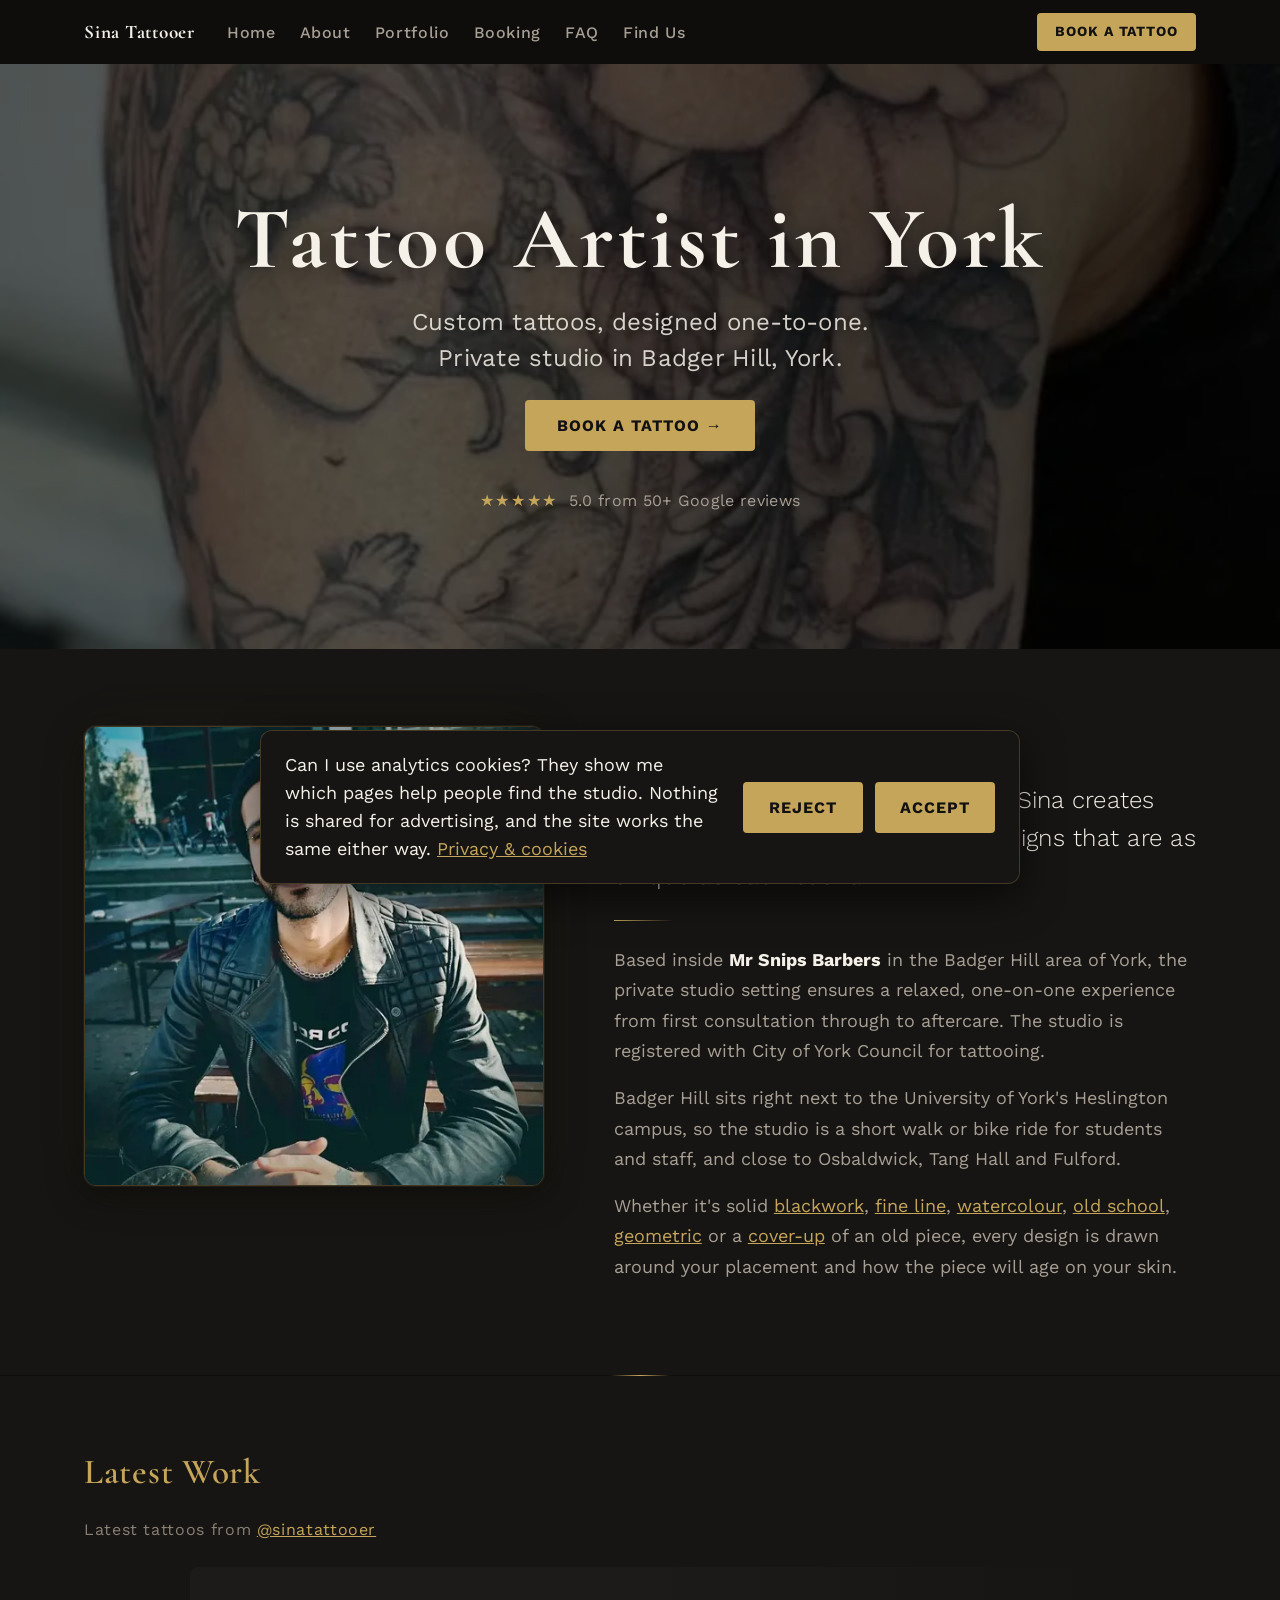
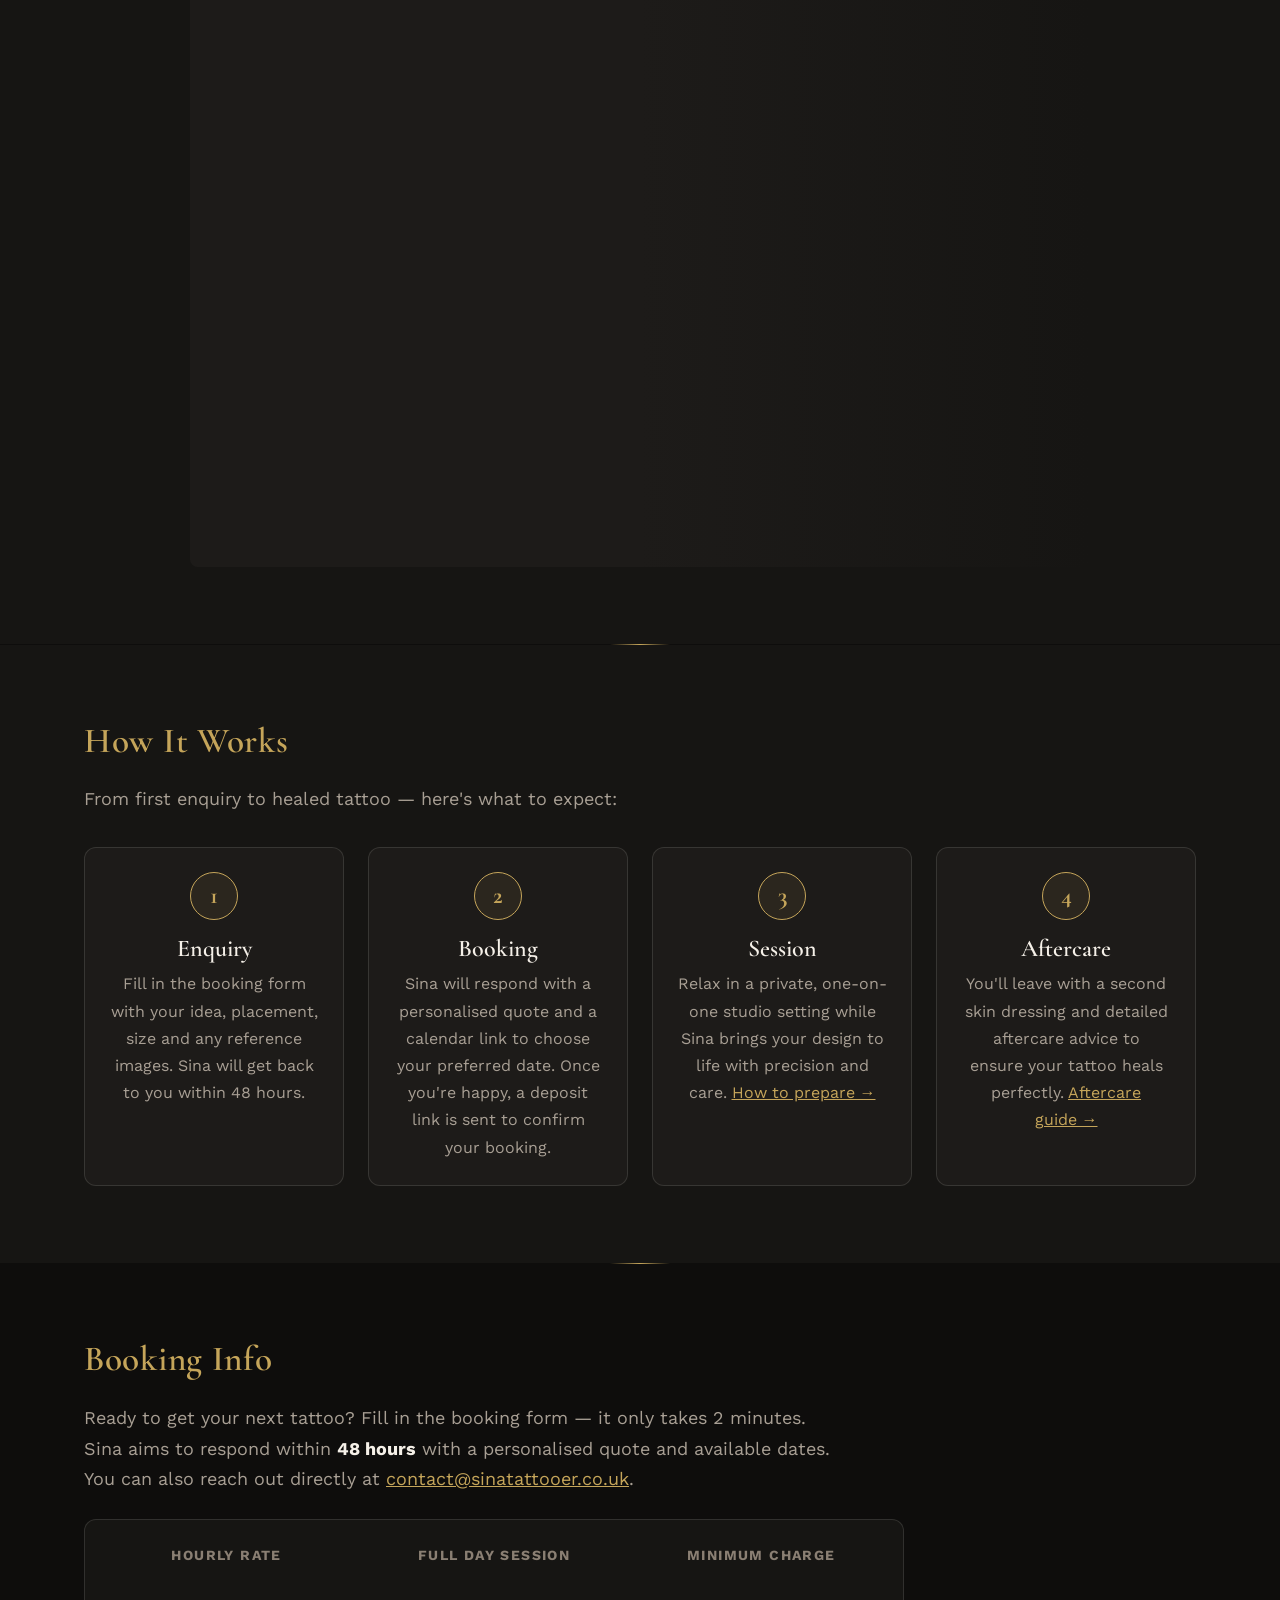
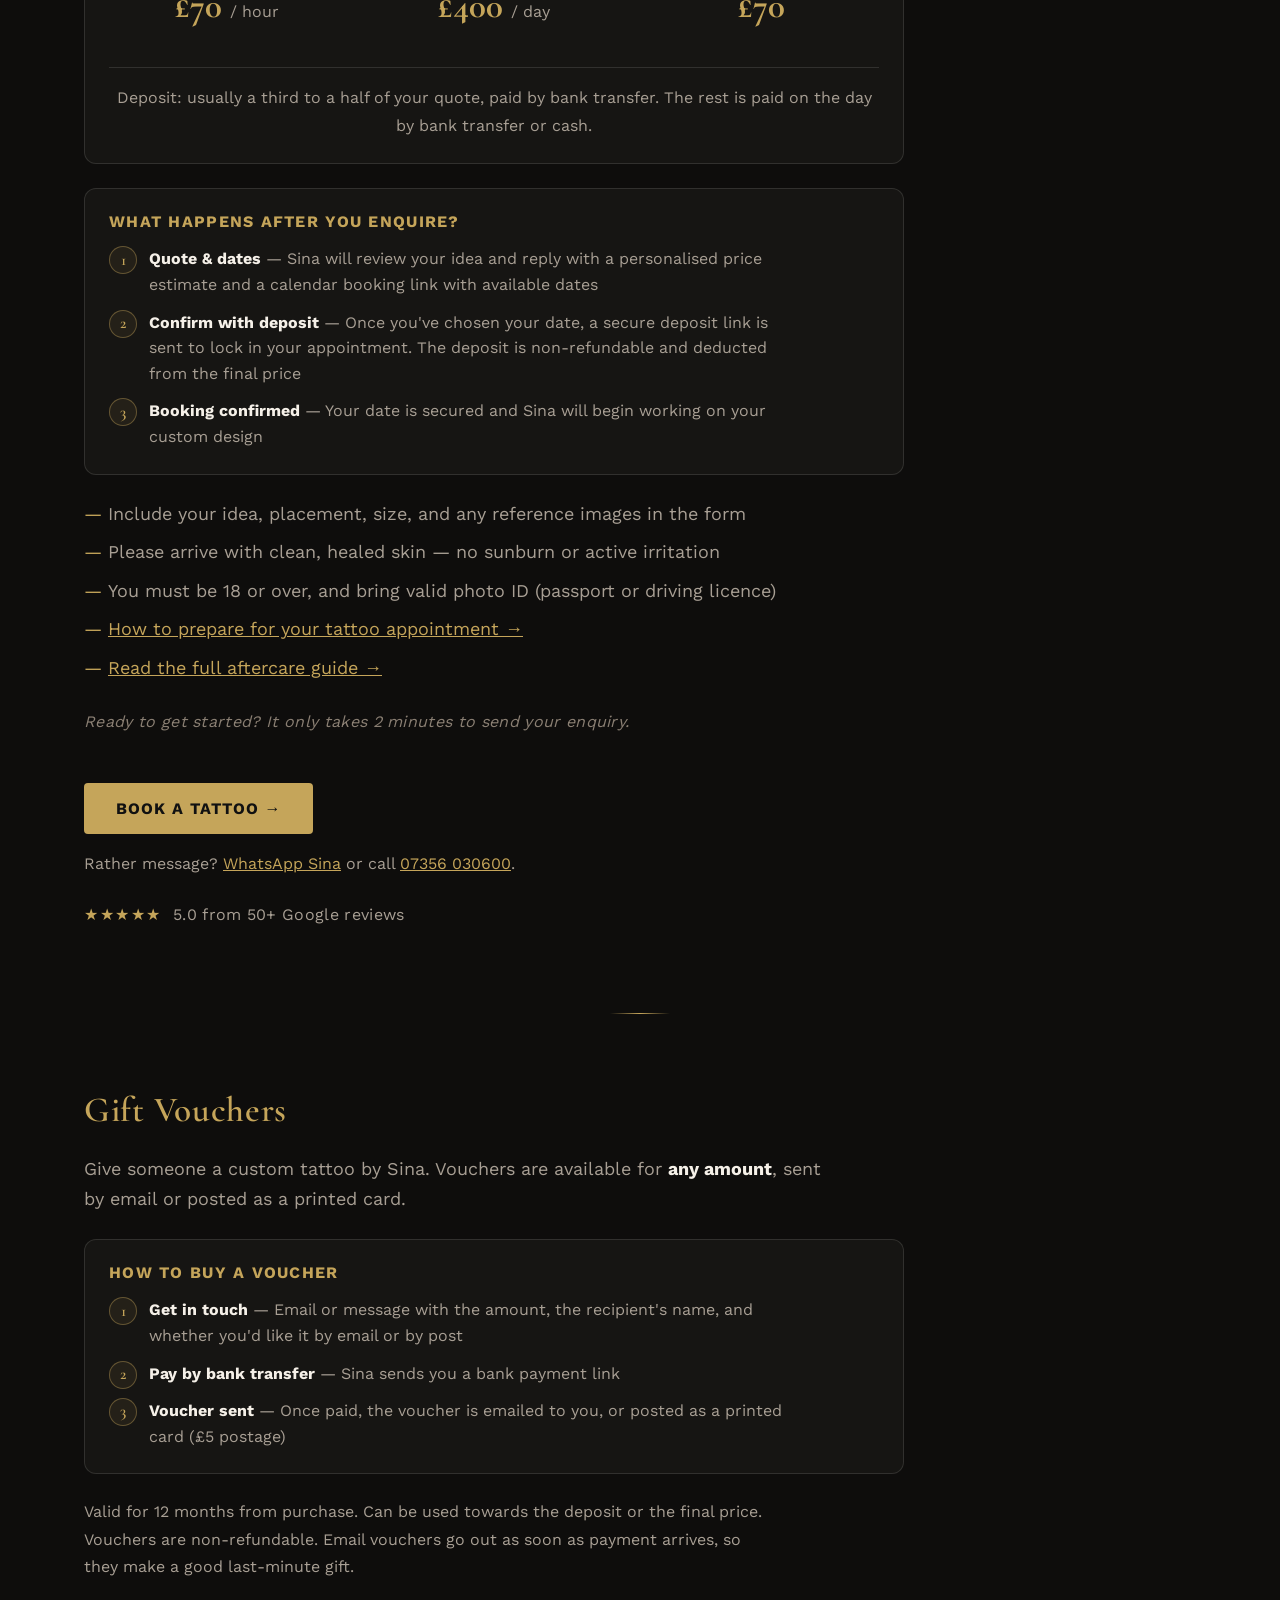
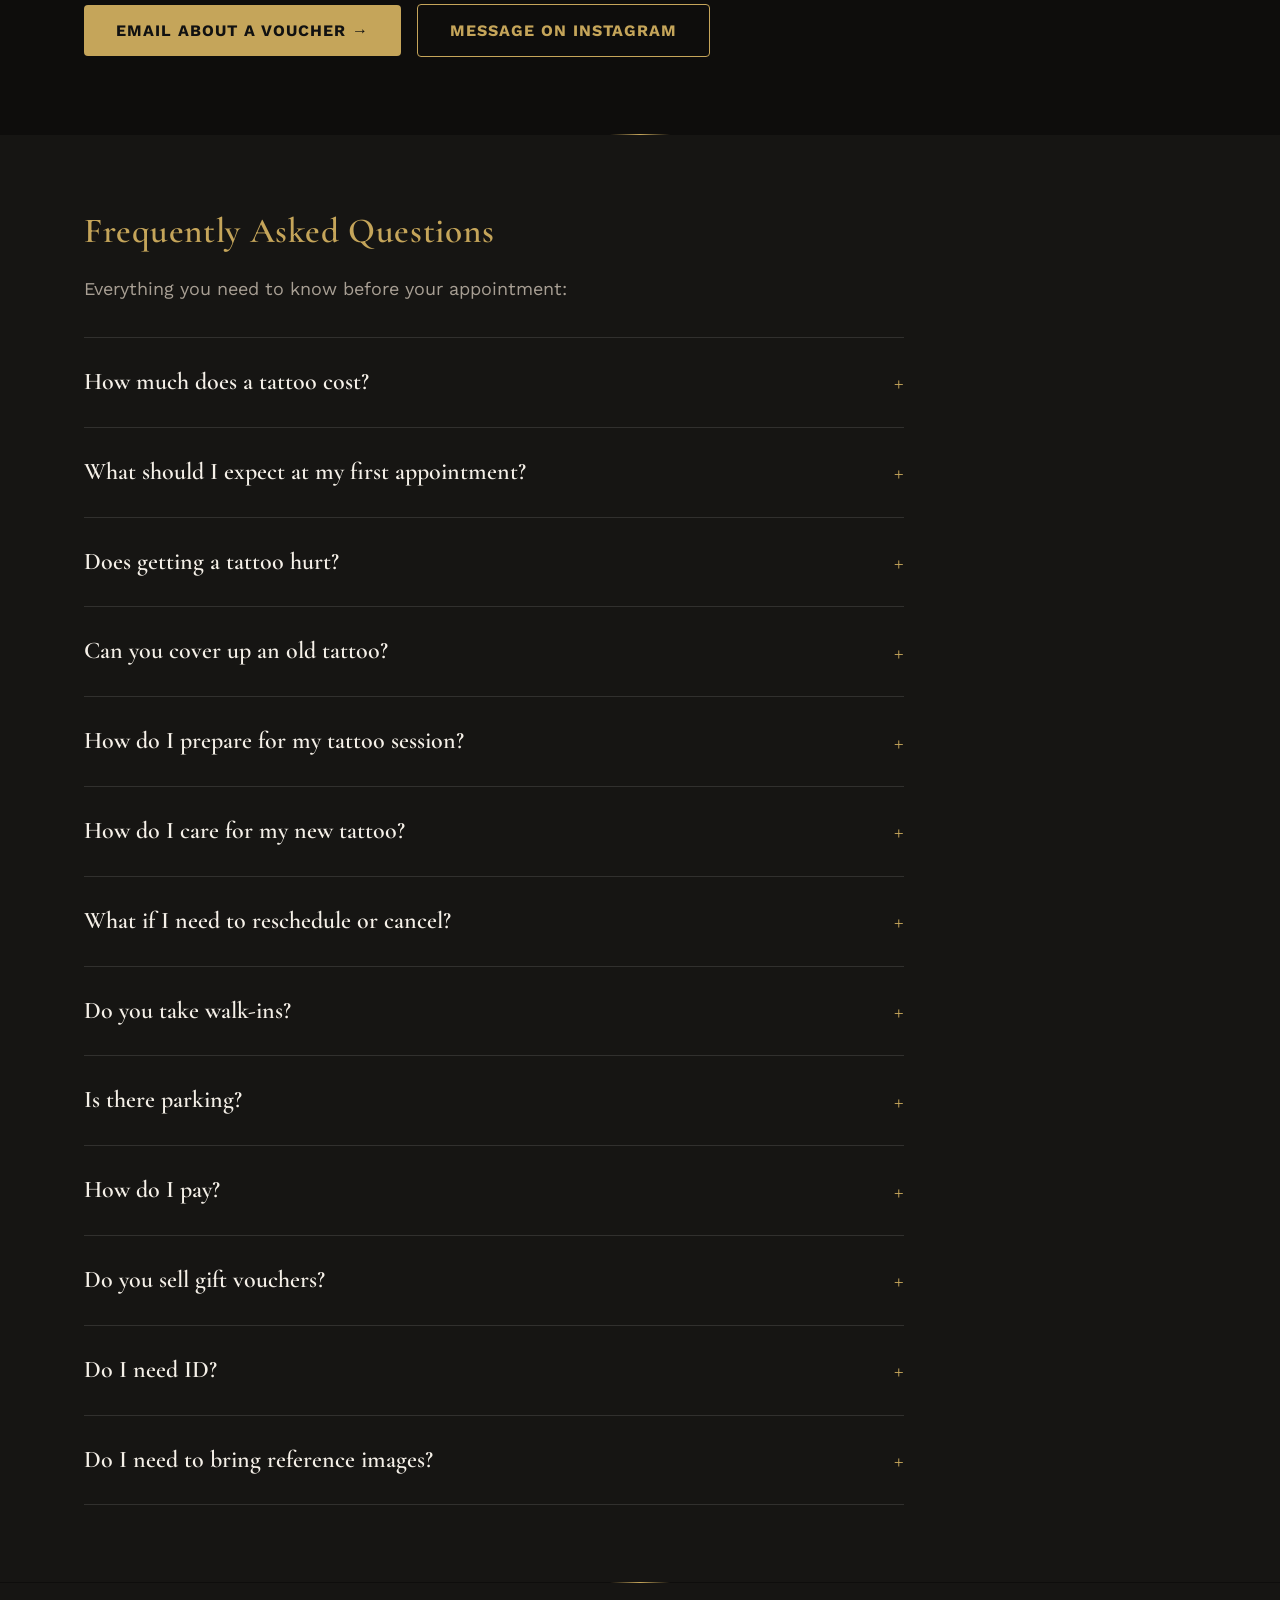
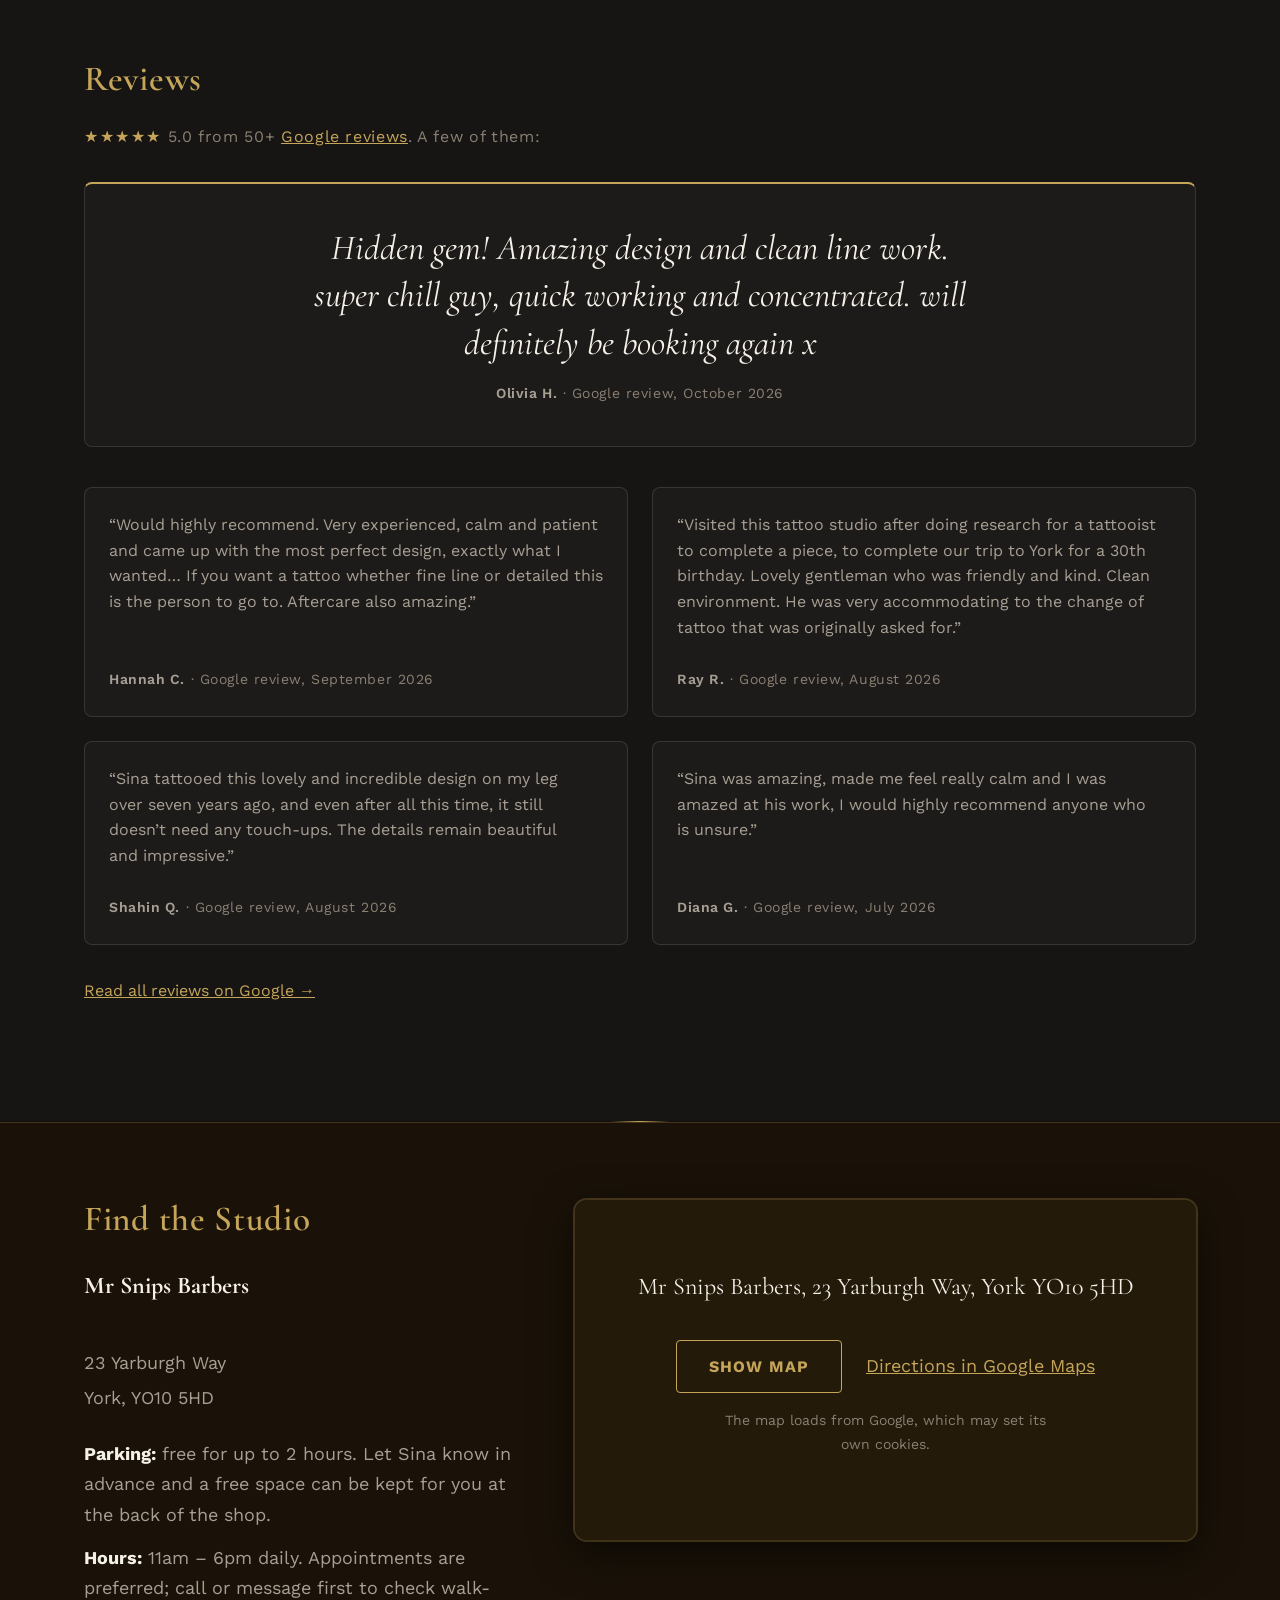
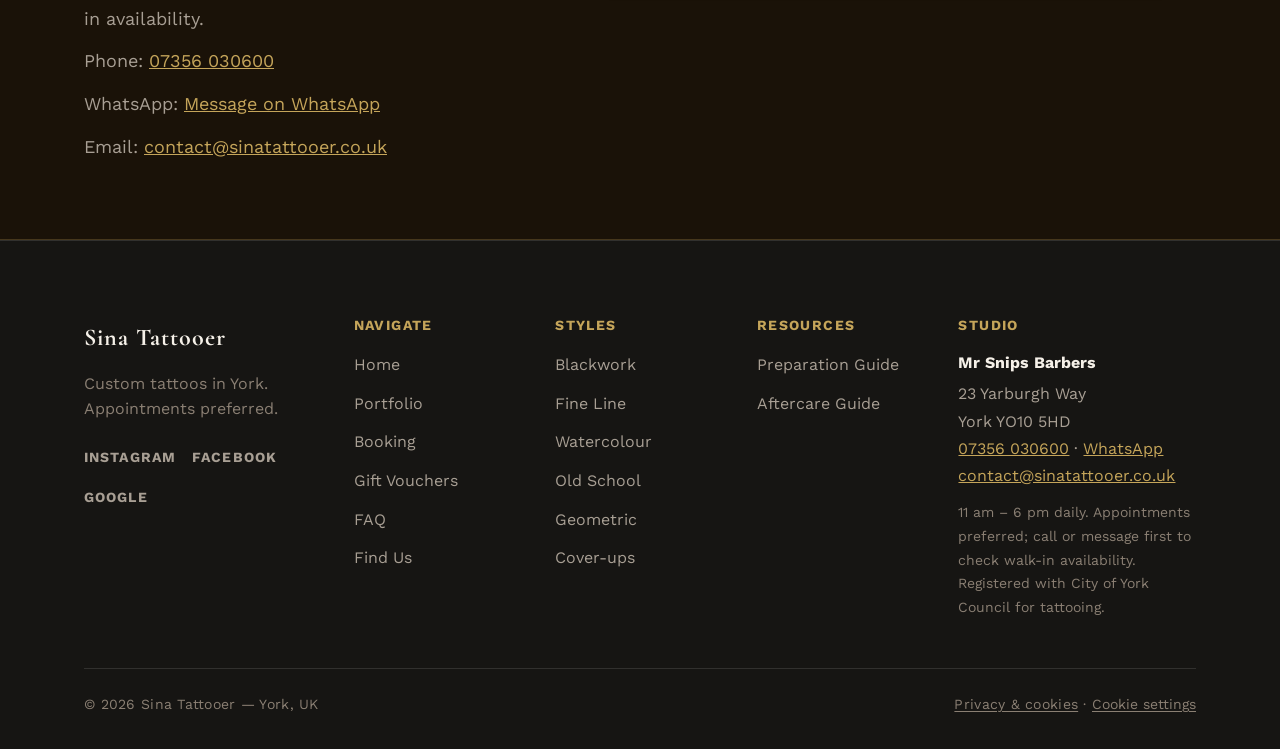
<file: index.html>
<!DOCTYPE html>
<html lang="en">

<head>
  <meta charset="UTF-8" />
  <!-- Consent Mode v2 defaults: must stay ABOVE Google Tag Manager. The visitor's choice is sent by consent.js -->
  <script>
    window.dataLayer = window.dataLayer || [];
    function gtag() { dataLayer.push(arguments); }
    (function () {
      var ok = false;
      try { var c = JSON.parse(localStorage.getItem('sina_consent')); ok = !!(c && c.v === 1 && c.analytics === true && Date.now() - c.ts < 31536000000); } catch (e) {}
      gtag('consent', 'default', { ad_storage: 'denied', ad_user_data: 'denied', ad_personalization: 'denied', analytics_storage: ok ? 'granted' : 'denied', wait_for_update: 500 });
      gtag('set', 'ads_data_redaction', true);
    })();
  </script>
  <!-- Google Tag Manager -->
  <script>(function (w, d, s, l, i) {
      if (/^(localhost|127\.0\.0\.1|\[::1\])$/.test(location.hostname)) return; // no analytics from local testing
      w[l] = w[l] || []; w[l].push({
        'gtm.start':
          new Date().getTime(), event: 'gtm.js'
      }); var f = d.getElementsByTagName(s)[0],
        j = d.createElement(s), dl = l != 'dataLayer' ? '&l=' + l : ''; j.async = true; j.src =
          'https://www.googletagmanager.com/gtm.js?id=' + i + dl; f.parentNode.insertBefore(j, f);
    })(window, document, 'script', 'dataLayer', 'GTM-ND862NVQ');</script>
  <!-- End Google Tag Manager -->

  <meta name="viewport" content="width=device-width, initial-scale=1" />
  <meta name="description"
    content="Tattoo artist in York, rated 5.0 from 50+ Google reviews. Custom fine line, blackwork, watercolour, old school and geometric tattoos, designed one-to-one." />
  <meta name="author" content="Sina Tattooer" />
  <meta name="theme-color" content="#0e0d0c" />
  <link rel="preload" as="image" href="images/tattoo1-640.webp" media="(max-width: 640px)" fetchpriority="high" />
  <link rel="preload" as="image" href="images/tattoo1.webp" media="(min-width: 641px)" fetchpriority="high" />
  <link rel="canonical" href="https://sinatattooer.co.uk/" />

  <!-- Favicon -->
  <link rel="icon" href="/favicon.ico" sizes="any" />
  <link rel="icon" href="/favicon.svg" type="image/svg+xml" />
  <link rel="apple-touch-icon" href="/apple-touch-icon.png" />

  <!-- Open Graph / Social Sharing -->
  <meta property="og:type" content="website" />
  <meta property="og:title"
    content="Tattoo Artist in York — Private Tattoo Studio | Sina Tattooer" />
  <meta property="og:description"
    content="Tattoo artist in York, rated 5.0 from 50+ Google reviews. Custom fine line, blackwork, watercolour, old school and geometric tattoos, designed one-to-one." />
  <meta property="og:url" content="https://sinatattooer.co.uk/" />
  <meta property="og:locale" content="en_GB" />
  <meta property="og:site_name" content="Sina Tattooer" />
  <meta property="og:image" content="https://sinatattooer.co.uk/images/share/home.jpg" />
  <meta property="og:image:width" content="1200" />
  <meta property="og:image:height" content="630" />
  <meta property="og:image:type" content="image/jpeg" />
  <meta property="og:image:alt" content="Custom blackwork tattoo by Sina Tattooer, York" />

  <!-- Twitter / X Card -->
  <meta name="twitter:card" content="summary_large_image" />
  <meta name="twitter:title"
    content="Tattoo Artist in York — Private Tattoo Studio | Sina Tattooer" />
  <meta name="twitter:description"
    content="Tattoo artist in York, rated 5.0 from 50+ Google reviews. Custom fine line, blackwork, watercolour, old school and geometric tattoos, designed one-to-one." />
  <meta name="twitter:image" content="https://sinatattooer.co.uk/images/share/home.jpg" />
  <meta name="twitter:image:alt" content="Custom blackwork tattoo by Sina Tattooer, York" />

  <title>Tattoo Artist in York — Private Tattoo Studio | Sina Tattooer</title>

  <!-- LocalBusiness Schema Markup -->
  <script type="application/ld+json">
  {
    "@context": "https://schema.org",
    "@type": "TattooParlor",
    "name": "Sina Tattooer",
    "description": "Custom blackwork, fine line, watercolour and geometric tattoos in York. Private studio, tattooing professionally since 2017. Appointments preferred.",
    "url": "https://sinatattooer.co.uk",
    "email": "contact@sinatattooer.co.uk",
    "telephone": "+447356030600",
    "image": "https://sinatattooer.co.uk/images/tattoo1.webp",
    "logo": "https://sinatattooer.co.uk/icon-512.png",
    "hasMap": "https://maps.google.com/?cid=9494495319318612564",
    "address": {
      "@type": "PostalAddress",
      "streetAddress": "23 Yarburgh Way, Mr Snips Barbers",
      "addressLocality": "York",
      "postalCode": "YO10 5HD",
      "addressCountry": "GB"
    },
    "geo": {
      "@type": "GeoCoordinates",
      "latitude": 53.9537,
      "longitude": -1.0393
    },
    "sameAs": [
      "https://instagram.com/sinatattooer",
      "https://facebook.com/sinatattooer"
    ],
    "areaServed": [
      {"@type": "City", "name": "York"},
      {"@type": "AdministrativeArea", "name": "North Yorkshire"}
    ],
    "openingHoursSpecification": [{
      "@type": "OpeningHoursSpecification",
      "dayOfWeek": ["Monday", "Tuesday", "Wednesday", "Thursday", "Friday", "Saturday", "Sunday"],
      "opens": "11:00",
      "closes": "18:00"
    }],
    "priceRange": "££",
    "paymentAccepted": "Cash, Bank transfer",
    "hasOfferCatalog": {
      "@type": "OfferCatalog",
      "name": "Tattoo Styles",
      "itemListElement": [
        {"@type": "Offer", "itemOffered": {"@type": "Service", "name": "Blackwork Tattoos York"}, "priceSpecification": [{"@type": "UnitPriceSpecification", "price": 70, "priceCurrency": "GBP", "unitCode": "HUR", "unitText": "hour"}, {"@type": "UnitPriceSpecification", "price": 400, "priceCurrency": "GBP", "unitCode": "DAY", "unitText": "full day"}]},
        {"@type": "Offer", "itemOffered": {"@type": "Service", "name": "Fine Line Tattoos York"}, "priceSpecification": [{"@type": "UnitPriceSpecification", "price": 70, "priceCurrency": "GBP", "unitCode": "HUR", "unitText": "hour"}, {"@type": "UnitPriceSpecification", "price": 400, "priceCurrency": "GBP", "unitCode": "DAY", "unitText": "full day"}]},
        {"@type": "Offer", "itemOffered": {"@type": "Service", "name": "Watercolour Tattoos York"}, "priceSpecification": [{"@type": "UnitPriceSpecification", "price": 70, "priceCurrency": "GBP", "unitCode": "HUR", "unitText": "hour"}, {"@type": "UnitPriceSpecification", "price": 400, "priceCurrency": "GBP", "unitCode": "DAY", "unitText": "full day"}]},
        {"@type": "Offer", "itemOffered": {"@type": "Service", "name": "Old School Traditional Tattoos York"}, "priceSpecification": [{"@type": "UnitPriceSpecification", "price": 70, "priceCurrency": "GBP", "unitCode": "HUR", "unitText": "hour"}, {"@type": "UnitPriceSpecification", "price": 400, "priceCurrency": "GBP", "unitCode": "DAY", "unitText": "full day"}]},
        {"@type": "Offer", "itemOffered": {"@type": "Service", "name": "Geometric Tattoos York"}, "priceSpecification": [{"@type": "UnitPriceSpecification", "price": 70, "priceCurrency": "GBP", "unitCode": "HUR", "unitText": "hour"}, {"@type": "UnitPriceSpecification", "price": 400, "priceCurrency": "GBP", "unitCode": "DAY", "unitText": "full day"}]},
        {"@type": "Offer", "itemOffered": {"@type": "Service", "name": "Cover-Up Tattoos York"}, "priceSpecification": [{"@type": "UnitPriceSpecification", "price": 70, "priceCurrency": "GBP", "unitCode": "HUR", "unitText": "hour"}, {"@type": "UnitPriceSpecification", "price": 400, "priceCurrency": "GBP", "unitCode": "DAY", "unitText": "full day"}]}
      ]
    }
  }
  </script>

  <!-- Fonts: Cormorant Garamond (display) + Work Sans (body), self-hosted in /fonts -->
  <link rel="preload" href="/fonts/work-sans-latin.woff2" as="font" type="font/woff2" crossorigin fetchpriority="low">
  <link rel="preload" href="/fonts/cormorant-garamond-latin.woff2" as="font" type="font/woff2" crossorigin fetchpriority="low">

  <!-- Behold loads lazily below the fold, so a DNS hint is enough. Google Maps
       only loads when the visitor clicks (it may set third-party cookies), see main.js -->
  <link rel="dns-prefetch" href="https://w.behold.so">

  <!-- Behold Instagram Feed Widget (Lazy-loaded) -->
  <script>
    (() => {
      const loadBeholdWidget = () => {
        const d = document, s = d.createElement("script");
        s.type = "module";
        s.src = "https://w.behold.so/widget.js";
        d.head.append(s);
      };
      if ('requestIdleCallback' in window) {
        requestIdleCallback(loadBeholdWidget, { timeout: 2000 });
      } else {
        setTimeout(loadBeholdWidget, 1000);
      }
    })();
  </script>


  <link rel="manifest" href="/manifest.json" />
  <link rel="stylesheet" href="style.css?v=20261122b" />
</head>

<body id="top">

  <!-- Skip to content (accessibility) -->
  <a class="skip-link" href="#main">Skip to main content</a>

  <!-- ========== NAVIGATION ========== -->
  <!-- partial:nav page="home" -->
  <nav class="site-nav" id="site-nav" aria-label="Main navigation">
    <div class="nav-inner">
      <a href="#top" class="nav-logo" aria-label="Sina Tattooer — back to top">Sina Tattooer</a>
      <a href="https://tally.so/r/LZJBLj" target="_blank" rel="noopener noreferrer" class="nav-book">Book</a>
      <button class="nav-toggle" id="navToggle" aria-expanded="false" aria-controls="navMenu" aria-label="Open menu"><span></span><span></span><span></span></button>
      <ul class="nav-links" id="navMenu" role="list">
        <li><a href="#top" class="nav-link" aria-current="page">Home</a></li>
        <li><a href="#about" class="nav-link">About</a></li>
        <li><a href="/portfolio" class="nav-link">Portfolio</a></li>
        <li><a href="#booking" class="nav-link">Booking</a></li>
        <li><a href="#faq" class="nav-link">FAQ</a></li>
        <li><a href="#contact" class="nav-link">Find Us</a></li>
      </ul>
      <a href="https://tally.so/r/LZJBLj" target="_blank" rel="noopener noreferrer" class="nav-cta">Book a Tattoo</a>
    </div>
  </nav>
  <!-- /partial:nav -->

  <header class="hero">
    <div class="hero-overlay">
      <picture>
        <source media="(max-width: 640px)" srcset="images/tattoo1-640.webp" width="640" height="853" />
        <img src="images/tattoo1.webp" alt="Custom blackwork tattoo by Sina Tattooer, York" class="hero-bg" width="900"
          height="1200" loading="eager" decoding="async" fetchpriority="high" />
      </picture>
      <div class="hero-content">
        <h1>Tattoo Artist in York</h1>
        <p class="hero-tagline"><span>Custom tattoos, designed one-to-one.</span> <span>Private studio in Badger Hill, York.</span></p>
        <a href="https://tally.so/r/LZJBLj" target="_blank" rel="noopener noreferrer" class="btn-book">Book a Tattoo
          &rarr;</a>
        <p class="rating-line"><a href="https://maps.google.com/?cid=9494495319318612564" target="_blank"
            rel="noopener noreferrer"><span aria-hidden="true">&#9733;&#9733;&#9733;&#9733;&#9733;</span> 5.0 from 50+ Google reviews</a></p>
      </div>
    </div>
  </header>

  <main id="main">
    <section class="about" id="about">
      <div class="about-inner container">
        <div class="about-portrait">
          <img src="images/sina-portrait.webp" srcset="images/sina-portrait-512.webp 512w, images/sina-portrait.webp 1024w"
            sizes="(max-width: 600px) 90vw, 380px" alt="Sina — tattoo artist based in York" width="500" height="500"
            loading="lazy" decoding="async" fetchpriority="low" />
        </div>
        <div class="about-text">
          <h2>About Me</h2>
          <p class="about-lead">Tattooing professionally since 2017, Sina creates deeply personal, custom
            tattoo designs that are as unique as each client.</p>
          <hr class="about-divider" />
          <p>Based inside <strong>Mr Snips Barbers</strong> in the Badger Hill area of York, the private studio setting
            ensures a relaxed, one-on-one experience from first consultation through to aftercare. The studio is
            registered with City of York Council for tattooing.</p>
          <p>Badger Hill sits right next to the University of York's Heslington campus, so the studio is a short walk
            or bike ride for students and staff, and close to Osbaldwick, Tang Hall and Fulford.</p>
          <p>Whether it's solid <a href="/blackwork-tattoos-york">blackwork</a>,
            <a href="/fineline-tattoos-york">fine line</a>, <a href="/watercolour-tattoos-york">watercolour</a>,
            <a href="/oldschool-tattoos-york">old school</a>, <a href="/geometric-tattoos-york">geometric</a> or a
            <a href="/cover-up-tattoos-york">cover-up</a> of an old piece, every design is drawn around your placement
            and how the piece will age on your skin.</p>
        </div>
      </div>
    </section>

    <hr class="section-divider" aria-hidden="true" />

    <!-- Latest Work: Live Instagram feed via Behold -->
    <section class="portfolio reveal" id="latest-work">
      <div class="container">
        <h2>Latest Work</h2>
        <p class="portfolio-sub">Latest tattoos from <a href="https://instagram.com/sinatattooer" target="_blank"
            rel="noopener noreferrer">@sinatattooer</a></p>
      </div>
      <div class="behold-wrapper skeleton-wrap">
        <behold-widget feed-id="Q0HZVWoPpxhbtybaeSIp"></behold-widget>
        <noscript>
          <p style="text-align:center;color:var(--color-text-muted);padding:var(--space-8) var(--space-4);">
            View the latest tattoos on
            <a href="https://instagram.com/sinatattooer" target="_blank" rel="noopener noreferrer">Instagram @sinatattooer</a>.
          </p>
        </noscript>
      </div>
    </section>

    <hr class="section-divider" aria-hidden="true" />

    <!-- How It Works -->
    <section class="process reveal" id="process">
      <div class="container">
        <h2>How It Works</h2>
        <p>From first enquiry to healed tattoo &mdash; here's what to expect:</p>
        <div class="process-steps">
          <div class="process-step">
            <div class="process-number">1</div>
            <h3>Enquiry</h3>
            <p>Fill in the booking form with your idea, placement, size and any reference images. Sina will get back to
              you within 48 hours.</p>
          </div>
          <div class="process-step">
            <div class="process-number">2</div>
            <h3>Booking</h3>
            <p>Sina will respond with a personalised quote and a calendar link to choose your preferred date. Once you're
              happy, a deposit link is sent to confirm your booking.</p>
          </div>
          <div class="process-step">
            <div class="process-number">3</div>
            <h3>Session</h3>
            <p>Relax in a private, one-on-one studio setting while Sina brings your design to life with precision and
              care. <a href="/tattoo-preparation">How to prepare &rarr;</a></p>
          </div>
          <div class="process-step">
            <div class="process-number">4</div>
            <h3>Aftercare</h3>
            <p>You'll leave with a second skin dressing and detailed aftercare advice to ensure your tattoo heals
              perfectly. <a href="/tattoo-aftercare">Aftercare guide &rarr;</a></p>
          </div>
        </div>
      </div>
    </section>

    <hr class="section-divider" aria-hidden="true" />

    <section class="booking container reveal" id="booking">
      <h2>Booking Info</h2>
      <p>Ready to get your next tattoo? Fill in the booking form &mdash; it only takes 2 minutes. Sina aims to respond
        within <strong>48 hours</strong> with a personalised quote and available dates. You can also reach out directly
        at <a href="mailto:contact@sinatattooer.co.uk">contact@sinatattooer.co.uk</a>.</p>

      <div class="pricing-highlight">
        <div class="pricing-item">
          <p class="pricing-label">Hourly Rate</p>
          <p class="pricing-value">&pound;70 <span>/ hour</span></p>
        </div>
        <div class="pricing-item">
          <p class="pricing-label">Full Day Session</p>
          <p class="pricing-value">&pound;400 <span>/ day</span></p>
        </div>
        <div class="pricing-item">
          <p class="pricing-label">Minimum Charge</p>
          <p class="pricing-value">&pound;70</p>
        </div>
        <p class="pricing-note">Deposit: usually a third to a half of your quote, paid by bank transfer. The rest is
          paid on the day by bank transfer or cash.</p>
      </div>

      <div class="booking-steps">
        <h3>What happens after you enquire?</h3>
        <ol class="booking-process-list">
          <li><strong>Quote &amp; dates</strong> &mdash; Sina will review your idea and reply with a personalised price
            estimate and a calendar booking link with available dates</li>
          <li><strong>Confirm with deposit</strong> &mdash; Once you've chosen your date, a secure deposit link is sent
            to lock in your appointment. The deposit is non-refundable and deducted from the final price</li>
          <li><strong>Booking confirmed</strong> &mdash; Your date is secured and Sina will begin working on your custom
            design</li>
        </ol>
      </div>

      <ul role="list">
        <li>Include your idea, placement, size, and any reference images in the form</li>
        <li>Please arrive with clean, healed skin &mdash; no sunburn or active irritation</li>
        <li>You must be 18 or over, and bring valid photo ID (passport or driving licence)</li>
        <li><a href="/tattoo-preparation">How to prepare for your tattoo appointment &rarr;</a></li>
        <li><a href="/tattoo-aftercare">Read the full aftercare guide &rarr;</a></li>
      </ul>
      <p class="booking-cta-note">Ready to get started? It only takes 2 minutes to send your enquiry.</p>
      <a href="https://tally.so/r/LZJBLj" target="_blank" rel="noopener noreferrer" class="btn-book btn-book--dark">Book
        a Tattoo &rarr;</a>
      <p class="booking-alt">Rather message? <a href="https://wa.me/message/T7P2PQ6A7SHEK1" target="_blank" rel="noopener noreferrer"
          data-cta="booking-whatsapp">WhatsApp Sina</a> or call <a href="tel:+447356030600"
          data-cta="booking-phone">07356 030600</a>.</p>
      <p class="rating-line"><a href="https://maps.google.com/?cid=9494495319318612564" target="_blank"
          rel="noopener noreferrer"><span aria-hidden="true">&#9733;&#9733;&#9733;&#9733;&#9733;</span> 5.0 from 50+ Google reviews</a></p>
    </section>

    <hr class="section-divider" aria-hidden="true" />

    <!-- Gift Vouchers -->
    <section class="vouchers container reveal" id="vouchers">
      <h2>Gift Vouchers</h2>
      <p>Give someone a custom tattoo by Sina. Vouchers are available for <strong>any amount</strong>, sent by email
        or posted as a printed card.</p>

      <div class="booking-steps">
        <h3>How to buy a voucher</h3>
        <ol class="booking-process-list">
          <li><strong>Get in touch</strong> &mdash; Email or message with the amount, the recipient's name, and
            whether you'd like it by email or by post</li>
          <li><strong>Pay by bank transfer</strong> &mdash; Sina sends you a bank payment link</li>
          <li><strong>Voucher sent</strong> &mdash; Once paid, the voucher is emailed to you, or posted as a printed
            card (&pound;5 postage)</li>
        </ol>
      </div>

      <p class="vouchers-terms">Valid for 12 months from purchase. Can be used towards the deposit or the final
        price. Vouchers are non-refundable. Email vouchers go out as soon as payment arrives, so they make a good last-minute gift.</p>

      <div class="vouchers-actions">
        <a href="mailto:contact@sinatattooer.co.uk?subject=Gift%20voucher&amp;body=Amount%3A%20%0ARecipient's%20name%3A%20%0ABy%20email%20or%20post%3A%20"
          class="btn-book" data-cta="voucher-email">Email about a voucher &rarr;</a>
        <a href="https://ig.me/m/sinatattooer" target="_blank" rel="noopener noreferrer" class="btn-instagram"
          data-cta="voucher-instagram">Message on Instagram</a>
      </div>
    </section>

    <hr class="section-divider" aria-hidden="true" />

    <!-- FAQ Section -->
    <section class="faq reveal" id="faq">
      <div class="container">
        <h2>Frequently Asked Questions</h2>
        <p>Everything you need to know before your appointment:</p>

        <div class="faq-list">
          <div class="faq-item">
            <button class="faq-question" aria-expanded="false">How much does a tattoo cost?</button>
            <div class="faq-answer" role="region">
              <div class="faq-answer-inner">
                <p>Sina charges <strong>&pound;70 per hour</strong> or <strong>&pound;400 for a full day session</strong>.
                  The total cost depends on the size, detail and placement of your tattoo. A personalised quote will be
                  provided after reviewing your enquiry.</p>
                <p>A non-refundable deposit is required to secure your appointment. This deposit is deducted from the
                  final price on the day of your session.</p>
              </div>
            </div>
          </div>

          <div class="faq-item">
            <button class="faq-question" aria-expanded="false">What should I expect at my first appointment?</button>
            <div class="faq-answer" role="region">
              <div class="faq-answer-inner">
                <p>On the day, Sina will walk you through the design, discuss placement and sizing, and apply a stencil so
                  you can see exactly how it will look before any ink touches skin. The studio is private and relaxed and
                  you can have as many breaks as you need.</p>
                <p>Please arrive well-rested, hydrated, and having eaten a proper meal. Avoid alcohol for at least 24
                  hours beforehand.</p>
              </div>
            </div>
          </div>

          <div class="faq-item">
            <button class="faq-question" aria-expanded="false">Does getting a tattoo hurt?</button>
            <div class="faq-answer" role="region">
              <div class="faq-answer-inner">
                <p>Pain levels vary depending on the placement, your personal tolerance, and the size of the piece. Areas
                  with thinner skin or closer to bone (ribs, spine, inner arm) tend to be more sensitive, while fleshier
                  areas (outer arm, thigh, calf) are generally more comfortable.</p>
                <p>Most clients describe the sensation as a scratching or vibrating feeling rather than sharp pain. Sina
                  works at a comfortable pace and is happy to take breaks whenever needed.</p>
                <p>Numbing cream isn't needed for most placements, but it's fine for very sensitive areas or large
                  blackout work. Mention it when you enquire.</p>
              </div>
            </div>
          </div>

          <div class="faq-item">
            <button class="faq-question" aria-expanded="false">Can you cover up an old tattoo?</button>
            <div class="faq-answer" role="region">
              <div class="faq-answer-inner">
                <p>Yes! Sina has extensive experience with cover-ups and reworks, using blackwork, Japanese or
                  traditional approaches depending on the piece. The best approach depends on the existing tattoo's
                  size, colour and placement. Send a clear photo of the current tattoo in your booking form and Sina
                  will advise on what's possible.</p>
                <p>Options will be discussed during your consultation. <a href="/cover-up-tattoos-york">More about
                  cover-ups &rarr;</a></p>
              </div>
            </div>
          </div>

          <div class="faq-item">
            <button class="faq-question" aria-expanded="false">How do I prepare for my tattoo session?</button>
            <div class="faq-answer" role="region">
              <div class="faq-answer-inner">
                <p>To get the best results and most comfortable experience:</p>
                <ul>
                  <li><strong>Eat a good meal</strong> before your appointment &mdash; low blood sugar can make you feel
                    lightheaded</li>
                  <li><strong>Stay hydrated</strong> in the days leading up to your session</li>
                  <li><strong>Avoid alcohol</strong> for at least 24 hours before your appointment &mdash; it thins the
                    blood</li>
                  <li><strong>Wear comfortable clothing</strong> that allows easy access to the tattoo area</li>
                  <li><strong>Avoid sunburn</strong> &mdash; tattooing sunburnt or irritated skin is not possible</li>
                </ul>
                <p><a href="/tattoo-preparation">Read the full preparation guide &rarr;</a></p>
              </div>
            </div>
          </div>

          <div class="faq-item">
            <button class="faq-question" aria-expanded="false">How do I care for my new tattoo?</button>
            <div class="faq-answer" role="region">
              <div class="faq-answer-inner">
                <p>Sina uses <strong>second skin</strong> (a medical-grade transparent adhesive film) to protect your
                  fresh tattoo. Keep it on for up to 72 hours, then gently remove in a warm shower. After removal,
                  wash with lukewarm water and fragrance-free antibacterial soap, pat dry with a clean paper towel.</p>
                <p>You'll also be recommended a <strong>specialist aftercare cream</strong> available at the studio for a
                  small cost. Apply a thin layer 2&ndash;3 times daily for the first 2 weeks. Avoid baths, swimming, direct
                  sunlight and tight clothing during healing.</p>
                <p>Your tattoo will peel and may feel itchy &mdash; <strong>do not pick or scratch.</strong> Once fully
                  healed (4&ndash;6 weeks), always apply SPF 30+ sunscreen to protect your tattoo from fading.</p>
                <p><a href="/tattoo-aftercare">Read the full aftercare guide &rarr;</a></p>
              </div>
            </div>
          </div>

          <div class="faq-item">
            <button class="faq-question" aria-expanded="false">What if I need to reschedule or cancel?</button>
            <div class="faq-answer" role="region">
              <div class="faq-answer-inner">
                <p>Life happens &mdash; if you need to reschedule, please give at least 48 hours. Your deposit can be
                  transferred to a new date.</p>
                <p>Late cancellations or no-shows will result in the loss of your deposit, as the time slot has been
                  reserved exclusively for you and custom design work may have already begun.</p>
              </div>
            </div>
          </div>

          <div class="faq-item">
            <button class="faq-question" aria-expanded="false">Do you take walk-ins?</button>
            <div class="faq-answer" role="region">
              <div class="faq-answer-inner">
                <p>Appointments are preferred, but walk-ins are possible when there's a free slot. Call or message first
                  to check walk-in availability: <a href="tel:+447356030600">07356 030600</a> or
                  <a href="https://wa.me/message/T7P2PQ6A7SHEK1" target="_blank" rel="noopener noreferrer" data-cta="faq-whatsapp">WhatsApp</a>.</p>
              </div>
            </div>
          </div>

          <div class="faq-item">
            <button class="faq-question" aria-expanded="false">Is there parking?</button>
            <div class="faq-answer" role="region">
              <div class="faq-answer-inner">
                <p>Yes. Parking near the studio is free for up to 2 hours. For a longer session, let Sina know before
                  your appointment and a free space can be kept for you at the back of the shop.</p>
              </div>
            </div>
          </div>

          <div class="faq-item">
            <button class="faq-question" aria-expanded="false">How do I pay?</button>
            <div class="faq-answer" role="region">
              <div class="faq-answer-inner">
                <p>The deposit is usually a third to a half of your quote. It's paid by bank transfer, using the payment
                  link in your booking confirmation email. The rest is paid on the day by bank transfer or cash. Card
                  payments aren't accepted.</p>
                <p>The payment link only arrives in your booking confirmation email, after you've chosen a date. If anyone
                  else asks you for a deposit in Sina's name, check with Sina first on
                  <a href="tel:+447356030600">07356 030600</a>.</p>
              </div>
            </div>
          </div>

          <div class="faq-item">
            <button class="faq-question" aria-expanded="false">Do you sell gift vouchers?</button>
            <div class="faq-answer" role="region">
              <div class="faq-answer-inner">
                <p>Yes, for any amount. Email or message with the amount and the recipient's name, pay by bank transfer,
                  and the voucher is emailed to you or posted as a printed card (&pound;5 postage). Vouchers are valid for
                  12 months, can be used towards the deposit or the final price, and are non-refundable.</p>
                <p><a href="#vouchers">How to buy a voucher &rarr;</a></p>
              </div>
            </div>
          </div>

          <div class="faq-item">
            <button class="faq-question" aria-expanded="false">Do I need ID?</button>
            <div class="faq-answer" role="region">
              <div class="faq-answer-inner">
                <p>Yes. By UK law you must be 18 or over to get a tattoo, so please bring valid photo ID (passport or
                  driving licence) to your appointment.</p>
              </div>
            </div>
          </div>

          <div class="faq-item">
            <button class="faq-question" aria-expanded="false">Do I need to bring reference images?</button>
            <div class="faq-answer" role="region">
              <div class="faq-answer-inner">
                <p>Reference images are incredibly helpful but not essential. They give Sina a clear idea of the style,
                  mood and elements you're drawn to. You can include them in the booking form or send them via email.</p>
                <p>Even if you only have a rough idea, Sina will work with you to develop the concept into a finished
                  design you'll love.</p>
              </div>
            </div>
          </div>
        </div>
      </div>
    </section>

    <hr class="section-divider" aria-hidden="true" />

    <!-- Reviews: hand-picked Google reviews as static HTML (verbatim; "&hellip;" marks cuts).
         Refresh from docs/reviews-shortlist.md every month or two. No Review schema: Google ignores self-serving review markup. -->
    <section class="reviews reveal" id="reviews">
      <div class="container">
        <h2>Reviews</h2>
        <p class="reviews-sub"><span aria-hidden="true">&#9733;&#9733;&#9733;&#9733;&#9733;</span> 5.0 from 50+
          <a href="https://maps.google.com/?cid=9494495319318612564" target="_blank" rel="noopener noreferrer">Google reviews</a>. A few of them:</p>
        <figure class="review-feature">
          <blockquote><p>Hidden gem! Amazing design and clean line work. super chill guy, quick working and concentrated.
              will definitely be booking again x</p></blockquote>
          <figcaption><strong>Olivia H.</strong> &middot; Google review, October 2026</figcaption>
        </figure>
        <ul class="review-cards" role="list">
          <li>
            <figure class="review-card">
              <blockquote><p>Would highly recommend. Very experienced, calm and patient and came up with the most perfect design, exactly what I wanted&hellip; If you want a tattoo whether fine line or detailed this is the person to go to. Aftercare also amazing.</p></blockquote>
              <figcaption><strong>Hannah C.</strong> &middot; Google review, September 2026</figcaption>
            </figure>
          </li>
          <li>
            <figure class="review-card">
              <blockquote><p>Visited this tattoo studio after doing research for a tattooist to complete a piece, to complete our trip to York for a 30th birthday. Lovely gentleman who was friendly and kind. Clean environment. He was very accommodating to the change of tattoo that was originally asked for.</p></blockquote>
              <figcaption><strong>Ray R.</strong> &middot; Google review, August 2026</figcaption>
            </figure>
          </li>
          <li>
            <figure class="review-card">
              <blockquote><p>Sina tattooed this lovely and incredible design on my leg over seven years ago, and even after all this time, it still doesn&rsquo;t need any touch-ups. The details remain beautiful and impressive.</p></blockquote>
              <figcaption><strong>Shahin Q.</strong> &middot; Google review, August 2026</figcaption>
            </figure>
          </li>
          <li>
            <figure class="review-card">
              <blockquote><p>Sina was amazing, made me feel really calm and I was amazed at his work, I would highly recommend anyone who is unsure.</p></blockquote>
              <figcaption><strong>Diana G.</strong> &middot; Google review, July 2026</figcaption>
            </figure>
          </li>
        </ul>
        <p class="reviews-all"><a href="https://maps.google.com/?cid=9494495319318612564" target="_blank" rel="noopener noreferrer" data-cta="reviews-google">Read
            all reviews on Google &rarr;</a></p>
      </div>
    </section>

    <hr class="section-divider" aria-hidden="true" />

    <!-- Contact & Map -->
    <section class="contact" id="contact">
      <div class="contact-inner">
        <div class="contact-details">
          <h2>Find the Studio</h2>
          <p class="contact-address">
            <strong>Mr Snips Barbers</strong><br />
            23 Yarburgh Way<br />
            York, YO10 5HD
          </p>
          <p class="contact-parking"><strong>Parking:</strong> free for up to 2 hours. Let Sina know in advance and a
            free space can be kept for you at the back of the shop.</p>
          <p class="contact-hours"><strong>Hours:</strong> 11am &ndash; 6pm daily. Appointments are preferred; call or
            message first to check walk-in availability.</p>
          <p class="contact-phone">Phone: <a href="tel:+447356030600" data-cta="contact-phone">07356 030600</a></p>
          <p class="contact-phone">WhatsApp: <a href="https://wa.me/message/T7P2PQ6A7SHEK1" target="_blank" rel="noopener noreferrer" data-cta="contact-whatsapp">Message on WhatsApp</a></p>
          <p class="contact-email">Email: <a href="mailto:contact@sinatattooer.co.uk">contact@sinatattooer.co.uk</a></p>
        </div>
        <div class="contact-map" data-map-src="https://www.google.com/maps/embed?pb=!1m18!1m12!1m3!1d2347.765971913322!2d-1.0393137232309981!3d53.953664472471665!2m3!1f0!2f0!3f0!3m2!1i1024!2i768!4f13.1!3m3!1m2!1s0x487931349112d19b%3A0x83c339305d984a54!2sSina%20Tattooer!5e0!3m2!1sen!2suk!4v1757958345921!5m2!1sen!2suk">
          <div class="embed-gate">
            <p class="embed-gate-title">Mr Snips Barbers, 23 Yarburgh Way, York YO10 5HD</p>
            <div class="embed-gate-actions">
              <button type="button" class="btn-instagram" data-embed-load="map">Show map</button>
              <a href="https://maps.google.com/?cid=9494495319318612564" target="_blank" rel="noopener noreferrer" data-cta="contact-directions">Directions in Google Maps</a>
            </div>
            <p class="embed-gate-note">The map loads from Google, which may set its own cookies.</p>
          </div>
        </div>
      </div>
    </section>
  </main>

  <!-- Back to Top -->
  <button class="back-to-top" id="backToTop" aria-label="Back to top">&uarr;</button>

  <!-- partial:footer -->
  <footer class="site-footer">
    <div class="footer-inner">
      <div class="footer-brand">
        <a href="/" class="footer-logo">Sina Tattooer</a>
        <p class="footer-tagline">Custom tattoos in York.<br>Appointments preferred.</p>
        <nav class="footer-social" aria-label="Social media"><a href="https://instagram.com/sinatattooer" target="_blank" rel="noopener noreferrer" aria-label="Instagram">Instagram</a><a href="https://facebook.com/sinatattooer" target="_blank" rel="noopener noreferrer" aria-label="Facebook">Facebook</a><a href="https://g.page/r/CVRKmF0wOcODEAE/review" target="_blank" rel="noopener noreferrer" aria-label="Google Reviews">Google</a></nav>
      </div>
      <div class="footer-col">
        <h3>Navigate</h3>
        <ul>
          <li><a href="/">Home</a></li>
          <li><a href="/portfolio">Portfolio</a></li>
          <li><a href="/#booking">Booking</a></li>
          <li><a href="/#vouchers">Gift Vouchers</a></li>
          <li><a href="/#faq">FAQ</a></li>
          <li><a href="/#contact">Find Us</a></li>
        </ul>
      </div>
      <div class="footer-col">
        <h3>Styles</h3>
        <ul>
          <li><a href="/blackwork-tattoos-york">Blackwork</a></li>
          <li><a href="/fineline-tattoos-york">Fine Line</a></li>
          <li><a href="/watercolour-tattoos-york">Watercolour</a></li>
          <li><a href="/oldschool-tattoos-york">Old School</a></li>
          <li><a href="/geometric-tattoos-york">Geometric</a></li>
          <li><a href="/cover-up-tattoos-york">Cover-ups</a></li>
        </ul>
      </div>
      <div class="footer-col">
        <h3>Resources</h3>
        <ul>
          <li><a href="/tattoo-preparation">Preparation Guide</a></li>
          <li><a href="/tattoo-aftercare">Aftercare Guide</a></li>
        </ul>
      </div>
      <div class="footer-col footer-contact">
        <h3>Studio</h3>
        <address><strong>Mr Snips Barbers</strong>23 Yarburgh Way<br>York YO10 5HD<br><a href="tel:+447356030600">07356 030600</a> &middot; <a href="https://wa.me/message/T7P2PQ6A7SHEK1" target="_blank" rel="noopener noreferrer">WhatsApp</a><br><a href="mailto:contact@sinatattooer.co.uk">contact@sinatattooer.co.uk</a></address>
        <p class="footer-hours">11 am – 6 pm daily. Appointments preferred; call or message first to check walk-in availability. Registered with City of York Council for tattooing.</p>
      </div>
    </div>
    <div class="footer-bottom">
      <p>&copy; <span id="footer-year">2026</span> Sina Tattooer &mdash; York, UK</p>
      <p class="footer-legal"><a href="/privacy">Privacy &amp; cookies</a> &middot; <button type="button" class="footer-cookie-btn" data-cookie-settings>Cookie settings</button></p>
    </div>
  </footer>
  <!-- /partial:footer -->

  <script src="components.js?v=20261122a"></script>
  <script src="main.js?v=20261122b"></script>

  <!-- FAQPage Schema -->
  <script type="application/ld+json">
  {
    "@context": "https://schema.org",
    "@type": "FAQPage",
    "mainEntity": [
      {
        "@type": "Question",
        "name": "How much does a tattoo cost?",
        "acceptedAnswer": {
          "@type": "Answer",
          "text": "Sina charges £70 per hour or £400 for a full day session. The total cost depends on the size, detail and placement of your tattoo. A personalised quote will be provided after reviewing your enquiry. A non-refundable deposit is required to secure your appointment. This deposit is deducted from the final price on the day of your session."
        }
      },
      {
        "@type": "Question",
        "name": "What should I expect at my first appointment?",
        "acceptedAnswer": {
          "@type": "Answer",
          "text": "On the day, Sina will walk you through the design, discuss placement and sizing, and apply a stencil so you can see exactly how it will look before any ink touches skin. The studio is private and relaxed and you can have as many breaks as you need. Please arrive well-rested, hydrated, and having eaten a proper meal. Avoid alcohol for at least 24 hours beforehand."
        }
      },
      {
        "@type": "Question",
        "name": "Does getting a tattoo hurt?",
        "acceptedAnswer": {
          "@type": "Answer",
          "text": "Pain levels vary depending on the placement, your personal tolerance, and the size of the piece. Areas with thinner skin or closer to bone (ribs, spine, inner arm) tend to be more sensitive, while fleshier areas (outer arm, thigh, calf) are generally more comfortable. Most clients describe the sensation as a scratching or vibrating feeling rather than sharp pain. Sina works at a comfortable pace and is happy to take breaks whenever needed. Numbing cream isn't needed for most placements, but it's fine for very sensitive areas or large blackout work. Mention it when you enquire."
        }
      },
      {
        "@type": "Question",
        "name": "Can you cover up an old tattoo?",
        "acceptedAnswer": {
          "@type": "Answer",
          "text": "Yes! Sina has extensive experience with cover-ups and reworks, using blackwork, Japanese or traditional approaches depending on the piece. The best approach depends on the existing tattoo's size, colour and placement. Send a clear photo of the current tattoo in your booking form and Sina will advise on what's possible. Options will be discussed during your consultation."
        }
      },
      {
        "@type": "Question",
        "name": "How do I prepare for my tattoo session?",
        "acceptedAnswer": {
          "@type": "Answer",
          "text": "Eat a good meal before your appointment — low blood sugar can make you feel lightheaded. Stay hydrated in the days leading up to your session. Avoid alcohol for at least 24 hours before your appointment — it thins the blood. Wear comfortable clothing that allows easy access to the tattoo area. Avoid sunburn — tattooing sunburnt or irritated skin is not possible."
        }
      },
      {
        "@type": "Question",
        "name": "How do I care for my new tattoo?",
        "acceptedAnswer": {
          "@type": "Answer",
          "text": "Sina uses second skin (a medical-grade transparent adhesive film) to protect your fresh tattoo. Keep it on for up to 72 hours, then gently remove in a warm shower. After removal, wash with lukewarm water and fragrance-free antibacterial soap, pat dry with a clean paper towel. You'll also be recommended a specialist aftercare cream available at the studio for a small cost. Apply a thin layer 2–3 times daily for the first 2 weeks. Avoid baths, swimming, direct sunlight and tight clothing during healing. Your tattoo will peel and may feel itchy — do not pick or scratch. Once fully healed (4–6 weeks), always apply SPF 30+ sunscreen to protect your tattoo from fading."
        }
      },
      {
        "@type": "Question",
        "name": "What if I need to reschedule or cancel?",
        "acceptedAnswer": {
          "@type": "Answer",
          "text": "Life happens — if you need to reschedule, please give at least 48 hours. Your deposit can be transferred to a new date. Late cancellations or no-shows will result in the loss of your deposit, as the time slot has been reserved exclusively for you and custom design work may have already begun."
        }
      },
      {
        "@type": "Question",
        "name": "Do you take walk-ins?",
        "acceptedAnswer": {
          "@type": "Answer",
          "text": "Appointments are preferred, but walk-ins are possible when there's a free slot. Call or message first to check walk-in availability: 07356 030600 or WhatsApp."
        }
      },
      {
        "@type": "Question",
        "name": "Is there parking?",
        "acceptedAnswer": {
          "@type": "Answer",
          "text": "Yes. Parking near the studio is free for up to 2 hours. For a longer session, let Sina know before your appointment and a free space can be kept for you at the back of the shop."
        }
      },
      {
        "@type": "Question",
        "name": "How do I pay?",
        "acceptedAnswer": {
          "@type": "Answer",
          "text": "The deposit is usually a third to a half of your quote. It's paid by bank transfer, using the payment link in your booking confirmation email. The rest is paid on the day by bank transfer or cash. Card payments aren't accepted. The payment link only arrives in your booking confirmation email, after you've chosen a date. If anyone else asks you for a deposit in Sina's name, check with Sina first on 07356 030600."
        }
      },
      {
        "@type": "Question",
        "name": "Do you sell gift vouchers?",
        "acceptedAnswer": {
          "@type": "Answer",
          "text": "Yes, for any amount. Email or message with the amount and the recipient's name, pay by bank transfer, and the voucher is emailed to you or posted as a printed card (£5 postage). Vouchers are valid for 12 months, can be used towards the deposit or the final price, and are non-refundable."
        }
      },
      {
        "@type": "Question",
        "name": "Do I need ID?",
        "acceptedAnswer": {
          "@type": "Answer",
          "text": "Yes. By UK law you must be 18 or over to get a tattoo, so please bring valid photo ID (passport or driving licence) to your appointment."
        }
      },
      {
        "@type": "Question",
        "name": "Do I need to bring reference images?",
        "acceptedAnswer": {
          "@type": "Answer",
          "text": "Reference images are incredibly helpful but not essential. They give Sina a clear idea of the style, mood and elements you're drawn to. You can include them in the booking form or send them via email. Even if you only have a rough idea, Sina will work with you to develop the concept into a finished design you'll love."
        }
      }
    ]
  }
  </script>
  <script src="consent.js?v=20261105" defer></script>
</body>

</html>
</file>
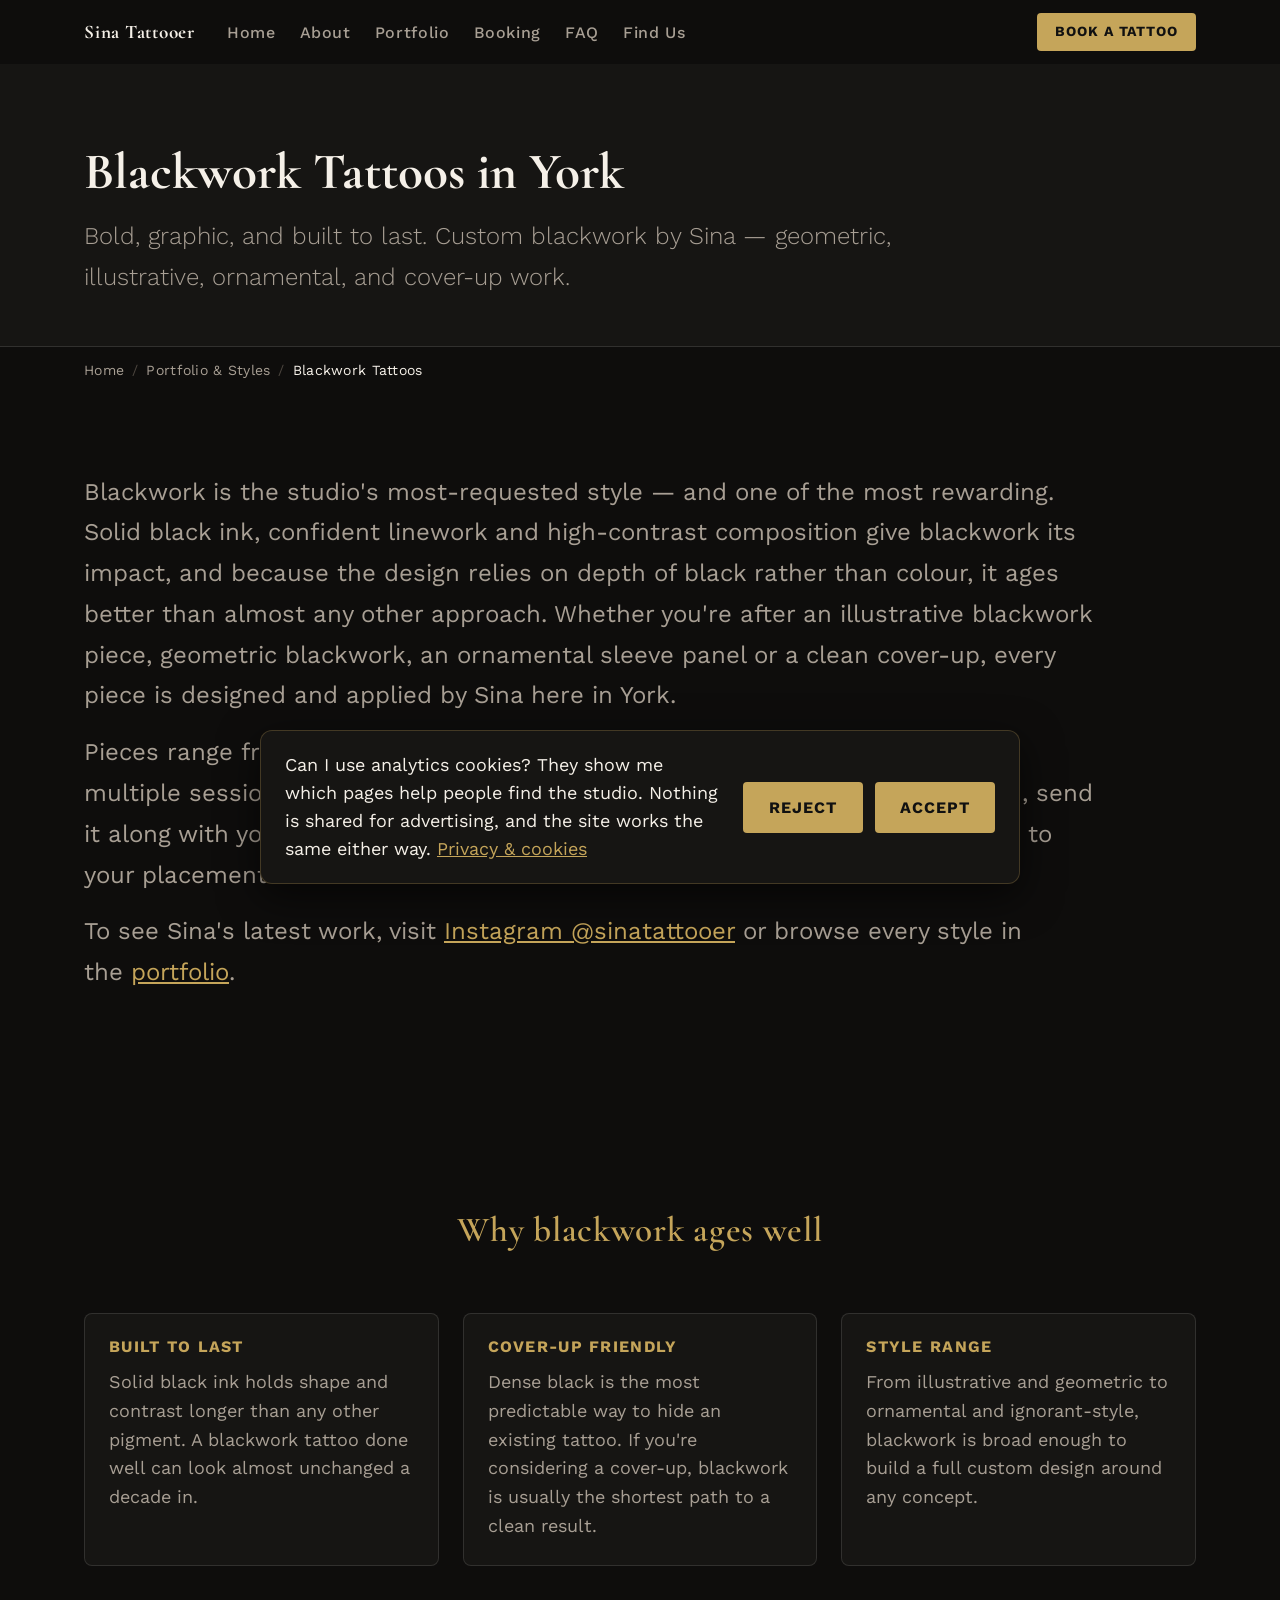
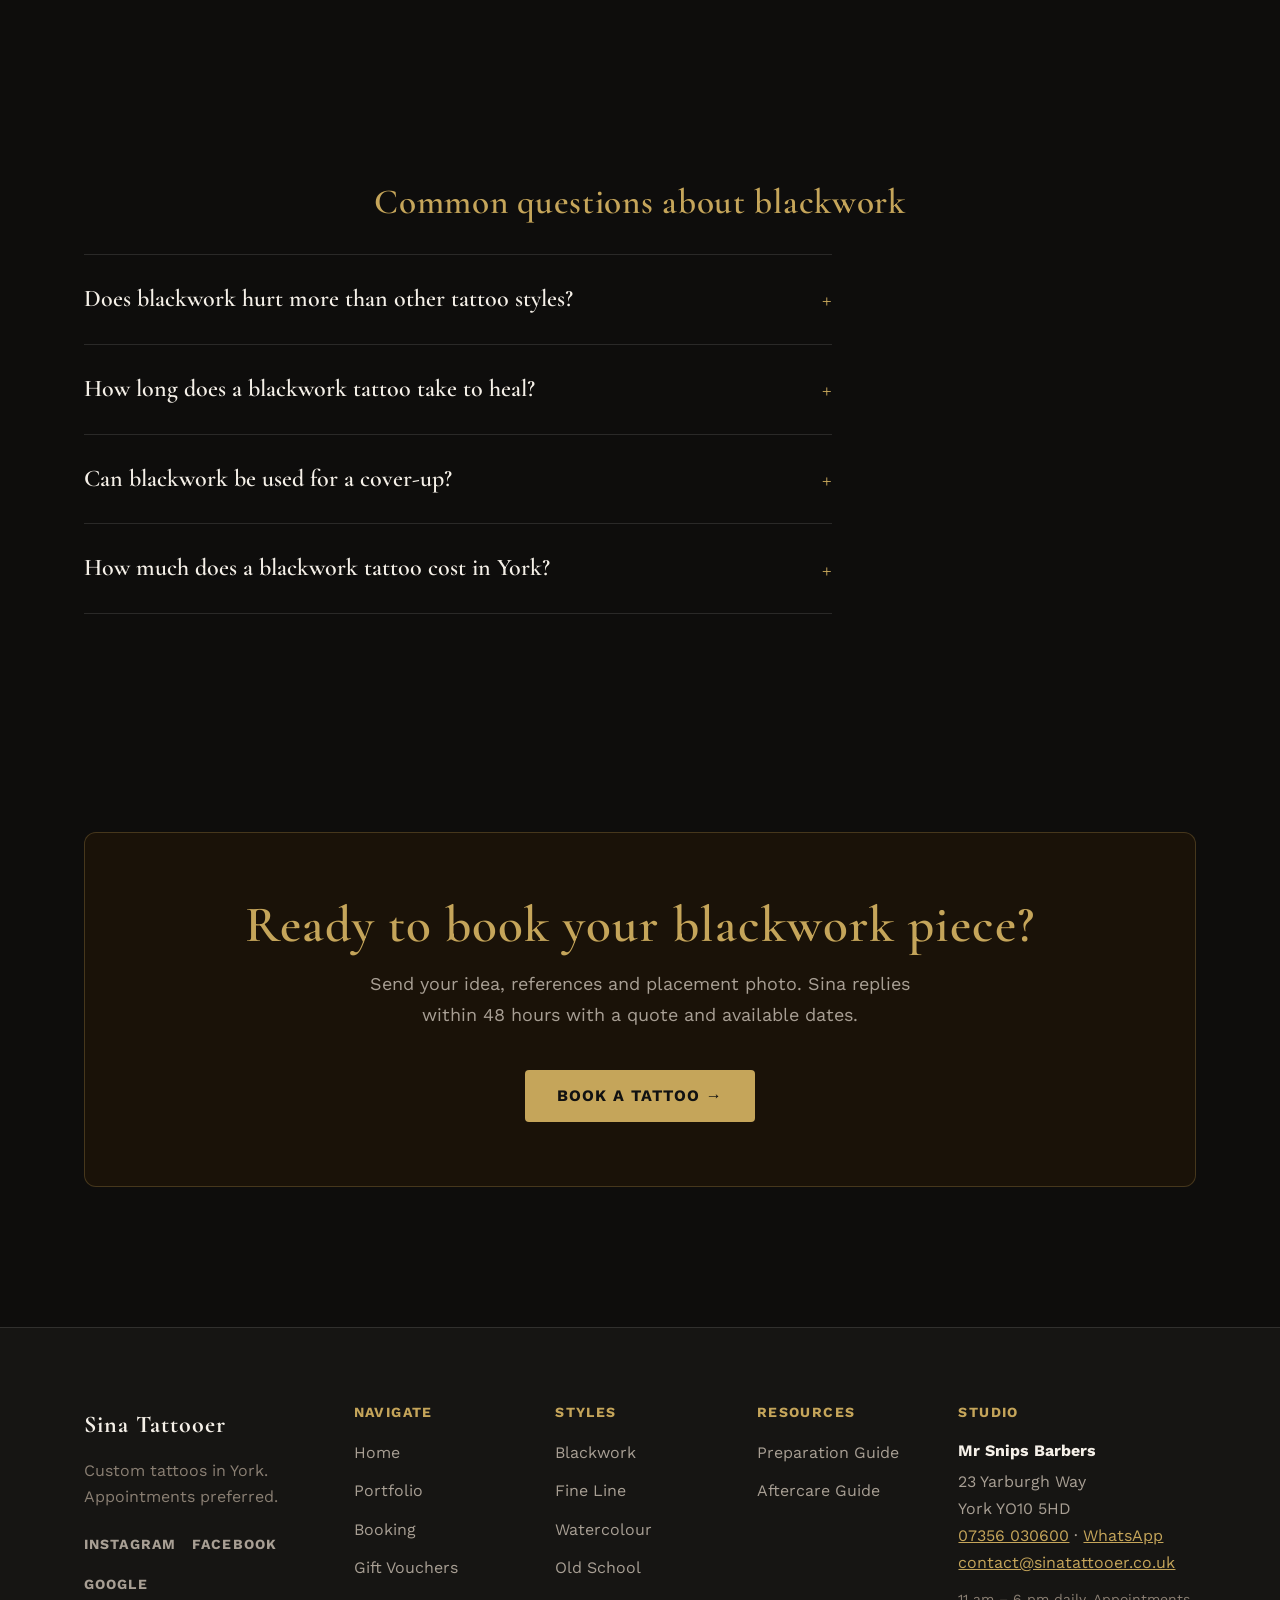
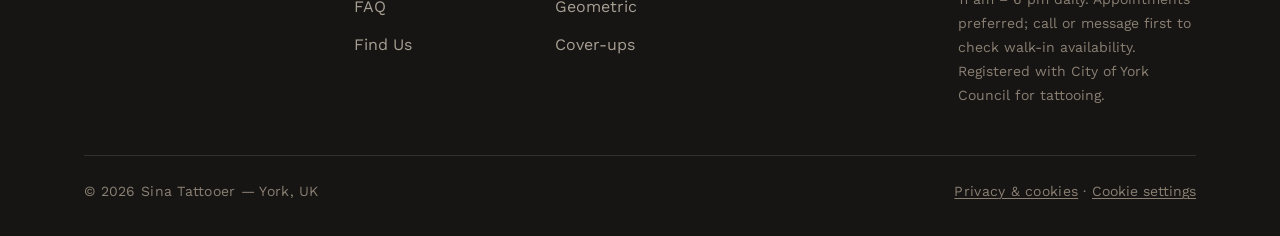
<file: blackwork-tattoos-york.html>
<!DOCTYPE html>
<html lang="en">

<head>
  <meta charset="UTF-8" />
  <!-- Consent Mode v2 defaults: must stay ABOVE Google Tag Manager. The visitor's choice is sent by consent.js -->
  <script>
    window.dataLayer = window.dataLayer || [];
    function gtag() { dataLayer.push(arguments); }
    (function () {
      var ok = false;
      try { var c = JSON.parse(localStorage.getItem('sina_consent')); ok = !!(c && c.v === 1 && c.analytics === true && Date.now() - c.ts < 31536000000); } catch (e) {}
      gtag('consent', 'default', { ad_storage: 'denied', ad_user_data: 'denied', ad_personalization: 'denied', analytics_storage: ok ? 'granted' : 'denied', wait_for_update: 500 });
      gtag('set', 'ads_data_redaction', true);
    })();
  </script>
  <!-- Google Tag Manager -->
  <script>(function (w, d, s, l, i) {
      if (/^(localhost|127\.0\.0\.1|\[::1\])$/.test(location.hostname)) return; // no analytics from local testing
      w[l] = w[l] || []; w[l].push({
        'gtm.start':
          new Date().getTime(), event: 'gtm.js'
      }); var f = d.getElementsByTagName(s)[0],
        j = d.createElement(s), dl = l != 'dataLayer' ? '&l=' + l : ''; j.async = true; j.src =
          'https://www.googletagmanager.com/gtm.js?id=' + i + dl; f.parentNode.insertBefore(j, f);
    })(window, document, 'script', 'dataLayer', 'GTM-ND862NVQ');</script>
  <!-- End Google Tag Manager -->

  <meta name="viewport" content="width=device-width, initial-scale=1" />
  <meta name="description"
    content="Blackwork tattoos in York by Sina Tattooer: bold solid black, illustrative and ornamental blackwork, plus blackwork cover-ups. Custom designs, book direct." />
  <meta name="author" content="Sina Tattooer" />
  <meta name="theme-color" content="#0e0d0c" />
  <link rel="canonical" href="https://sinatattooer.co.uk/blackwork-tattoos-york" />

  <!-- Favicon -->
  <link rel="icon" href="/favicon.ico" sizes="any" />
  <link rel="icon" href="/favicon.svg" type="image/svg+xml" />
  <link rel="apple-touch-icon" href="/apple-touch-icon.png" />

  <!-- Open Graph / Social Sharing -->
  <meta property="og:type" content="website" />
  <meta property="og:title" content="Blackwork Tattoos in York | Sina Tattooer" />
  <meta property="og:description"
    content="Blackwork tattoos in York by Sina Tattooer: bold solid black, illustrative and ornamental blackwork, plus blackwork cover-ups. Custom designs, book direct." />
  <meta property="og:url" content="https://sinatattooer.co.uk/blackwork-tattoos-york" />
  <meta property="og:locale" content="en_GB" />
  <meta property="og:site_name" content="Sina Tattooer" />
  <meta property="og:image" content="https://sinatattooer.co.uk/images/share/blackwork.jpg" />
  <meta property="og:image:width" content="1200" />
  <meta property="og:image:height" content="630" />
  <meta property="og:image:type" content="image/jpeg" />
  <meta property="og:image:alt" content="Blackwork tattoo by Sina Tattooer, York" />

  <title>Blackwork Tattoos in York | Sina Tattooer</title>

  <!-- Twitter / X Card -->
  <meta name="twitter:card" content="summary_large_image" />
  <meta name="twitter:title" content="Blackwork Tattoos in York | Sina Tattooer" />
  <meta name="twitter:description"
    content="Blackwork tattoos in York by Sina Tattooer: bold solid black, illustrative and ornamental blackwork, plus blackwork cover-ups. Custom designs, book direct." />
  <meta name="twitter:image" content="https://sinatattooer.co.uk/images/share/blackwork.jpg" />
  <meta name="twitter:image:alt" content="Blackwork tattoo by Sina Tattooer, York" />

  <!-- Fonts -->
  <link rel="preload" href="/fonts/work-sans-latin.woff2" as="font" type="font/woff2" crossorigin fetchpriority="low">
  <link rel="preload" href="/fonts/cormorant-garamond-latin.woff2" as="font" type="font/woff2" crossorigin fetchpriority="low">

  <!-- BreadcrumbList Schema -->
  <script type="application/ld+json">
  {
    "@context": "https://schema.org",
    "@type": "BreadcrumbList",
    "itemListElement": [
      {"@type": "ListItem", "position": 1, "name": "Home", "item": "https://sinatattooer.co.uk/"},
      {"@type": "ListItem", "position": 2, "name": "Portfolio & Styles", "item": "https://sinatattooer.co.uk/portfolio"},
      {"@type": "ListItem", "position": 3, "name": "Blackwork Tattoos in York", "item": "https://sinatattooer.co.uk/blackwork-tattoos-york"}
    ]
  }
  </script>

  <!-- Service Schema -->
  <script type="application/ld+json">
  {
    "@context": "https://schema.org",
    "@type": "Service",
    "serviceType": "Blackwork tattoo",
    "name": "Blackwork Tattoos in York",
    "description": "Custom blackwork tattoos by Sina Tattooer in York — bold solid black designs, illustrative blackwork, geometric and ornamental blackwork, and cover-ups.",
    "areaServed": { "@type": "City", "name": "York" },
    "provider": {
      "@type": "TattooParlor",
      "name": "Sina Tattooer",
      "address": {
        "@type": "PostalAddress",
        "streetAddress": "Mr Snips Barbers, 23 Yarburgh Way",
        "addressLocality": "York",
        "postalCode": "YO10 5HD",
        "addressCountry": "GB"
      },
      "url": "https://sinatattooer.co.uk/",
      "image": "https://sinatattooer.co.uk/images/tattoo1.webp"
    },
    "url": "https://sinatattooer.co.uk/blackwork-tattoos-york"
  }
  </script>

  <!-- FAQPage Schema -->
  <script type="application/ld+json">
  {
    "@context": "https://schema.org",
    "@type": "FAQPage",
    "mainEntity": [
      {
        "@type": "Question",
        "name": "Does blackwork hurt more than other tattoo styles?",
        "acceptedAnswer": {
          "@type": "Answer",
          "text": "Pain is mostly down to placement, not style. Solid black fills can feel slightly more intense than line-only work because the area is gone over more, but Sina paces sessions and you can take breaks whenever you need. Most clients describe blackwork as comparable to other styles in the same area. Numbing cream isn't needed for most placements, but it's fine for very sensitive areas or large blackout work. Mention it when you enquire."
        }
      },
      {
        "@type": "Question",
        "name": "How long does a blackwork tattoo take to heal?",
        "acceptedAnswer": {
          "@type": "Answer",
          "text": "Surface healing takes around 2–3 weeks, and the deeper layers settle over 2–3 months. Solid black areas may peel more visibly during the first fortnight, which is normal. Follow the aftercare guide and the design ages exceptionally well."
        }
      },
      {
        "@type": "Question",
        "name": "Can blackwork be used for a cover-up?",
        "acceptedAnswer": {
          "@type": "Answer",
          "text": "Yes — blackwork is one of the most reliable cover-up approaches. Solid black or dense illustrative work hides previous tattoos predictably. Send a clear photo via the booking form and Sina will tell you what is realistic. Read more about cover-up tattoos."
        }
      },
      {
        "@type": "Question",
        "name": "How much does a blackwork tattoo cost in York?",
        "acceptedAnswer": {
          "@type": "Answer",
          "text": "Pricing is £70 per hour or £400 for a full day. A non-refundable deposit secures the appointment and is deducted from the final price. Most small-to-medium blackwork pieces fit in a single session."
        }
      }
    ]
  }
  </script>

  <link rel="manifest" href="/manifest.json" />
  <link rel="stylesheet" href="style.css?v=20261122b" />
</head>

<body>

  <a class="skip-link" href="#main">Skip to main content</a>

  <!-- partial:nav page="portfolio" -->
  <nav class="site-nav" id="site-nav" aria-label="Main navigation">
    <div class="nav-inner">
      <a href="/" class="nav-logo" aria-label="Sina Tattooer — back to home">Sina Tattooer</a>
      <a href="https://tally.so/r/LZJBLj" target="_blank" rel="noopener noreferrer" class="nav-book">Book</a>
      <button class="nav-toggle" id="navToggle" aria-expanded="false" aria-controls="navMenu" aria-label="Open menu"><span></span><span></span><span></span></button>
      <ul class="nav-links" id="navMenu" role="list">
        <li><a href="/" class="nav-link">Home</a></li>
        <li><a href="/#about" class="nav-link">About</a></li>
        <li><a href="/portfolio" class="nav-link" aria-current="page">Portfolio</a></li>
        <li><a href="/#booking" class="nav-link">Booking</a></li>
        <li><a href="/#faq" class="nav-link">FAQ</a></li>
        <li><a href="/#contact" class="nav-link">Find Us</a></li>
      </ul>
      <a href="https://tally.so/r/LZJBLj" target="_blank" rel="noopener noreferrer" class="nav-cta">Book a Tattoo</a>
    </div>
  </nav>
  <!-- /partial:nav -->

  <!-- ========== PAGE HEADER ========== -->
  <header class="page-header">
    <div class="container">
      <h1>Blackwork Tattoos in York</h1>
      <p class="page-header-sub">Bold, graphic, and built to last. Custom blackwork by Sina — geometric, illustrative, ornamental, and cover-up work.</p>
    </div>
  </header>
    <nav class="breadcrumbs" aria-label="Breadcrumb"><ol><li><a href="/">Home</a></li><li><a href="/portfolio">Portfolio &amp; Styles</a></li><li><span aria-current="page">Blackwork Tattoos</span></li></ol></nav>

  <main id="main">

    <!-- ========== INTRO ========== -->
    <section class="container gallery-page-intro reveal">
      <p>
        Blackwork is the studio's most-requested style — and one of the most rewarding. Solid black ink, confident linework and high-contrast composition give blackwork its impact, and because the design relies on depth of black rather than colour, it ages better than almost any other approach. Whether you're after an illustrative blackwork piece, geometric blackwork, an ornamental sleeve panel or a clean cover-up, every piece is designed and applied by Sina here in York.
      </p>
      <p>
        Pieces range from small single-session tattoos to larger custom builds across multiple sessions. If you have a reference that's close to what you have in mind, send it along with your booking enquiry and Sina will sketch a custom design tailored to your placement and idea.
      </p>
      <p>
        To see Sina's latest work, visit <a href="https://instagram.com/sinatattooer" target="_blank" rel="noopener noreferrer">Instagram @sinatattooer</a> or browse every style in the <a href="/portfolio">portfolio</a>.
      </p>
    </section>

    <!-- ========== WHY THIS STYLE ========== -->
    <section class="container reveal" aria-labelledby="why-blackwork">
      <h2 class="gallery-section-heading" id="why-blackwork">Why blackwork ages well</h2>
      <div class="style-why">
        <div class="style-why-card">
          <h3>Built to last</h3>
          <p>Solid black ink holds shape and contrast longer than any other pigment. A blackwork tattoo done well can look almost unchanged a decade in.</p>
        </div>
        <div class="style-why-card">
          <h3>Cover-up friendly</h3>
          <p>Dense black is the most predictable way to hide an existing tattoo. If you're considering a cover-up, blackwork is usually the shortest path to a clean result.</p>
        </div>
        <div class="style-why-card">
          <h3>Style range</h3>
          <p>From illustrative and geometric to ornamental and ignorant-style, blackwork is broad enough to build a full custom design around any concept.</p>
        </div>
      </div>
    </section>

    <!-- ========== FAQ ========== -->
    <section class="container reveal" aria-labelledby="gallery-faq">
      <h2 class="gallery-section-heading" id="gallery-faq">Common questions about blackwork</h2>
      <ul class="faq-list" role="list">
        <li class="faq-item">
          <button class="faq-question" aria-expanded="false">Does blackwork hurt more than other tattoo styles?</button>
          <div class="faq-answer" role="region">
            <div class="faq-answer-inner">
              <p>Pain is mostly down to placement, not style. Solid black fills can feel slightly more intense than line-only work because the area is gone over more, but Sina paces sessions and you can take breaks whenever you need. Most clients describe blackwork as comparable to other styles in the same area. Numbing cream isn't needed for most placements, but it's fine for very sensitive areas or large blackout work. Mention it when you enquire.</p>
            </div>
          </div>
        </li>
        <li class="faq-item">
          <button class="faq-question" aria-expanded="false">How long does a blackwork tattoo take to heal?</button>
          <div class="faq-answer" role="region">
            <div class="faq-answer-inner">
              <p>Surface healing takes around 2–3 weeks, and the deeper layers settle over 2–3 months. Solid black areas may peel more visibly during the first fortnight, which is normal. Follow the <a href="/tattoo-aftercare">aftercare guide</a> and the design ages exceptionally well.</p>
            </div>
          </div>
        </li>
        <li class="faq-item">
          <button class="faq-question" aria-expanded="false">Can blackwork be used for a cover-up?</button>
          <div class="faq-answer" role="region">
            <div class="faq-answer-inner">
              <p>Yes — blackwork is one of the most reliable cover-up approaches. Solid black or dense illustrative work hides previous tattoos predictably. Send a clear photo via the booking form and Sina will tell you what is realistic. Read more about <a href="/cover-up-tattoos-york">cover-up tattoos</a>.</p>
            </div>
          </div>
        </li>
        <li class="faq-item">
          <button class="faq-question" aria-expanded="false">How much does a blackwork tattoo cost in York?</button>
          <div class="faq-answer" role="region">
            <div class="faq-answer-inner">
              <p>Pricing is £70 per hour or £400 for a full day. A non-refundable deposit secures the appointment and is deducted from the final price. Most small-to-medium blackwork pieces fit in a single session.</p>
            </div>
          </div>
        </li>
      </ul>
    </section>

    <!-- ========== CTA ========== -->
    <section class="container reveal">
      <div class="gallery-cta-block">
        <h2>Ready to book your blackwork piece?</h2>
        <p>Send your idea, references and placement photo. Sina replies within 48 hours with a quote and available dates.</p>
        <a href="https://tally.so/r/LZJBLj" target="_blank" rel="noopener noreferrer" class="btn-book">Book a Tattoo &rarr;</a>
      </div>
    </section>

  </main>

  <button class="back-to-top" id="backToTop" aria-label="Back to top">&uarr;</button>

  <!-- partial:footer -->
  <footer class="site-footer">
    <div class="footer-inner">
      <div class="footer-brand">
        <a href="/" class="footer-logo">Sina Tattooer</a>
        <p class="footer-tagline">Custom tattoos in York.<br>Appointments preferred.</p>
        <nav class="footer-social" aria-label="Social media"><a href="https://instagram.com/sinatattooer" target="_blank" rel="noopener noreferrer" aria-label="Instagram">Instagram</a><a href="https://facebook.com/sinatattooer" target="_blank" rel="noopener noreferrer" aria-label="Facebook">Facebook</a><a href="https://g.page/r/CVRKmF0wOcODEAE/review" target="_blank" rel="noopener noreferrer" aria-label="Google Reviews">Google</a></nav>
      </div>
      <div class="footer-col">
        <h3>Navigate</h3>
        <ul>
          <li><a href="/">Home</a></li>
          <li><a href="/portfolio">Portfolio</a></li>
          <li><a href="/#booking">Booking</a></li>
          <li><a href="/#vouchers">Gift Vouchers</a></li>
          <li><a href="/#faq">FAQ</a></li>
          <li><a href="/#contact">Find Us</a></li>
        </ul>
      </div>
      <div class="footer-col">
        <h3>Styles</h3>
        <ul>
          <li><a href="/blackwork-tattoos-york">Blackwork</a></li>
          <li><a href="/fineline-tattoos-york">Fine Line</a></li>
          <li><a href="/watercolour-tattoos-york">Watercolour</a></li>
          <li><a href="/oldschool-tattoos-york">Old School</a></li>
          <li><a href="/geometric-tattoos-york">Geometric</a></li>
          <li><a href="/cover-up-tattoos-york">Cover-ups</a></li>
        </ul>
      </div>
      <div class="footer-col">
        <h3>Resources</h3>
        <ul>
          <li><a href="/tattoo-preparation">Preparation Guide</a></li>
          <li><a href="/tattoo-aftercare">Aftercare Guide</a></li>
        </ul>
      </div>
      <div class="footer-col footer-contact">
        <h3>Studio</h3>
        <address><strong>Mr Snips Barbers</strong>23 Yarburgh Way<br>York YO10 5HD<br><a href="tel:+447356030600">07356 030600</a> &middot; <a href="https://wa.me/message/T7P2PQ6A7SHEK1" target="_blank" rel="noopener noreferrer">WhatsApp</a><br><a href="mailto:contact@sinatattooer.co.uk">contact@sinatattooer.co.uk</a></address>
        <p class="footer-hours">11 am – 6 pm daily. Appointments preferred; call or message first to check walk-in availability. Registered with City of York Council for tattooing.</p>
      </div>
    </div>
    <div class="footer-bottom">
      <p>&copy; <span id="footer-year">2026</span> Sina Tattooer &mdash; York, UK</p>
      <p class="footer-legal"><a href="/privacy">Privacy &amp; cookies</a> &middot; <button type="button" class="footer-cookie-btn" data-cookie-settings>Cookie settings</button></p>
    </div>
  </footer>
  <!-- /partial:footer -->

  <script src="components.js?v=20261122a"></script>
  <script src="main.js?v=20261122b"></script>
  <script src="consent.js?v=20261105" defer></script>
</body>

</html>
</file>
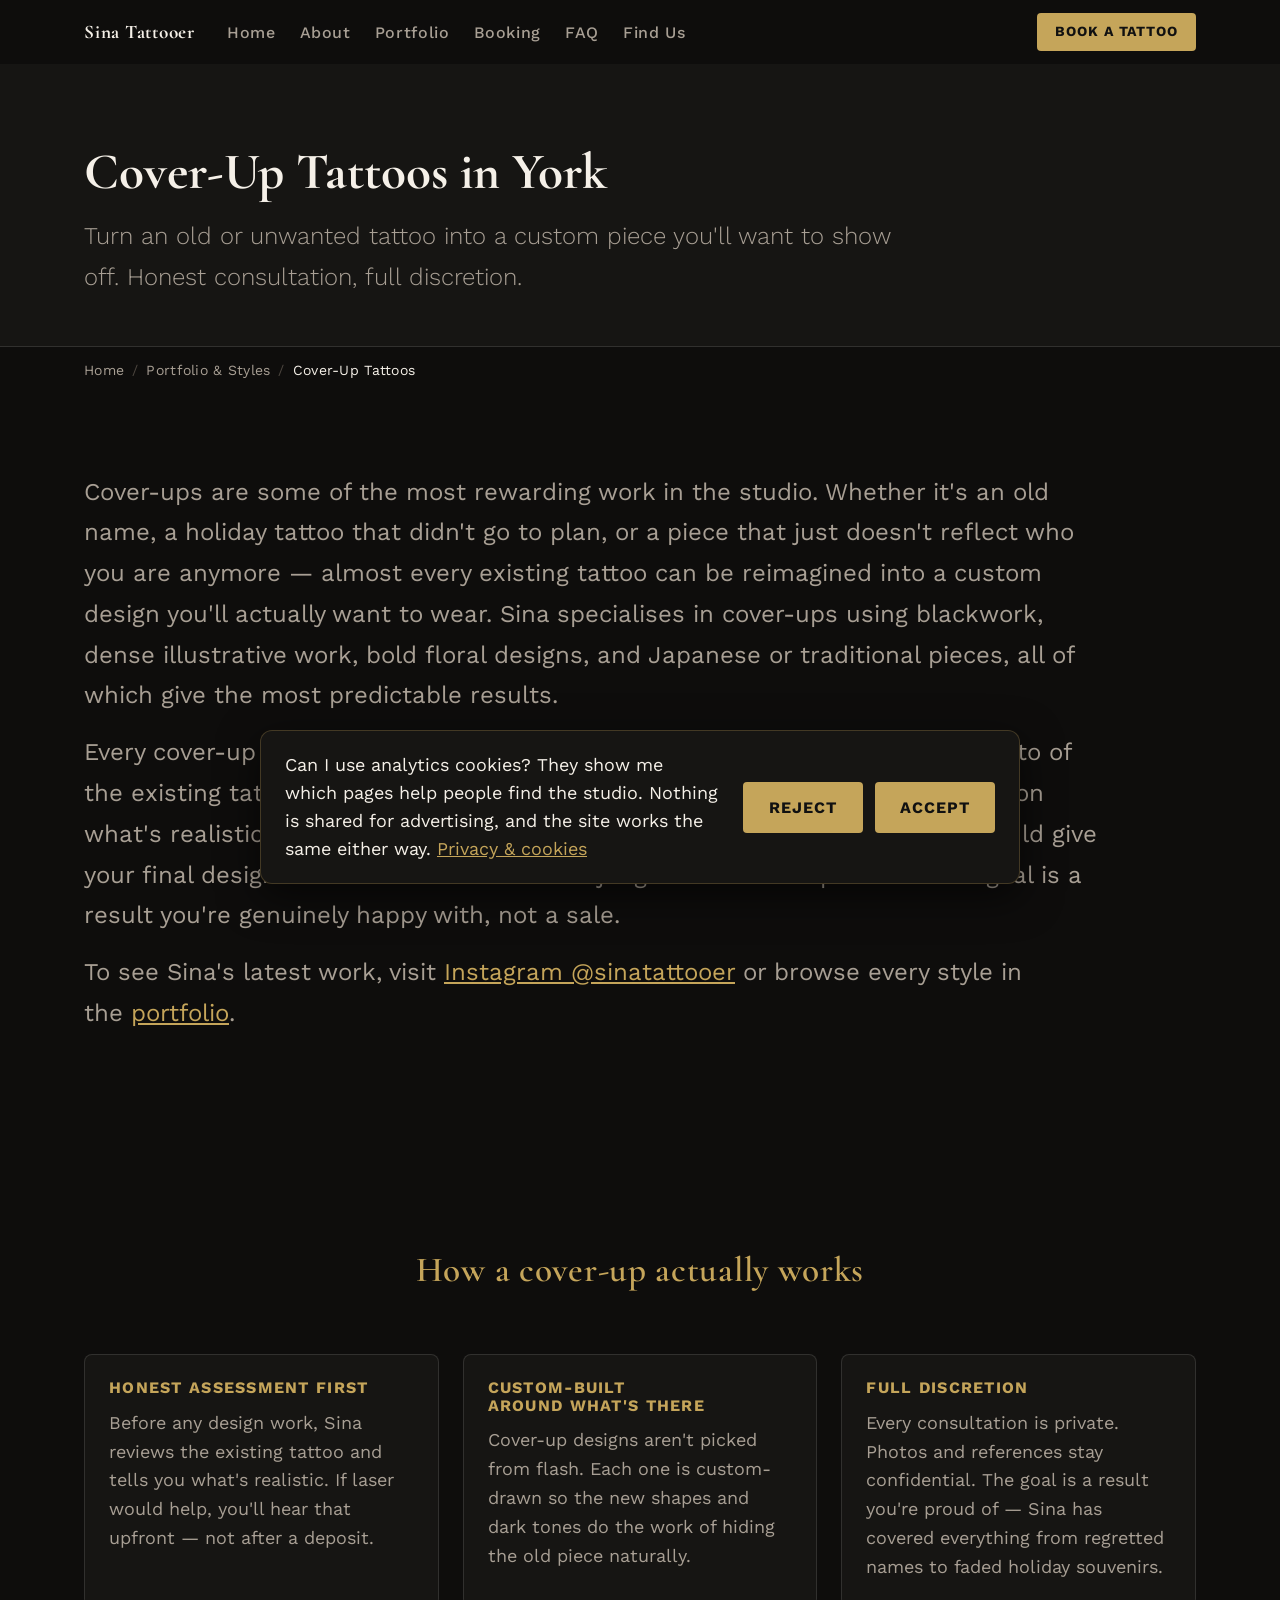
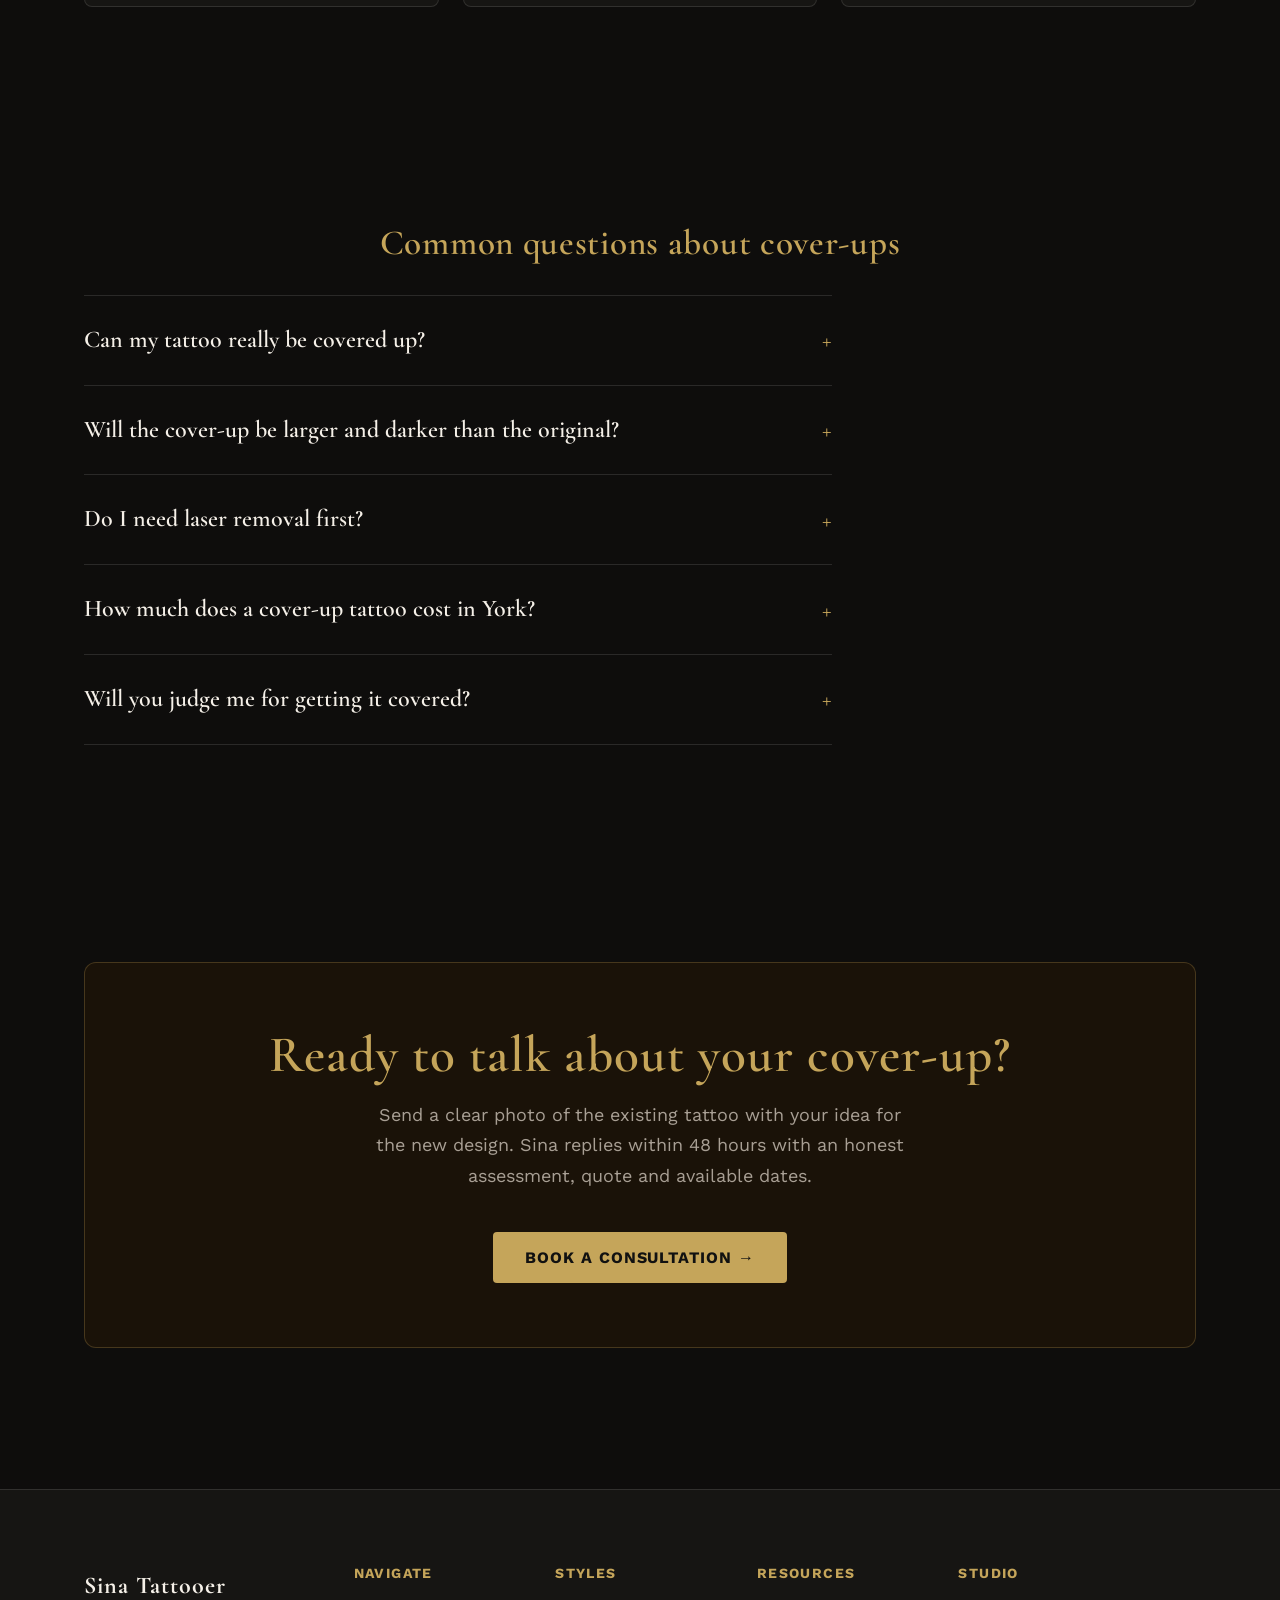
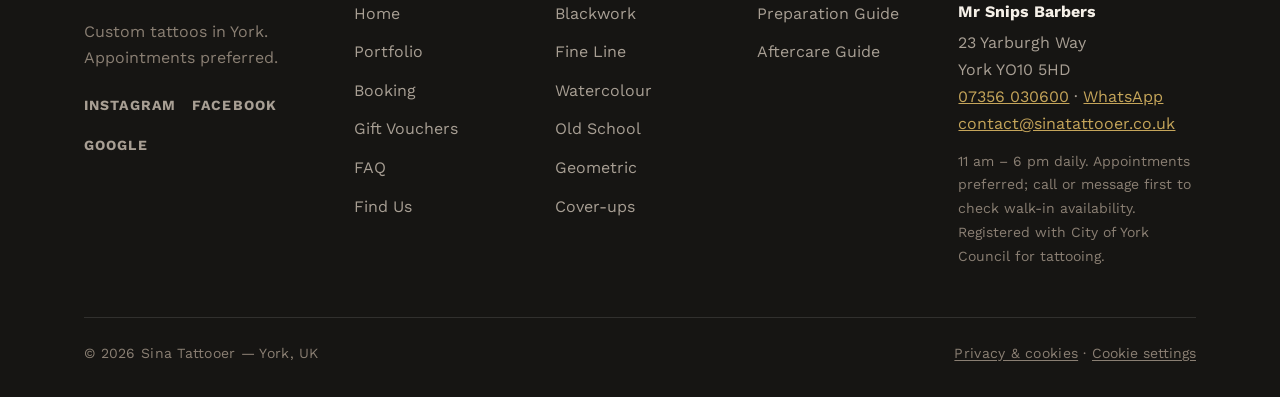
<file: cover-up-tattoos-york.html>
<!DOCTYPE html>
<html lang="en">

<head>
  <meta charset="UTF-8" />
  <!-- Consent Mode v2 defaults: must stay ABOVE Google Tag Manager. The visitor's choice is sent by consent.js -->
  <script>
    window.dataLayer = window.dataLayer || [];
    function gtag() { dataLayer.push(arguments); }
    (function () {
      var ok = false;
      try { var c = JSON.parse(localStorage.getItem('sina_consent')); ok = !!(c && c.v === 1 && c.analytics === true && Date.now() - c.ts < 31536000000); } catch (e) {}
      gtag('consent', 'default', { ad_storage: 'denied', ad_user_data: 'denied', ad_personalization: 'denied', analytics_storage: ok ? 'granted' : 'denied', wait_for_update: 500 });
      gtag('set', 'ads_data_redaction', true);
    })();
  </script>
  <!-- Google Tag Manager -->
  <script>(function (w, d, s, l, i) {
      if (/^(localhost|127\.0\.0\.1|\[::1\])$/.test(location.hostname)) return; // no analytics from local testing
      w[l] = w[l] || []; w[l].push({
        'gtm.start':
          new Date().getTime(), event: 'gtm.js'
      }); var f = d.getElementsByTagName(s)[0],
        j = d.createElement(s), dl = l != 'dataLayer' ? '&l=' + l : ''; j.async = true; j.src =
          'https://www.googletagmanager.com/gtm.js?id=' + i + dl; f.parentNode.insertBefore(j, f);
    })(window, document, 'script', 'dataLayer', 'GTM-ND862NVQ');</script>
  <!-- End Google Tag Manager -->

  <meta name="viewport" content="width=device-width, initial-scale=1" />
  <meta name="description"
    content="Cover-up tattoos in York by Sina Tattooer. Turn an old or unwanted tattoo into a custom design you'll want to show off. Confidential consultation." />
  <meta name="author" content="Sina Tattooer" />
  <meta name="theme-color" content="#0e0d0c" />
  <link rel="canonical" href="https://sinatattooer.co.uk/cover-up-tattoos-york" />

  <link rel="icon" href="/favicon.ico" sizes="any" />
  <link rel="icon" href="/favicon.svg" type="image/svg+xml" />
  <link rel="apple-touch-icon" href="/apple-touch-icon.png" />

  <meta property="og:type" content="website" />
  <meta property="og:title" content="Cover-Up Tattoos in York | Sina Tattooer" />
  <meta property="og:description"
    content="Cover-up tattoos in York by Sina Tattooer. Turn an old or unwanted tattoo into a custom design you'll want to show off. Confidential consultation." />
  <meta property="og:url" content="https://sinatattooer.co.uk/cover-up-tattoos-york" />
  <meta property="og:locale" content="en_GB" />
  <meta property="og:site_name" content="Sina Tattooer" />
  <meta property="og:image" content="https://sinatattooer.co.uk/images/share/cover-up.jpg" />
  <meta property="og:image:width" content="1200" />
  <meta property="og:image:height" content="630" />
  <meta property="og:image:type" content="image/jpeg" />
  <meta property="og:image:alt" content="Cover-up tattoo by Sina Tattooer, York" />

  <title>Cover-Up Tattoos in York | Sina Tattooer</title>

  <meta name="twitter:card" content="summary_large_image" />
  <meta name="twitter:title" content="Cover-Up Tattoos in York | Sina Tattooer" />
  <meta name="twitter:description"
    content="Cover-up tattoos in York by Sina Tattooer. Turn an old or unwanted tattoo into a custom design you'll want to show off. Confidential consultation." />
  <meta name="twitter:image" content="https://sinatattooer.co.uk/images/share/cover-up.jpg" />
  <meta name="twitter:image:alt" content="Cover-up tattoo by Sina Tattooer, York" />

  <link rel="preload" href="/fonts/work-sans-latin.woff2" as="font" type="font/woff2" crossorigin fetchpriority="low">
  <link rel="preload" href="/fonts/cormorant-garamond-latin.woff2" as="font" type="font/woff2" crossorigin fetchpriority="low">

  <!-- BreadcrumbList Schema -->
  <script type="application/ld+json">
  {
    "@context": "https://schema.org",
    "@type": "BreadcrumbList",
    "itemListElement": [
      {"@type": "ListItem", "position": 1, "name": "Home", "item": "https://sinatattooer.co.uk/"},
      {"@type": "ListItem", "position": 2, "name": "Portfolio & Styles", "item": "https://sinatattooer.co.uk/portfolio"},
      {"@type": "ListItem", "position": 3, "name": "Cover-Up Tattoos in York", "item": "https://sinatattooer.co.uk/cover-up-tattoos-york"}
    ]
  }
  </script>

  <!-- Service Schema -->
  <script type="application/ld+json">
  {
    "@context": "https://schema.org",
    "@type": "Service",
    "serviceType": "Cover-up tattoo",
    "name": "Cover-Up Tattoos in York",
    "description": "Custom tattoo cover-ups by Sina Tattooer in York — replacing existing or unwanted tattoos with bespoke blackwork, illustrative or floral designs.",
    "areaServed": { "@type": "City", "name": "York" },
    "provider": {
      "@type": "TattooParlor",
      "name": "Sina Tattooer",
      "address": {
        "@type": "PostalAddress",
        "streetAddress": "Mr Snips Barbers, 23 Yarburgh Way",
        "addressLocality": "York",
        "postalCode": "YO10 5HD",
        "addressCountry": "GB"
      },
      "url": "https://sinatattooer.co.uk/",
      "image": "https://sinatattooer.co.uk/images/tattoo1.webp"
    },
    "url": "https://sinatattooer.co.uk/cover-up-tattoos-york"
  }
  </script>

  <!-- FAQPage Schema -->
  <script type="application/ld+json">
  {
    "@context": "https://schema.org",
    "@type": "FAQPage",
    "mainEntity": [
      {
        "@type": "Question",
        "name": "Can my tattoo really be covered up?",
        "acceptedAnswer": {
          "@type": "Answer",
          "text": "In most cases, yes. The result depends on the size, age, ink darkness and placement of the existing tattoo. Send a clear, well-lit photo via the booking form and Sina will tell you honestly what is realistic before you commit."
        }
      },
      {
        "@type": "Question",
        "name": "Will the cover-up be larger and darker than the original?",
        "acceptedAnswer": {
          "@type": "Answer",
          "text": "Usually yes. A cover-up needs to be slightly bigger than the original to give the new design room to flow naturally, and it relies on darker tones to mask underlying ink. Sina will design something that fits your aesthetic — most clients are surprised at how flexible cover-ups can be."
        }
      },
      {
        "@type": "Question",
        "name": "Do I need laser removal first?",
        "acceptedAnswer": {
          "@type": "Answer",
          "text": "Not always. Many tattoos can be covered without any laser sessions. For very dark, very recent, or very dense pieces, two or three light laser sessions can give the cover-up much more design freedom. Sina will say upfront if pre-treatment is recommended."
        }
      },
      {
        "@type": "Question",
        "name": "How much does a cover-up tattoo cost in York?",
        "acceptedAnswer": {
          "@type": "Answer",
          "text": "Cover-ups are billed at the standard rate of £70 per hour or £400 for a full day. A non-refundable deposit secures the appointment and is deducted from the final price. Most cover-ups take one or two sessions depending on size and complexity."
        }
      },
      {
        "@type": "Question",
        "name": "Will you judge me for getting it covered?",
        "acceptedAnswer": {
          "@type": "Answer",
          "text": "No. Cover-ups are one of the most common reasons people walk into the studio. Every consultation is private and judgement-free — the goal is to build something you actually want to show off."
        }
      }
    ]
  }
  </script>

  <link rel="manifest" href="/manifest.json" />
  <link rel="stylesheet" href="style.css?v=20261122b" />
</head>

<body>

  <a class="skip-link" href="#main">Skip to main content</a>

  <!-- partial:nav page="portfolio" -->
  <nav class="site-nav" id="site-nav" aria-label="Main navigation">
    <div class="nav-inner">
      <a href="/" class="nav-logo" aria-label="Sina Tattooer — back to home">Sina Tattooer</a>
      <a href="https://tally.so/r/LZJBLj" target="_blank" rel="noopener noreferrer" class="nav-book">Book</a>
      <button class="nav-toggle" id="navToggle" aria-expanded="false" aria-controls="navMenu" aria-label="Open menu"><span></span><span></span><span></span></button>
      <ul class="nav-links" id="navMenu" role="list">
        <li><a href="/" class="nav-link">Home</a></li>
        <li><a href="/#about" class="nav-link">About</a></li>
        <li><a href="/portfolio" class="nav-link" aria-current="page">Portfolio</a></li>
        <li><a href="/#booking" class="nav-link">Booking</a></li>
        <li><a href="/#faq" class="nav-link">FAQ</a></li>
        <li><a href="/#contact" class="nav-link">Find Us</a></li>
      </ul>
      <a href="https://tally.so/r/LZJBLj" target="_blank" rel="noopener noreferrer" class="nav-cta">Book a Tattoo</a>
    </div>
  </nav>
  <!-- /partial:nav -->

  <header class="page-header">
    <div class="container">
      <h1>Cover-Up Tattoos in York</h1>
      <p class="page-header-sub">Turn an old or unwanted tattoo into a custom piece you'll want to show off. Honest consultation, full discretion.</p>
    </div>
  </header>
    <nav class="breadcrumbs" aria-label="Breadcrumb"><ol><li><a href="/">Home</a></li><li><a href="/portfolio">Portfolio &amp; Styles</a></li><li><span aria-current="page">Cover-Up Tattoos</span></li></ol></nav>

  <main id="main">

    <section class="container gallery-page-intro reveal">
      <p>
        Cover-ups are some of the most rewarding work in the studio. Whether it's an old name, a holiday tattoo that didn't go to plan, or a piece that just doesn't reflect who you are anymore — almost every existing tattoo can be reimagined into a custom design you'll actually want to wear. Sina specialises in cover-ups using blackwork, dense illustrative work, bold floral designs, and Japanese or traditional pieces, all of which give the most predictable results.
      </p>
      <p>
        Every cover-up starts with a confidential consultation. Send a clear, well-lit photo of the existing tattoo via the booking form and Sina will give you honest feedback on what's realistic — including whether a couple of laser sessions beforehand would give your final design more freedom. There's no judgement and no pressure: the goal is a result you're genuinely happy with, not a sale.
      </p>
      <p>
        To see Sina's latest work, visit <a href="https://instagram.com/sinatattooer" target="_blank" rel="noopener noreferrer">Instagram @sinatattooer</a> or browse every style in the <a href="/portfolio">portfolio</a>.
      </p>
    </section>

    <section class="container reveal" aria-labelledby="why-coverup">
      <h2 class="gallery-section-heading" id="why-coverup">How a cover-up actually works</h2>
      <div class="style-why">
        <div class="style-why-card">
          <h3>Honest assessment first</h3>
          <p>Before any design work, Sina reviews the existing tattoo and tells you what's realistic. If laser would help, you'll hear that upfront — not after a deposit.</p>
        </div>
        <div class="style-why-card">
          <h3>Custom-built around what's there</h3>
          <p>Cover-up designs aren't picked from flash. Each one is custom-drawn so the new shapes and dark tones do the work of hiding the old piece naturally.</p>
        </div>
        <div class="style-why-card">
          <h3>Full discretion</h3>
          <p>Every consultation is private. Photos and references stay confidential. The goal is a result you're proud of — Sina has covered everything from regretted names to faded holiday souvenirs.</p>
        </div>
      </div>
    </section>

    <section class="container reveal" aria-labelledby="gallery-faq">
      <h2 class="gallery-section-heading" id="gallery-faq">Common questions about cover-ups</h2>
      <ul class="faq-list" role="list">
        <li class="faq-item">
          <button class="faq-question" aria-expanded="false">Can my tattoo really be covered up?</button>
          <div class="faq-answer" role="region">
            <div class="faq-answer-inner">
              <p>In most cases, yes. The result depends on the size, age, ink darkness and placement of the existing tattoo. Send a clear, well-lit photo via the booking form and Sina will tell you honestly what is realistic before you commit.</p>
            </div>
          </div>
        </li>
        <li class="faq-item">
          <button class="faq-question" aria-expanded="false">Will the cover-up be larger and darker than the original?</button>
          <div class="faq-answer" role="region">
            <div class="faq-answer-inner">
              <p>Usually yes. A cover-up needs to be slightly bigger than the original to give the new design room to flow naturally, and it relies on darker tones to mask underlying ink. Sina will design something that fits your aesthetic — most clients are surprised at how flexible cover-ups can be.</p>
            </div>
          </div>
        </li>
        <li class="faq-item">
          <button class="faq-question" aria-expanded="false">Do I need laser removal first?</button>
          <div class="faq-answer" role="region">
            <div class="faq-answer-inner">
              <p>Not always. Many tattoos can be covered without any laser sessions. For very dark, very recent, or very dense pieces, two or three light laser sessions can give the cover-up much more design freedom. Sina will say upfront if pre-treatment is recommended.</p>
            </div>
          </div>
        </li>
        <li class="faq-item">
          <button class="faq-question" aria-expanded="false">How much does a cover-up tattoo cost in York?</button>
          <div class="faq-answer" role="region">
            <div class="faq-answer-inner">
              <p>Cover-ups are billed at the standard rate of £70 per hour or £400 for a full day. A non-refundable deposit secures the appointment and is deducted from the final price. Most cover-ups take one or two sessions depending on size and complexity.</p>
            </div>
          </div>
        </li>
        <li class="faq-item">
          <button class="faq-question" aria-expanded="false">Will you judge me for getting it covered?</button>
          <div class="faq-answer" role="region">
            <div class="faq-answer-inner">
              <p>No. Cover-ups are one of the most common reasons people walk into the studio. Every consultation is private and judgement-free — the goal is to build something you actually want to show off.</p>
            </div>
          </div>
        </li>
      </ul>
    </section>

    <section class="container reveal">
      <div class="gallery-cta-block">
        <h2>Ready to talk about your cover-up?</h2>
        <p>Send a clear photo of the existing tattoo with your idea for the new design. Sina replies within 48 hours with an honest assessment, quote and available dates.</p>
        <a href="https://tally.so/r/LZJBLj" target="_blank" rel="noopener noreferrer" class="btn-book">Book a Consultation &rarr;</a>
      </div>
    </section>

  </main>

  <button class="back-to-top" id="backToTop" aria-label="Back to top">&uarr;</button>

  <!-- partial:footer -->
  <footer class="site-footer">
    <div class="footer-inner">
      <div class="footer-brand">
        <a href="/" class="footer-logo">Sina Tattooer</a>
        <p class="footer-tagline">Custom tattoos in York.<br>Appointments preferred.</p>
        <nav class="footer-social" aria-label="Social media"><a href="https://instagram.com/sinatattooer" target="_blank" rel="noopener noreferrer" aria-label="Instagram">Instagram</a><a href="https://facebook.com/sinatattooer" target="_blank" rel="noopener noreferrer" aria-label="Facebook">Facebook</a><a href="https://g.page/r/CVRKmF0wOcODEAE/review" target="_blank" rel="noopener noreferrer" aria-label="Google Reviews">Google</a></nav>
      </div>
      <div class="footer-col">
        <h3>Navigate</h3>
        <ul>
          <li><a href="/">Home</a></li>
          <li><a href="/portfolio">Portfolio</a></li>
          <li><a href="/#booking">Booking</a></li>
          <li><a href="/#vouchers">Gift Vouchers</a></li>
          <li><a href="/#faq">FAQ</a></li>
          <li><a href="/#contact">Find Us</a></li>
        </ul>
      </div>
      <div class="footer-col">
        <h3>Styles</h3>
        <ul>
          <li><a href="/blackwork-tattoos-york">Blackwork</a></li>
          <li><a href="/fineline-tattoos-york">Fine Line</a></li>
          <li><a href="/watercolour-tattoos-york">Watercolour</a></li>
          <li><a href="/oldschool-tattoos-york">Old School</a></li>
          <li><a href="/geometric-tattoos-york">Geometric</a></li>
          <li><a href="/cover-up-tattoos-york">Cover-ups</a></li>
        </ul>
      </div>
      <div class="footer-col">
        <h3>Resources</h3>
        <ul>
          <li><a href="/tattoo-preparation">Preparation Guide</a></li>
          <li><a href="/tattoo-aftercare">Aftercare Guide</a></li>
        </ul>
      </div>
      <div class="footer-col footer-contact">
        <h3>Studio</h3>
        <address><strong>Mr Snips Barbers</strong>23 Yarburgh Way<br>York YO10 5HD<br><a href="tel:+447356030600">07356 030600</a> &middot; <a href="https://wa.me/message/T7P2PQ6A7SHEK1" target="_blank" rel="noopener noreferrer">WhatsApp</a><br><a href="mailto:contact@sinatattooer.co.uk">contact@sinatattooer.co.uk</a></address>
        <p class="footer-hours">11 am – 6 pm daily. Appointments preferred; call or message first to check walk-in availability. Registered with City of York Council for tattooing.</p>
      </div>
    </div>
    <div class="footer-bottom">
      <p>&copy; <span id="footer-year">2026</span> Sina Tattooer &mdash; York, UK</p>
      <p class="footer-legal"><a href="/privacy">Privacy &amp; cookies</a> &middot; <button type="button" class="footer-cookie-btn" data-cookie-settings>Cookie settings</button></p>
    </div>
  </footer>
  <!-- /partial:footer -->

  <script src="components.js?v=20261122a"></script>
  <script src="main.js?v=20261122b"></script>
  <script src="consent.js?v=20261105" defer></script>
</body>

</html>
</file>
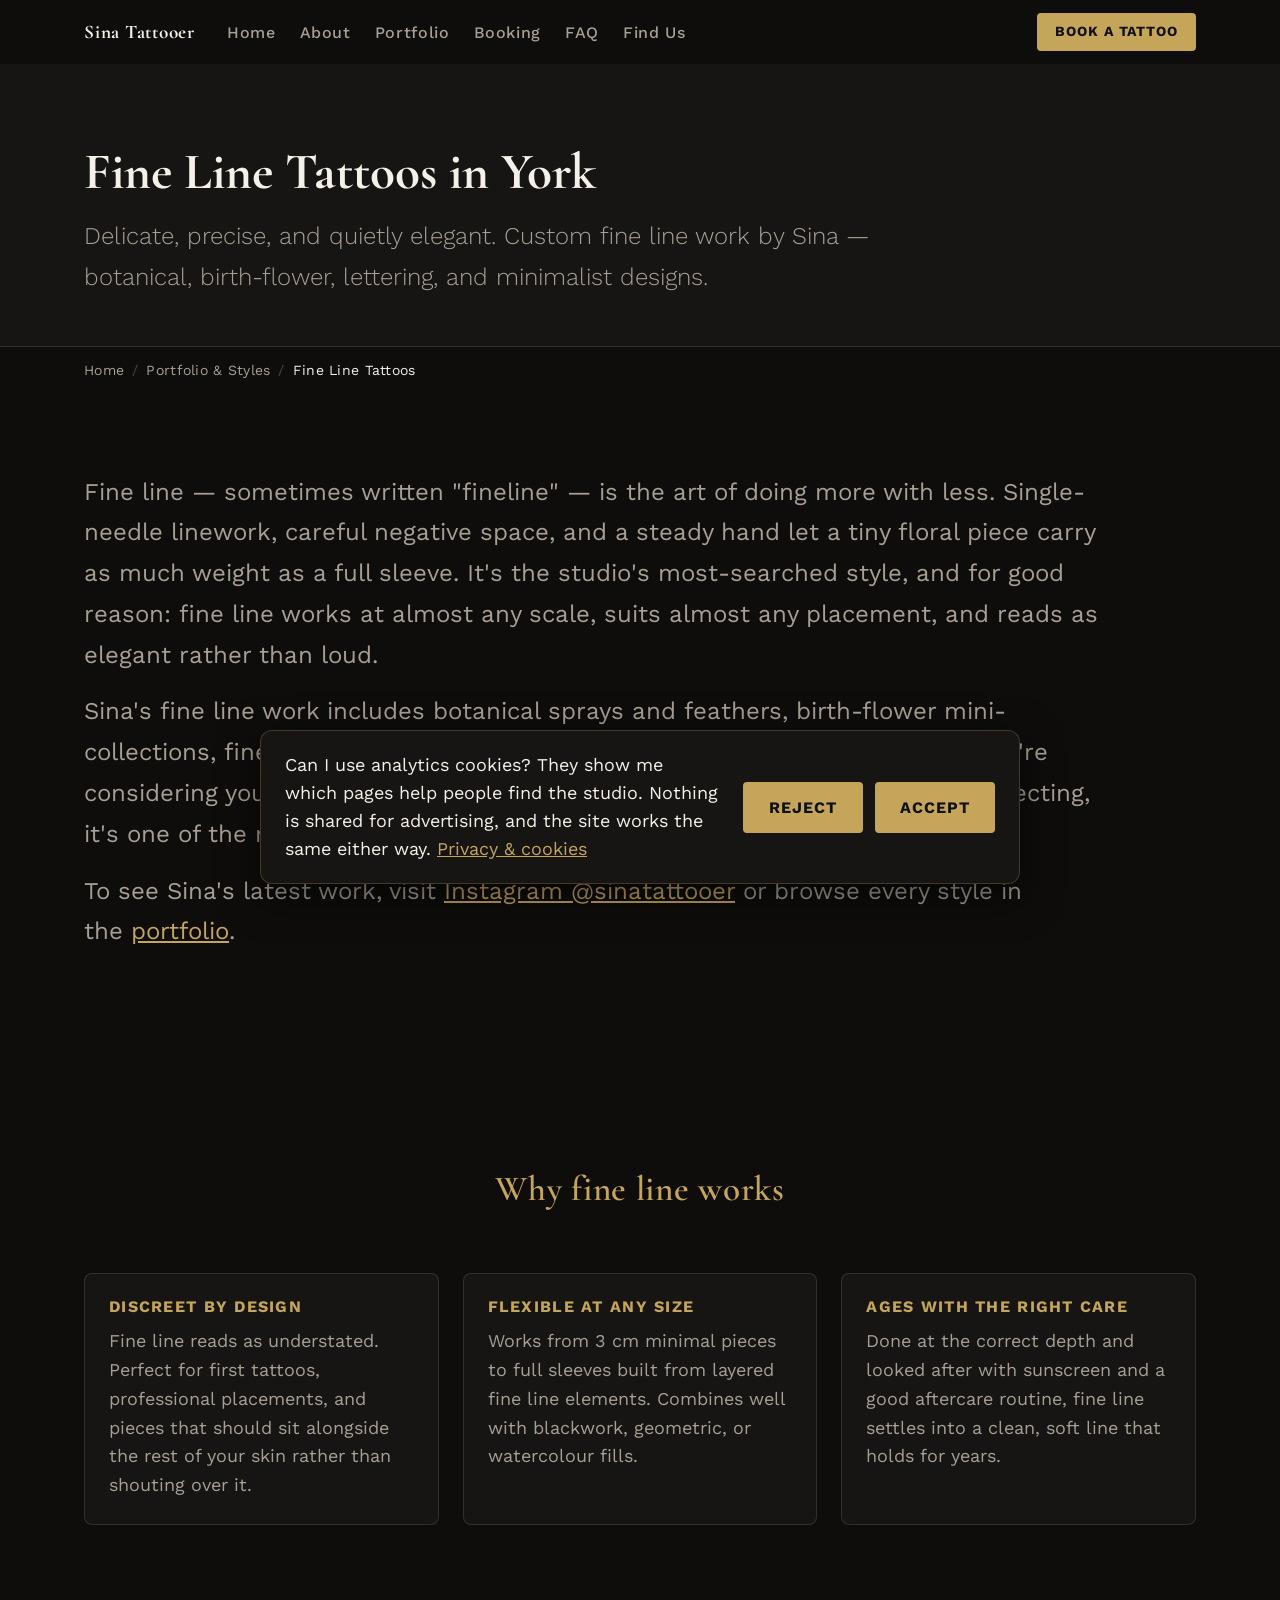
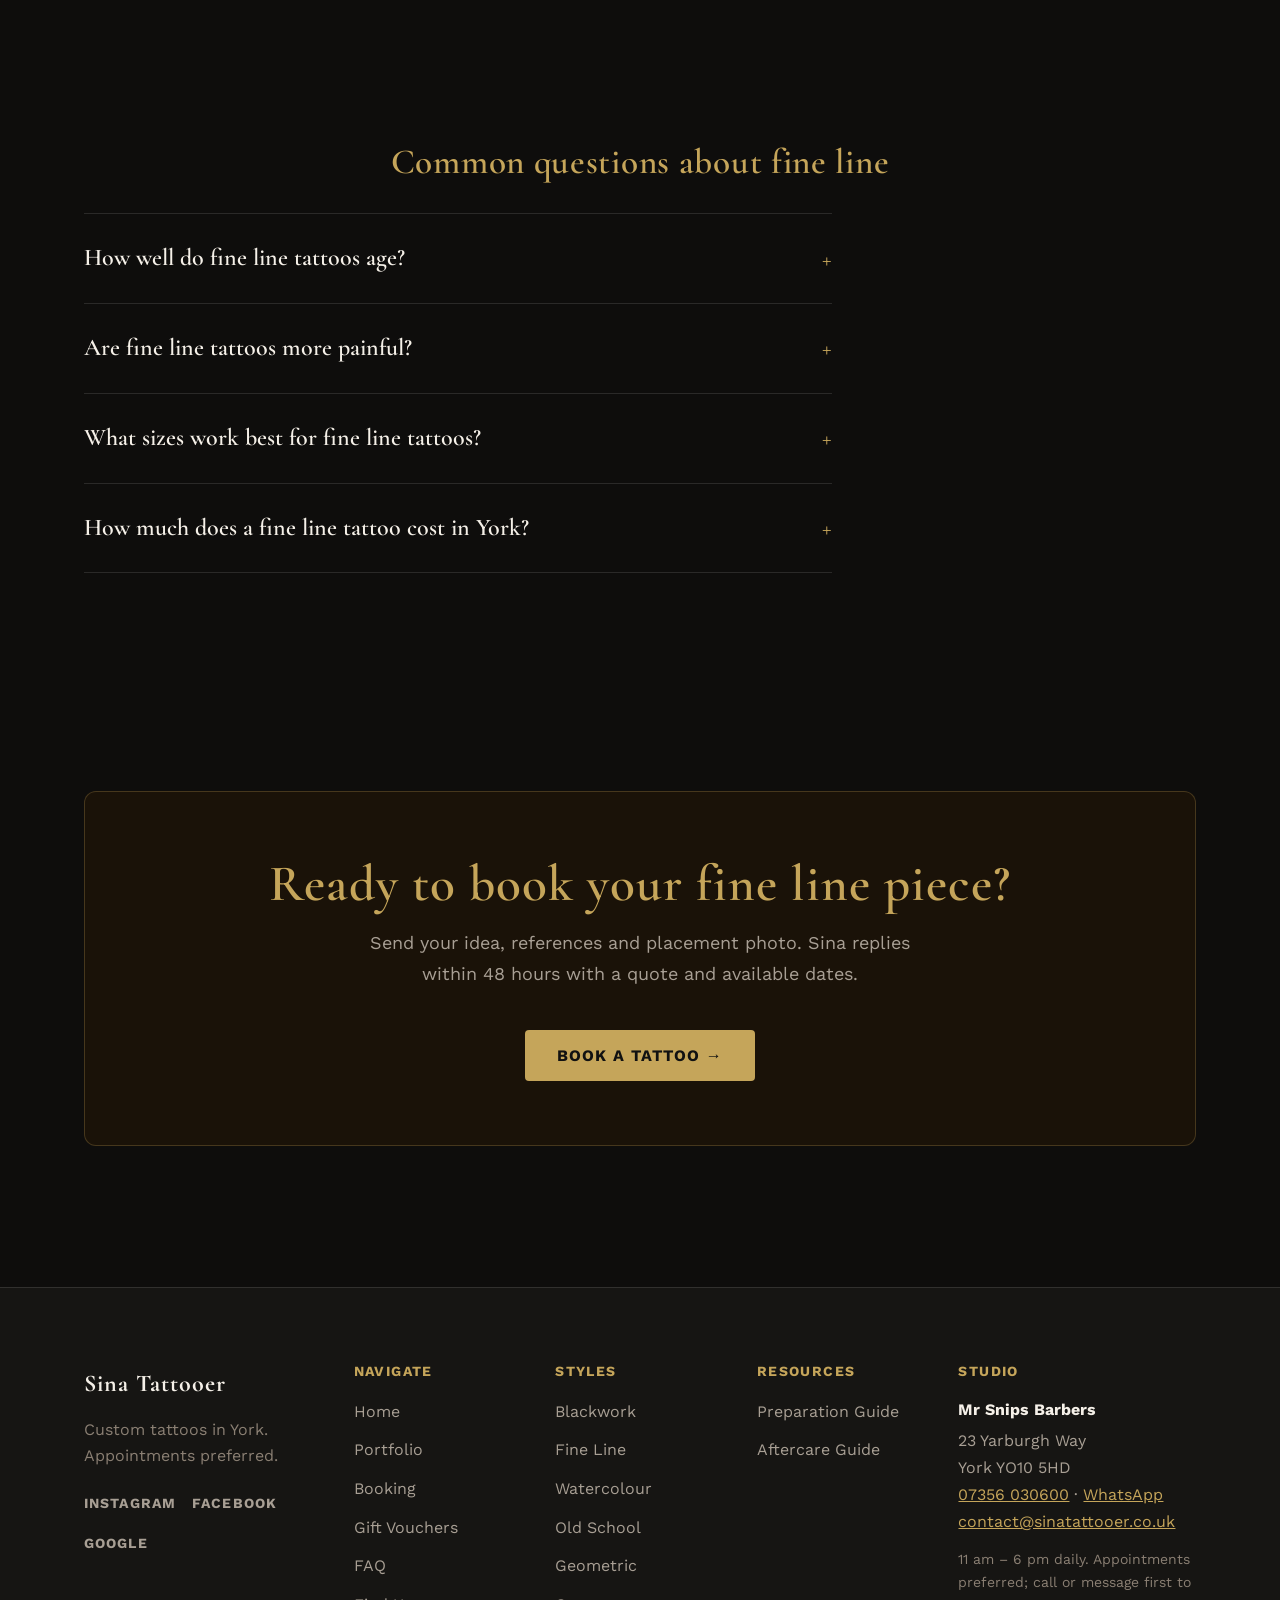
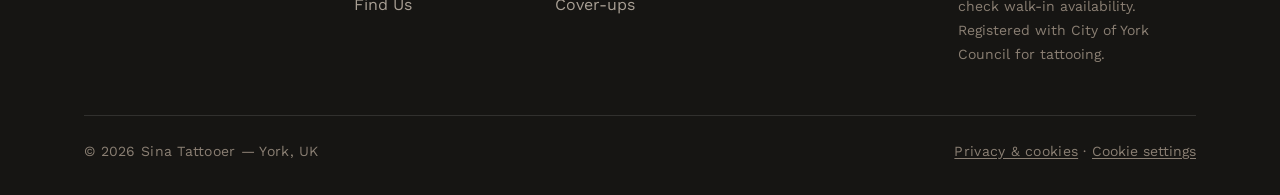
<file: fineline-tattoos-york.html>
<!DOCTYPE html>
<html lang="en">

<head>
  <meta charset="UTF-8" />
  <!-- Consent Mode v2 defaults: must stay ABOVE Google Tag Manager. The visitor's choice is sent by consent.js -->
  <script>
    window.dataLayer = window.dataLayer || [];
    function gtag() { dataLayer.push(arguments); }
    (function () {
      var ok = false;
      try { var c = JSON.parse(localStorage.getItem('sina_consent')); ok = !!(c && c.v === 1 && c.analytics === true && Date.now() - c.ts < 31536000000); } catch (e) {}
      gtag('consent', 'default', { ad_storage: 'denied', ad_user_data: 'denied', ad_personalization: 'denied', analytics_storage: ok ? 'granted' : 'denied', wait_for_update: 500 });
      gtag('set', 'ads_data_redaction', true);
    })();
  </script>
  <!-- Google Tag Manager -->
  <script>(function (w, d, s, l, i) {
      if (/^(localhost|127\.0\.0\.1|\[::1\])$/.test(location.hostname)) return; // no analytics from local testing
      w[l] = w[l] || []; w[l].push({
        'gtm.start':
          new Date().getTime(), event: 'gtm.js'
      }); var f = d.getElementsByTagName(s)[0],
        j = d.createElement(s), dl = l != 'dataLayer' ? '&l=' + l : ''; j.async = true; j.src =
          'https://www.googletagmanager.com/gtm.js?id=' + i + dl; f.parentNode.insertBefore(j, f);
    })(window, document, 'script', 'dataLayer', 'GTM-ND862NVQ');</script>
  <!-- End Google Tag Manager -->

  <meta name="viewport" content="width=device-width, initial-scale=1" />
  <meta name="description"
    content="Fine line tattoos in York by Sina Tattooer: delicate single-needle linework, botanicals, birth flowers, lettering and minimalist pieces. Custom designs." />
  <meta name="author" content="Sina Tattooer" />
  <meta name="theme-color" content="#0e0d0c" />
  <link rel="canonical" href="https://sinatattooer.co.uk/fineline-tattoos-york" />

  <link rel="icon" href="/favicon.ico" sizes="any" />
  <link rel="icon" href="/favicon.svg" type="image/svg+xml" />
  <link rel="apple-touch-icon" href="/apple-touch-icon.png" />

  <meta property="og:type" content="website" />
  <meta property="og:title" content="Fine Line Tattoos in York | Sina Tattooer" />
  <meta property="og:description"
    content="Fine line tattoos in York by Sina Tattooer: delicate single-needle linework, botanicals, birth flowers, lettering and minimalist pieces. Custom designs." />
  <meta property="og:url" content="https://sinatattooer.co.uk/fineline-tattoos-york" />
  <meta property="og:locale" content="en_GB" />
  <meta property="og:site_name" content="Sina Tattooer" />
  <meta property="og:image" content="https://sinatattooer.co.uk/images/share/fineline.jpg" />
  <meta property="og:image:width" content="1200" />
  <meta property="og:image:height" content="630" />
  <meta property="og:image:type" content="image/jpeg" />
  <meta property="og:image:alt" content="Fine line tattoo by Sina Tattooer, York" />

  <title>Fine Line Tattoos in York | Sina Tattooer</title>

  <meta name="twitter:card" content="summary_large_image" />
  <meta name="twitter:title" content="Fine Line Tattoos in York | Sina Tattooer" />
  <meta name="twitter:description"
    content="Fine line tattoos in York by Sina Tattooer: delicate single-needle linework, botanicals, birth flowers, lettering and minimalist pieces. Custom designs." />
  <meta name="twitter:image" content="https://sinatattooer.co.uk/images/share/fineline.jpg" />
  <meta name="twitter:image:alt" content="Fine line tattoo by Sina Tattooer, York" />

  <link rel="preload" href="/fonts/work-sans-latin.woff2" as="font" type="font/woff2" crossorigin fetchpriority="low">
  <link rel="preload" href="/fonts/cormorant-garamond-latin.woff2" as="font" type="font/woff2" crossorigin fetchpriority="low">

  <!-- BreadcrumbList Schema -->
  <script type="application/ld+json">
  {
    "@context": "https://schema.org",
    "@type": "BreadcrumbList",
    "itemListElement": [
      {"@type": "ListItem", "position": 1, "name": "Home", "item": "https://sinatattooer.co.uk/"},
      {"@type": "ListItem", "position": 2, "name": "Portfolio & Styles", "item": "https://sinatattooer.co.uk/portfolio"},
      {"@type": "ListItem", "position": 3, "name": "Fine Line Tattoos in York", "item": "https://sinatattooer.co.uk/fineline-tattoos-york"}
    ]
  }
  </script>

  <!-- Service Schema -->
  <script type="application/ld+json">
  {
    "@context": "https://schema.org",
    "@type": "Service",
    "serviceType": "Fine line tattoo",
    "name": "Fine Line Tattoos in York",
    "description": "Custom fine line tattoos by Sina Tattooer in York — delicate single-needle linework, botanical and birth-flower designs, fineline lettering and minimalist pieces.",
    "areaServed": { "@type": "City", "name": "York" },
    "provider": {
      "@type": "TattooParlor",
      "name": "Sina Tattooer",
      "address": {
        "@type": "PostalAddress",
        "streetAddress": "Mr Snips Barbers, 23 Yarburgh Way",
        "addressLocality": "York",
        "postalCode": "YO10 5HD",
        "addressCountry": "GB"
      },
      "url": "https://sinatattooer.co.uk/",
      "image": "https://sinatattooer.co.uk/images/tattoo1.webp"
    },
    "url": "https://sinatattooer.co.uk/fineline-tattoos-york"
  }
  </script>

  <!-- FAQPage Schema -->
  <script type="application/ld+json">
  {
    "@context": "https://schema.org",
    "@type": "FAQPage",
    "mainEntity": [
      {
        "@type": "Question",
        "name": "How well do fine line tattoos age?",
        "acceptedAnswer": {
          "@type": "Answer",
          "text": "Fine line tattoos can age well when done with the right technique, depth, and aftercare. Sina works at the appropriate depth so the lines hold without spreading. Expect light softening over five to ten years, especially in high-friction or sun-exposed areas — sunscreen is the single biggest factor in preserving them."
        }
      },
      {
        "@type": "Question",
        "name": "Are fine line tattoos more painful?",
        "acceptedAnswer": {
          "@type": "Answer",
          "text": "Most clients describe fine line as one of the more tolerable styles. The single-needle setup is lighter on the skin than packing in colour or solid black. Pain is more about placement than technique."
        }
      },
      {
        "@type": "Question",
        "name": "What sizes work best for fine line tattoos?",
        "acceptedAnswer": {
          "@type": "Answer",
          "text": "Fine line shines at small-to-medium sizes — wrists, forearms, ribs, ankles, behind the ear, and shoulder blades. Very small designs (under 3 cm) are possible but can lose detail over time, so Sina will advise on the smallest size your design supports without compromising longevity."
        }
      },
      {
        "@type": "Question",
        "name": "How much does a fine line tattoo cost in York?",
        "acceptedAnswer": {
          "@type": "Answer",
          "text": "Pricing is £70 per hour or £400 for a full day. Most fine line pieces are one-session jobs. A non-refundable deposit secures your slot and is deducted from the final price. See the preparation guide for what to bring."
        }
      }
    ]
  }
  </script>

  <link rel="manifest" href="/manifest.json" />
  <link rel="stylesheet" href="style.css?v=20261122b" />
</head>

<body>

  <a class="skip-link" href="#main">Skip to main content</a>

  <!-- partial:nav page="portfolio" -->
  <nav class="site-nav" id="site-nav" aria-label="Main navigation">
    <div class="nav-inner">
      <a href="/" class="nav-logo" aria-label="Sina Tattooer — back to home">Sina Tattooer</a>
      <a href="https://tally.so/r/LZJBLj" target="_blank" rel="noopener noreferrer" class="nav-book">Book</a>
      <button class="nav-toggle" id="navToggle" aria-expanded="false" aria-controls="navMenu" aria-label="Open menu"><span></span><span></span><span></span></button>
      <ul class="nav-links" id="navMenu" role="list">
        <li><a href="/" class="nav-link">Home</a></li>
        <li><a href="/#about" class="nav-link">About</a></li>
        <li><a href="/portfolio" class="nav-link" aria-current="page">Portfolio</a></li>
        <li><a href="/#booking" class="nav-link">Booking</a></li>
        <li><a href="/#faq" class="nav-link">FAQ</a></li>
        <li><a href="/#contact" class="nav-link">Find Us</a></li>
      </ul>
      <a href="https://tally.so/r/LZJBLj" target="_blank" rel="noopener noreferrer" class="nav-cta">Book a Tattoo</a>
    </div>
  </nav>
  <!-- /partial:nav -->

  <header class="page-header">
    <div class="container">
      <h1>Fine Line Tattoos in York</h1>
      <p class="page-header-sub">Delicate, precise, and quietly elegant. Custom fine line work by Sina — botanical, birth-flower, lettering, and minimalist designs.</p>
    </div>
  </header>
    <nav class="breadcrumbs" aria-label="Breadcrumb"><ol><li><a href="/">Home</a></li><li><a href="/portfolio">Portfolio &amp; Styles</a></li><li><span aria-current="page">Fine Line Tattoos</span></li></ol></nav>

  <main id="main">

    <section class="container gallery-page-intro reveal">
      <p>
        Fine line — sometimes written "fineline" — is the art of doing more with less. Single-needle linework, careful negative space, and a steady hand let a tiny floral piece carry as much weight as a full sleeve. It's the studio's most-searched style, and for good reason: fine line works at almost any scale, suits almost any placement, and reads as elegant rather than loud.
      </p>
      <p>
        Sina's fine line work includes botanical sprays and feathers, birth-flower mini-collections, fine line script and lettering, and minimalist linework studies. If you're considering your first tattoo, fine line is one of the gentler ways in. If you're collecting, it's one of the most flexible styles to layer alongside other work.
      </p>
      <p>
        To see Sina's latest work, visit <a href="https://instagram.com/sinatattooer" target="_blank" rel="noopener noreferrer">Instagram @sinatattooer</a> or browse every style in the <a href="/portfolio">portfolio</a>.
      </p>
    </section>

    <section class="container reveal" aria-labelledby="why-fineline">
      <h2 class="gallery-section-heading" id="why-fineline">Why fine line works</h2>
      <div class="style-why">
        <div class="style-why-card">
          <h3>Discreet by design</h3>
          <p>Fine line reads as understated. Perfect for first tattoos, professional placements, and pieces that should sit alongside the rest of your skin rather than shouting over it.</p>
        </div>
        <div class="style-why-card">
          <h3>Flexible at any size</h3>
          <p>Works from 3 cm minimal pieces to full sleeves built from layered fine line elements. Combines well with blackwork, geometric, or watercolour fills.</p>
        </div>
        <div class="style-why-card">
          <h3>Ages with the right care</h3>
          <p>Done at the correct depth and looked after with sunscreen and a good aftercare routine, fine line settles into a clean, soft line that holds for years.</p>
        </div>
      </div>
    </section>

    <section class="container reveal" aria-labelledby="gallery-faq">
      <h2 class="gallery-section-heading" id="gallery-faq">Common questions about fine line</h2>
      <ul class="faq-list" role="list">
        <li class="faq-item">
          <button class="faq-question" aria-expanded="false">How well do fine line tattoos age?</button>
          <div class="faq-answer" role="region">
            <div class="faq-answer-inner">
              <p>Fine line tattoos can age well when done with the right technique, depth, and aftercare. Sina works at the appropriate depth so the lines hold without spreading. Expect light softening over five to ten years, especially in high-friction or sun-exposed areas — sunscreen is the single biggest factor in preserving them.</p>
            </div>
          </div>
        </li>
        <li class="faq-item">
          <button class="faq-question" aria-expanded="false">Are fine line tattoos more painful?</button>
          <div class="faq-answer" role="region">
            <div class="faq-answer-inner">
              <p>Most clients describe fine line as one of the more tolerable styles. The single-needle setup is lighter on the skin than packing in colour or solid black. Pain is more about placement than technique.</p>
            </div>
          </div>
        </li>
        <li class="faq-item">
          <button class="faq-question" aria-expanded="false">What sizes work best for fine line tattoos?</button>
          <div class="faq-answer" role="region">
            <div class="faq-answer-inner">
              <p>Fine line shines at small-to-medium sizes — wrists, forearms, ribs, ankles, behind the ear, and shoulder blades. Very small designs (under 3 cm) are possible but can lose detail over time, so Sina will advise on the smallest size your design supports without compromising longevity.</p>
            </div>
          </div>
        </li>
        <li class="faq-item">
          <button class="faq-question" aria-expanded="false">How much does a fine line tattoo cost in York?</button>
          <div class="faq-answer" role="region">
            <div class="faq-answer-inner">
              <p>Pricing is £70 per hour or £400 for a full day. Most fine line pieces are one-session jobs. A non-refundable deposit secures your slot and is deducted from the final price. See the <a href="/tattoo-preparation">preparation guide</a> for what to bring.</p>
            </div>
          </div>
        </li>
      </ul>
    </section>

    <section class="container reveal">
      <div class="gallery-cta-block">
        <h2>Ready to book your fine line piece?</h2>
        <p>Send your idea, references and placement photo. Sina replies within 48 hours with a quote and available dates.</p>
        <a href="https://tally.so/r/LZJBLj" target="_blank" rel="noopener noreferrer" class="btn-book">Book a Tattoo &rarr;</a>
      </div>
    </section>

  </main>

  <button class="back-to-top" id="backToTop" aria-label="Back to top">&uarr;</button>

  <!-- partial:footer -->
  <footer class="site-footer">
    <div class="footer-inner">
      <div class="footer-brand">
        <a href="/" class="footer-logo">Sina Tattooer</a>
        <p class="footer-tagline">Custom tattoos in York.<br>Appointments preferred.</p>
        <nav class="footer-social" aria-label="Social media"><a href="https://instagram.com/sinatattooer" target="_blank" rel="noopener noreferrer" aria-label="Instagram">Instagram</a><a href="https://facebook.com/sinatattooer" target="_blank" rel="noopener noreferrer" aria-label="Facebook">Facebook</a><a href="https://g.page/r/CVRKmF0wOcODEAE/review" target="_blank" rel="noopener noreferrer" aria-label="Google Reviews">Google</a></nav>
      </div>
      <div class="footer-col">
        <h3>Navigate</h3>
        <ul>
          <li><a href="/">Home</a></li>
          <li><a href="/portfolio">Portfolio</a></li>
          <li><a href="/#booking">Booking</a></li>
          <li><a href="/#vouchers">Gift Vouchers</a></li>
          <li><a href="/#faq">FAQ</a></li>
          <li><a href="/#contact">Find Us</a></li>
        </ul>
      </div>
      <div class="footer-col">
        <h3>Styles</h3>
        <ul>
          <li><a href="/blackwork-tattoos-york">Blackwork</a></li>
          <li><a href="/fineline-tattoos-york">Fine Line</a></li>
          <li><a href="/watercolour-tattoos-york">Watercolour</a></li>
          <li><a href="/oldschool-tattoos-york">Old School</a></li>
          <li><a href="/geometric-tattoos-york">Geometric</a></li>
          <li><a href="/cover-up-tattoos-york">Cover-ups</a></li>
        </ul>
      </div>
      <div class="footer-col">
        <h3>Resources</h3>
        <ul>
          <li><a href="/tattoo-preparation">Preparation Guide</a></li>
          <li><a href="/tattoo-aftercare">Aftercare Guide</a></li>
        </ul>
      </div>
      <div class="footer-col footer-contact">
        <h3>Studio</h3>
        <address><strong>Mr Snips Barbers</strong>23 Yarburgh Way<br>York YO10 5HD<br><a href="tel:+447356030600">07356 030600</a> &middot; <a href="https://wa.me/message/T7P2PQ6A7SHEK1" target="_blank" rel="noopener noreferrer">WhatsApp</a><br><a href="mailto:contact@sinatattooer.co.uk">contact@sinatattooer.co.uk</a></address>
        <p class="footer-hours">11 am – 6 pm daily. Appointments preferred; call or message first to check walk-in availability. Registered with City of York Council for tattooing.</p>
      </div>
    </div>
    <div class="footer-bottom">
      <p>&copy; <span id="footer-year">2026</span> Sina Tattooer &mdash; York, UK</p>
      <p class="footer-legal"><a href="/privacy">Privacy &amp; cookies</a> &middot; <button type="button" class="footer-cookie-btn" data-cookie-settings>Cookie settings</button></p>
    </div>
  </footer>
  <!-- /partial:footer -->

  <script src="components.js?v=20261122a"></script>
  <script src="main.js?v=20261122b"></script>
  <script src="consent.js?v=20261105" defer></script>
</body>

</html>
</file>
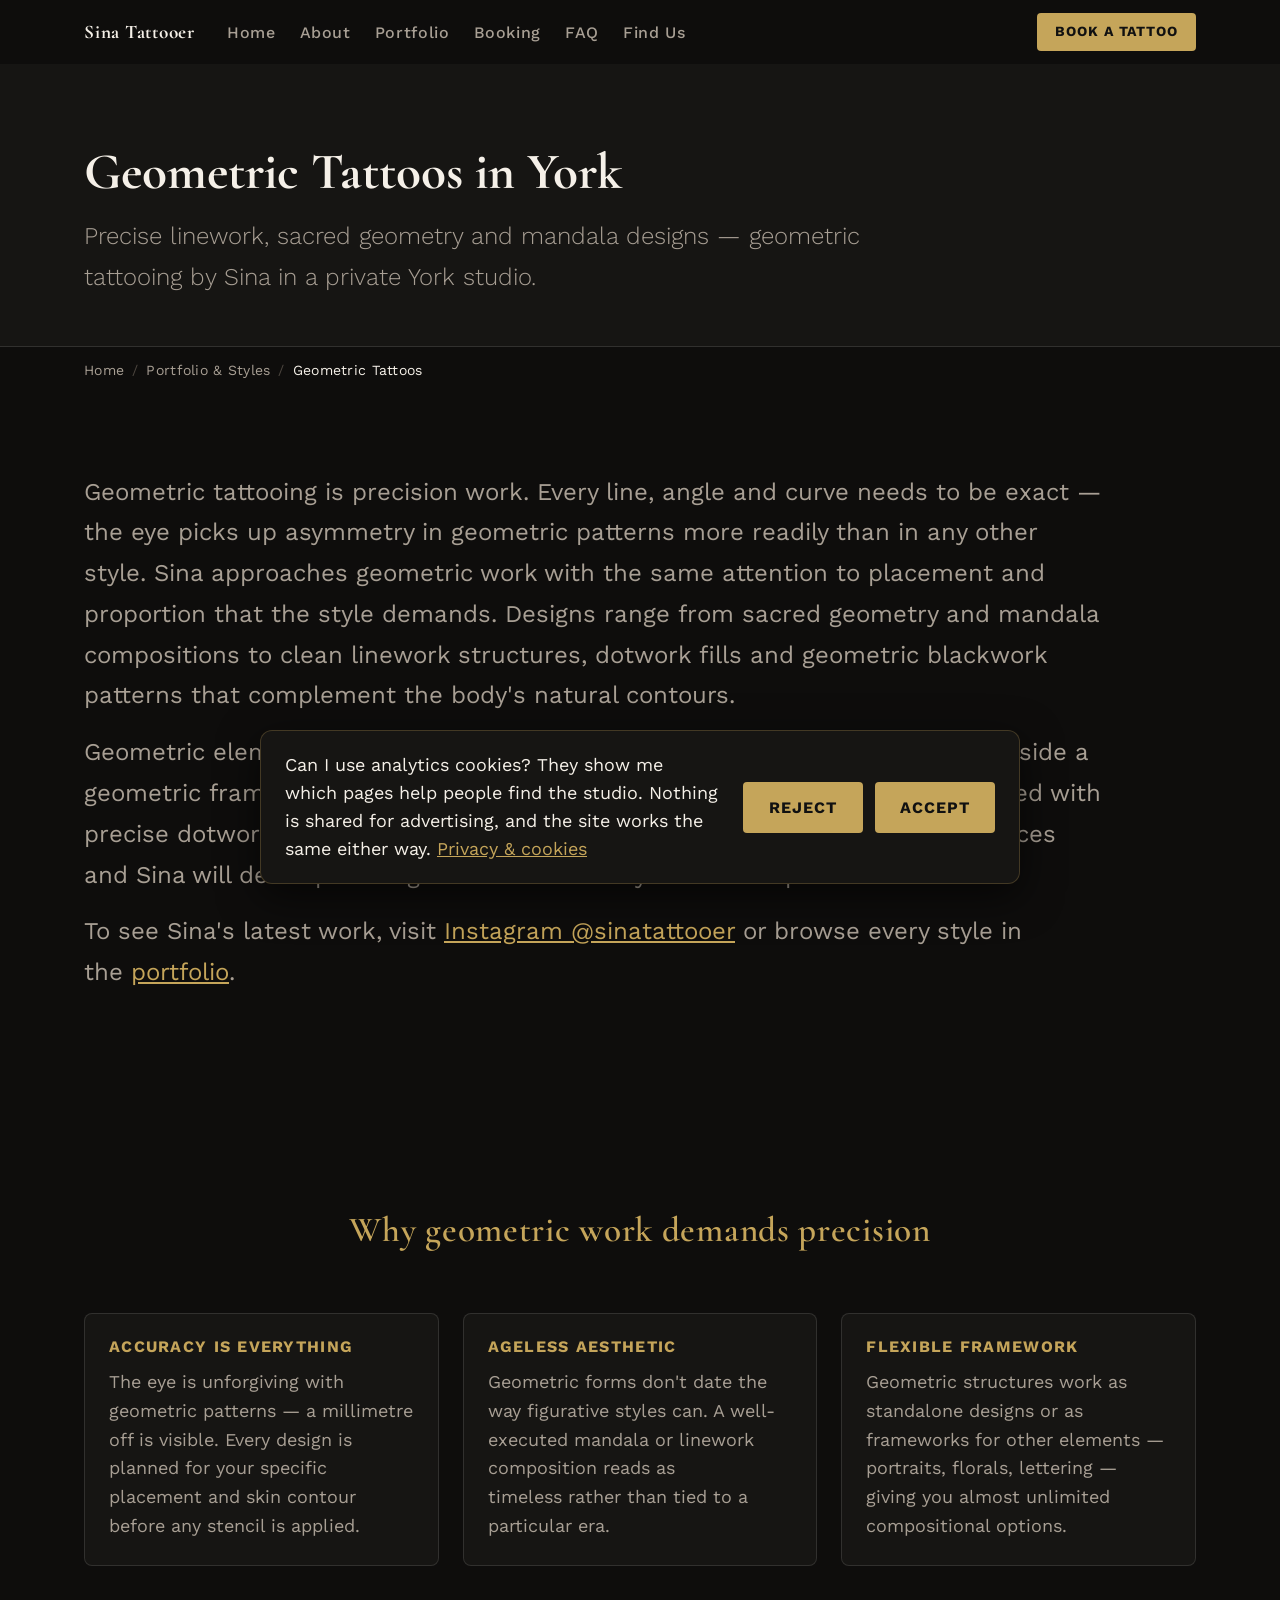
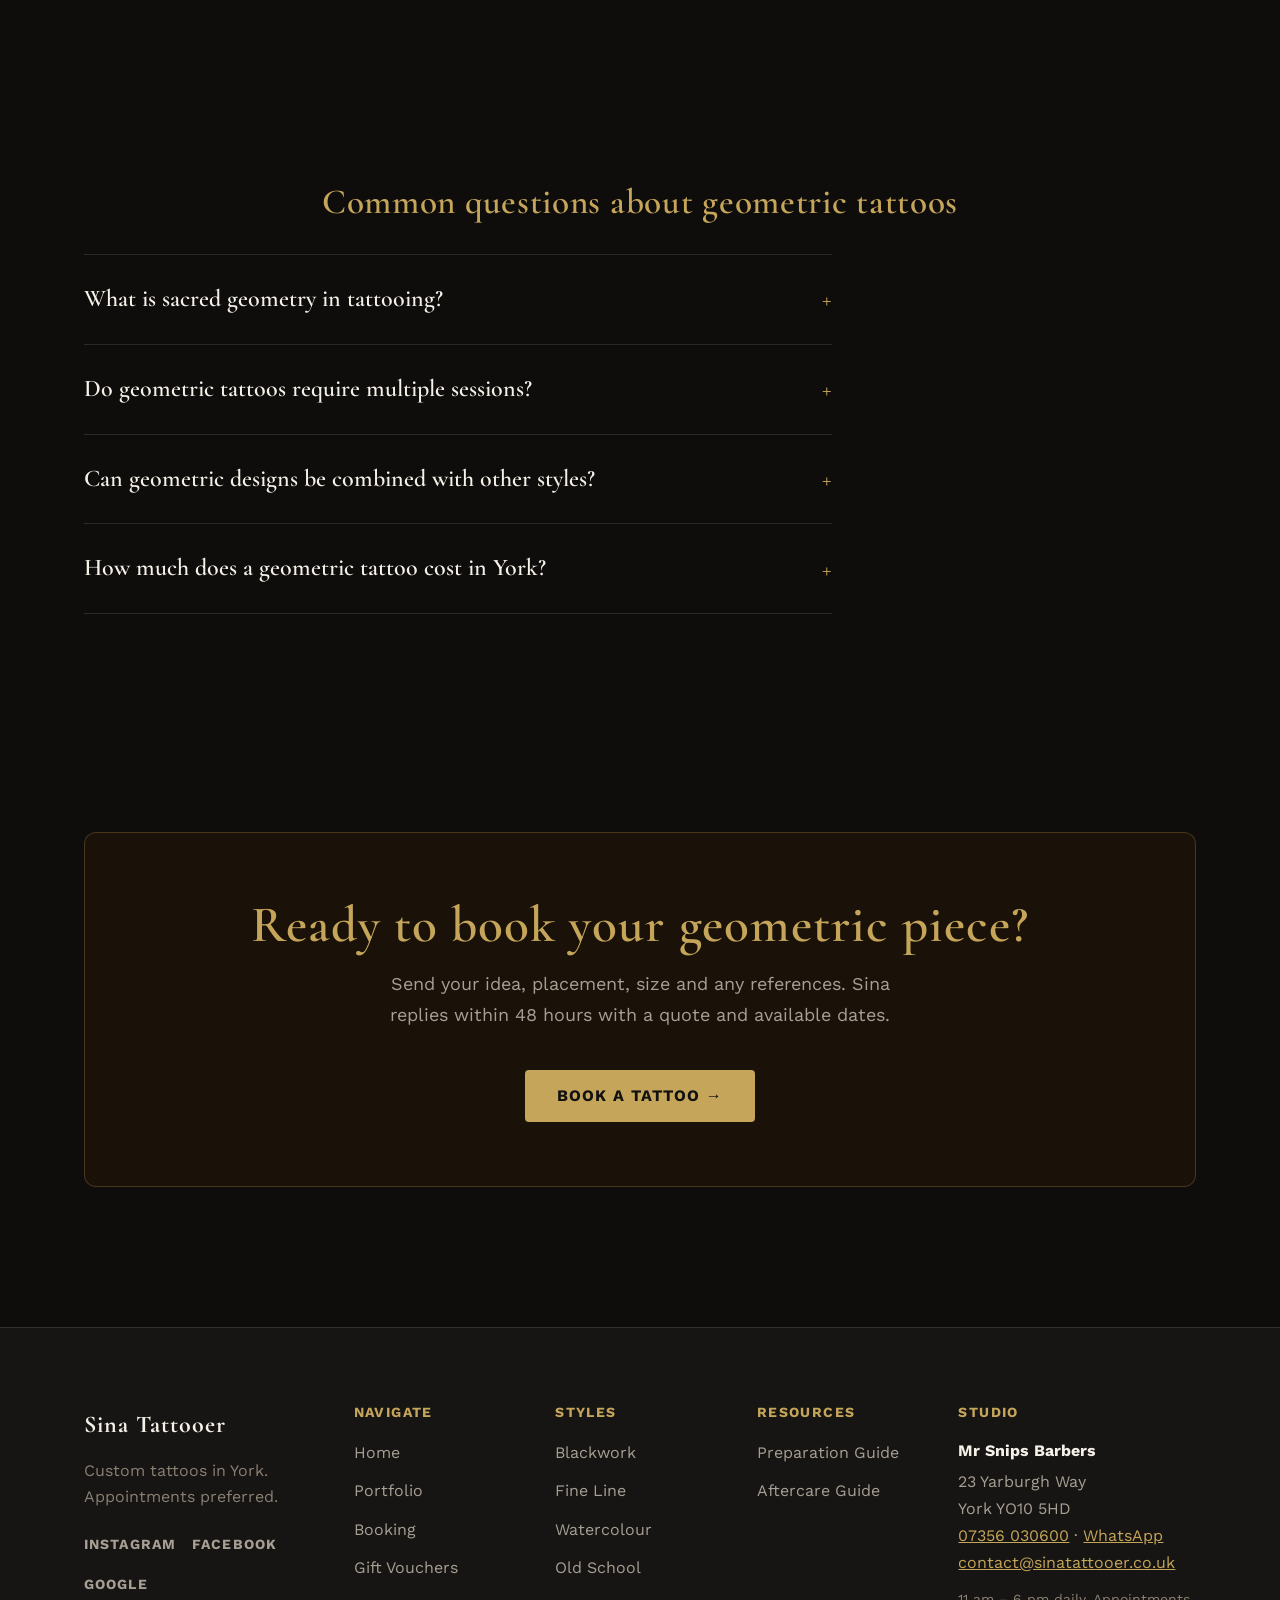
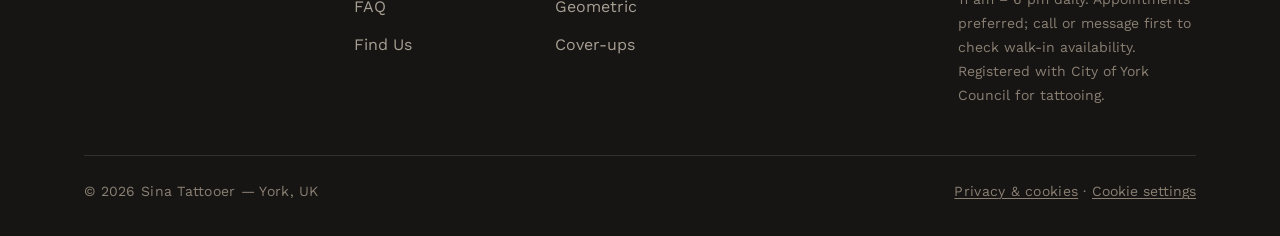
<file: geometric-tattoos-york.html>
<!DOCTYPE html>
<html lang="en">

<head>
  <meta charset="UTF-8" />
  <!-- Consent Mode v2 defaults: must stay ABOVE Google Tag Manager. The visitor's choice is sent by consent.js -->
  <script>
    window.dataLayer = window.dataLayer || [];
    function gtag() { dataLayer.push(arguments); }
    (function () {
      var ok = false;
      try { var c = JSON.parse(localStorage.getItem('sina_consent')); ok = !!(c && c.v === 1 && c.analytics === true && Date.now() - c.ts < 31536000000); } catch (e) {}
      gtag('consent', 'default', { ad_storage: 'denied', ad_user_data: 'denied', ad_personalization: 'denied', analytics_storage: ok ? 'granted' : 'denied', wait_for_update: 500 });
      gtag('set', 'ads_data_redaction', true);
    })();
  </script>
  <!-- Google Tag Manager -->
  <script>(function (w, d, s, l, i) {
      if (/^(localhost|127\.0\.0\.1|\[::1\])$/.test(location.hostname)) return; // no analytics from local testing
      w[l] = w[l] || []; w[l].push({
        'gtm.start':
          new Date().getTime(), event: 'gtm.js'
      }); var f = d.getElementsByTagName(s)[0],
        j = d.createElement(s), dl = l != 'dataLayer' ? '&l=' + l : ''; j.async = true; j.src =
          'https://www.googletagmanager.com/gtm.js?id=' + i + dl; f.parentNode.insertBefore(j, f);
    })(window, document, 'script', 'dataLayer', 'GTM-ND862NVQ');</script>
  <!-- End Google Tag Manager -->

  <meta name="viewport" content="width=device-width, initial-scale=1" />
  <meta name="description"
    content="Geometric tattoos in York by Sina Tattooer: precise linework, sacred geometry, mandalas and dotwork, custom-drawn for your placement in a private studio." />
  <meta name="author" content="Sina Tattooer" />
  <meta name="theme-color" content="#0e0d0c" />
  <link rel="canonical" href="https://sinatattooer.co.uk/geometric-tattoos-york" />

  <!-- Favicon -->
  <link rel="icon" href="/favicon.ico" sizes="any" />
  <link rel="icon" href="/favicon.svg" type="image/svg+xml" />
  <link rel="apple-touch-icon" href="/apple-touch-icon.png" />

  <!-- Open Graph / Social Sharing -->
  <meta property="og:type" content="website" />
  <meta property="og:title" content="Geometric Tattoos in York | Sina Tattooer" />
  <meta property="og:description"
    content="Geometric tattoos in York by Sina Tattooer: precise linework, sacred geometry, mandalas and dotwork, custom-drawn for your placement in a private studio." />
  <meta property="og:url" content="https://sinatattooer.co.uk/geometric-tattoos-york" />
  <meta property="og:locale" content="en_GB" />
  <meta property="og:site_name" content="Sina Tattooer" />
  <meta property="og:image" content="https://sinatattooer.co.uk/images/share/geometric.jpg" />
  <meta property="og:image:width" content="1200" />
  <meta property="og:image:height" content="630" />
  <meta property="og:image:type" content="image/jpeg" />
  <meta property="og:image:alt" content="Geometric tattoo by Sina Tattooer, York" />

  <title>Geometric Tattoos in York | Sina Tattooer</title>

  <!-- Twitter / X Card -->
  <meta name="twitter:card" content="summary_large_image" />
  <meta name="twitter:title" content="Geometric Tattoos in York | Sina Tattooer" />
  <meta name="twitter:description"
    content="Geometric tattoos in York by Sina Tattooer: precise linework, sacred geometry, mandalas and dotwork, custom-drawn for your placement in a private studio." />
  <meta name="twitter:image" content="https://sinatattooer.co.uk/images/share/geometric.jpg" />
  <meta name="twitter:image:alt" content="Geometric tattoo by Sina Tattooer, York" />

  <!-- Fonts -->
  <link rel="preload" href="/fonts/work-sans-latin.woff2" as="font" type="font/woff2" crossorigin fetchpriority="low">
  <link rel="preload" href="/fonts/cormorant-garamond-latin.woff2" as="font" type="font/woff2" crossorigin fetchpriority="low">

  <!-- BreadcrumbList Schema -->
  <script type="application/ld+json">
  {
    "@context": "https://schema.org",
    "@type": "BreadcrumbList",
    "itemListElement": [
      {"@type": "ListItem", "position": 1, "name": "Home", "item": "https://sinatattooer.co.uk/"},
      {"@type": "ListItem", "position": 2, "name": "Portfolio & Styles", "item": "https://sinatattooer.co.uk/portfolio"},
      {"@type": "ListItem", "position": 3, "name": "Geometric Tattoos in York", "item": "https://sinatattooer.co.uk/geometric-tattoos-york"}
    ]
  }
  </script>

  <!-- Service Schema -->
  <script type="application/ld+json">
  {
    "@context": "https://schema.org",
    "@type": "Service",
    "serviceType": "Geometric tattoo",
    "name": "Geometric Tattoos in York",
    "description": "Custom geometric tattoos by Sina Tattooer in York — precise linework, sacred geometry, mandala designs, dotwork and geometric blackwork. Private studio, by appointment.",
    "areaServed": { "@type": "City", "name": "York" },
    "provider": {
      "@type": "TattooParlor",
      "name": "Sina Tattooer",
      "address": {
        "@type": "PostalAddress",
        "streetAddress": "Mr Snips Barbers, 23 Yarburgh Way",
        "addressLocality": "York",
        "postalCode": "YO10 5HD",
        "addressCountry": "GB"
      },
      "url": "https://sinatattooer.co.uk/",
      "image": "https://sinatattooer.co.uk/images/tattoo1.webp"
    },
    "url": "https://sinatattooer.co.uk/geometric-tattoos-york"
  }
  </script>

  <!-- FAQPage Schema -->
  <script type="application/ld+json">
  {
    "@context": "https://schema.org",
    "@type": "FAQPage",
    "mainEntity": [
      {
        "@type": "Question",
        "name": "What is sacred geometry in tattooing?",
        "acceptedAnswer": {
          "@type": "Answer",
          "text": "Sacred geometry refers to patterns found in nature and ancient architecture — the Flower of Life, Metatron's Cube, the Fibonacci spiral, Platonic solids. In tattooing, these forms are applied with precise linework, often combined with dotwork shading or blackwork fills to create intricate, symmetrical compositions."
        }
      },
      {
        "@type": "Question",
        "name": "Do geometric tattoos require multiple sessions?",
        "acceptedAnswer": {
          "@type": "Answer",
          "text": "It depends on size and complexity. Small to medium geometric pieces — a forearm mandala, a sleeve panel — typically fit in one session. Large back pieces or full geometric sleeves take multiple sessions. Sina will give you a realistic time estimate when you enquire."
        }
      },
      {
        "@type": "Question",
        "name": "Can geometric designs be combined with other styles?",
        "acceptedAnswer": {
          "@type": "Answer",
          "text": "Yes — geometric works well as a structural framework for other elements. Realism portraits inside geometric frames, florals within mandala structures, and blackwork combined with fine linework are all popular. Send your concept and Sina will advise on how to build the design."
        }
      },
      {
        "@type": "Question",
        "name": "How much does a geometric tattoo cost in York?",
        "acceptedAnswer": {
          "@type": "Answer",
          "text": "Pricing is £70 per hour or £400 for a full day. Dense linework and dotwork typically takes longer per square centimetre than simpler styles. A non-refundable deposit confirms your booking and is deducted from the final price."
        }
      }
    ]
  }
  </script>

  <link rel="manifest" href="/manifest.json" />
  <link rel="stylesheet" href="style.css?v=20261122b" />
</head>

<body>

  <a class="skip-link" href="#main">Skip to main content</a>

  <!-- partial:nav page="portfolio" -->
  <nav class="site-nav" id="site-nav" aria-label="Main navigation">
    <div class="nav-inner">
      <a href="/" class="nav-logo" aria-label="Sina Tattooer — back to home">Sina Tattooer</a>
      <a href="https://tally.so/r/LZJBLj" target="_blank" rel="noopener noreferrer" class="nav-book">Book</a>
      <button class="nav-toggle" id="navToggle" aria-expanded="false" aria-controls="navMenu" aria-label="Open menu"><span></span><span></span><span></span></button>
      <ul class="nav-links" id="navMenu" role="list">
        <li><a href="/" class="nav-link">Home</a></li>
        <li><a href="/#about" class="nav-link">About</a></li>
        <li><a href="/portfolio" class="nav-link" aria-current="page">Portfolio</a></li>
        <li><a href="/#booking" class="nav-link">Booking</a></li>
        <li><a href="/#faq" class="nav-link">FAQ</a></li>
        <li><a href="/#contact" class="nav-link">Find Us</a></li>
      </ul>
      <a href="https://tally.so/r/LZJBLj" target="_blank" rel="noopener noreferrer" class="nav-cta">Book a Tattoo</a>
    </div>
  </nav>
  <!-- /partial:nav -->

  <header class="page-header">
    <div class="container">
      <h1>Geometric Tattoos in York</h1>
      <p class="page-header-sub">Precise linework, sacred geometry and mandala designs — geometric tattooing by Sina in a private York studio.</p>
    </div>
  </header>
  <nav class="breadcrumbs" aria-label="Breadcrumb"><ol><li><a href="/">Home</a></li><li><a href="/portfolio">Portfolio &amp; Styles</a></li><li><span aria-current="page">Geometric Tattoos</span></li></ol></nav>

  <main id="main">

    <section class="container gallery-page-intro reveal">
      <p>
        Geometric tattooing is precision work. Every line, angle and curve needs to be exact — the eye picks up asymmetry in geometric patterns more readily than in any other style. Sina approaches geometric work with the same attention to placement and proportion that the style demands. Designs range from sacred geometry and mandala compositions to clean linework structures, dotwork fills and geometric blackwork patterns that complement the body's natural contours.
      </p>
      <p>
        Geometric elements also combine well with other styles — a realism portrait inside a geometric frame, florals structured within a mandala, or blackwork fills accented with precise dotwork. Send your concept through the booking form with any references and Sina will develop a design that works with your chosen placement.
      </p>
      <p>
        To see Sina's latest work, visit <a href="https://instagram.com/sinatattooer" target="_blank" rel="noopener noreferrer">Instagram @sinatattooer</a> or browse every style in the <a href="/portfolio">portfolio</a>.
      </p>
    </section>

    <section class="container reveal" aria-labelledby="why-geometric">
      <h2 class="gallery-section-heading" id="why-geometric">Why geometric work demands precision</h2>
      <div class="style-why">
        <div class="style-why-card">
          <h3>Accuracy is everything</h3>
          <p>The eye is unforgiving with geometric patterns — a millimetre off is visible. Every design is planned for your specific placement and skin contour before any stencil is applied.</p>
        </div>
        <div class="style-why-card">
          <h3>Ageless aesthetic</h3>
          <p>Geometric forms don't date the way figurative styles can. A well-executed mandala or linework composition reads as timeless rather than tied to a particular era.</p>
        </div>
        <div class="style-why-card">
          <h3>Flexible framework</h3>
          <p>Geometric structures work as standalone designs or as frameworks for other elements — portraits, florals, lettering — giving you almost unlimited compositional options.</p>
        </div>
      </div>
    </section>

    <section class="container reveal" aria-labelledby="geometric-faq">
      <h2 class="gallery-section-heading" id="geometric-faq">Common questions about geometric tattoos</h2>
      <ul class="faq-list" role="list">
        <li class="faq-item">
          <button class="faq-question" aria-expanded="false">What is sacred geometry in tattooing?</button>
          <div class="faq-answer" role="region">
            <div class="faq-answer-inner">
              <p>Sacred geometry refers to patterns found in nature and ancient architecture — the Flower of Life, Metatron's Cube, the Fibonacci spiral, Platonic solids. In tattooing, these forms are applied with precise linework, often combined with dotwork shading or blackwork fills to create intricate, symmetrical compositions.</p>
            </div>
          </div>
        </li>
        <li class="faq-item">
          <button class="faq-question" aria-expanded="false">Do geometric tattoos require multiple sessions?</button>
          <div class="faq-answer" role="region">
            <div class="faq-answer-inner">
              <p>It depends on size and complexity. Small to medium geometric pieces — a forearm mandala, a sleeve panel — typically fit in one session. Large back pieces or full geometric sleeves take multiple sessions. Sina will give you a realistic time estimate when you enquire.</p>
            </div>
          </div>
        </li>
        <li class="faq-item">
          <button class="faq-question" aria-expanded="false">Can geometric designs be combined with other styles?</button>
          <div class="faq-answer" role="region">
            <div class="faq-answer-inner">
              <p>Yes — geometric works well as a structural framework for other elements. Realism portraits inside geometric frames, florals within mandala structures, and blackwork combined with fine linework are all popular. Send your concept and Sina will advise on how to build the design.</p>
            </div>
          </div>
        </li>
        <li class="faq-item">
          <button class="faq-question" aria-expanded="false">How much does a geometric tattoo cost in York?</button>
          <div class="faq-answer" role="region">
            <div class="faq-answer-inner">
              <p>Pricing is £70 per hour or £400 for a full day. Dense linework and dotwork typically takes longer per square centimetre than simpler styles. A non-refundable deposit confirms your booking and is deducted from the final price.</p>
            </div>
          </div>
        </li>
      </ul>
    </section>

    <section class="container reveal">
      <div class="gallery-cta-block">
        <h2>Ready to book your geometric piece?</h2>
        <p>Send your idea, placement, size and any references. Sina replies within 48 hours with a quote and available dates.</p>
        <a href="https://tally.so/r/LZJBLj" target="_blank" rel="noopener noreferrer" class="btn-book">Book a Tattoo &rarr;</a>
      </div>
    </section>

  </main>

  <button class="back-to-top" id="backToTop" aria-label="Back to top">&uarr;</button>

  <!-- partial:footer -->
  <footer class="site-footer">
    <div class="footer-inner">
      <div class="footer-brand">
        <a href="/" class="footer-logo">Sina Tattooer</a>
        <p class="footer-tagline">Custom tattoos in York.<br>Appointments preferred.</p>
        <nav class="footer-social" aria-label="Social media"><a href="https://instagram.com/sinatattooer" target="_blank" rel="noopener noreferrer" aria-label="Instagram">Instagram</a><a href="https://facebook.com/sinatattooer" target="_blank" rel="noopener noreferrer" aria-label="Facebook">Facebook</a><a href="https://g.page/r/CVRKmF0wOcODEAE/review" target="_blank" rel="noopener noreferrer" aria-label="Google Reviews">Google</a></nav>
      </div>
      <div class="footer-col">
        <h3>Navigate</h3>
        <ul>
          <li><a href="/">Home</a></li>
          <li><a href="/portfolio">Portfolio</a></li>
          <li><a href="/#booking">Booking</a></li>
          <li><a href="/#vouchers">Gift Vouchers</a></li>
          <li><a href="/#faq">FAQ</a></li>
          <li><a href="/#contact">Find Us</a></li>
        </ul>
      </div>
      <div class="footer-col">
        <h3>Styles</h3>
        <ul>
          <li><a href="/blackwork-tattoos-york">Blackwork</a></li>
          <li><a href="/fineline-tattoos-york">Fine Line</a></li>
          <li><a href="/watercolour-tattoos-york">Watercolour</a></li>
          <li><a href="/oldschool-tattoos-york">Old School</a></li>
          <li><a href="/geometric-tattoos-york">Geometric</a></li>
          <li><a href="/cover-up-tattoos-york">Cover-ups</a></li>
        </ul>
      </div>
      <div class="footer-col">
        <h3>Resources</h3>
        <ul>
          <li><a href="/tattoo-preparation">Preparation Guide</a></li>
          <li><a href="/tattoo-aftercare">Aftercare Guide</a></li>
        </ul>
      </div>
      <div class="footer-col footer-contact">
        <h3>Studio</h3>
        <address><strong>Mr Snips Barbers</strong>23 Yarburgh Way<br>York YO10 5HD<br><a href="tel:+447356030600">07356 030600</a> &middot; <a href="https://wa.me/message/T7P2PQ6A7SHEK1" target="_blank" rel="noopener noreferrer">WhatsApp</a><br><a href="mailto:contact@sinatattooer.co.uk">contact@sinatattooer.co.uk</a></address>
        <p class="footer-hours">11 am – 6 pm daily. Appointments preferred; call or message first to check walk-in availability. Registered with City of York Council for tattooing.</p>
      </div>
    </div>
    <div class="footer-bottom">
      <p>&copy; <span id="footer-year">2026</span> Sina Tattooer &mdash; York, UK</p>
      <p class="footer-legal"><a href="/privacy">Privacy &amp; cookies</a> &middot; <button type="button" class="footer-cookie-btn" data-cookie-settings>Cookie settings</button></p>
    </div>
  </footer>
  <!-- /partial:footer -->

  <script src="components.js?v=20261122a"></script>
  <script src="main.js?v=20261122b"></script>
  <script src="consent.js?v=20261105" defer></script>
</body>

</html>
</file>
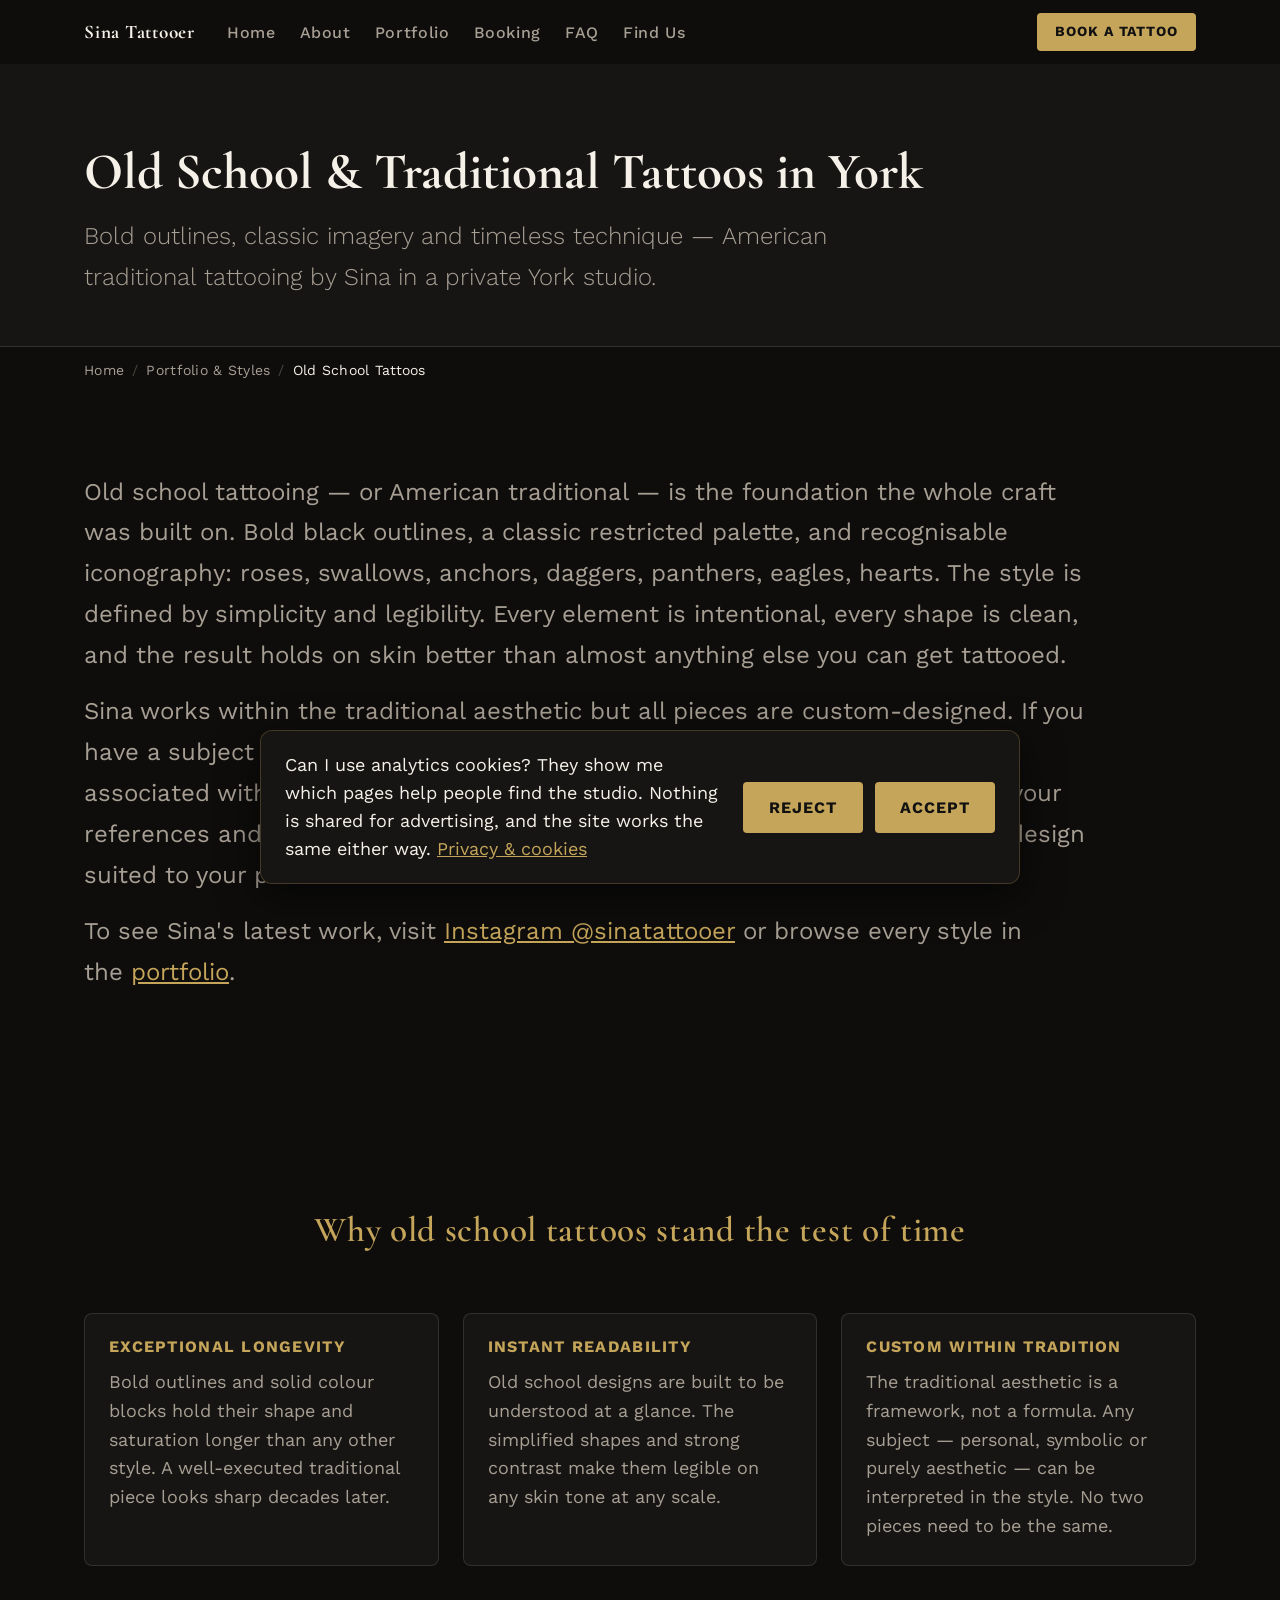
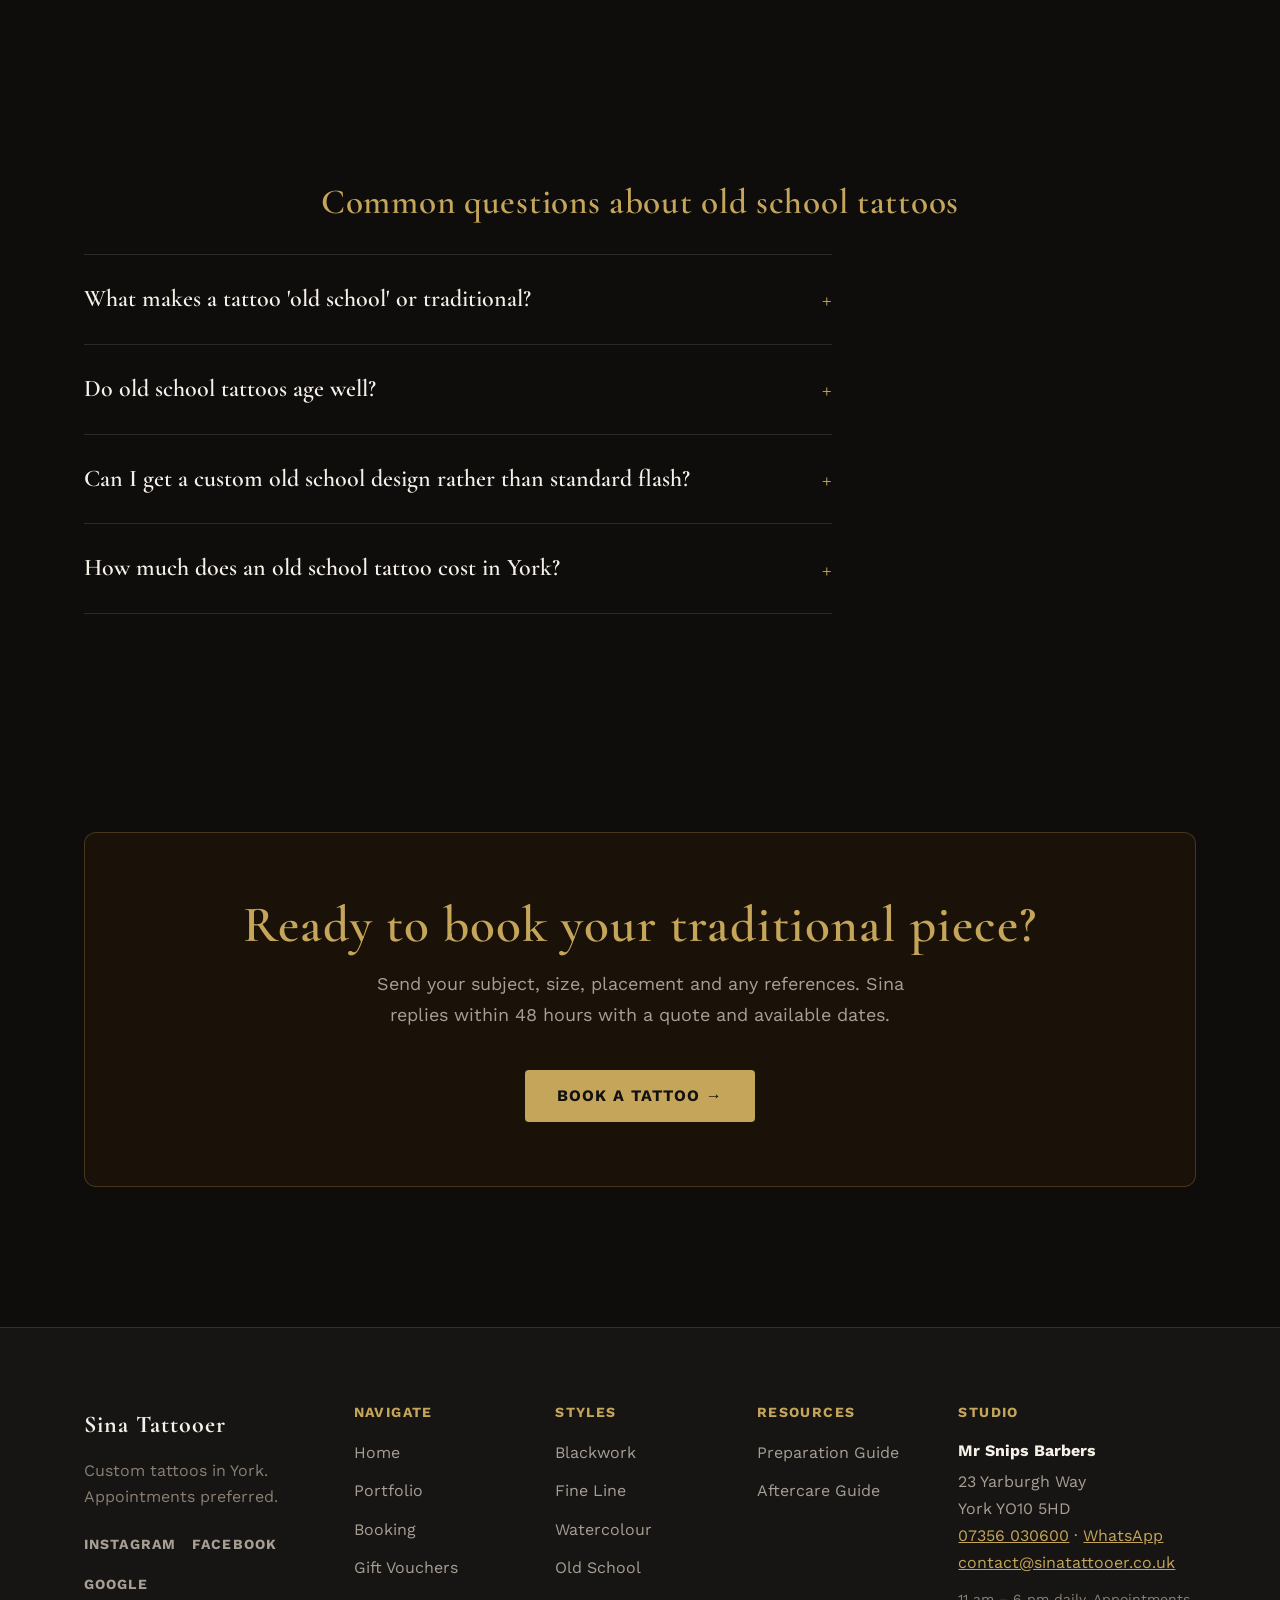
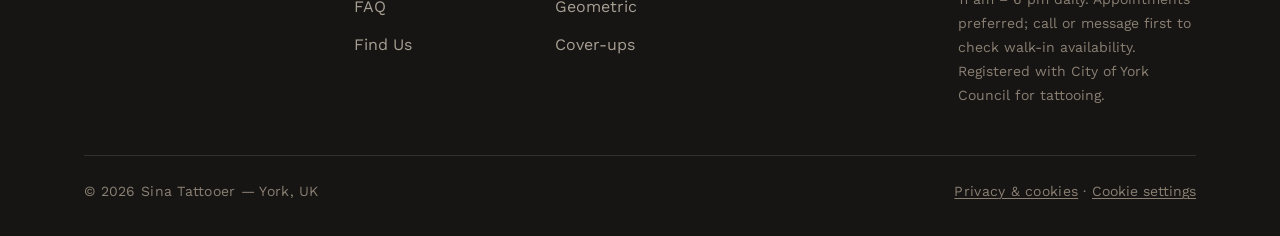
<file: oldschool-tattoos-york.html>
<!DOCTYPE html>
<html lang="en">

<head>
  <meta charset="UTF-8" />
  <!-- Consent Mode v2 defaults: must stay ABOVE Google Tag Manager. The visitor's choice is sent by consent.js -->
  <script>
    window.dataLayer = window.dataLayer || [];
    function gtag() { dataLayer.push(arguments); }
    (function () {
      var ok = false;
      try { var c = JSON.parse(localStorage.getItem('sina_consent')); ok = !!(c && c.v === 1 && c.analytics === true && Date.now() - c.ts < 31536000000); } catch (e) {}
      gtag('consent', 'default', { ad_storage: 'denied', ad_user_data: 'denied', ad_personalization: 'denied', analytics_storage: ok ? 'granted' : 'denied', wait_for_update: 500 });
      gtag('set', 'ads_data_redaction', true);
    })();
  </script>
  <!-- Google Tag Manager -->
  <script>(function (w, d, s, l, i) {
      if (/^(localhost|127\.0\.0\.1|\[::1\])$/.test(location.hostname)) return; // no analytics from local testing
      w[l] = w[l] || []; w[l].push({
        'gtm.start':
          new Date().getTime(), event: 'gtm.js'
      }); var f = d.getElementsByTagName(s)[0],
        j = d.createElement(s), dl = l != 'dataLayer' ? '&l=' + l : ''; j.async = true; j.src =
          'https://www.googletagmanager.com/gtm.js?id=' + i + dl; f.parentNode.insertBefore(j, f);
    })(window, document, 'script', 'dataLayer', 'GTM-ND862NVQ');</script>
  <!-- End Google Tag Manager -->

  <meta name="viewport" content="width=device-width, initial-scale=1" />
  <meta name="description"
    content="Old school and traditional tattoos in York by Sina Tattooer: bold outlines, classic flash, anchors, roses and eagles. Custom designs, book direct." />
  <meta name="author" content="Sina Tattooer" />
  <meta name="theme-color" content="#0e0d0c" />
  <link rel="canonical" href="https://sinatattooer.co.uk/oldschool-tattoos-york" />

  <!-- Favicon -->
  <link rel="icon" href="/favicon.ico" sizes="any" />
  <link rel="icon" href="/favicon.svg" type="image/svg+xml" />
  <link rel="apple-touch-icon" href="/apple-touch-icon.png" />

  <!-- Open Graph / Social Sharing -->
  <meta property="og:type" content="website" />
  <meta property="og:title" content="Old School Tattoos in York | Sina Tattooer" />
  <meta property="og:description"
    content="Old school and traditional tattoos in York by Sina Tattooer: bold outlines, classic flash, anchors, roses and eagles. Custom designs, book direct." />
  <meta property="og:url" content="https://sinatattooer.co.uk/oldschool-tattoos-york" />
  <meta property="og:locale" content="en_GB" />
  <meta property="og:site_name" content="Sina Tattooer" />
  <meta property="og:image" content="https://sinatattooer.co.uk/images/share/oldschool.jpg" />
  <meta property="og:image:width" content="1200" />
  <meta property="og:image:height" content="630" />
  <meta property="og:image:type" content="image/jpeg" />
  <meta property="og:image:alt" content="Old school traditional tattoo by Sina Tattooer, York" />

  <title>Old School Tattoos in York | Sina Tattooer</title>

  <!-- Twitter / X Card -->
  <meta name="twitter:card" content="summary_large_image" />
  <meta name="twitter:title" content="Old School Tattoos in York | Sina Tattooer" />
  <meta name="twitter:description"
    content="Old school and traditional tattoos in York by Sina Tattooer: bold outlines, classic flash, anchors, roses and eagles. Custom designs, book direct." />
  <meta name="twitter:image" content="https://sinatattooer.co.uk/images/share/oldschool.jpg" />
  <meta name="twitter:image:alt" content="Old school traditional tattoo by Sina Tattooer, York" />

  <!-- Fonts -->
  <link rel="preload" href="/fonts/work-sans-latin.woff2" as="font" type="font/woff2" crossorigin fetchpriority="low">
  <link rel="preload" href="/fonts/cormorant-garamond-latin.woff2" as="font" type="font/woff2" crossorigin fetchpriority="low">

  <!-- BreadcrumbList Schema -->
  <script type="application/ld+json">
  {
    "@context": "https://schema.org",
    "@type": "BreadcrumbList",
    "itemListElement": [
      {"@type": "ListItem", "position": 1, "name": "Home", "item": "https://sinatattooer.co.uk/"},
      {"@type": "ListItem", "position": 2, "name": "Portfolio & Styles", "item": "https://sinatattooer.co.uk/portfolio"},
      {"@type": "ListItem", "position": 3, "name": "Old School Tattoos in York", "item": "https://sinatattooer.co.uk/oldschool-tattoos-york"}
    ]
  }
  </script>

  <!-- Service Schema -->
  <script type="application/ld+json">
  {
    "@context": "https://schema.org",
    "@type": "Service",
    "serviceType": "Old school traditional tattoo",
    "name": "Old School Tattoos in York",
    "description": "Custom old school and traditional tattoos by Sina Tattooer in York — bold outlines, classic American traditional imagery and timeless designs. Private studio, by appointment.",
    "areaServed": { "@type": "City", "name": "York" },
    "provider": {
      "@type": "TattooParlor",
      "name": "Sina Tattooer",
      "address": {
        "@type": "PostalAddress",
        "streetAddress": "Mr Snips Barbers, 23 Yarburgh Way",
        "addressLocality": "York",
        "postalCode": "YO10 5HD",
        "addressCountry": "GB"
      },
      "url": "https://sinatattooer.co.uk/",
      "image": "https://sinatattooer.co.uk/images/tattoo1.webp"
    },
    "url": "https://sinatattooer.co.uk/oldschool-tattoos-york"
  }
  </script>

  <!-- FAQPage Schema -->
  <script type="application/ld+json">
  {
    "@context": "https://schema.org",
    "@type": "FAQPage",
    "mainEntity": [
      {
        "@type": "Question",
        "name": "What makes a tattoo 'old school' or traditional?",
        "acceptedAnswer": {
          "@type": "Answer",
          "text": "Old school (American traditional) tattoos are defined by bold black outlines, a limited palette of solid primary colours, and iconic imagery — roses, anchors, swallows, eagles, daggers, pin-ups. The aesthetic comes from early 20th-century Western tattooing and is one of the most enduring styles in the craft."
        }
      },
      {
        "@type": "Question",
        "name": "Do old school tattoos age well?",
        "acceptedAnswer": {
          "@type": "Answer",
          "text": "Yes — old school tattoos age exceptionally well. The bold outlines and solid colour fills hold shape better than any other style. A well-executed traditional piece from 20 years ago often looks sharper than a delicate fine-line piece from 5 years ago."
        }
      },
      {
        "@type": "Question",
        "name": "Can I get a custom old school design rather than standard flash?",
        "acceptedAnswer": {
          "@type": "Answer",
          "text": "Absolutely. All designs Sina produces are custom — you can bring your own subject matter and have it interpreted in the traditional aesthetic. Send your ideas and references via the booking form."
        }
      },
      {
        "@type": "Question",
        "name": "How much does an old school tattoo cost in York?",
        "acceptedAnswer": {
          "@type": "Answer",
          "text": "Pricing is £70 per hour or £400 for a full day session. Most small traditional pieces fit in a single session. A deposit is required to confirm your booking and is deducted from the final price."
        }
      }
    ]
  }
  </script>

  <link rel="manifest" href="/manifest.json" />
  <link rel="stylesheet" href="style.css?v=20261122b" />
</head>

<body>

  <a class="skip-link" href="#main">Skip to main content</a>

  <!-- partial:nav page="portfolio" -->
  <nav class="site-nav" id="site-nav" aria-label="Main navigation">
    <div class="nav-inner">
      <a href="/" class="nav-logo" aria-label="Sina Tattooer — back to home">Sina Tattooer</a>
      <a href="https://tally.so/r/LZJBLj" target="_blank" rel="noopener noreferrer" class="nav-book">Book</a>
      <button class="nav-toggle" id="navToggle" aria-expanded="false" aria-controls="navMenu" aria-label="Open menu"><span></span><span></span><span></span></button>
      <ul class="nav-links" id="navMenu" role="list">
        <li><a href="/" class="nav-link">Home</a></li>
        <li><a href="/#about" class="nav-link">About</a></li>
        <li><a href="/portfolio" class="nav-link" aria-current="page">Portfolio</a></li>
        <li><a href="/#booking" class="nav-link">Booking</a></li>
        <li><a href="/#faq" class="nav-link">FAQ</a></li>
        <li><a href="/#contact" class="nav-link">Find Us</a></li>
      </ul>
      <a href="https://tally.so/r/LZJBLj" target="_blank" rel="noopener noreferrer" class="nav-cta">Book a Tattoo</a>
    </div>
  </nav>
  <!-- /partial:nav -->

  <header class="page-header">
    <div class="container">
      <h1>Old School &amp; Traditional Tattoos in York</h1>
      <p class="page-header-sub">Bold outlines, classic imagery and timeless technique — American traditional tattooing by Sina in a private York studio.</p>
    </div>
  </header>
  <nav class="breadcrumbs" aria-label="Breadcrumb"><ol><li><a href="/">Home</a></li><li><a href="/portfolio">Portfolio &amp; Styles</a></li><li><span aria-current="page">Old School Tattoos</span></li></ol></nav>

  <main id="main">

    <section class="container gallery-page-intro reveal">
      <p>
        Old school tattooing — or American traditional — is the foundation the whole craft was built on. Bold black outlines, a classic restricted palette, and recognisable iconography: roses, swallows, anchors, daggers, panthers, eagles, hearts. The style is defined by simplicity and legibility. Every element is intentional, every shape is clean, and the result holds on skin better than almost anything else you can get tattooed.
      </p>
      <p>
        Sina works within the traditional aesthetic but all pieces are custom-designed. If you have a subject or theme in mind — even something that wouldn't typically be associated with old school tattooing — it can be interpreted in the style. Send your references and ideas through the booking form and Sina will sketch a custom design suited to your placement and size.
      </p>
      <p>
        To see Sina's latest work, visit <a href="https://instagram.com/sinatattooer" target="_blank" rel="noopener noreferrer">Instagram @sinatattooer</a> or browse every style in the <a href="/portfolio">portfolio</a>.
      </p>
    </section>

    <section class="container reveal" aria-labelledby="why-oldschool">
      <h2 class="gallery-section-heading" id="why-oldschool">Why old school tattoos stand the test of time</h2>
      <div class="style-why">
        <div class="style-why-card">
          <h3>Exceptional longevity</h3>
          <p>Bold outlines and solid colour blocks hold their shape and saturation longer than any other style. A well-executed traditional piece looks sharp decades later.</p>
        </div>
        <div class="style-why-card">
          <h3>Instant readability</h3>
          <p>Old school designs are built to be understood at a glance. The simplified shapes and strong contrast make them legible on any skin tone at any scale.</p>
        </div>
        <div class="style-why-card">
          <h3>Custom within tradition</h3>
          <p>The traditional aesthetic is a framework, not a formula. Any subject — personal, symbolic or purely aesthetic — can be interpreted in the style. No two pieces need to be the same.</p>
        </div>
      </div>
    </section>

    <section class="container reveal" aria-labelledby="oldschool-faq">
      <h2 class="gallery-section-heading" id="oldschool-faq">Common questions about old school tattoos</h2>
      <ul class="faq-list" role="list">
        <li class="faq-item">
          <button class="faq-question" aria-expanded="false">What makes a tattoo 'old school' or traditional?</button>
          <div class="faq-answer" role="region">
            <div class="faq-answer-inner">
              <p>Old school (American traditional) tattoos are defined by bold black outlines, a limited palette of solid primary colours, and iconic imagery — roses, anchors, swallows, eagles, daggers, pin-ups. The aesthetic comes from early 20th-century Western tattooing and is one of the most enduring styles in the craft.</p>
            </div>
          </div>
        </li>
        <li class="faq-item">
          <button class="faq-question" aria-expanded="false">Do old school tattoos age well?</button>
          <div class="faq-answer" role="region">
            <div class="faq-answer-inner">
              <p>Yes — old school tattoos age exceptionally well. The bold outlines and solid colour fills hold shape better than any other style. A well-executed traditional piece from 20 years ago often looks sharper than a delicate fine-line piece from 5 years ago.</p>
            </div>
          </div>
        </li>
        <li class="faq-item">
          <button class="faq-question" aria-expanded="false">Can I get a custom old school design rather than standard flash?</button>
          <div class="faq-answer" role="region">
            <div class="faq-answer-inner">
              <p>Absolutely. All designs Sina produces are custom — you can bring your own subject matter and have it interpreted in the traditional aesthetic. Send your ideas and references via the booking form.</p>
            </div>
          </div>
        </li>
        <li class="faq-item">
          <button class="faq-question" aria-expanded="false">How much does an old school tattoo cost in York?</button>
          <div class="faq-answer" role="region">
            <div class="faq-answer-inner">
              <p>Pricing is £70 per hour or £400 for a full day session. Most small traditional pieces fit in a single session. A deposit is required to confirm your booking and is deducted from the final price.</p>
            </div>
          </div>
        </li>
      </ul>
    </section>

    <section class="container reveal">
      <div class="gallery-cta-block">
        <h2>Ready to book your traditional piece?</h2>
        <p>Send your subject, size, placement and any references. Sina replies within 48 hours with a quote and available dates.</p>
        <a href="https://tally.so/r/LZJBLj" target="_blank" rel="noopener noreferrer" class="btn-book">Book a Tattoo &rarr;</a>
      </div>
    </section>

  </main>

  <button class="back-to-top" id="backToTop" aria-label="Back to top">&uarr;</button>

  <!-- partial:footer -->
  <footer class="site-footer">
    <div class="footer-inner">
      <div class="footer-brand">
        <a href="/" class="footer-logo">Sina Tattooer</a>
        <p class="footer-tagline">Custom tattoos in York.<br>Appointments preferred.</p>
        <nav class="footer-social" aria-label="Social media"><a href="https://instagram.com/sinatattooer" target="_blank" rel="noopener noreferrer" aria-label="Instagram">Instagram</a><a href="https://facebook.com/sinatattooer" target="_blank" rel="noopener noreferrer" aria-label="Facebook">Facebook</a><a href="https://g.page/r/CVRKmF0wOcODEAE/review" target="_blank" rel="noopener noreferrer" aria-label="Google Reviews">Google</a></nav>
      </div>
      <div class="footer-col">
        <h3>Navigate</h3>
        <ul>
          <li><a href="/">Home</a></li>
          <li><a href="/portfolio">Portfolio</a></li>
          <li><a href="/#booking">Booking</a></li>
          <li><a href="/#vouchers">Gift Vouchers</a></li>
          <li><a href="/#faq">FAQ</a></li>
          <li><a href="/#contact">Find Us</a></li>
        </ul>
      </div>
      <div class="footer-col">
        <h3>Styles</h3>
        <ul>
          <li><a href="/blackwork-tattoos-york">Blackwork</a></li>
          <li><a href="/fineline-tattoos-york">Fine Line</a></li>
          <li><a href="/watercolour-tattoos-york">Watercolour</a></li>
          <li><a href="/oldschool-tattoos-york">Old School</a></li>
          <li><a href="/geometric-tattoos-york">Geometric</a></li>
          <li><a href="/cover-up-tattoos-york">Cover-ups</a></li>
        </ul>
      </div>
      <div class="footer-col">
        <h3>Resources</h3>
        <ul>
          <li><a href="/tattoo-preparation">Preparation Guide</a></li>
          <li><a href="/tattoo-aftercare">Aftercare Guide</a></li>
        </ul>
      </div>
      <div class="footer-col footer-contact">
        <h3>Studio</h3>
        <address><strong>Mr Snips Barbers</strong>23 Yarburgh Way<br>York YO10 5HD<br><a href="tel:+447356030600">07356 030600</a> &middot; <a href="https://wa.me/message/T7P2PQ6A7SHEK1" target="_blank" rel="noopener noreferrer">WhatsApp</a><br><a href="mailto:contact@sinatattooer.co.uk">contact@sinatattooer.co.uk</a></address>
        <p class="footer-hours">11 am – 6 pm daily. Appointments preferred; call or message first to check walk-in availability. Registered with City of York Council for tattooing.</p>
      </div>
    </div>
    <div class="footer-bottom">
      <p>&copy; <span id="footer-year">2026</span> Sina Tattooer &mdash; York, UK</p>
      <p class="footer-legal"><a href="/privacy">Privacy &amp; cookies</a> &middot; <button type="button" class="footer-cookie-btn" data-cookie-settings>Cookie settings</button></p>
    </div>
  </footer>
  <!-- /partial:footer -->

  <script src="components.js?v=20261122a"></script>
  <script src="main.js?v=20261122b"></script>
  <script src="consent.js?v=20261105" defer></script>
</body>

</html>
</file>
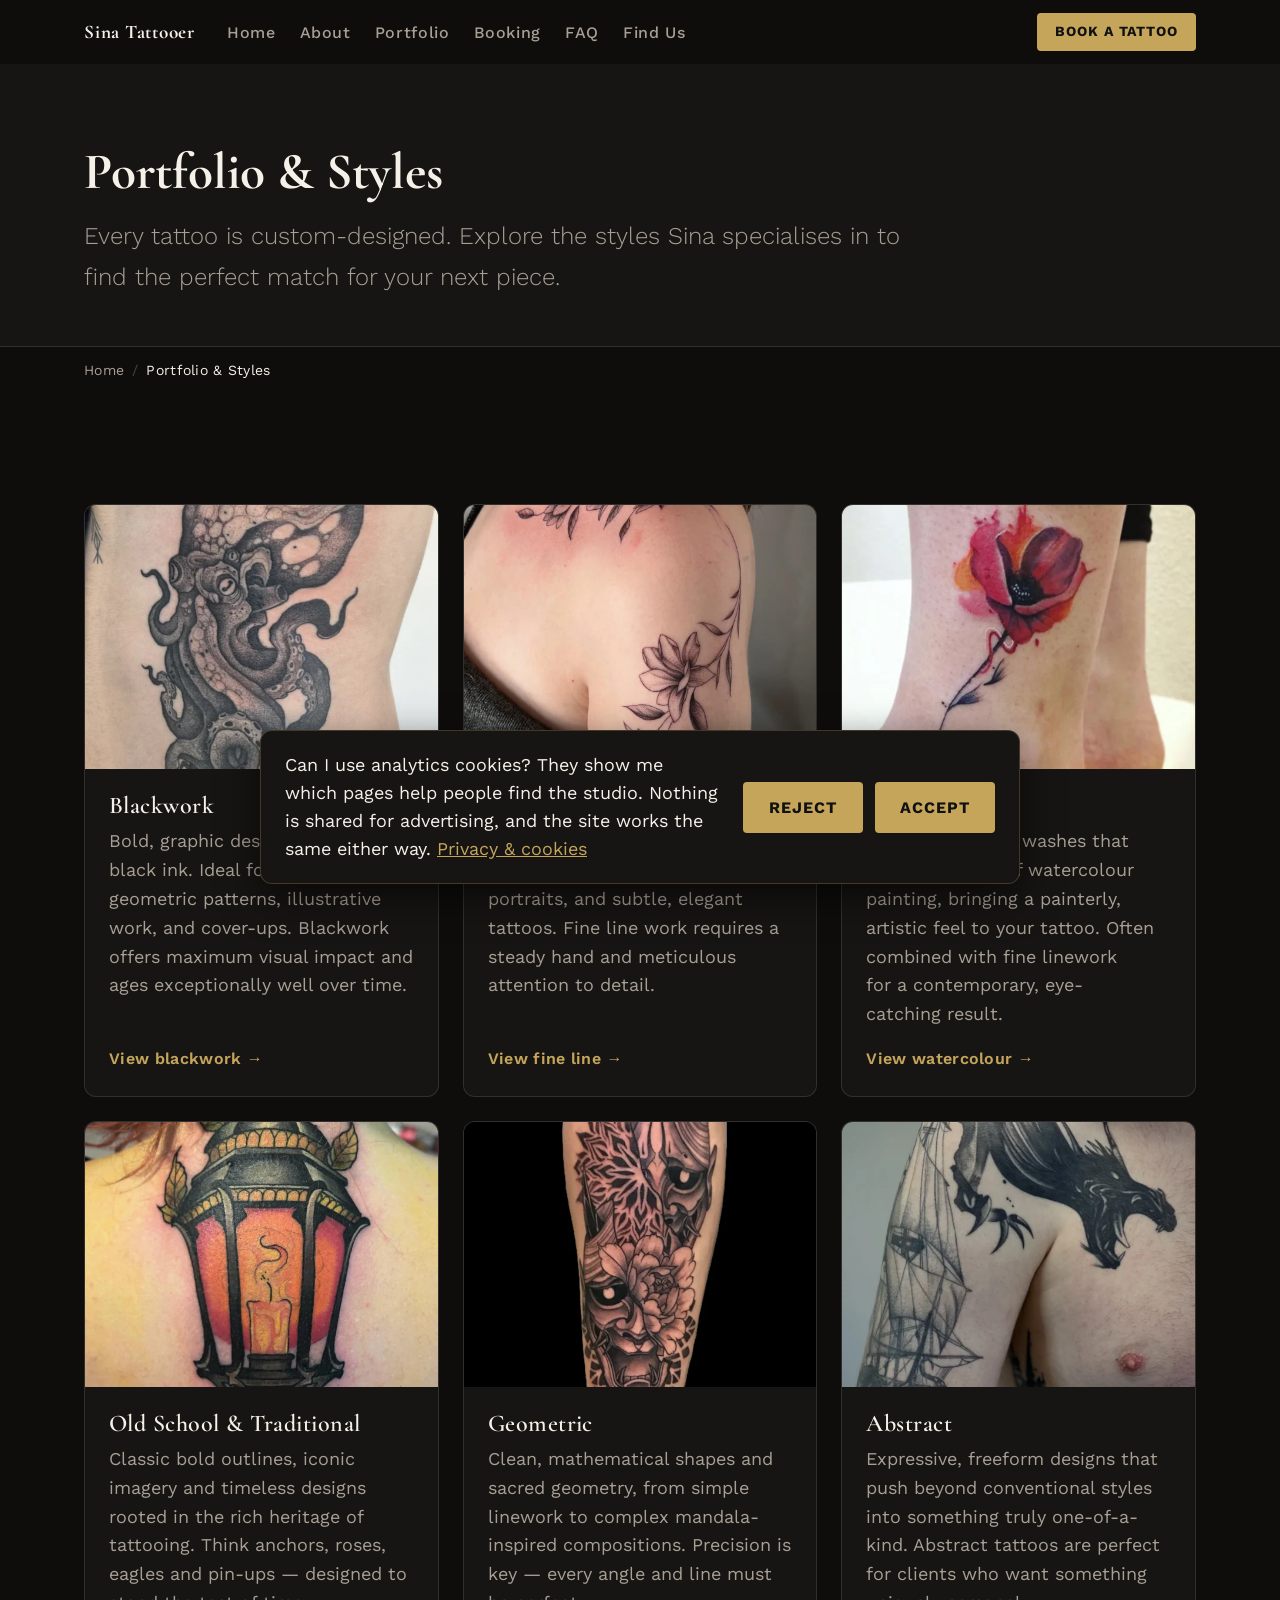
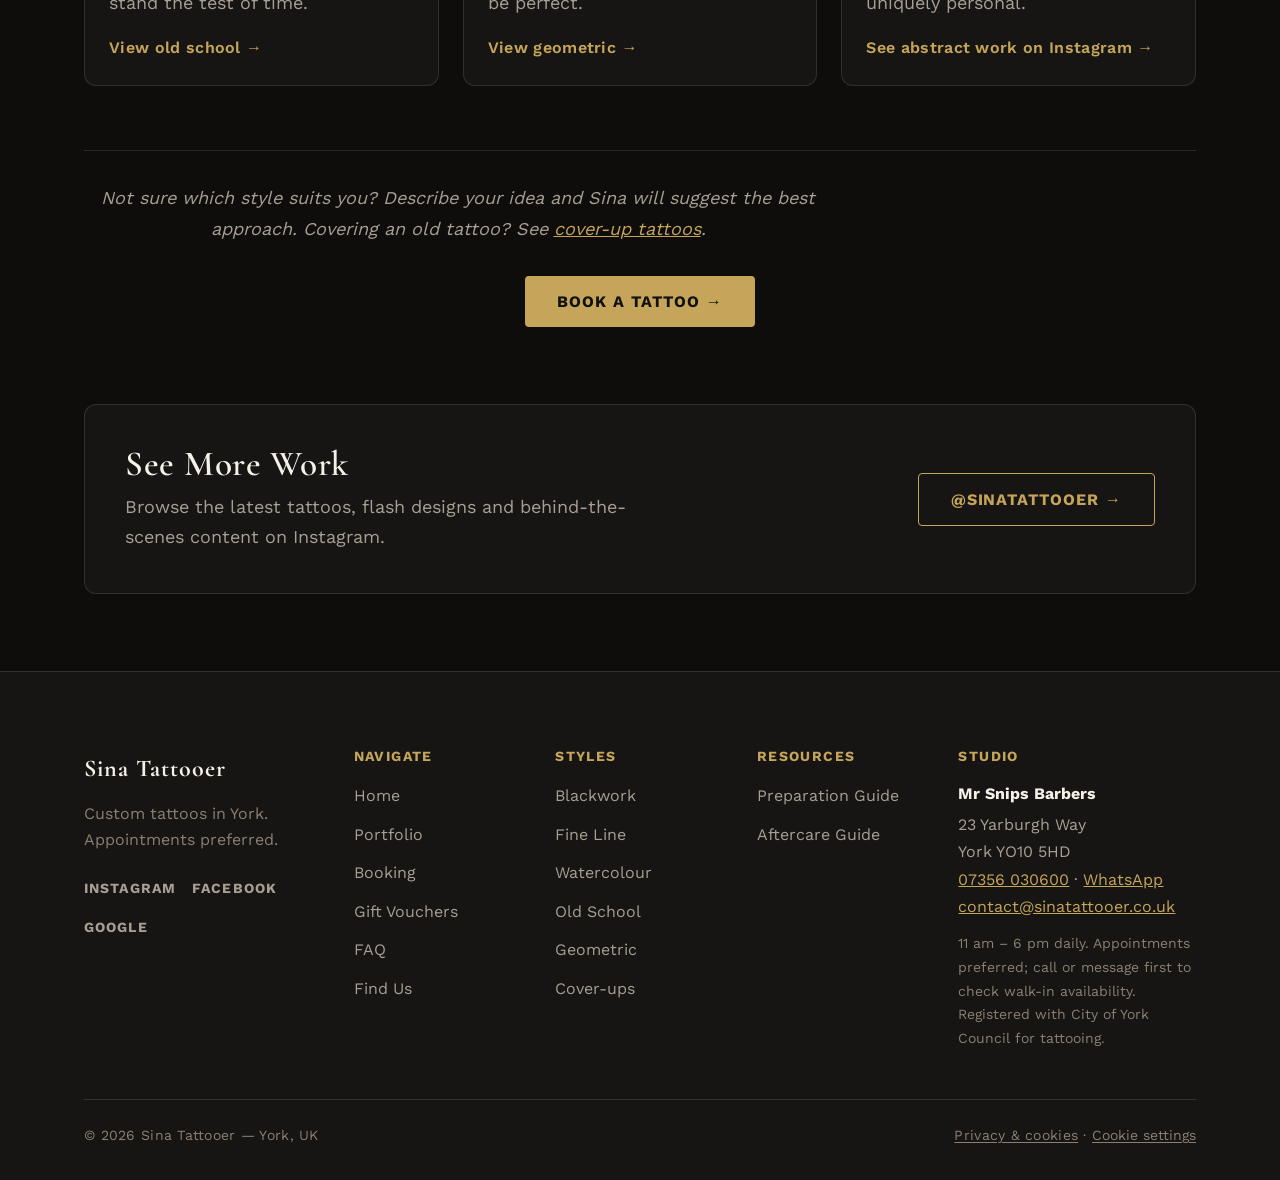
<file: portfolio.html>
<!DOCTYPE html>
<html lang="en">

<head>
  <meta charset="UTF-8" />
  <!-- Consent Mode v2 defaults: must stay ABOVE Google Tag Manager. The visitor's choice is sent by consent.js -->
  <script>
    window.dataLayer = window.dataLayer || [];
    function gtag() { dataLayer.push(arguments); }
    (function () {
      var ok = false;
      try { var c = JSON.parse(localStorage.getItem('sina_consent')); ok = !!(c && c.v === 1 && c.analytics === true && Date.now() - c.ts < 31536000000); } catch (e) {}
      gtag('consent', 'default', { ad_storage: 'denied', ad_user_data: 'denied', ad_personalization: 'denied', analytics_storage: ok ? 'granted' : 'denied', wait_for_update: 500 });
      gtag('set', 'ads_data_redaction', true);
    })();
  </script>
  <!-- Google Tag Manager -->
  <script>(function (w, d, s, l, i) {
      if (/^(localhost|127\.0\.0\.1|\[::1\])$/.test(location.hostname)) return; // no analytics from local testing
      w[l] = w[l] || []; w[l].push({
        'gtm.start':
          new Date().getTime(), event: 'gtm.js'
      }); var f = d.getElementsByTagName(s)[0],
        j = d.createElement(s), dl = l != 'dataLayer' ? '&l=' + l : ''; j.async = true; j.src =
          'https://www.googletagmanager.com/gtm.js?id=' + i + dl; f.parentNode.insertBefore(j, f);
    })(window, document, 'script', 'dataLayer', 'GTM-ND862NVQ');</script>
  <!-- End Google Tag Manager -->

  <meta name="viewport" content="width=device-width, initial-scale=1" />
  <meta name="description"
    content="Browse Sina Tattooer's portfolio from a private studio in York: blackwork, fine line, watercolour, old school, geometric and abstract tattoos, all custom-drawn." />
  <meta name="author" content="Sina Tattooer" />
  <meta name="theme-color" content="#0e0d0c" />
  <link rel="canonical" href="https://sinatattooer.co.uk/portfolio" />

  <!-- Favicon -->
  <link rel="icon" href="/favicon.ico" sizes="any" />
  <link rel="icon" href="/favicon.svg" type="image/svg+xml" />
  <link rel="apple-touch-icon" href="/apple-touch-icon.png" />

  <!-- Open Graph / Social Sharing -->
  <meta property="og:type" content="website" />
  <meta property="og:title" content="Portfolio & Tattoo Styles | Sina Tattooer York" />
  <meta property="og:description"
    content="Browse Sina Tattooer's portfolio from a private studio in York: blackwork, fine line, watercolour, old school, geometric and abstract tattoos, all custom-drawn." />
  <meta property="og:url" content="https://sinatattooer.co.uk/portfolio" />
  <meta property="og:locale" content="en_GB" />
  <meta property="og:site_name" content="Sina Tattooer" />
  <meta property="og:image" content="https://sinatattooer.co.uk/images/share/portfolio.jpg" />
  <meta property="og:image:width" content="1200" />
  <meta property="og:image:height" content="630" />
  <meta property="og:image:type" content="image/jpeg" />
  <meta property="og:image:alt" content="Custom tattoo by Sina Tattooer, York" />

  <title>Portfolio & Tattoo Styles | Sina Tattooer York</title>

  <!-- Twitter / X Card -->
  <meta name="twitter:card" content="summary_large_image" />
  <meta name="twitter:title" content="Portfolio &amp; Tattoo Styles | Sina Tattooer York" />
  <meta name="twitter:description" content="Browse Sina Tattooer's portfolio from a private studio in York: blackwork, fine line, watercolour, old school, geometric and abstract tattoos, all custom-drawn." />
  <meta name="twitter:image" content="https://sinatattooer.co.uk/images/share/portfolio.jpg" />
  <meta name="twitter:image:alt" content="Custom tattoo by Sina Tattooer, York" />

  <!-- Fonts: Cormorant Garamond (display) + Work Sans (body) -->
  <link rel="preload" href="/fonts/work-sans-latin.woff2" as="font" type="font/woff2" crossorigin fetchpriority="low">
  <link rel="preload" href="/fonts/cormorant-garamond-latin.woff2" as="font" type="font/woff2" crossorigin fetchpriority="low">

  <!-- BreadcrumbList Schema -->
  <script type="application/ld+json">
  {
    "@context": "https://schema.org",
    "@type": "BreadcrumbList",
    "itemListElement": [
      {"@type": "ListItem", "position": 1, "name": "Home", "item": "https://sinatattooer.co.uk/"},
      {"@type": "ListItem", "position": 2, "name": "Portfolio & Styles", "item": "https://sinatattooer.co.uk/portfolio"}
    ]
  }
  </script>

  <!-- ItemList Schema — tattoo style pages -->
  <script type="application/ld+json">
  {
    "@context": "https://schema.org",
    "@type": "ItemList",
    "name": "Tattoo Styles — Sina Tattooer York",
    "description": "Tattoo styles offered by Sina Tattooer in York: Blackwork, Fine Line, Watercolour, Old School, Geometric and Cover-Up tattoos.",
    "url": "https://sinatattooer.co.uk/portfolio",
    "numberOfItems": 6,
    "itemListElement": [
      {
        "@type": "ListItem", "position": 1,
        "name": "Blackwork Tattoos in York",
        "url": "https://sinatattooer.co.uk/blackwork-tattoos-york",
        "item": { "@type": "Service", "serviceType": "Blackwork tattoo", "name": "Blackwork Tattoos in York", "provider": { "@type": "TattooParlor", "name": "Sina Tattooer" } }
      },
      {
        "@type": "ListItem", "position": 2,
        "name": "Fine Line Tattoos in York",
        "url": "https://sinatattooer.co.uk/fineline-tattoos-york",
        "item": { "@type": "Service", "serviceType": "Fine line tattoo", "name": "Fine Line Tattoos in York", "provider": { "@type": "TattooParlor", "name": "Sina Tattooer" } }
      },
      {
        "@type": "ListItem", "position": 3,
        "name": "Watercolour Tattoos in York",
        "url": "https://sinatattooer.co.uk/watercolour-tattoos-york",
        "item": { "@type": "Service", "serviceType": "Watercolour tattoo", "name": "Watercolour Tattoos in York", "provider": { "@type": "TattooParlor", "name": "Sina Tattooer" } }
      },
      {
        "@type": "ListItem", "position": 4,
        "name": "Old School Tattoos in York",
        "url": "https://sinatattooer.co.uk/oldschool-tattoos-york",
        "item": { "@type": "Service", "serviceType": "Old school traditional tattoo", "name": "Old School Tattoos in York", "provider": { "@type": "TattooParlor", "name": "Sina Tattooer" } }
      },
      {
        "@type": "ListItem", "position": 5,
        "name": "Geometric Tattoos in York",
        "url": "https://sinatattooer.co.uk/geometric-tattoos-york",
        "item": { "@type": "Service", "serviceType": "Geometric tattoo", "name": "Geometric Tattoos in York", "provider": { "@type": "TattooParlor", "name": "Sina Tattooer" } }
      },
      {
        "@type": "ListItem", "position": 6,
        "name": "Cover-Up Tattoos in York",
        "url": "https://sinatattooer.co.uk/cover-up-tattoos-york",
        "item": { "@type": "Service", "serviceType": "Cover-up tattoo", "name": "Cover-Up Tattoos in York", "provider": { "@type": "TattooParlor", "name": "Sina Tattooer" } }
      }
    ]
  }
  </script>

  <link rel="manifest" href="/manifest.json" />
  <link rel="stylesheet" href="style.css?v=20261122b" />
</head>

<body>

  <!-- Skip to content (accessibility) -->
  <a class="skip-link" href="#main">Skip to main content</a>

  <!-- ========== NAVIGATION ========== -->
  <!-- partial:nav page="portfolio" -->
  <nav class="site-nav" id="site-nav" aria-label="Main navigation">
    <div class="nav-inner">
      <a href="/" class="nav-logo" aria-label="Sina Tattooer — back to home">Sina Tattooer</a>
      <a href="https://tally.so/r/LZJBLj" target="_blank" rel="noopener noreferrer" class="nav-book">Book</a>
      <button class="nav-toggle" id="navToggle" aria-expanded="false" aria-controls="navMenu" aria-label="Open menu"><span></span><span></span><span></span></button>
      <ul class="nav-links" id="navMenu" role="list">
        <li><a href="/" class="nav-link">Home</a></li>
        <li><a href="/#about" class="nav-link">About</a></li>
        <li><a href="/portfolio" class="nav-link" aria-current="page">Portfolio</a></li>
        <li><a href="/#booking" class="nav-link">Booking</a></li>
        <li><a href="/#faq" class="nav-link">FAQ</a></li>
        <li><a href="/#contact" class="nav-link">Find Us</a></li>
      </ul>
      <a href="https://tally.so/r/LZJBLj" target="_blank" rel="noopener noreferrer" class="nav-cta">Book a Tattoo</a>
    </div>
  </nav>
  <!-- /partial:nav -->

  <!-- Page Header -->
  <header class="page-header">
    <div class="container">
      <h1>Portfolio &amp; Styles</h1>
      <p class="page-header-sub">Every tattoo is custom-designed. Explore the styles Sina specialises in to find the
        perfect match for your next piece.</p>
    </div>
  </header>
  <nav class="breadcrumbs" aria-label="Breadcrumb"><ol><li><a href="/">Home</a></li><li><span aria-current="page">Portfolio &amp; Styles</span></li></ol></nav>

  <main id="main">
    <section class="styles container" id="styles">
      <div class="styles-grid reveal-stagger">
        <a href="/blackwork-tattoos-york" class="style-card-link">
        <div class="style-card">
          <div class="style-card-img">
            <img src="images/style-blackwork.webp" alt="Blackwork tattoo example by Sina Tattooer" width="400"
              height="300" loading="lazy" decoding="async" onerror="this.style.display='none'" />
            <div class="style-card-placeholder">Blackwork</div>
          </div>
          <div class="style-card-body">
            <h2>Blackwork</h2>
            <p>Bold, graphic designs using solid black ink. Ideal for striking geometric patterns, illustrative work,
              and cover-ups. Blackwork offers maximum visual impact and ages exceptionally well over time.</p>
            <span class="style-card-more">View blackwork &rarr;</span>
          </div>
        </div>
        </a>
        <a href="/fineline-tattoos-york" class="style-card-link">
        <div class="style-card">
          <div class="style-card-img">
            <img src="images/style-fineline.webp" alt="Fine line tattoo example by Sina Tattooer" width="400"
              height="300" loading="lazy" decoding="async" onerror="this.style.display='none'" />
            <div class="style-card-placeholder">Fine Line</div>
          </div>
          <div class="style-card-body">
            <h2>Fine Line</h2>
            <p>Precise, delicate linework perfect for minimalist designs, detailed portraits, and subtle, elegant
              tattoos. Fine line work requires a steady hand and meticulous attention to detail.</p>
            <span class="style-card-more">View fine line &rarr;</span>
          </div>
        </div>
        </a>
        <a href="/watercolour-tattoos-york" class="style-card-link">
        <div class="style-card">
          <div class="style-card-img">
            <img src="images/style-watercolour.webp" alt="Watercolour tattoo example by Sina Tattooer" width="400"
              height="300" loading="lazy" decoding="async" onerror="this.style.display='none'" />
            <div class="style-card-placeholder">Watercolour</div>
          </div>
          <div class="style-card-body">
            <h2>Watercolour</h2>
            <p>Soft, fluid colour washes that mimic the look of watercolour painting, bringing a painterly, artistic
              feel to your tattoo. Often combined with fine linework for a contemporary, eye-catching result.</p>
            <span class="style-card-more">View watercolour &rarr;</span>
          </div>
        </div>
        </a>
        <a href="/oldschool-tattoos-york" class="style-card-link">
        <div class="style-card">
          <div class="style-card-img">
            <img src="images/style-oldschool.webp" alt="Old School traditional tattoo example by Sina Tattooer"
              width="400" height="300" loading="lazy" decoding="async" onerror="this.style.display='none'" />
            <div class="style-card-placeholder">Old School</div>
          </div>
          <div class="style-card-body">
            <h2>Old School &amp; Traditional</h2>
            <p>Classic bold outlines, iconic imagery and timeless designs rooted in the rich heritage of tattooing.
              Think anchors, roses, eagles and pin-ups — designed to stand the test of time.</p>
            <span class="style-card-more">View old school &rarr;</span>
          </div>
        </div>
        </a>
        <a href="/geometric-tattoos-york" class="style-card-link">
        <div class="style-card">
          <div class="style-card-img">
            <img src="images/style-geometric.webp" alt="Geometric tattoo example by Sina Tattooer" width="400"
              height="300" loading="lazy" decoding="async" onerror="this.style.display='none'" />
            <div class="style-card-placeholder">Geometric</div>
          </div>
          <div class="style-card-body">
            <h2>Geometric</h2>
            <p>Clean, mathematical shapes and sacred geometry, from simple linework to complex mandala-inspired
              compositions. Precision is key — every angle and line must be perfect.</p>
            <span class="style-card-more">View geometric &rarr;</span>
          </div>
        </div>
        </a>
        <a href="https://instagram.com/sinatattooer" target="_blank" rel="noopener noreferrer" class="style-card-link">
        <div class="style-card">
          <div class="style-card-img">
            <img src="images/style-abstract.webp" alt="Abstract tattoo example by Sina Tattooer" width="400"
              height="300" loading="lazy" decoding="async" onerror="this.style.display='none'" />
            <div class="style-card-placeholder">Abstract</div>
          </div>
          <div class="style-card-body">
            <h2>Abstract</h2>
            <p>Expressive, freeform designs that push beyond conventional styles into something truly one-of-a-kind.
              Abstract tattoos are perfect for clients who want something uniquely personal.</p>
            <span class="style-card-more">See abstract work on Instagram &rarr;</span>
          </div>
        </div>
        </a>
      </div>

      <div class="styles-cta-wrap">
        <p class="styles-cta-text">Not sure which style suits you? Describe your idea and Sina will suggest the best
          approach. Covering an old tattoo? See <a href="/cover-up-tattoos-york">cover-up tattoos</a>.</p>
        <a href="https://tally.so/r/LZJBLj" target="_blank" rel="noopener noreferrer" class="btn-book">Book a Tattoo
          &rarr;</a>
      </div>
    </section>
    <section class="insta-cta container reveal">
      <div class="insta-cta-inner">
        <div class="insta-cta-text">
          <h2>See More Work</h2>
          <p>Browse the latest tattoos, flash designs and behind-the-scenes content on Instagram.</p>
        </div>
        <a href="https://instagram.com/sinatattooer" target="_blank" rel="noopener noreferrer" class="btn-instagram">
          @sinatattooer &rarr;
        </a>
      </div>
    </section>
  </main>

  <!-- Back to Top -->
  <button class="back-to-top" id="backToTop" aria-label="Back to top">&uarr;</button>

  <!-- partial:footer -->
  <footer class="site-footer">
    <div class="footer-inner">
      <div class="footer-brand">
        <a href="/" class="footer-logo">Sina Tattooer</a>
        <p class="footer-tagline">Custom tattoos in York.<br>Appointments preferred.</p>
        <nav class="footer-social" aria-label="Social media"><a href="https://instagram.com/sinatattooer" target="_blank" rel="noopener noreferrer" aria-label="Instagram">Instagram</a><a href="https://facebook.com/sinatattooer" target="_blank" rel="noopener noreferrer" aria-label="Facebook">Facebook</a><a href="https://g.page/r/CVRKmF0wOcODEAE/review" target="_blank" rel="noopener noreferrer" aria-label="Google Reviews">Google</a></nav>
      </div>
      <div class="footer-col">
        <h3>Navigate</h3>
        <ul>
          <li><a href="/">Home</a></li>
          <li><a href="/portfolio">Portfolio</a></li>
          <li><a href="/#booking">Booking</a></li>
          <li><a href="/#vouchers">Gift Vouchers</a></li>
          <li><a href="/#faq">FAQ</a></li>
          <li><a href="/#contact">Find Us</a></li>
        </ul>
      </div>
      <div class="footer-col">
        <h3>Styles</h3>
        <ul>
          <li><a href="/blackwork-tattoos-york">Blackwork</a></li>
          <li><a href="/fineline-tattoos-york">Fine Line</a></li>
          <li><a href="/watercolour-tattoos-york">Watercolour</a></li>
          <li><a href="/oldschool-tattoos-york">Old School</a></li>
          <li><a href="/geometric-tattoos-york">Geometric</a></li>
          <li><a href="/cover-up-tattoos-york">Cover-ups</a></li>
        </ul>
      </div>
      <div class="footer-col">
        <h3>Resources</h3>
        <ul>
          <li><a href="/tattoo-preparation">Preparation Guide</a></li>
          <li><a href="/tattoo-aftercare">Aftercare Guide</a></li>
        </ul>
      </div>
      <div class="footer-col footer-contact">
        <h3>Studio</h3>
        <address><strong>Mr Snips Barbers</strong>23 Yarburgh Way<br>York YO10 5HD<br><a href="tel:+447356030600">07356 030600</a> &middot; <a href="https://wa.me/message/T7P2PQ6A7SHEK1" target="_blank" rel="noopener noreferrer">WhatsApp</a><br><a href="mailto:contact@sinatattooer.co.uk">contact@sinatattooer.co.uk</a></address>
        <p class="footer-hours">11 am – 6 pm daily. Appointments preferred; call or message first to check walk-in availability. Registered with City of York Council for tattooing.</p>
      </div>
    </div>
    <div class="footer-bottom">
      <p>&copy; <span id="footer-year">2026</span> Sina Tattooer &mdash; York, UK</p>
      <p class="footer-legal"><a href="/privacy">Privacy &amp; cookies</a> &middot; <button type="button" class="footer-cookie-btn" data-cookie-settings>Cookie settings</button></p>
    </div>
  </footer>
  <!-- /partial:footer -->

  <script src="components.js?v=20261122a"></script>
  <script src="main.js?v=20261122b"></script>
  <script src="consent.js?v=20261105" defer></script>
</body>

</html>
</file>
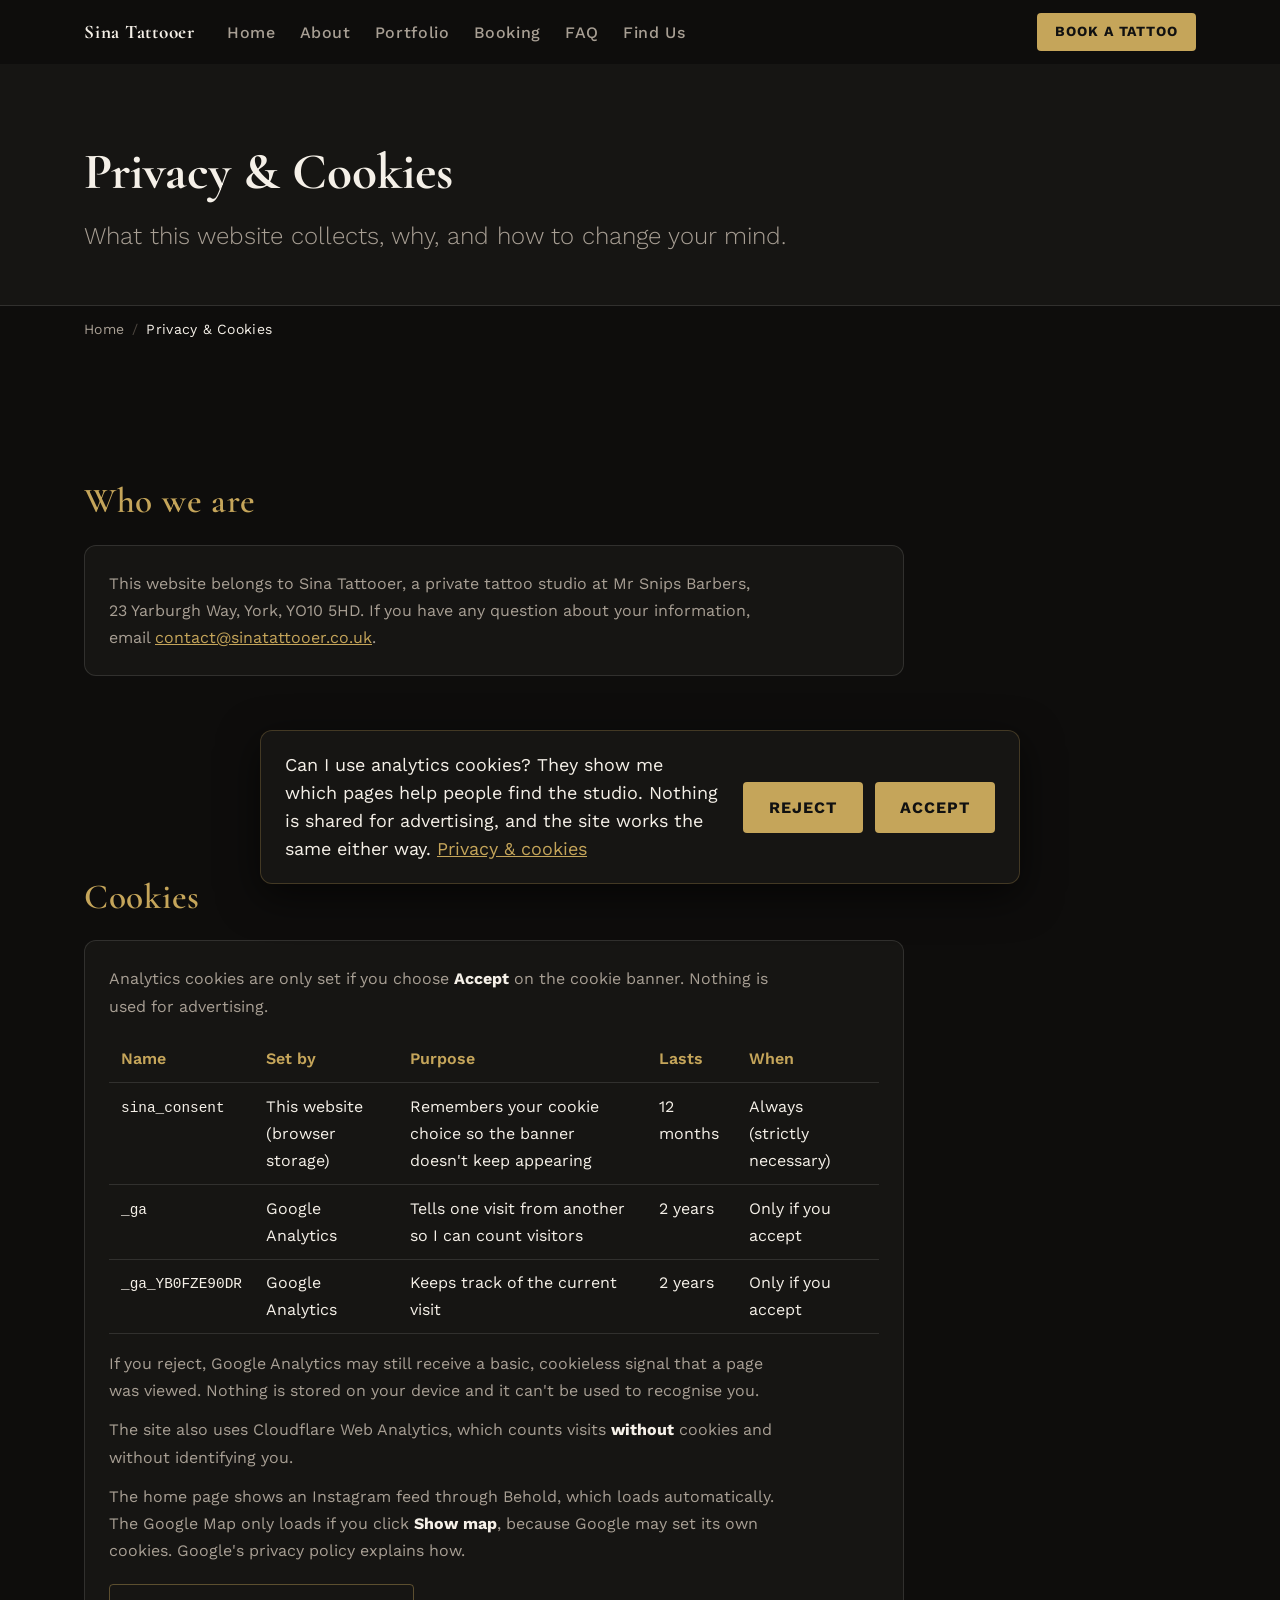
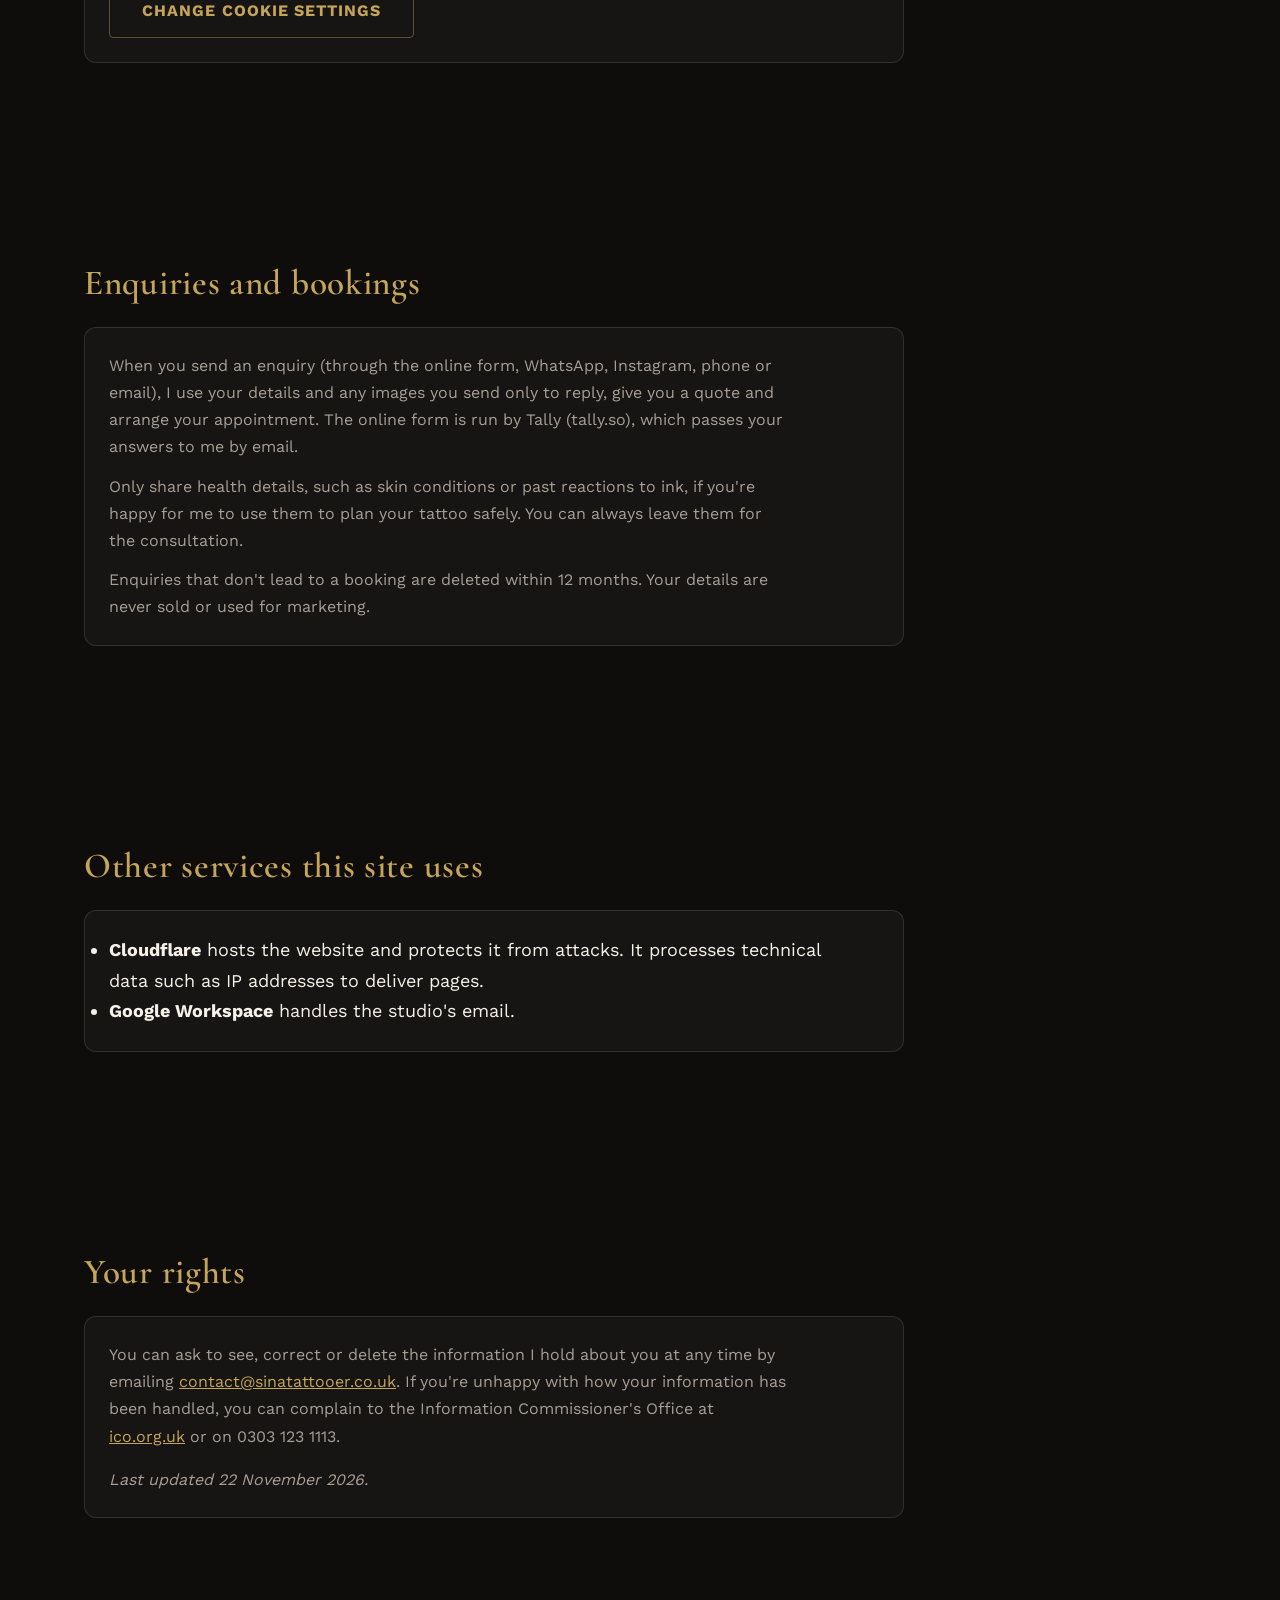
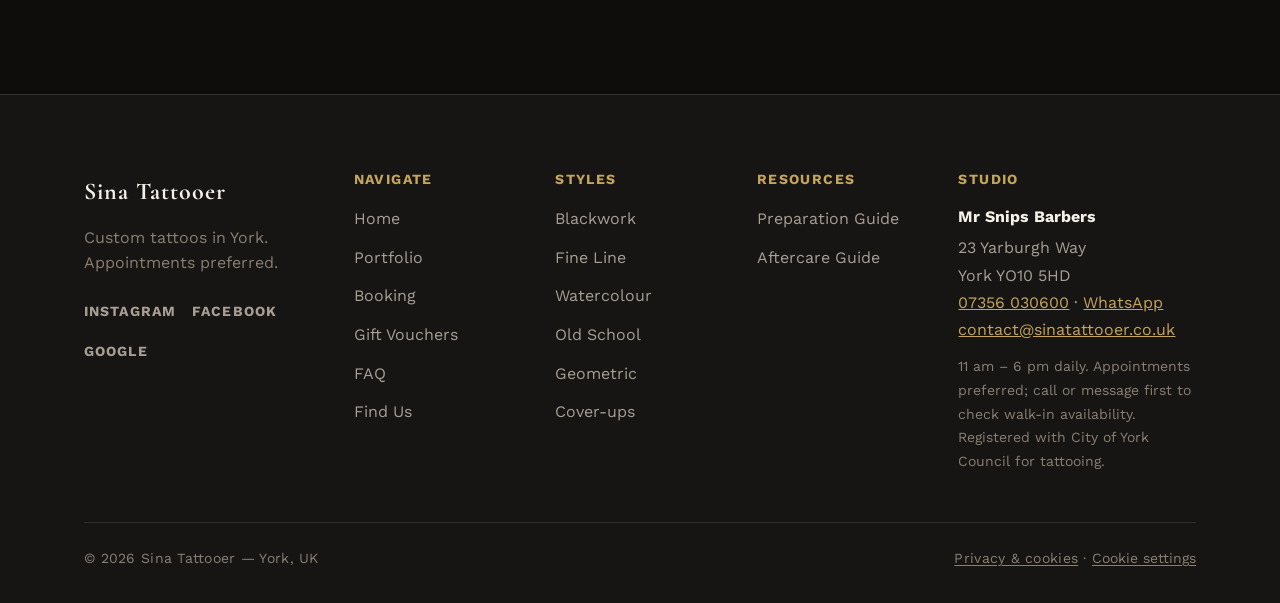
<file: privacy.html>
<!DOCTYPE html>
<html lang="en">

<head>
  <meta charset="UTF-8" />
  <!-- Consent Mode v2 defaults: must stay ABOVE Google Tag Manager. The visitor's choice is sent by consent.js -->
  <script>
    window.dataLayer = window.dataLayer || [];
    function gtag() { dataLayer.push(arguments); }
    (function () {
      var ok = false;
      try { var c = JSON.parse(localStorage.getItem('sina_consent')); ok = !!(c && c.v === 1 && c.analytics === true && Date.now() - c.ts < 31536000000); } catch (e) {}
      gtag('consent', 'default', { ad_storage: 'denied', ad_user_data: 'denied', ad_personalization: 'denied', analytics_storage: ok ? 'granted' : 'denied', wait_for_update: 500 });
      gtag('set', 'ads_data_redaction', true);
    })();
  </script>
  <!-- Google Tag Manager -->
  <script>(function (w, d, s, l, i) {
      if (/^(localhost|127\.0\.0\.1|\[::1\])$/.test(location.hostname)) return; // no analytics from local testing
      w[l] = w[l] || []; w[l].push({
        'gtm.start':
          new Date().getTime(), event: 'gtm.js'
      }); var f = d.getElementsByTagName(s)[0],
        j = d.createElement(s), dl = l != 'dataLayer' ? '&l=' + l : ''; j.async = true; j.src =
          'https://www.googletagmanager.com/gtm.js?id=' + i + dl; f.parentNode.insertBefore(j, f);
    })(window, document, 'script', 'dataLayer', 'GTM-ND862NVQ');</script>
  <!-- End Google Tag Manager -->

  <meta name="viewport" content="width=device-width, initial-scale=1" />
  <meta name="description" content="How Sina Tattooer in York handles your information: the cookies this site uses, how enquiries are kept, and how to change your cookie choice." />
  <meta name="author" content="Sina Tattooer" />
  <meta name="theme-color" content="#0e0d0c" />
  <link rel="canonical" href="https://sinatattooer.co.uk/privacy" />

  <!-- Favicon -->
  <link rel="icon" href="/favicon.ico" sizes="any" />
  <link rel="icon" href="/favicon.svg" type="image/svg+xml" />
  <link rel="apple-touch-icon" href="/apple-touch-icon.png" />

  <title>Privacy &amp; Cookies | Sina Tattooer York</title>

  <!-- Fonts -->
  <link rel="preload" href="/fonts/work-sans-latin.woff2" as="font" type="font/woff2" crossorigin fetchpriority="low">
  <link rel="preload" href="/fonts/cormorant-garamond-latin.woff2" as="font" type="font/woff2" crossorigin fetchpriority="low">

  <style>
    .table-scroll { overflow-x: auto; margin: 1rem 0; }
    .privacy-table { width: 100%; border-collapse: collapse; font-size: var(--text-sm); min-width: 560px; }
    .privacy-table th, .privacy-table td { text-align: left; vertical-align: top; padding: 0.6rem 0.75rem; border-bottom: 1px solid var(--color-border); }
    .privacy-table th { color: var(--color-accent); font-weight: 600; }
    .privacy-table code { font-size: 0.9em; }
  </style>

  <link rel="manifest" href="/manifest.json" />
  <link rel="stylesheet" href="style.css?v=20261122b" />
</head>

<body>

  <a class="skip-link" href="#main">Skip to main content</a>

  <!-- partial:nav page="" -->
  <nav class="site-nav" id="site-nav" aria-label="Main navigation">
    <div class="nav-inner">
      <a href="/" class="nav-logo" aria-label="Sina Tattooer — back to home">Sina Tattooer</a>
      <a href="https://tally.so/r/LZJBLj" target="_blank" rel="noopener noreferrer" class="nav-book">Book</a>
      <button class="nav-toggle" id="navToggle" aria-expanded="false" aria-controls="navMenu" aria-label="Open menu"><span></span><span></span><span></span></button>
      <ul class="nav-links" id="navMenu" role="list">
        <li><a href="/" class="nav-link">Home</a></li>
        <li><a href="/#about" class="nav-link">About</a></li>
        <li><a href="/portfolio" class="nav-link">Portfolio</a></li>
        <li><a href="/#booking" class="nav-link">Booking</a></li>
        <li><a href="/#faq" class="nav-link">FAQ</a></li>
        <li><a href="/#contact" class="nav-link">Find Us</a></li>
      </ul>
      <a href="https://tally.so/r/LZJBLj" target="_blank" rel="noopener noreferrer" class="nav-cta">Book a Tattoo</a>
    </div>
  </nav>
  <!-- /partial:nav -->

  <!-- Page Header -->
  <header class="page-header">
    <div class="container">
      <h1>Privacy &amp; Cookies</h1>
      <p class="page-header-sub">What this website collects, why, and how to change your mind.</p>
    </div>
  </header>
    <nav class="breadcrumbs" aria-label="Breadcrumb"><ol><li><a href="/">Home</a></li><li><span aria-current="page">Privacy &amp; Cookies</span></li></ol></nav>

  <main id="main">
    <article class="guide-content container">

      <section class="guide-section" id="who">
        <h2>Who we are</h2>
        <div class="guide-card">
          <div class="guide-item">
            <p>This website belongs to Sina Tattooer, a private tattoo studio at Mr Snips Barbers, 23 Yarburgh Way, York, YO10 5HD. If you have any question about your information, email <a href="mailto:contact@sinatattooer.co.uk">contact@sinatattooer.co.uk</a>.</p>
          </div>
        </div>
      </section>

      <section class="guide-section" id="cookies">
        <h2>Cookies</h2>
        <div class="guide-card">
          <div class="guide-item">
            <p>Analytics cookies are only set if you choose <strong>Accept</strong> on the cookie banner. Nothing is used for advertising.</p>
            <div class="table-scroll">
              <table class="privacy-table">
                <thead><tr><th scope="col">Name</th><th scope="col">Set by</th><th scope="col">Purpose</th><th scope="col">Lasts</th><th scope="col">When</th></tr></thead>
                <tbody>
                  <tr><td><code>sina_consent</code></td><td>This website (browser storage)</td><td>Remembers your cookie choice so the banner doesn't keep appearing</td><td>12 months</td><td>Always (strictly necessary)</td></tr>
                  <tr><td><code>_ga</code></td><td>Google Analytics</td><td>Tells one visit from another so I can count visitors</td><td>2 years</td><td>Only if you accept</td></tr>
                  <tr><td><code>_ga_YB0FZE90DR</code></td><td>Google Analytics</td><td>Keeps track of the current visit</td><td>2 years</td><td>Only if you accept</td></tr>
                </tbody>
              </table>
            </div>
            <p>If you reject, Google Analytics may still receive a basic, cookieless signal that a page was viewed. Nothing is stored on your device and it can't be used to recognise you.</p>
            <p>The site also uses Cloudflare Web Analytics, which counts visits <strong>without</strong> cookies and without identifying you.</p>
            <p>The home page shows an Instagram feed through Behold, which loads automatically. The Google Map only loads if you click <strong>Show map</strong>, because Google may set its own cookies. Google's privacy policy explains how.</p>
            <p><button type="button" class="btn-book btn-book--outline" data-cookie-settings>Change cookie settings</button></p>
          </div>
        </div>
      </section>

      <section class="guide-section" id="enquiries">
        <h2>Enquiries and bookings</h2>
        <div class="guide-card">
          <div class="guide-item">
            <p>When you send an enquiry (through the online form, WhatsApp, Instagram, phone or email), I use your details and any images you send only to reply, give you a quote and arrange your appointment. The online form is run by Tally (tally.so), which passes your answers to me by email.</p>
            <p>Only share health details, such as skin conditions or past reactions to ink, if you're happy for me to use them to plan your tattoo safely. You can always leave them for the consultation.</p>
            <p>Enquiries that don't lead to a booking are deleted within 12 months. Your details are never sold or used for marketing.</p>
          </div>
        </div>
      </section>

      <section class="guide-section" id="other">
        <h2>Other services this site uses</h2>
        <div class="guide-card">
          <div class="guide-item">
            <ul>
              <li><strong>Cloudflare</strong> hosts the website and protects it from attacks. It processes technical data such as IP addresses to deliver pages.</li>
              <li><strong>Google Workspace</strong> handles the studio's email.</li>
            </ul>
          </div>
        </div>
      </section>

      <section class="guide-section" id="rights">
        <h2>Your rights</h2>
        <div class="guide-card">
          <div class="guide-item">
            <p>You can ask to see, correct or delete the information I hold about you at any time by emailing <a href="mailto:contact@sinatattooer.co.uk">contact@sinatattooer.co.uk</a>. If you're unhappy with how your information has been handled, you can complain to the Information Commissioner's Office at <a href="https://ico.org.uk/make-a-complaint/" target="_blank" rel="noopener noreferrer">ico.org.uk</a> or on 0303 123 1113.</p>
            <p class="guide-note">Last updated 22 November 2026.</p>
          </div>
        </div>
      </section>

    </article>
  </main>

  <!-- Back to Top -->
  <button class="back-to-top" id="backToTop" aria-label="Back to top">&uarr;</button>


  <!-- partial:footer -->
  <footer class="site-footer">
    <div class="footer-inner">
      <div class="footer-brand">
        <a href="/" class="footer-logo">Sina Tattooer</a>
        <p class="footer-tagline">Custom tattoos in York.<br>Appointments preferred.</p>
        <nav class="footer-social" aria-label="Social media"><a href="https://instagram.com/sinatattooer" target="_blank" rel="noopener noreferrer" aria-label="Instagram">Instagram</a><a href="https://facebook.com/sinatattooer" target="_blank" rel="noopener noreferrer" aria-label="Facebook">Facebook</a><a href="https://g.page/r/CVRKmF0wOcODEAE/review" target="_blank" rel="noopener noreferrer" aria-label="Google Reviews">Google</a></nav>
      </div>
      <div class="footer-col">
        <h3>Navigate</h3>
        <ul>
          <li><a href="/">Home</a></li>
          <li><a href="/portfolio">Portfolio</a></li>
          <li><a href="/#booking">Booking</a></li>
          <li><a href="/#vouchers">Gift Vouchers</a></li>
          <li><a href="/#faq">FAQ</a></li>
          <li><a href="/#contact">Find Us</a></li>
        </ul>
      </div>
      <div class="footer-col">
        <h3>Styles</h3>
        <ul>
          <li><a href="/blackwork-tattoos-york">Blackwork</a></li>
          <li><a href="/fineline-tattoos-york">Fine Line</a></li>
          <li><a href="/watercolour-tattoos-york">Watercolour</a></li>
          <li><a href="/oldschool-tattoos-york">Old School</a></li>
          <li><a href="/geometric-tattoos-york">Geometric</a></li>
          <li><a href="/cover-up-tattoos-york">Cover-ups</a></li>
        </ul>
      </div>
      <div class="footer-col">
        <h3>Resources</h3>
        <ul>
          <li><a href="/tattoo-preparation">Preparation Guide</a></li>
          <li><a href="/tattoo-aftercare">Aftercare Guide</a></li>
        </ul>
      </div>
      <div class="footer-col footer-contact">
        <h3>Studio</h3>
        <address><strong>Mr Snips Barbers</strong>23 Yarburgh Way<br>York YO10 5HD<br><a href="tel:+447356030600">07356 030600</a> &middot; <a href="https://wa.me/message/T7P2PQ6A7SHEK1" target="_blank" rel="noopener noreferrer">WhatsApp</a><br><a href="mailto:contact@sinatattooer.co.uk">contact@sinatattooer.co.uk</a></address>
        <p class="footer-hours">11 am – 6 pm daily. Appointments preferred; call or message first to check walk-in availability. Registered with City of York Council for tattooing.</p>
      </div>
    </div>
    <div class="footer-bottom">
      <p>&copy; <span id="footer-year">2026</span> Sina Tattooer &mdash; York, UK</p>
      <p class="footer-legal"><a href="/privacy">Privacy &amp; cookies</a> &middot; <button type="button" class="footer-cookie-btn" data-cookie-settings>Cookie settings</button></p>
    </div>
  </footer>
  <!-- /partial:footer -->

  <script src="components.js?v=20261122a"></script>
  <script src="main.js?v=20261122b"></script>
  <script src="consent.js?v=20261105" defer></script>
</body>

</html>
</file>
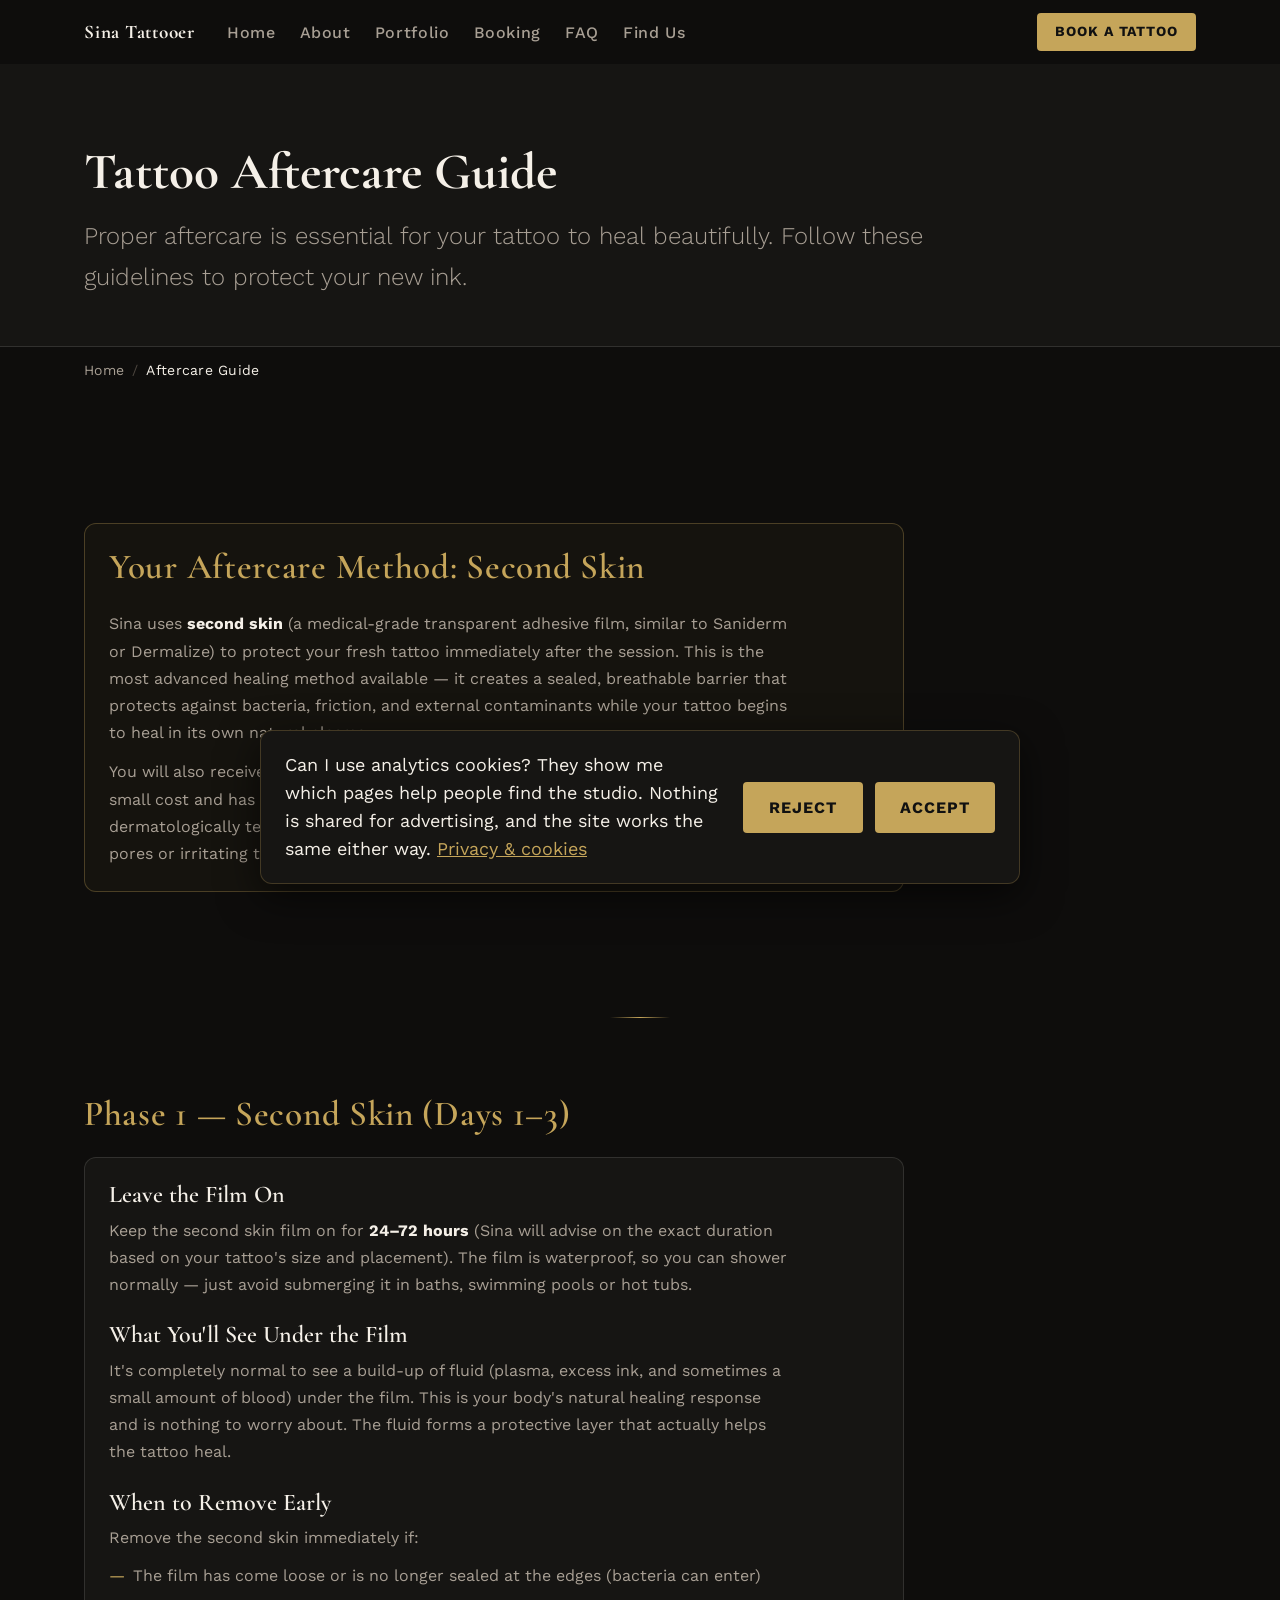
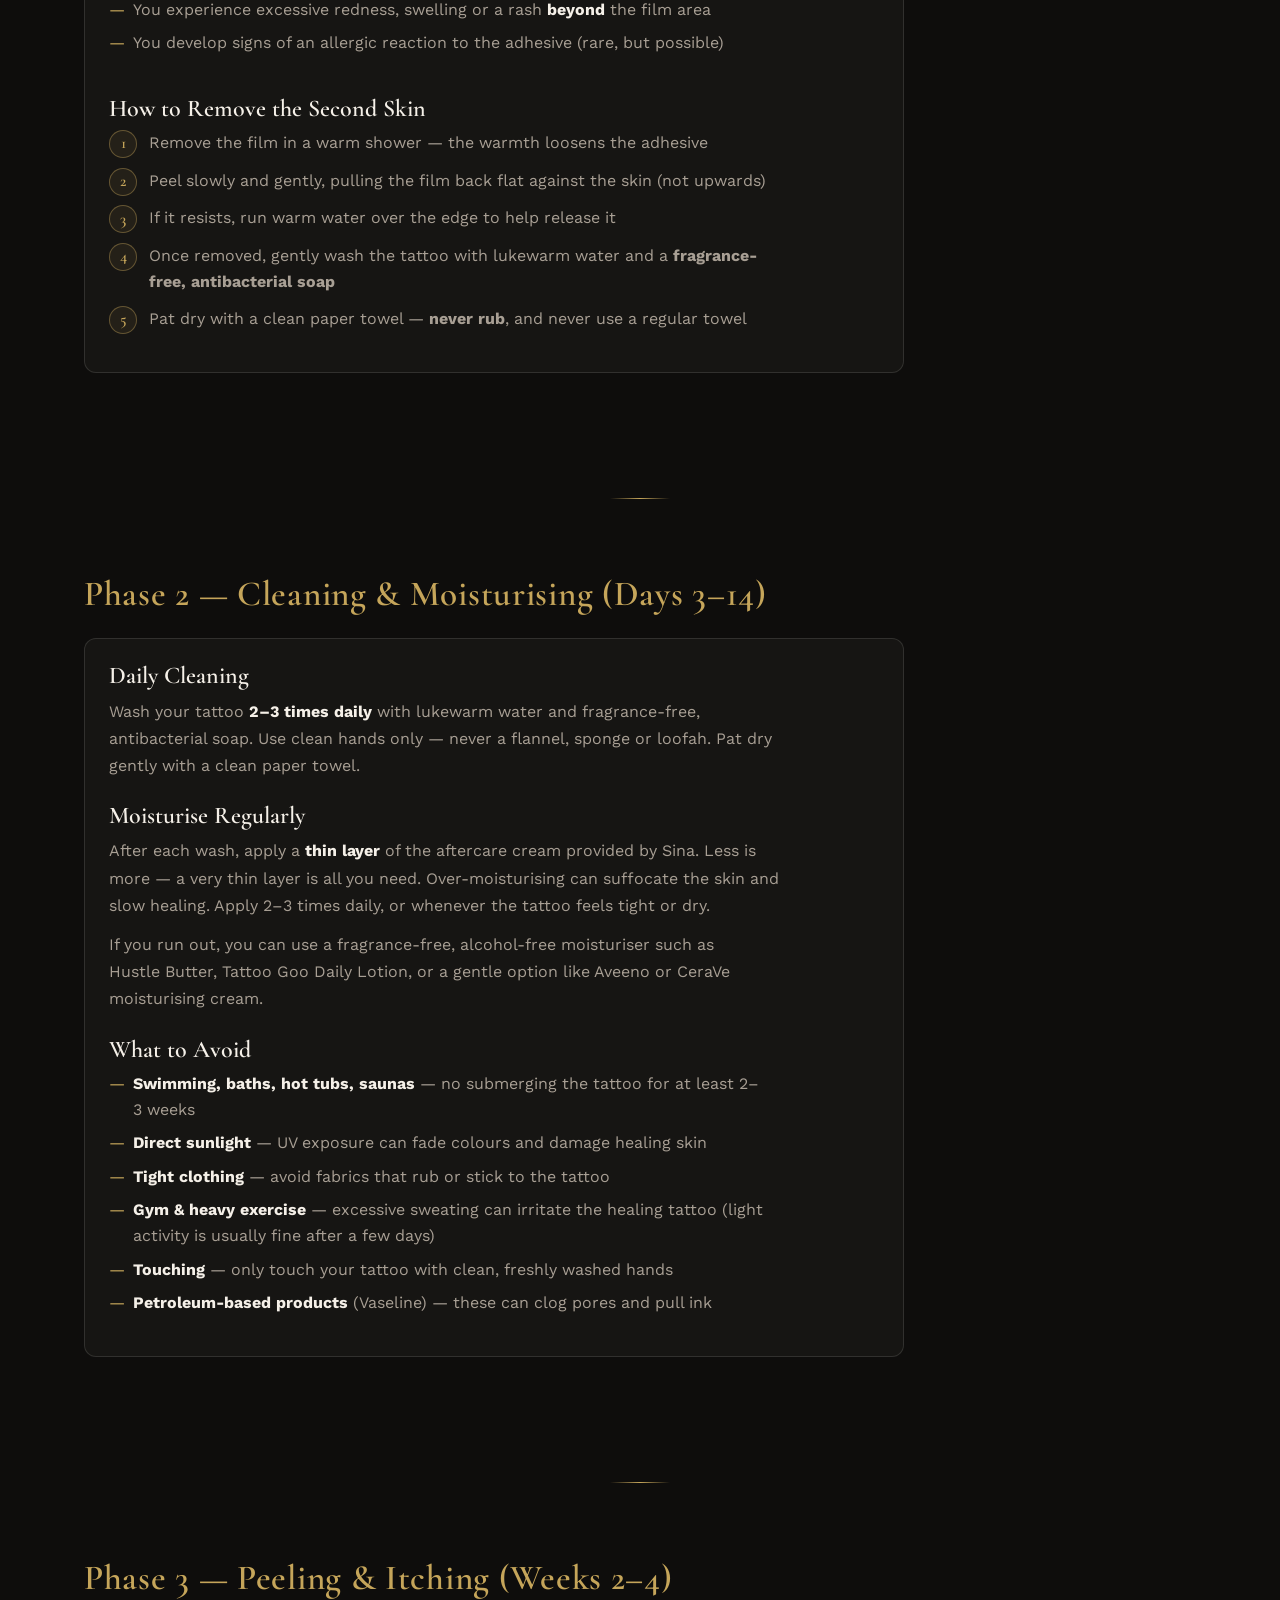
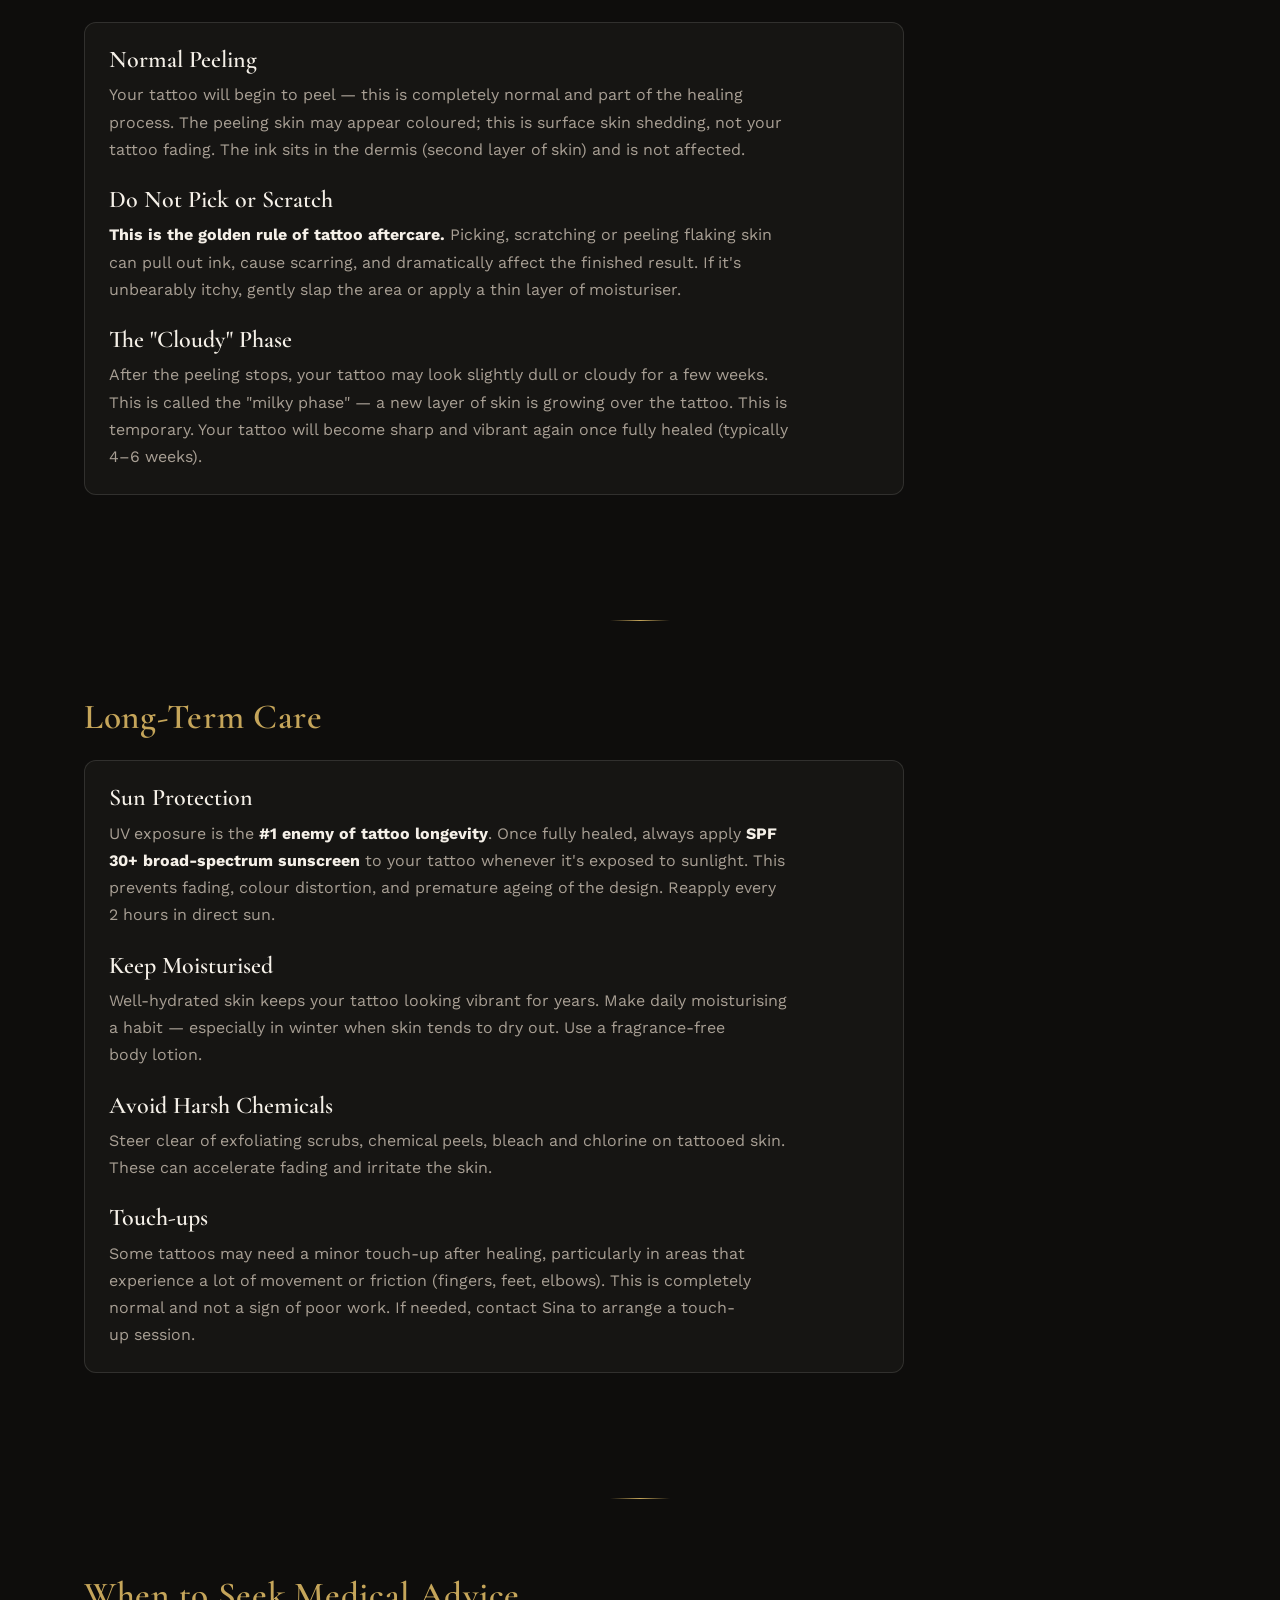
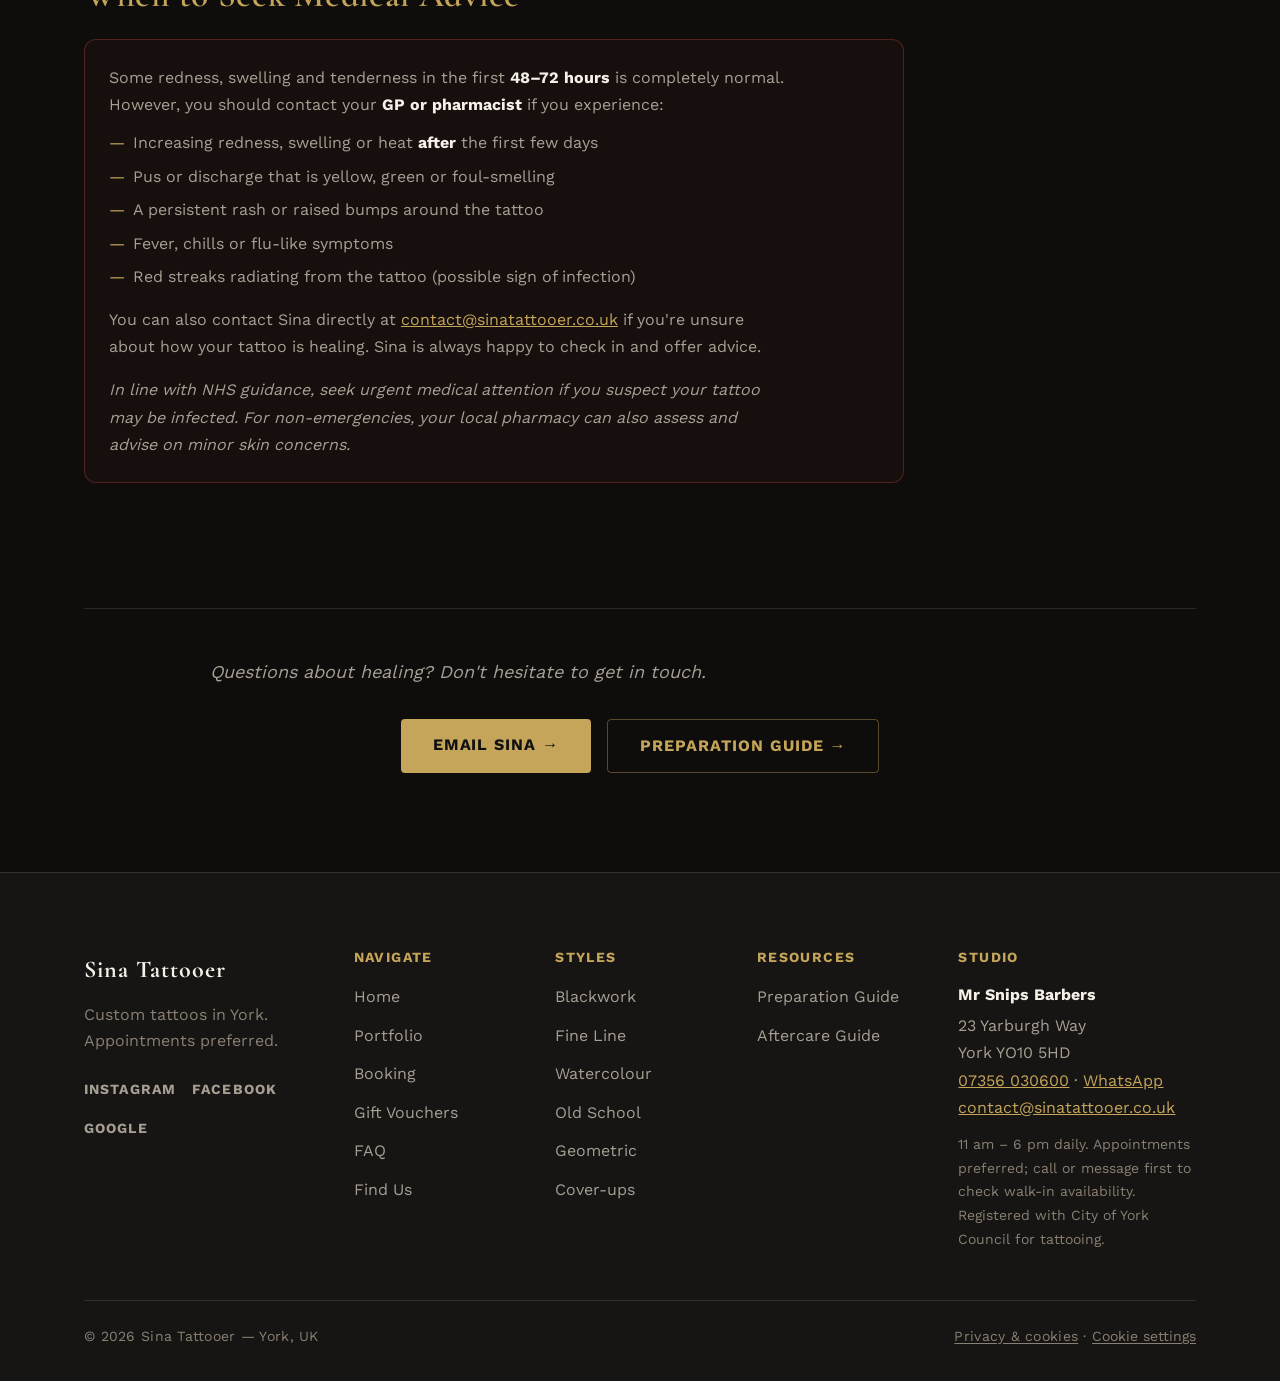
<file: tattoo-aftercare.html>
<!DOCTYPE html>
<html lang="en">

<head>
  <meta charset="UTF-8" />
  <!-- Consent Mode v2 defaults: must stay ABOVE Google Tag Manager. The visitor's choice is sent by consent.js -->
  <script>
    window.dataLayer = window.dataLayer || [];
    function gtag() { dataLayer.push(arguments); }
    (function () {
      var ok = false;
      try { var c = JSON.parse(localStorage.getItem('sina_consent')); ok = !!(c && c.v === 1 && c.analytics === true && Date.now() - c.ts < 31536000000); } catch (e) {}
      gtag('consent', 'default', { ad_storage: 'denied', ad_user_data: 'denied', ad_personalization: 'denied', analytics_storage: ok ? 'granted' : 'denied', wait_for_update: 500 });
      gtag('set', 'ads_data_redaction', true);
    })();
  </script>
  <!-- Google Tag Manager -->
  <script>(function (w, d, s, l, i) {
      if (/^(localhost|127\.0\.0\.1|\[::1\])$/.test(location.hostname)) return; // no analytics from local testing
      w[l] = w[l] || []; w[l].push({
        'gtm.start':
          new Date().getTime(), event: 'gtm.js'
      }); var f = d.getElementsByTagName(s)[0],
        j = d.createElement(s), dl = l != 'dataLayer' ? '&l=' + l : ''; j.async = true; j.src =
          'https://www.googletagmanager.com/gtm.js?id=' + i + dl; f.parentNode.insertBefore(j, f);
    })(window, document, 'script', 'dataLayer', 'GTM-ND862NVQ');</script>
  <!-- End Google Tag Manager -->

  <meta name="viewport" content="width=device-width, initial-scale=1" />
  <meta name="description"
    content="Tattoo aftercare from Sina Tattooer in York: when to remove second skin, how to clean and moisturise, the healing stages, and keeping your tattoo sharp." />
  <meta name="author" content="Sina Tattooer" />
  <meta name="theme-color" content="#0e0d0c" />
  <link rel="canonical" href="https://sinatattooer.co.uk/tattoo-aftercare" />

  <!-- Favicon -->
  <link rel="icon" href="/favicon.ico" sizes="any" />
  <link rel="icon" href="/favicon.svg" type="image/svg+xml" />
  <link rel="apple-touch-icon" href="/apple-touch-icon.png" />

  <!-- Open Graph -->
  <meta property="og:type" content="website" />
  <meta property="og:title" content="Tattoo Aftercare Guide — Second Skin & Healing | Sina Tattooer" />
  <meta property="og:description"
    content="Tattoo aftercare from Sina Tattooer in York: when to remove second skin, how to clean and moisturise, the healing stages, and keeping your tattoo sharp." />
  <meta property="og:url" content="https://sinatattooer.co.uk/tattoo-aftercare" />
  <meta property="og:locale" content="en_GB" />
  <meta property="og:site_name" content="Sina Tattooer" />
  <meta property="og:image" content="https://sinatattooer.co.uk/images/share/aftercare.jpg" />
  <meta property="og:image:width" content="1200" />
  <meta property="og:image:height" content="630" />
  <meta property="og:image:type" content="image/jpeg" />
  <meta property="og:image:alt" content="Custom tattoo by Sina Tattooer, York" />

  <title>Tattoo Aftercare Guide — Second Skin & Healing | Sina Tattooer</title>

  <!-- Twitter / X Card -->
  <meta name="twitter:card" content="summary_large_image" />
  <meta name="twitter:title" content="Tattoo Aftercare Guide — Second Skin &amp; Healing | Sina Tattooer" />
  <meta name="twitter:description" content="Tattoo aftercare from Sina Tattooer in York: when to remove second skin, how to clean and moisturise, the healing stages, and keeping your tattoo sharp." />
  <meta name="twitter:image" content="https://sinatattooer.co.uk/images/share/aftercare.jpg" />
  <meta name="twitter:image:alt" content="Custom tattoo by Sina Tattooer, York" />

  <!-- Fonts -->
  <link rel="preload" href="/fonts/work-sans-latin.woff2" as="font" type="font/woff2" crossorigin fetchpriority="low">
  <link rel="preload" href="/fonts/cormorant-garamond-latin.woff2" as="font" type="font/woff2" crossorigin fetchpriority="low">

  <!-- BreadcrumbList Schema -->
  <script type="application/ld+json">
  {
    "@context": "https://schema.org",
    "@type": "BreadcrumbList",
    "itemListElement": [
      {"@type": "ListItem", "position": 1, "name": "Home", "item": "https://sinatattooer.co.uk/"},
      {"@type": "ListItem", "position": 2, "name": "Tattoo Aftercare Guide", "item": "https://sinatattooer.co.uk/tattoo-aftercare"}
    ]
  }
  </script>

  <!-- HowTo Schema -->
  <script type="application/ld+json">
  {
    "@context": "https://schema.org",
    "@type": "HowTo",
    "name": "Tattoo Aftercare Guide",
    "description": "How to care for your new tattoo — second skin removal, daily cleaning, and long-term protection.",
    "step": [
      {"@type": "HowToStep", "position": 1, "name": "Keep Second Skin On", "text": "Leave the second skin film on for 24–72 hours. It is waterproof so you can shower normally."},
      {"@type": "HowToStep", "position": 2, "name": "Remove Second Skin", "text": "Remove in a warm shower by peeling slowly and gently, then wash with fragrance-free antibacterial soap and pat dry."},
      {"@type": "HowToStep", "position": 3, "name": "Clean Daily", "text": "Wash 2–3 times daily with lukewarm water and fragrance-free antibacterial soap for the first two weeks."},
      {"@type": "HowToStep", "position": 4, "name": "Moisturise Regularly", "text": "Apply a thin layer of aftercare cream 2–3 times daily. Do not over-moisturise."},
      {"@type": "HowToStep", "position": 5, "name": "Do Not Pick or Scratch", "text": "Never pick, scratch or peel flaking skin — this can pull out ink and cause scarring."},
      {"@type": "HowToStep", "position": 6, "name": "Apply Sun Protection", "text": "Once fully healed (4–6 weeks), always apply SPF 30+ sunscreen when the tattoo is exposed to sunlight."}
    ]
  }
  </script>

  <link rel="manifest" href="/manifest.json" />
  <link rel="stylesheet" href="style.css?v=20261122b" />
</head>

<body>

  <a class="skip-link" href="#main">Skip to main content</a>

  <!-- partial:nav page="" -->
  <nav class="site-nav" id="site-nav" aria-label="Main navigation">
    <div class="nav-inner">
      <a href="/" class="nav-logo" aria-label="Sina Tattooer — back to home">Sina Tattooer</a>
      <a href="https://tally.so/r/LZJBLj" target="_blank" rel="noopener noreferrer" class="nav-book">Book</a>
      <button class="nav-toggle" id="navToggle" aria-expanded="false" aria-controls="navMenu" aria-label="Open menu"><span></span><span></span><span></span></button>
      <ul class="nav-links" id="navMenu" role="list">
        <li><a href="/" class="nav-link">Home</a></li>
        <li><a href="/#about" class="nav-link">About</a></li>
        <li><a href="/portfolio" class="nav-link">Portfolio</a></li>
        <li><a href="/#booking" class="nav-link">Booking</a></li>
        <li><a href="/#faq" class="nav-link">FAQ</a></li>
        <li><a href="/#contact" class="nav-link">Find Us</a></li>
      </ul>
      <a href="https://tally.so/r/LZJBLj" target="_blank" rel="noopener noreferrer" class="nav-cta">Book a Tattoo</a>
    </div>
  </nav>
  <!-- /partial:nav -->

  <!-- Page Header -->
  <header class="page-header">
    <div class="container">
      <h1>Tattoo Aftercare Guide</h1>
      <p class="page-header-sub">Proper aftercare is essential for your tattoo to heal beautifully. Follow these
        guidelines to protect your new ink.</p>
    </div>
  </header>
    <nav class="breadcrumbs" aria-label="Breadcrumb"><ol><li><a href="/">Home</a></li><li><span aria-current="page">Aftercare Guide</span></li></ol></nav>

  <main id="main">
    <article class="guide-content container">

      <!-- Intro Note -->
      <section class="guide-section reveal" id="aftercare-intro">
        <div class="guide-card guide-card--highlight">
          <div class="guide-item">
            <h2>Your Aftercare Method: Second Skin</h2>
            <p>Sina uses <strong>second skin</strong> (a medical-grade transparent adhesive film, similar to Saniderm or
              Dermalize) to protect your fresh tattoo immediately after the session. This is the most advanced healing
              method available &mdash; it creates a sealed, breathable barrier that protects against bacteria, friction,
              and external contaminants while your tattoo begins to heal in its own natural plasma.</p>
            <p>You will also receive a <strong>specialist aftercare cream</strong> from the studio. This is available at
              a small cost and has been selected specifically for tattoo healing &mdash; it's fragrance-free,
              dermatologically tested, and formulated to keep your skin nourished without clogging pores or irritating
              the fresh tattoo.</p>
          </div>
        </div>
      </section>

      <hr class="section-divider" aria-hidden="true" />

      <!-- Phase 1: Second Skin -->
      <section class="guide-section reveal" id="second-skin">
        <h2>Phase 1 &mdash; Second Skin (Days 1&ndash;3)</h2>
        <div class="guide-card">
          <div class="guide-item">
            <h3>Leave the Film On</h3>
            <p>Keep the second skin film on for <strong>24&ndash;72 hours</strong> (Sina will advise on the exact
              duration based on your tattoo's size and placement). The film is waterproof, so you can shower normally
              &mdash; just avoid submerging it in baths, swimming pools or hot tubs.</p>
          </div>
          <div class="guide-item">
            <h3>What You'll See Under the Film</h3>
            <p>It's completely normal to see a build-up of fluid (plasma, excess ink, and sometimes a small amount of
              blood) under the film. This is your body's natural healing response and is nothing to worry about. The
              fluid forms a protective layer that actually helps the tattoo heal.</p>
          </div>
          <div class="guide-item">
            <h3>When to Remove Early</h3>
            <p>Remove the second skin immediately if:</p>
            <ul class="guide-list">
              <li>The film has come loose or is no longer sealed at the edges (bacteria can enter)</li>
              <li>You experience excessive redness, swelling or a rash <strong>beyond</strong> the film area</li>
              <li>You develop signs of an allergic reaction to the adhesive (rare, but possible)</li>
            </ul>
          </div>
          <div class="guide-item">
            <h3>How to Remove the Second Skin</h3>
            <ol class="guide-steps">
              <li>Remove the film in a warm shower &mdash; the warmth loosens the adhesive</li>
              <li>Peel slowly and gently, pulling the film back flat against the skin (not upwards)</li>
              <li>If it resists, run warm water over the edge to help release it</li>
              <li>Once removed, gently wash the tattoo with lukewarm water and a <strong>fragrance-free, antibacterial
                  soap</strong></li>
              <li>Pat dry with a clean paper towel &mdash; <strong>never rub</strong>, and never use a regular towel</li>
            </ol>
          </div>
        </div>
      </section>

      <hr class="section-divider" aria-hidden="true" />

      <!-- Phase 2: Cleaning & Moisturising -->
      <section class="guide-section reveal" id="cleaning">
        <h2>Phase 2 &mdash; Cleaning &amp; Moisturising (Days 3&ndash;14)</h2>
        <div class="guide-card">
          <div class="guide-item">
            <h3>Daily Cleaning</h3>
            <p>Wash your tattoo <strong>2&ndash;3 times daily</strong> with lukewarm water and fragrance-free,
              antibacterial soap. Use clean hands only &mdash; never a flannel, sponge or loofah. Pat dry gently with a
              clean paper towel.</p>
          </div>
          <div class="guide-item">
            <h3>Moisturise Regularly</h3>
            <p>After each wash, apply a <strong>thin layer</strong> of the aftercare cream provided by Sina. Less is
              more &mdash; a very thin layer is all you need. Over-moisturising can suffocate the skin and slow healing.
              Apply 2&ndash;3 times daily, or whenever the tattoo feels tight or dry.</p>
            <p>If you run out, you can use a fragrance-free, alcohol-free moisturiser such as Hustle Butter, Tattoo Goo
              Daily Lotion, or a gentle option like Aveeno or CeraVe moisturising cream.</p>
          </div>
          <div class="guide-item">
            <h3>What to Avoid</h3>
            <ul class="guide-list">
              <li><strong>Swimming, baths, hot tubs, saunas</strong> &mdash; no submerging the tattoo for at least 2&ndash;3
                weeks</li>
              <li><strong>Direct sunlight</strong> &mdash; UV exposure can fade colours and damage healing skin</li>
              <li><strong>Tight clothing</strong> &mdash; avoid fabrics that rub or stick to the tattoo</li>
              <li><strong>Gym &amp; heavy exercise</strong> &mdash; excessive sweating can irritate the healing tattoo
                (light activity is usually fine after a few days)</li>
              <li><strong>Touching</strong> &mdash; only touch your tattoo with clean, freshly washed hands</li>
              <li><strong>Petroleum-based products</strong> (Vaseline) &mdash; these can clog pores and pull ink</li>
            </ul>
          </div>
        </div>
      </section>

      <hr class="section-divider" aria-hidden="true" />

      <!-- Phase 3: Peeling & Itching -->
      <section class="guide-section reveal" id="peeling">
        <h2>Phase 3 &mdash; Peeling &amp; Itching (Weeks 2&ndash;4)</h2>
        <div class="guide-card">
          <div class="guide-item">
            <h3>Normal Peeling</h3>
            <p>Your tattoo will begin to peel &mdash; this is completely normal and part of the healing process. The
              peeling skin may appear coloured; this is surface skin shedding, not your tattoo fading. The ink sits in
              the dermis (second layer of skin) and is not affected.</p>
          </div>
          <div class="guide-item">
            <h3>Do Not Pick or Scratch</h3>
            <p><strong>This is the golden rule of tattoo aftercare.</strong> Picking, scratching or peeling flaking skin
              can pull out ink, cause scarring, and dramatically affect the finished result. If it's unbearably itchy,
              gently slap the area or apply a thin layer of moisturiser.</p>
          </div>
          <div class="guide-item">
            <h3>The "Cloudy" Phase</h3>
            <p>After the peeling stops, your tattoo may look slightly dull or cloudy for a few weeks. This is called the
              "milky phase" &mdash; a new layer of skin is growing over the tattoo. This is temporary. Your tattoo will
              become sharp and vibrant again once fully healed (typically 4&ndash;6 weeks).</p>
          </div>
        </div>
      </section>

      <hr class="section-divider" aria-hidden="true" />

      <!-- Long-term Care -->
      <section class="guide-section reveal" id="long-term">
        <h2>Long-Term Care</h2>
        <div class="guide-card">
          <div class="guide-item">
            <h3>Sun Protection</h3>
            <p>UV exposure is the <strong>#1 enemy of tattoo longevity</strong>. Once fully healed, always apply
              <strong>SPF 30+ broad-spectrum sunscreen</strong> to your tattoo whenever it's exposed to sunlight. This
              prevents fading, colour distortion, and premature ageing of the design. Reapply every 2 hours in direct
              sun.</p>
          </div>
          <div class="guide-item">
            <h3>Keep Moisturised</h3>
            <p>Well-hydrated skin keeps your tattoo looking vibrant for years. Make daily moisturising a habit &mdash;
              especially in winter when skin tends to dry out. Use a fragrance-free body lotion.</p>
          </div>
          <div class="guide-item">
            <h3>Avoid Harsh Chemicals</h3>
            <p>Steer clear of exfoliating scrubs, chemical peels, bleach and chlorine on tattooed skin. These can
              accelerate fading and irritate the skin.</p>
          </div>
          <div class="guide-item">
            <h3>Touch-ups</h3>
            <p>Some tattoos may need a minor touch-up after healing, particularly in areas that experience a lot of
              movement or friction (fingers, feet, elbows). This is completely normal and not a sign of poor work. If
              needed, contact Sina to arrange a touch-up session.</p>
          </div>
        </div>
      </section>

      <hr class="section-divider" aria-hidden="true" />

      <!-- When to Seek Help -->
      <section class="guide-section reveal" id="when-to-seek-help">
        <h2>When to Seek Medical Advice</h2>
        <div class="guide-card guide-card--warning">
          <div class="guide-item">
            <p>Some redness, swelling and tenderness in the first <strong>48&ndash;72 hours</strong> is completely normal.
              However, you should contact your <strong>GP or pharmacist</strong> if you experience:</p>
            <ul class="guide-list">
              <li>Increasing redness, swelling or heat <strong>after</strong> the first few days</li>
              <li>Pus or discharge that is yellow, green or foul-smelling</li>
              <li>A persistent rash or raised bumps around the tattoo</li>
              <li>Fever, chills or flu-like symptoms</li>
              <li>Red streaks radiating from the tattoo (possible sign of infection)</li>
            </ul>
            <p>You can also contact Sina directly at <a
                href="mailto:contact@sinatattooer.co.uk">contact@sinatattooer.co.uk</a> if you're unsure about how your
              tattoo is healing. Sina is always happy to check in and offer advice.</p>
            <p class="guide-note">In line with NHS guidance, seek urgent medical attention if you suspect your tattoo may
              be infected. For non-emergencies, your local pharmacy can also assess and advise on minor skin concerns.</p>
          </div>
        </div>
      </section>

      <!-- CTA -->
      <div class="guide-cta-wrap reveal">
        <p class="guide-cta-text">Questions about healing? Don't hesitate to get in touch.</p>
        <div class="guide-cta-buttons">
          <a href="mailto:contact@sinatattooer.co.uk" class="btn-book">Email Sina &rarr;</a>
          <a href="/tattoo-preparation" class="btn-book btn-book--outline">Preparation Guide &rarr;</a>
        </div>
      </div>

    </article>
  </main>

  <!-- Back to Top -->
  <button class="back-to-top" id="backToTop" aria-label="Back to top">&uarr;</button>


  <!-- partial:footer -->
  <footer class="site-footer">
    <div class="footer-inner">
      <div class="footer-brand">
        <a href="/" class="footer-logo">Sina Tattooer</a>
        <p class="footer-tagline">Custom tattoos in York.<br>Appointments preferred.</p>
        <nav class="footer-social" aria-label="Social media"><a href="https://instagram.com/sinatattooer" target="_blank" rel="noopener noreferrer" aria-label="Instagram">Instagram</a><a href="https://facebook.com/sinatattooer" target="_blank" rel="noopener noreferrer" aria-label="Facebook">Facebook</a><a href="https://g.page/r/CVRKmF0wOcODEAE/review" target="_blank" rel="noopener noreferrer" aria-label="Google Reviews">Google</a></nav>
      </div>
      <div class="footer-col">
        <h3>Navigate</h3>
        <ul>
          <li><a href="/">Home</a></li>
          <li><a href="/portfolio">Portfolio</a></li>
          <li><a href="/#booking">Booking</a></li>
          <li><a href="/#vouchers">Gift Vouchers</a></li>
          <li><a href="/#faq">FAQ</a></li>
          <li><a href="/#contact">Find Us</a></li>
        </ul>
      </div>
      <div class="footer-col">
        <h3>Styles</h3>
        <ul>
          <li><a href="/blackwork-tattoos-york">Blackwork</a></li>
          <li><a href="/fineline-tattoos-york">Fine Line</a></li>
          <li><a href="/watercolour-tattoos-york">Watercolour</a></li>
          <li><a href="/oldschool-tattoos-york">Old School</a></li>
          <li><a href="/geometric-tattoos-york">Geometric</a></li>
          <li><a href="/cover-up-tattoos-york">Cover-ups</a></li>
        </ul>
      </div>
      <div class="footer-col">
        <h3>Resources</h3>
        <ul>
          <li><a href="/tattoo-preparation">Preparation Guide</a></li>
          <li><a href="/tattoo-aftercare">Aftercare Guide</a></li>
        </ul>
      </div>
      <div class="footer-col footer-contact">
        <h3>Studio</h3>
        <address><strong>Mr Snips Barbers</strong>23 Yarburgh Way<br>York YO10 5HD<br><a href="tel:+447356030600">07356 030600</a> &middot; <a href="https://wa.me/message/T7P2PQ6A7SHEK1" target="_blank" rel="noopener noreferrer">WhatsApp</a><br><a href="mailto:contact@sinatattooer.co.uk">contact@sinatattooer.co.uk</a></address>
        <p class="footer-hours">11 am – 6 pm daily. Appointments preferred; call or message first to check walk-in availability. Registered with City of York Council for tattooing.</p>
      </div>
    </div>
    <div class="footer-bottom">
      <p>&copy; <span id="footer-year">2026</span> Sina Tattooer &mdash; York, UK</p>
      <p class="footer-legal"><a href="/privacy">Privacy &amp; cookies</a> &middot; <button type="button" class="footer-cookie-btn" data-cookie-settings>Cookie settings</button></p>
    </div>
  </footer>
  <!-- /partial:footer -->

  <script src="components.js?v=20261122a"></script>
  <script src="main.js?v=20261122b"></script>
  <script src="consent.js?v=20261105" defer></script>
</body>

</html>
</file>
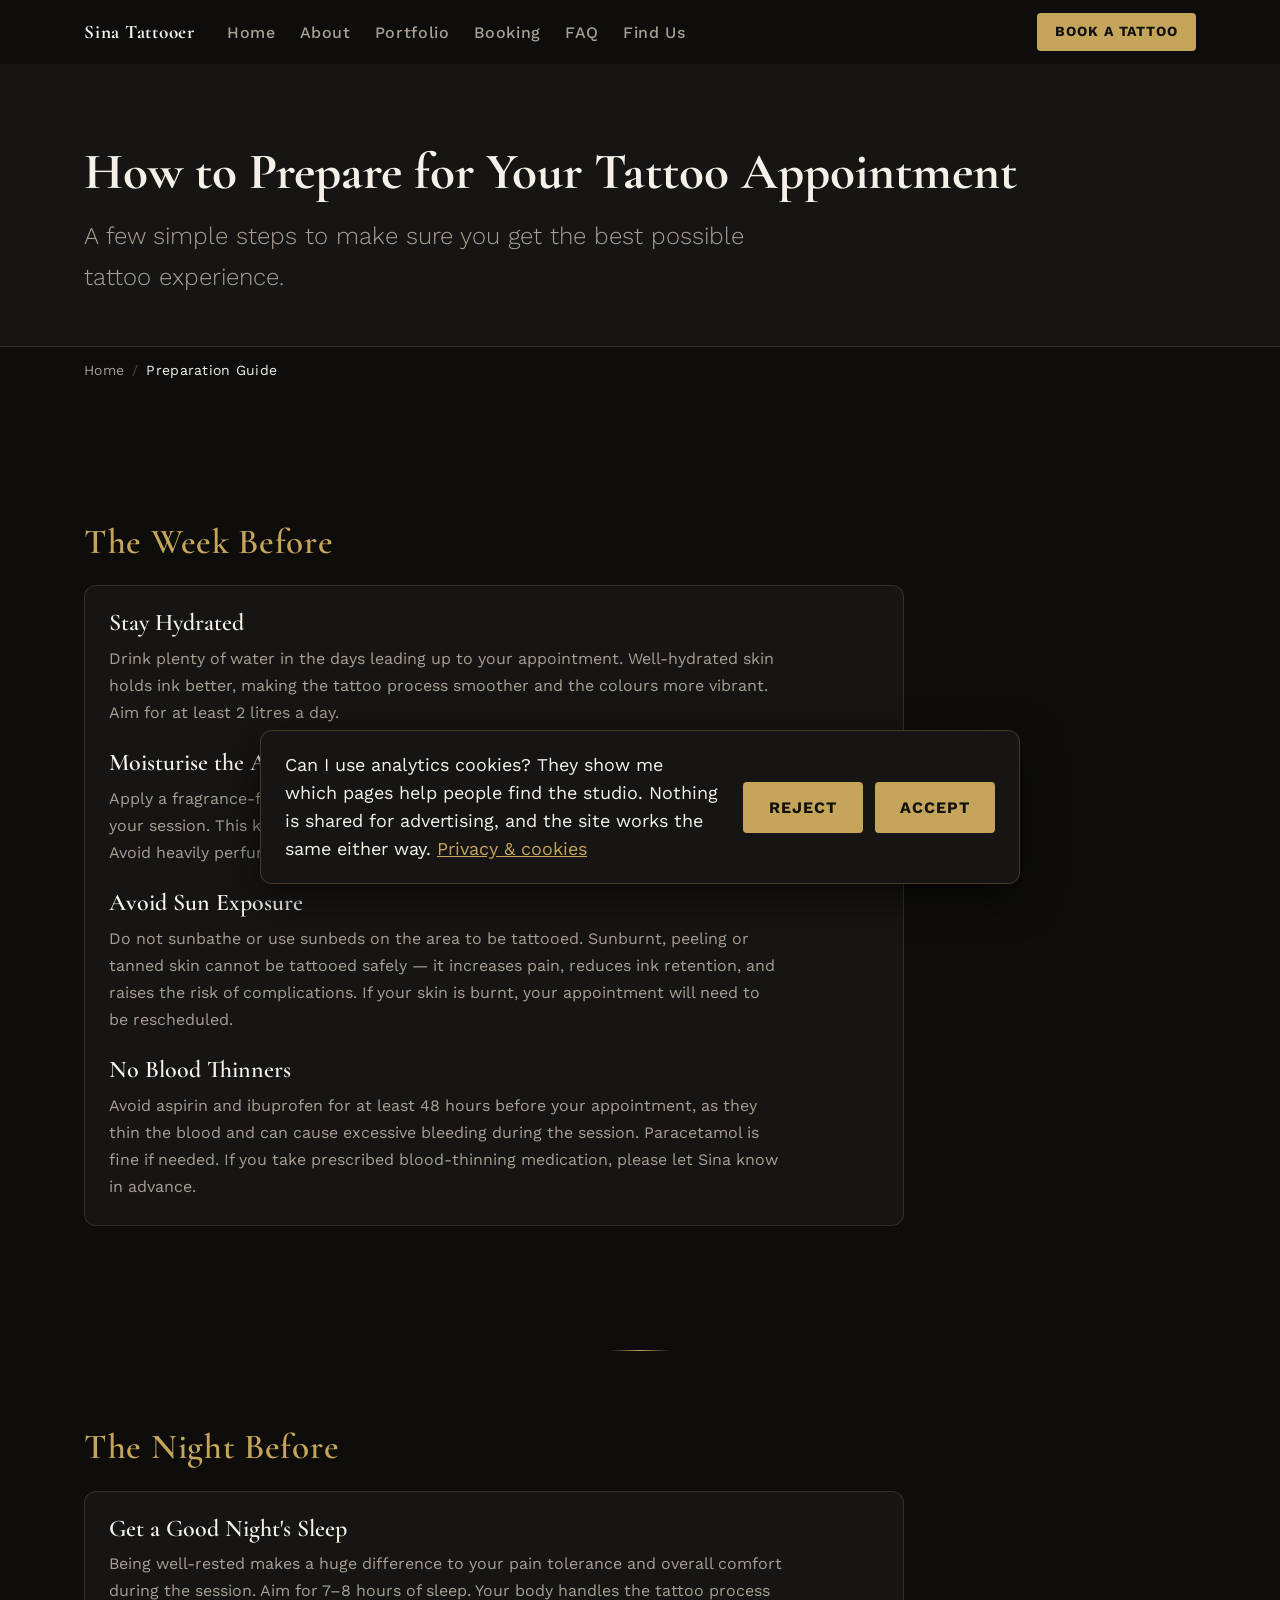
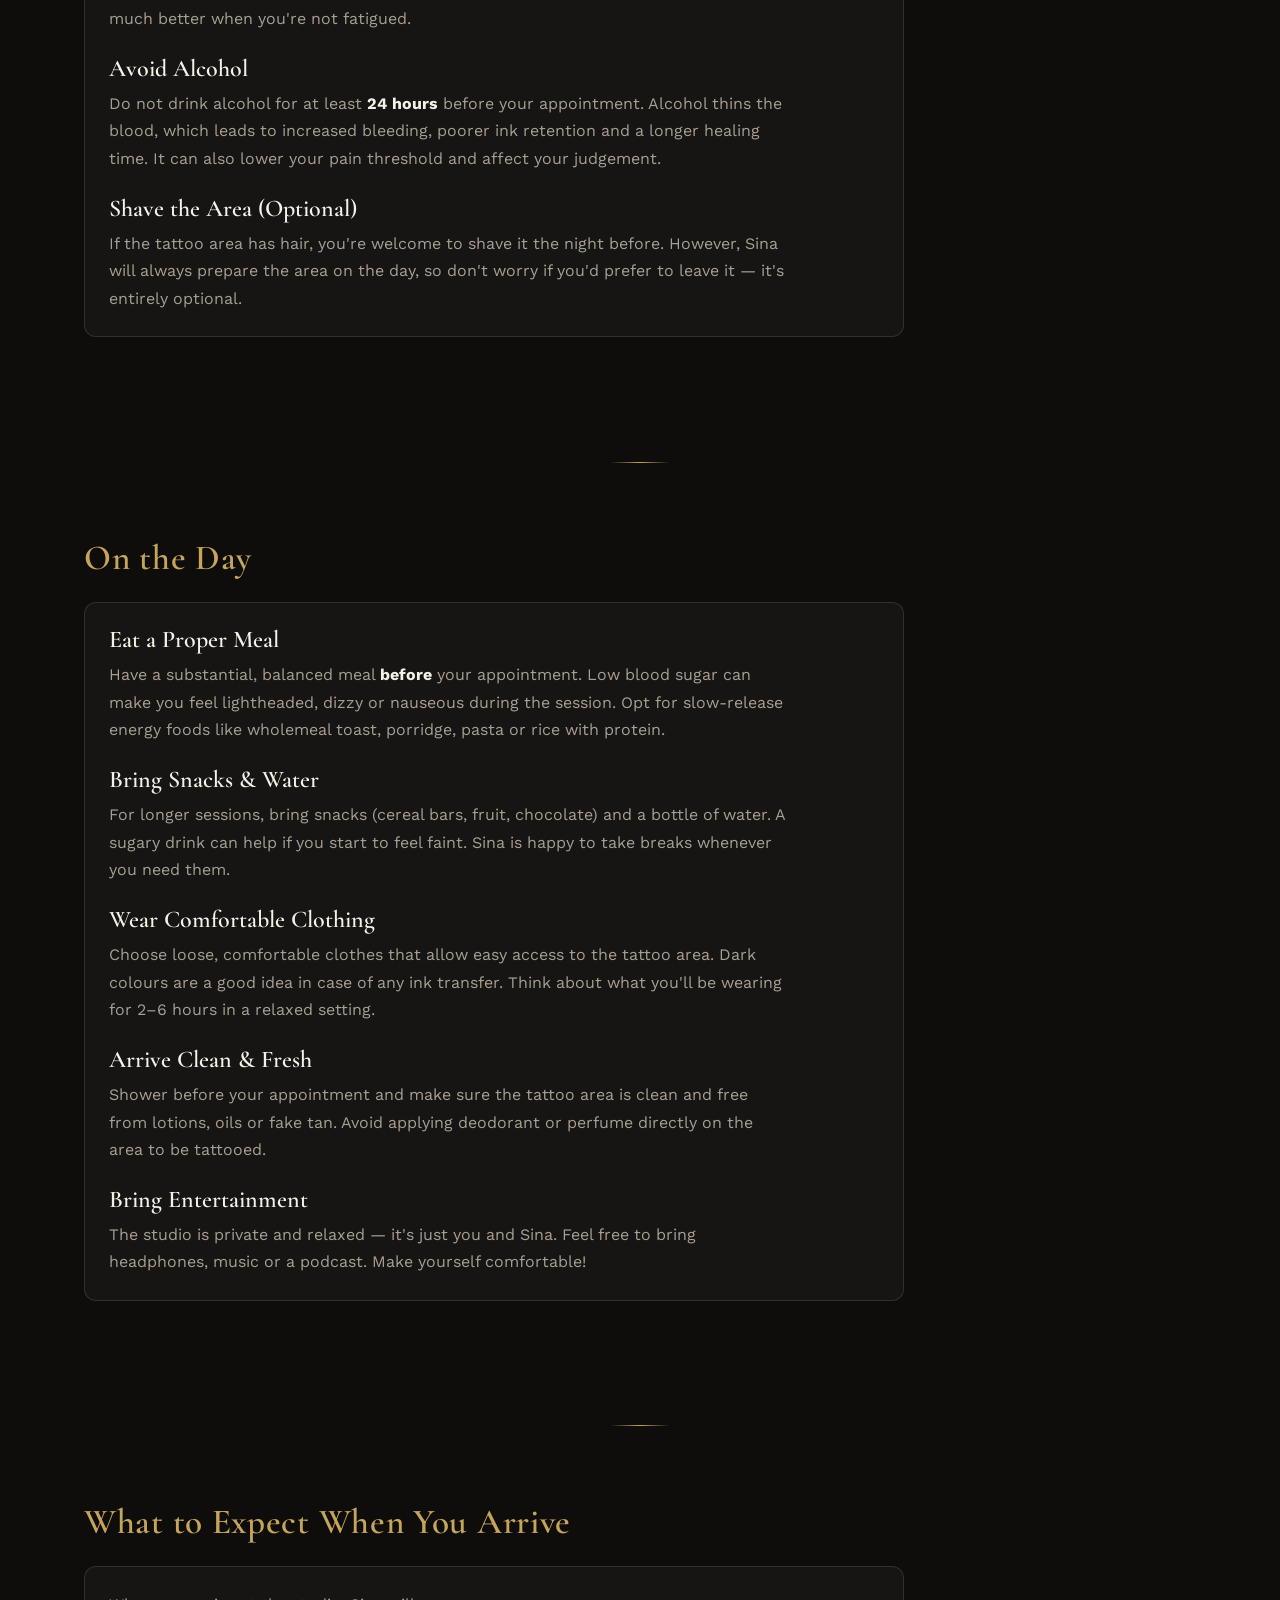
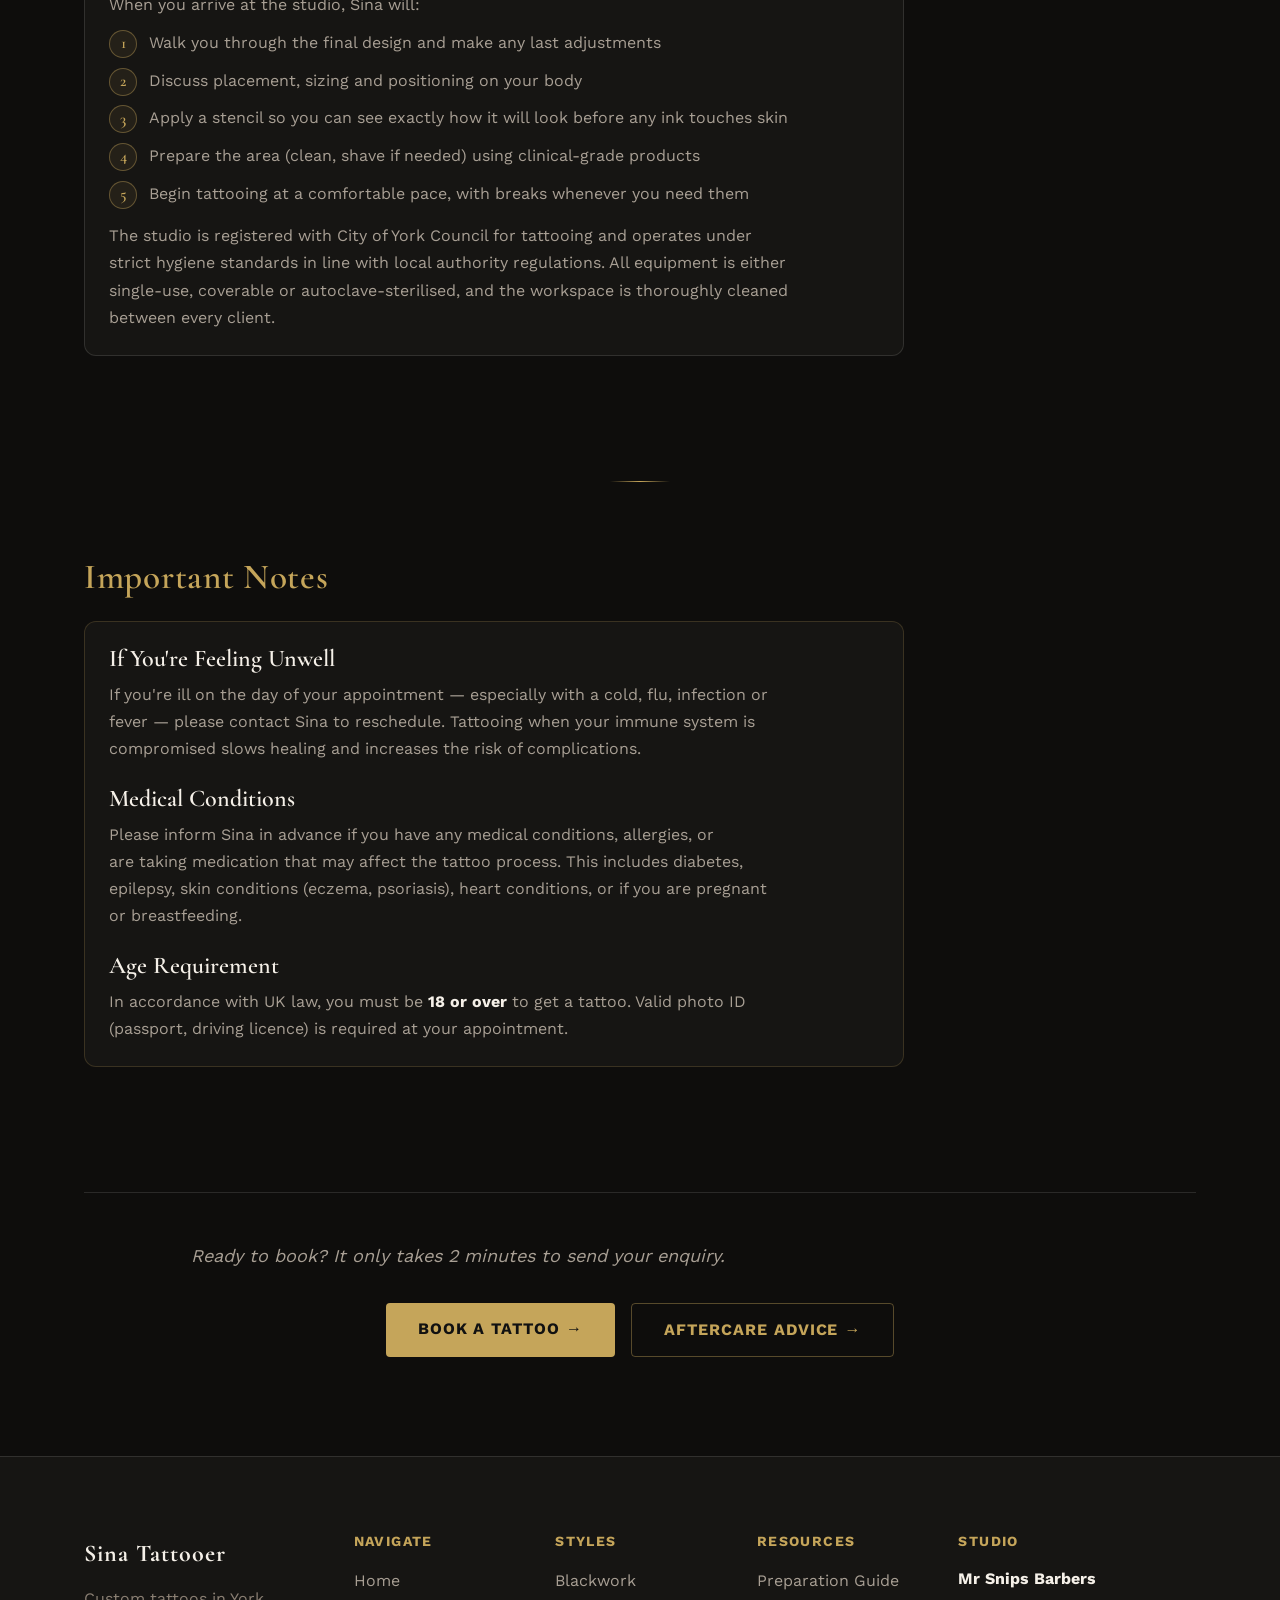
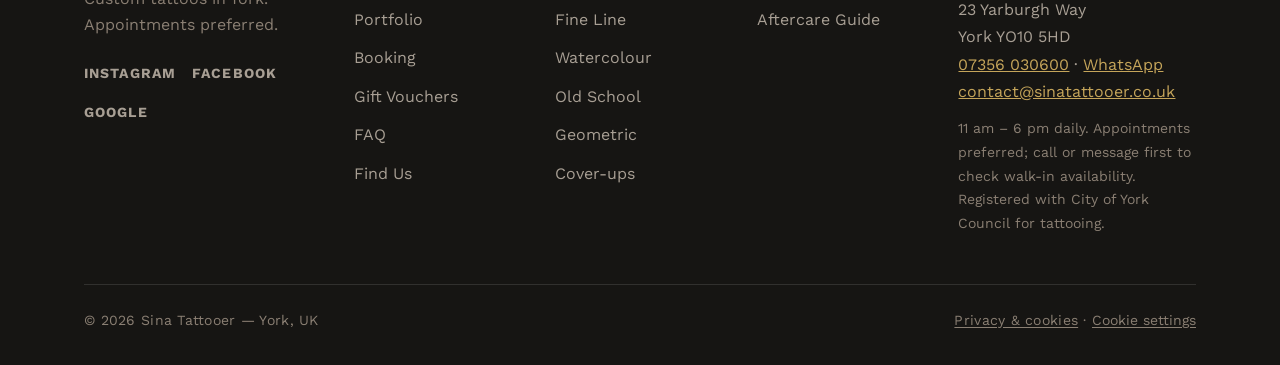
<file: tattoo-preparation.html>
<!DOCTYPE html>
<html lang="en">

<head>
  <meta charset="UTF-8" />
  <!-- Consent Mode v2 defaults: must stay ABOVE Google Tag Manager. The visitor's choice is sent by consent.js -->
  <script>
    window.dataLayer = window.dataLayer || [];
    function gtag() { dataLayer.push(arguments); }
    (function () {
      var ok = false;
      try { var c = JSON.parse(localStorage.getItem('sina_consent')); ok = !!(c && c.v === 1 && c.analytics === true && Date.now() - c.ts < 31536000000); } catch (e) {}
      gtag('consent', 'default', { ad_storage: 'denied', ad_user_data: 'denied', ad_personalization: 'denied', analytics_storage: ok ? 'granted' : 'denied', wait_for_update: 500 });
      gtag('set', 'ads_data_redaction', true);
    })();
  </script>
  <!-- Google Tag Manager -->
  <script>(function (w, d, s, l, i) {
      if (/^(localhost|127\.0\.0\.1|\[::1\])$/.test(location.hostname)) return; // no analytics from local testing
      w[l] = w[l] || []; w[l].push({
        'gtm.start':
          new Date().getTime(), event: 'gtm.js'
      }); var f = d.getElementsByTagName(s)[0],
        j = d.createElement(s), dl = l != 'dataLayer' ? '&l=' + l : ''; j.async = true; j.src =
          'https://www.googletagmanager.com/gtm.js?id=' + i + dl; f.parentNode.insertBefore(j, f);
    })(window, document, 'script', 'dataLayer', 'GTM-ND862NVQ');</script>
  <!-- End Google Tag Manager -->

  <meta name="viewport" content="width=device-width, initial-scale=1" />
  <meta name="description"
    content="How to prepare for your tattoo appointment in York: what to eat, drink, wear and bring, plus skin care tips from Sina Tattooer for a smoother session." />
  <meta name="author" content="Sina Tattooer" />
  <meta name="theme-color" content="#0e0d0c" />
  <link rel="canonical" href="https://sinatattooer.co.uk/tattoo-preparation" />

  <!-- Favicon -->
  <link rel="icon" href="/favicon.ico" sizes="any" />
  <link rel="icon" href="/favicon.svg" type="image/svg+xml" />
  <link rel="apple-touch-icon" href="/apple-touch-icon.png" />

  <!-- Open Graph -->
  <meta property="og:type" content="website" />
  <meta property="og:title" content="How to Prepare for Your Tattoo Appointment | Sina Tattooer" />
  <meta property="og:description"
    content="How to prepare for your tattoo appointment in York: what to eat, drink, wear and bring, plus skin care tips from Sina Tattooer for a smoother session." />
  <meta property="og:url" content="https://sinatattooer.co.uk/tattoo-preparation" />
  <meta property="og:locale" content="en_GB" />
  <meta property="og:site_name" content="Sina Tattooer" />
  <meta property="og:image" content="https://sinatattooer.co.uk/images/share/preparation.jpg" />
  <meta property="og:image:width" content="1200" />
  <meta property="og:image:height" content="630" />
  <meta property="og:image:type" content="image/jpeg" />
  <meta property="og:image:alt" content="Custom tattoo by Sina Tattooer, York" />

  <title>How to Prepare for Your Tattoo Appointment | Sina Tattooer</title>

  <!-- Twitter / X Card -->
  <meta name="twitter:card" content="summary_large_image" />
  <meta name="twitter:title" content="How to Prepare for Your Tattoo Appointment | Sina Tattooer" />
  <meta name="twitter:description"
    content="How to prepare for your tattoo appointment in York: what to eat, drink, wear and bring, plus skin care tips from Sina Tattooer for a smoother session." />
  <meta name="twitter:image" content="https://sinatattooer.co.uk/images/share/preparation.jpg" />
  <meta name="twitter:image:alt" content="Custom tattoo by Sina Tattooer, York" />

  <!-- Fonts -->
  <link rel="preload" href="/fonts/work-sans-latin.woff2" as="font" type="font/woff2" crossorigin fetchpriority="low">
  <link rel="preload" href="/fonts/cormorant-garamond-latin.woff2" as="font" type="font/woff2" crossorigin fetchpriority="low">

  <!-- BreadcrumbList Schema -->
  <script type="application/ld+json">
  {
    "@context": "https://schema.org",
    "@type": "BreadcrumbList",
    "itemListElement": [
      {"@type": "ListItem", "position": 1, "name": "Home", "item": "https://sinatattooer.co.uk/"},
      {"@type": "ListItem", "position": 2, "name": "Tattoo Preparation Guide", "item": "https://sinatattooer.co.uk/tattoo-preparation"}
    ]
  }
  </script>

  <!-- HowTo Schema -->
  <script type="application/ld+json">
  {
    "@context": "https://schema.org",
    "@type": "HowTo",
    "name": "How to Prepare for Your Tattoo Appointment",
    "description": "A simple guide to ensure the best possible tattoo experience at Sina Tattooer in York.",
    "step": [
      {"@type": "HowToStep", "position": 1, "name": "Stay Hydrated", "text": "Drink plenty of water in the days leading up to your appointment. Well-hydrated skin holds ink better."},
      {"@type": "HowToStep", "position": 2, "name": "Moisturise Daily", "text": "Apply fragrance-free moisturiser to the tattoo area for at least a week before your session."},
      {"@type": "HowToStep", "position": 3, "name": "Avoid Sun Exposure", "text": "Do not sunbathe or use sunbeds on the area to be tattooed — sunburnt skin cannot be tattooed safely."},
      {"@type": "HowToStep", "position": 4, "name": "Get a Good Night's Sleep", "text": "Being well-rested makes a big difference to your pain tolerance and comfort during the session."},
      {"@type": "HowToStep", "position": 5, "name": "Avoid Alcohol", "text": "Do not drink alcohol for at least 24 hours before your appointment — it thins the blood and affects healing."},
      {"@type": "HowToStep", "position": 6, "name": "Eat a Proper Meal", "text": "Have a substantial, balanced meal before your appointment to maintain blood sugar levels."},
      {"@type": "HowToStep", "position": 7, "name": "Wear Comfortable Clothing", "text": "Choose loose clothes that allow easy access to the tattoo area for 2–6 hours."}
    ]
  }
  </script>

  <link rel="manifest" href="/manifest.json" />
  <link rel="stylesheet" href="style.css?v=20261122b" />
</head>

<body>

  <a class="skip-link" href="#main">Skip to main content</a>

  <!-- partial:nav page="" -->
  <nav class="site-nav" id="site-nav" aria-label="Main navigation">
    <div class="nav-inner">
      <a href="/" class="nav-logo" aria-label="Sina Tattooer — back to home">Sina Tattooer</a>
      <a href="https://tally.so/r/LZJBLj" target="_blank" rel="noopener noreferrer" class="nav-book">Book</a>
      <button class="nav-toggle" id="navToggle" aria-expanded="false" aria-controls="navMenu" aria-label="Open menu"><span></span><span></span><span></span></button>
      <ul class="nav-links" id="navMenu" role="list">
        <li><a href="/" class="nav-link">Home</a></li>
        <li><a href="/#about" class="nav-link">About</a></li>
        <li><a href="/portfolio" class="nav-link">Portfolio</a></li>
        <li><a href="/#booking" class="nav-link">Booking</a></li>
        <li><a href="/#faq" class="nav-link">FAQ</a></li>
        <li><a href="/#contact" class="nav-link">Find Us</a></li>
      </ul>
      <a href="https://tally.so/r/LZJBLj" target="_blank" rel="noopener noreferrer" class="nav-cta">Book a Tattoo</a>
    </div>
  </nav>
  <!-- /partial:nav -->

  <!-- Page Header -->
  <header class="page-header">
    <div class="container">
      <h1>How to Prepare for Your Tattoo Appointment</h1>
      <p class="page-header-sub">A few simple steps to make sure you get the best possible tattoo experience.</p>
    </div>
  </header>
    <nav class="breadcrumbs" aria-label="Breadcrumb"><ol><li><a href="/">Home</a></li><li><span aria-current="page">Preparation Guide</span></li></ol></nav>

  <main id="main">
    <article class="guide-content container">

      <!-- The Week Before -->
      <section class="guide-section reveal" id="week-before">
        <h2>The Week Before</h2>
        <div class="guide-card">
          <div class="guide-item">
            <h3>Stay Hydrated</h3>
            <p>Drink plenty of water in the days leading up to your appointment. Well-hydrated skin holds ink better,
              making the tattoo process smoother and the colours more vibrant. Aim for at least 2 litres a day.</p>
          </div>
          <div class="guide-item">
            <h3>Moisturise the Area</h3>
            <p>Apply a fragrance-free moisturiser to the tattoo area daily for at least a week before your session. This
              keeps your skin supple and in the best condition to receive ink. Avoid heavily perfumed lotions.</p>
          </div>
          <div class="guide-item">
            <h3>Avoid Sun Exposure</h3>
            <p>Do not sunbathe or use sunbeds on the area to be tattooed. Sunburnt, peeling or tanned skin cannot be
              tattooed safely &mdash; it increases pain, reduces ink retention, and raises the risk of complications. If
              your skin is burnt, your appointment will need to be rescheduled.</p>
          </div>
          <div class="guide-item">
            <h3>No Blood Thinners</h3>
            <p>Avoid aspirin and ibuprofen for at least 48 hours before your appointment, as they thin the blood and can
              cause excessive bleeding during the session. Paracetamol is fine if needed. If you take prescribed
              blood-thinning medication, please let Sina know in advance.</p>
          </div>
        </div>
      </section>

      <hr class="section-divider" aria-hidden="true" />

      <!-- The Night Before -->
      <section class="guide-section reveal" id="night-before">
        <h2>The Night Before</h2>
        <div class="guide-card">
          <div class="guide-item">
            <h3>Get a Good Night's Sleep</h3>
            <p>Being well-rested makes a huge difference to your pain tolerance and overall comfort during the session.
              Aim for 7&ndash;8 hours of sleep. Your body handles the tattoo process much better when you're not
              fatigued.</p>
          </div>
          <div class="guide-item">
            <h3>Avoid Alcohol</h3>
            <p>Do not drink alcohol for at least <strong>24 hours</strong> before your appointment. Alcohol thins the
              blood, which leads to increased bleeding, poorer ink retention and a longer healing time. It can also
              lower
              your pain threshold and affect your judgement.</p>
          </div>
          <div class="guide-item">
            <h3>Shave the Area (Optional)</h3>
            <p>If the tattoo area has hair, you're welcome to shave it the night before. However, Sina will always
              prepare the area on the day, so don't worry if you'd prefer to leave it &mdash; it's entirely optional.
            </p>
          </div>
        </div>
      </section>

      <hr class="section-divider" aria-hidden="true" />

      <!-- On the Day -->
      <section class="guide-section reveal" id="on-the-day">
        <h2>On the Day</h2>
        <div class="guide-card">
          <div class="guide-item">
            <h3>Eat a Proper Meal</h3>
            <p>Have a substantial, balanced meal <strong>before</strong> your appointment. Low blood sugar can make you
              feel lightheaded, dizzy or nauseous during the session. Opt for slow-release energy foods like wholemeal
              toast, porridge, pasta or rice with protein.</p>
          </div>
          <div class="guide-item">
            <h3>Bring Snacks &amp; Water</h3>
            <p>For longer sessions, bring snacks (cereal bars, fruit, chocolate) and a bottle of water. A sugary drink
              can help if you start to feel faint. Sina is happy to take breaks whenever you need them.</p>
          </div>
          <div class="guide-item">
            <h3>Wear Comfortable Clothing</h3>
            <p>Choose loose, comfortable clothes that allow easy access to the tattoo area. Dark colours are a good idea
              in case of any ink transfer. Think about what you'll be wearing for 2&ndash;6 hours in a relaxed setting.
            </p>
          </div>
          <div class="guide-item">
            <h3>Arrive Clean &amp; Fresh</h3>
            <p>Shower before your appointment and make sure the tattoo area is clean and free from lotions, oils or fake
              tan. Avoid applying deodorant or perfume directly on the area to be tattooed.</p>
          </div>
          <div class="guide-item">
            <h3>Bring Entertainment</h3>
            <p>The studio is private and relaxed &mdash; it's just you and Sina. Feel free to bring headphones, music or
              a
              podcast. Make yourself comfortable!</p>
          </div>
        </div>
      </section>

      <hr class="section-divider" aria-hidden="true" />

      <!-- What to Expect -->
      <section class="guide-section reveal" id="what-to-expect">
        <h2>What to Expect When You Arrive</h2>
        <div class="guide-card">
          <div class="guide-item">
            <p>When you arrive at the studio, Sina will:</p>
            <ol class="guide-steps">
              <li>Walk you through the final design and make any last adjustments</li>
              <li>Discuss placement, sizing and positioning on your body</li>
              <li>Apply a stencil so you can see exactly how it will look before any ink touches skin</li>
              <li>Prepare the area (clean, shave if needed) using clinical-grade products</li>
              <li>Begin tattooing at a comfortable pace, with breaks whenever you need them</li>
            </ol>
            <p>The studio is registered with City of York Council for tattooing and operates under strict hygiene
              standards in line with local authority regulations. All equipment is either single-use, coverable or
              autoclave-sterilised, and the workspace is thoroughly cleaned between every client.</p>
          </div>
        </div>
      </section>

      <hr class="section-divider" aria-hidden="true" />

      <!-- Important Notes -->
      <section class="guide-section reveal" id="important-notes">
        <h2>Important Notes</h2>
        <div class="guide-card guide-card--notes">
          <div class="guide-item">
            <h3>If You're Feeling Unwell</h3>
            <p>If you're ill on the day of your appointment &mdash; especially with a cold, flu, infection or fever
              &mdash; please contact Sina to reschedule. Tattooing when your immune system is compromised slows healing
              and increases the risk of complications.</p>
          </div>
          <div class="guide-item">
            <h3>Medical Conditions</h3>
            <p>Please inform Sina in advance if you have any medical conditions, allergies, or are taking medication
              that may affect the tattoo process. This includes diabetes, epilepsy, skin conditions (eczema, psoriasis),
              heart conditions, or if you are pregnant or breastfeeding.</p>
          </div>
          <div class="guide-item">
            <h3>Age Requirement</h3>
            <p>In accordance with UK law, you must be <strong>18 or over</strong> to get a tattoo. Valid photo ID
              (passport, driving licence) is required at your appointment.</p>
          </div>
        </div>
      </section>

      <!-- CTA -->
      <div class="guide-cta-wrap reveal">
        <p class="guide-cta-text">Ready to book? It only takes 2 minutes to send your enquiry.</p>
        <div class="guide-cta-buttons">
          <a href="https://tally.so/r/LZJBLj" target="_blank" rel="noopener noreferrer" class="btn-book">Book a Tattoo
            &rarr;</a>
          <a href="/tattoo-aftercare" class="btn-book btn-book--outline">Aftercare Advice &rarr;</a>
        </div>
      </div>

    </article>
  </main>

  <!-- Back to Top -->
  <button class="back-to-top" id="backToTop" aria-label="Back to top">&uarr;</button>


  <!-- partial:footer -->
  <footer class="site-footer">
    <div class="footer-inner">
      <div class="footer-brand">
        <a href="/" class="footer-logo">Sina Tattooer</a>
        <p class="footer-tagline">Custom tattoos in York.<br>Appointments preferred.</p>
        <nav class="footer-social" aria-label="Social media"><a href="https://instagram.com/sinatattooer" target="_blank" rel="noopener noreferrer" aria-label="Instagram">Instagram</a><a href="https://facebook.com/sinatattooer" target="_blank" rel="noopener noreferrer" aria-label="Facebook">Facebook</a><a href="https://g.page/r/CVRKmF0wOcODEAE/review" target="_blank" rel="noopener noreferrer" aria-label="Google Reviews">Google</a></nav>
      </div>
      <div class="footer-col">
        <h3>Navigate</h3>
        <ul>
          <li><a href="/">Home</a></li>
          <li><a href="/portfolio">Portfolio</a></li>
          <li><a href="/#booking">Booking</a></li>
          <li><a href="/#vouchers">Gift Vouchers</a></li>
          <li><a href="/#faq">FAQ</a></li>
          <li><a href="/#contact">Find Us</a></li>
        </ul>
      </div>
      <div class="footer-col">
        <h3>Styles</h3>
        <ul>
          <li><a href="/blackwork-tattoos-york">Blackwork</a></li>
          <li><a href="/fineline-tattoos-york">Fine Line</a></li>
          <li><a href="/watercolour-tattoos-york">Watercolour</a></li>
          <li><a href="/oldschool-tattoos-york">Old School</a></li>
          <li><a href="/geometric-tattoos-york">Geometric</a></li>
          <li><a href="/cover-up-tattoos-york">Cover-ups</a></li>
        </ul>
      </div>
      <div class="footer-col">
        <h3>Resources</h3>
        <ul>
          <li><a href="/tattoo-preparation">Preparation Guide</a></li>
          <li><a href="/tattoo-aftercare">Aftercare Guide</a></li>
        </ul>
      </div>
      <div class="footer-col footer-contact">
        <h3>Studio</h3>
        <address><strong>Mr Snips Barbers</strong>23 Yarburgh Way<br>York YO10 5HD<br><a href="tel:+447356030600">07356 030600</a> &middot; <a href="https://wa.me/message/T7P2PQ6A7SHEK1" target="_blank" rel="noopener noreferrer">WhatsApp</a><br><a href="mailto:contact@sinatattooer.co.uk">contact@sinatattooer.co.uk</a></address>
        <p class="footer-hours">11 am – 6 pm daily. Appointments preferred; call or message first to check walk-in availability. Registered with City of York Council for tattooing.</p>
      </div>
    </div>
    <div class="footer-bottom">
      <p>&copy; <span id="footer-year">2026</span> Sina Tattooer &mdash; York, UK</p>
      <p class="footer-legal"><a href="/privacy">Privacy &amp; cookies</a> &middot; <button type="button" class="footer-cookie-btn" data-cookie-settings>Cookie settings</button></p>
    </div>
  </footer>
  <!-- /partial:footer -->

  <script src="components.js?v=20261122a"></script>
  <script src="main.js?v=20261122b"></script>
  <script src="consent.js?v=20261105" defer></script>
</body>

</html>
</file>
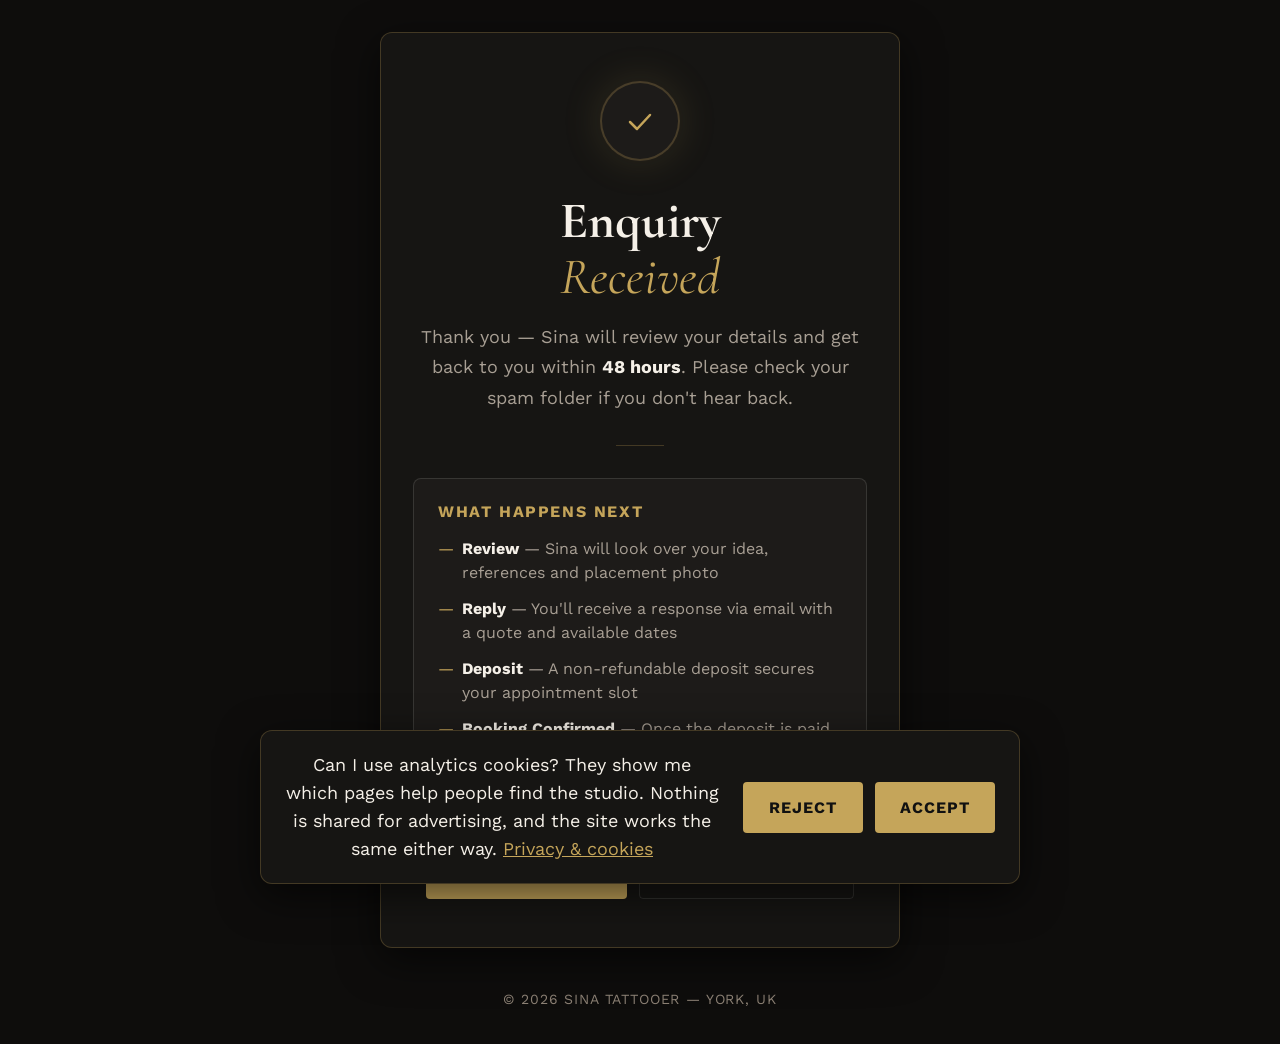
<file: thank-you.html>
<!DOCTYPE html>
<html lang="en">
<head>
  <meta charset="UTF-8" />
  <!-- Consent Mode v2 defaults: must stay ABOVE Google Tag Manager. The visitor's choice is sent by consent.js -->
  <script>
    window.dataLayer = window.dataLayer || [];
    function gtag() { dataLayer.push(arguments); }
    (function () {
      var ok = false;
      try { var c = JSON.parse(localStorage.getItem('sina_consent')); ok = !!(c && c.v === 1 && c.analytics === true && Date.now() - c.ts < 31536000000); } catch (e) {}
      gtag('consent', 'default', { ad_storage: 'denied', ad_user_data: 'denied', ad_personalization: 'denied', analytics_storage: ok ? 'granted' : 'denied', wait_for_update: 500 });
      gtag('set', 'ads_data_redaction', true);
    })();
  </script>
  <!-- Google Tag Manager -->
  <script>(function (w, d, s, l, i) {
      if (/^(localhost|127\.0\.0\.1|\[::1\])$/.test(location.hostname)) return; // no analytics from local testing
      w[l] = w[l] || []; w[l].push({
        'gtm.start':
          new Date().getTime(), event: 'gtm.js'
      }); var f = d.getElementsByTagName(s)[0],
        j = d.createElement(s), dl = l != 'dataLayer' ? '&l=' + l : ''; j.async = true; j.src =
          'https://www.googletagmanager.com/gtm.js?id=' + i + dl; f.parentNode.insertBefore(j, f);
    })(window, document, 'script', 'dataLayer', 'GTM-ND862NVQ');</script>
  <!-- End Google Tag Manager -->

  <!-- GA4 booking enquiry event (pushed to dataLayer; GTM forwards to GA4 via a Custom Event trigger on `book_enquiry`).
       Only fires when the visitor actually arrived from the Tally form: Tally's redirect URL carries ?src=tally,
       with the tally.so referrer as a fallback. Direct visits, bookmarks, reloads and back/forward don't count. -->
  <script>
    (function () {
      var params = new URLSearchParams(location.search);
      var fromTally = params.get('src') === 'tally' || /(^|\.)tally\.so$/.test((function () {
        try { return new URL(document.referrer).hostname; } catch (e) { return ''; }
      })());
      var nav = (performance.getEntriesByType && performance.getEntriesByType('navigation')[0]) || {};
      var repeat = nav.type === 'reload' || nav.type === 'back_forward';
      if (fromTally && !repeat) {
        window.dataLayer = window.dataLayer || [];
        window.dataLayer.push({
          event: 'book_enquiry',
          event_category: 'booking',
          event_label: 'tally_form_complete',
          value: 50.0,
          currency: 'GBP'
        });
      }
      if (params.has('src')) {
        params.delete('src');
        var qs = params.toString();
        history.replaceState(null, '', location.pathname + (qs ? '?' + qs : '') + location.hash);
      }
    })();
  </script>

  <meta name="viewport" content="width=device-width, initial-scale=1" />
  <meta name="robots" content="noindex, nofollow" />
  <meta name="theme-color" content="#0e0d0c" />
  <title>Enquiry Received – Sina Tattooer</title>

  <!-- Favicon -->
  <link rel="icon" href="/favicon.ico" sizes="any" />
  <link rel="icon" href="/favicon.svg" type="image/svg+xml" />
  <link rel="apple-touch-icon" href="/apple-touch-icon.png" />
  <link rel="manifest" href="/manifest.json" />

  <!-- Fonts: Cormorant Garamond (display) + Work Sans (body) -->
  <link rel="preload" href="/fonts/work-sans-latin.woff2" as="font" type="font/woff2" crossorigin fetchpriority="low">
  <link rel="preload" href="/fonts/cormorant-garamond-latin.woff2" as="font" type="font/woff2" crossorigin fetchpriority="low">

  <link rel="stylesheet" href="style.css?v=20261122b" />

  <style>
    /* Page-specific layout — design tokens come from style.css */
    body {
      display: flex;
      flex-direction: column;
      align-items: center;
      justify-content: center;
      padding: var(--space-8) var(--space-6);
      text-align: center;
    }

    .check-wrap {
      width: 80px;
      height: 80px;
      border-radius: 50%;
      border: 2px solid var(--color-contact-border);
      background: var(--color-surface-2);
      display: flex;
      align-items: center;
      justify-content: center;
      margin: 0 auto var(--space-8);
      box-shadow: 0 0 40px rgba(197, 165, 90, 0.15);
      animation: popIn 0.6s cubic-bezier(0.16, 1, 0.3, 1) both;
    }

    .check-wrap svg {
      animation: drawCheck 0.5s 0.4s cubic-bezier(0.16, 1, 0.3, 1) both;
      stroke-dasharray: 50;
      stroke-dashoffset: 50;
    }

    @keyframes popIn {
      from { opacity: 0; transform: scale(0.7); }
      to   { opacity: 1; transform: scale(1); }
    }

    @keyframes drawCheck {
      to { stroke-dashoffset: 0; }
    }

    .card {
      max-width: 520px;
      width: 100%;
      background: var(--color-surface);
      border: 1px solid var(--color-contact-border);
      border-radius: var(--radius-lg);
      padding: var(--space-12) var(--space-8);
      box-shadow: var(--shadow-lg);
      animation: fadeUp 0.7s 0.1s cubic-bezier(0.16, 1, 0.3, 1) both;
    }

    @keyframes fadeUp {
      from { opacity: 0; transform: translateY(24px); }
      to   { opacity: 1; transform: translateY(0); }
    }

    h1 {
      font-size: var(--text-2xl);
      font-weight: 700;
      margin-bottom: var(--space-4);
    }

    h1 em {
      color: var(--color-accent);
      font-style: italic;
      font-weight: 400;
    }

    .subtitle {
      color: var(--color-text-muted);
      max-width: 42ch;
      margin: 0 auto var(--space-8);
    }

    .subtitle strong {
      color: var(--color-text);
    }

    .divider {
      width: 48px;
      height: 1px;
      background: var(--color-contact-border);
      margin: 0 auto var(--space-8);
    }

    .what-next {
      text-align: left;
      background: var(--color-surface-2);
      border: 1px solid var(--color-border);
      border-radius: var(--radius-md);
      padding: var(--space-6);
      margin-bottom: var(--space-8);
    }

    .what-next h2 {
      font-family: var(--font-body);
      font-size: var(--text-sm);
      font-weight: 700;
      text-transform: uppercase;
      letter-spacing: 0.1em;
      color: var(--color-accent);
      margin-bottom: var(--space-4);
    }

    .what-next ul {
      list-style: none;
      display: flex;
      flex-direction: column;
      gap: var(--space-3);
    }

    .what-next ul li {
      font-size: var(--text-sm);
      color: var(--color-text-muted);
      padding-left: var(--space-6);
      position: relative;
      line-height: 1.5;
    }

    .what-next ul li::before {
      content: '—';
      position: absolute;
      left: 0;
      color: var(--color-accent);
    }

    .what-next ul li strong {
      color: var(--color-text);
    }

    .actions {
      display: flex;
      gap: var(--space-3);
      justify-content: center;
      flex-wrap: wrap;
    }

    .btn-primary {
      display: inline-flex;
      align-items: center;
      gap: var(--space-2);
      padding: var(--space-3) var(--space-8);
      background: var(--color-accent);
      color: #111;
      font-family: var(--font-body);
      font-size: var(--text-sm);
      font-weight: 700;
      letter-spacing: 0.06em;
      text-transform: uppercase;
      text-decoration: none;
      border-radius: var(--radius-sm);
      transition: background var(--transition), transform var(--transition);
      min-height: 44px;
    }

    .btn-primary:hover {
      background: var(--color-accent-hover);
      color: #111;
      transform: translateY(-1px);
    }

    .btn-ghost {
      display: inline-flex;
      align-items: center;
      gap: var(--space-2);
      padding: var(--space-3) var(--space-8);
      border: 1px solid var(--color-border);
      color: var(--color-text-muted);
      font-family: var(--font-body);
      font-size: var(--text-sm);
      font-weight: 600;
      letter-spacing: 0.06em;
      text-transform: uppercase;
      text-decoration: none;
      border-radius: var(--radius-sm);
      transition: border-color var(--transition), color var(--transition);
      min-height: 44px;
    }

    .btn-ghost:hover {
      border-color: var(--color-accent);
      color: var(--color-accent);
    }

    .page-footer {
      margin-top: var(--space-10);
      font-size: var(--text-xs);
      color: var(--color-text-faint);
      letter-spacing: 0.06em;
      text-transform: uppercase;
      animation: fadeUp 0.6s 0.4s cubic-bezier(0.16, 1, 0.3, 1) both;
    }

    @media (prefers-reduced-motion: reduce) {
      *, *::before, *::after {
        animation-duration: 0.01ms !important;
        transition-duration: 0.01ms !important;
      }
    }

    @media (max-width: 480px) {
      .card { padding: var(--space-8) var(--space-6); }
      .actions { flex-direction: column; }
      .btn-primary, .btn-ghost { justify-content: center; }
    }
  </style>
</head>
<body>

  <div class="card">

    <!-- Animated checkmark -->
    <div class="check-wrap" aria-hidden="true">
      <svg width="32" height="32" viewBox="0 0 32 32" fill="none"
           stroke="#c5a55a" stroke-width="2.5" stroke-linecap="round" stroke-linejoin="round">
        <polyline points="6,17 13,24 26,10"/>
      </svg>
    </div>

    <h1>Enquiry<br><em>Received</em></h1>
    <p class="subtitle">
      Thank you — Sina will review your details and get back to you
      within <strong>48 hours</strong>.
      Please check your spam folder if you don't hear back.
    </p>

    <div class="divider" aria-hidden="true"></div>

    <div class="what-next">
      <h2>What happens next</h2>
      <ul>
        <li><strong>Review</strong> — Sina will look over your idea, references and placement photo</li>
        <li><strong>Reply</strong> — You'll receive a response via email with a quote and available dates</li>
        <li><strong>Deposit</strong> — A non-refundable deposit secures your appointment slot</li>
        <li><strong>Booking Confirmed</strong> — Once the deposit is paid, your appointment is locked in and Sina will begin working on your custom design</li>
      </ul>
    </div>

    <div class="actions">
      <a href="/" class="btn-primary">Back to Home</a>
      <a href="https://instagram.com/sinatattooer" target="_blank" rel="noopener noreferrer" class="btn-ghost">@sinatattooer</a>
    </div>

  </div>

  <p class="page-footer">&copy; <span id="footer-year">2026</span> Sina Tattooer &mdash; York, UK</p>

  <script>
    var y = document.getElementById('footer-year');
    if (y) y.textContent = new Date().getFullYear();
  </script>
  <script src="consent.js?v=20261105" defer></script>
</body>
</html>
</file>
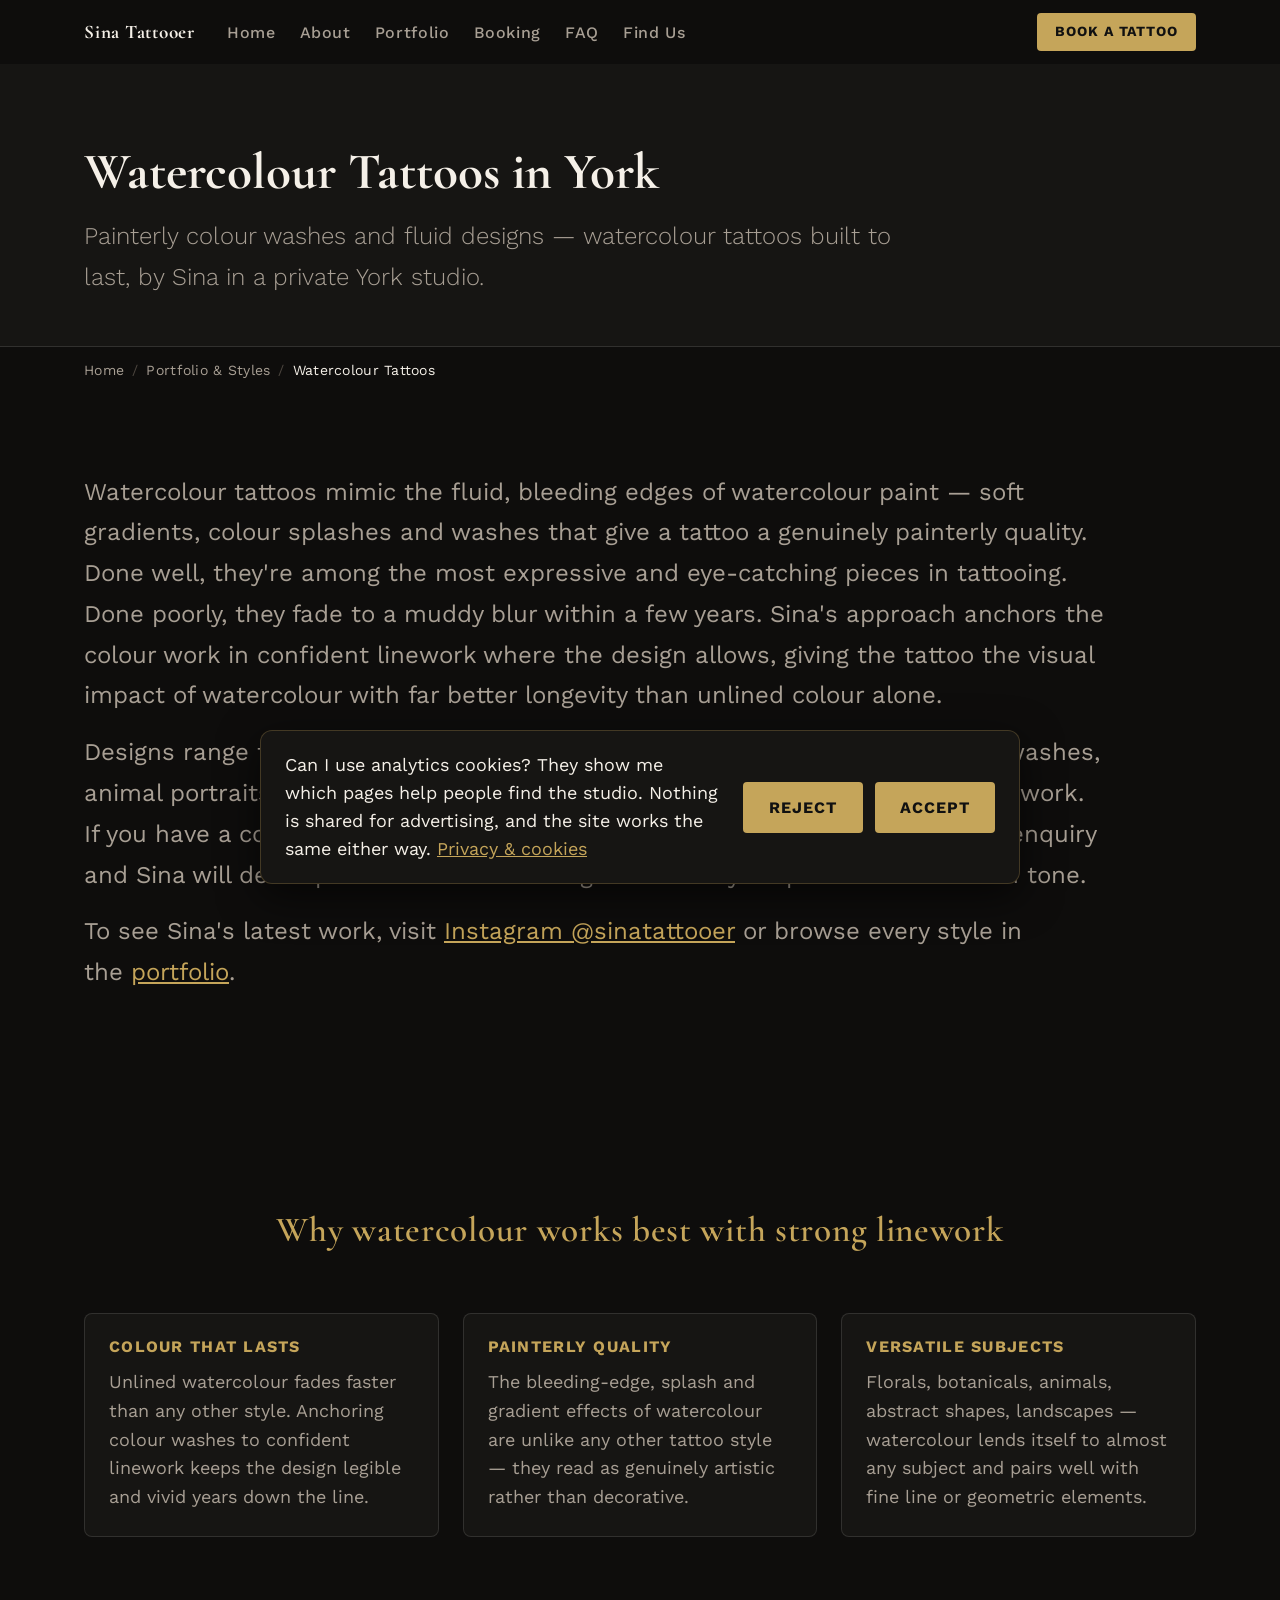
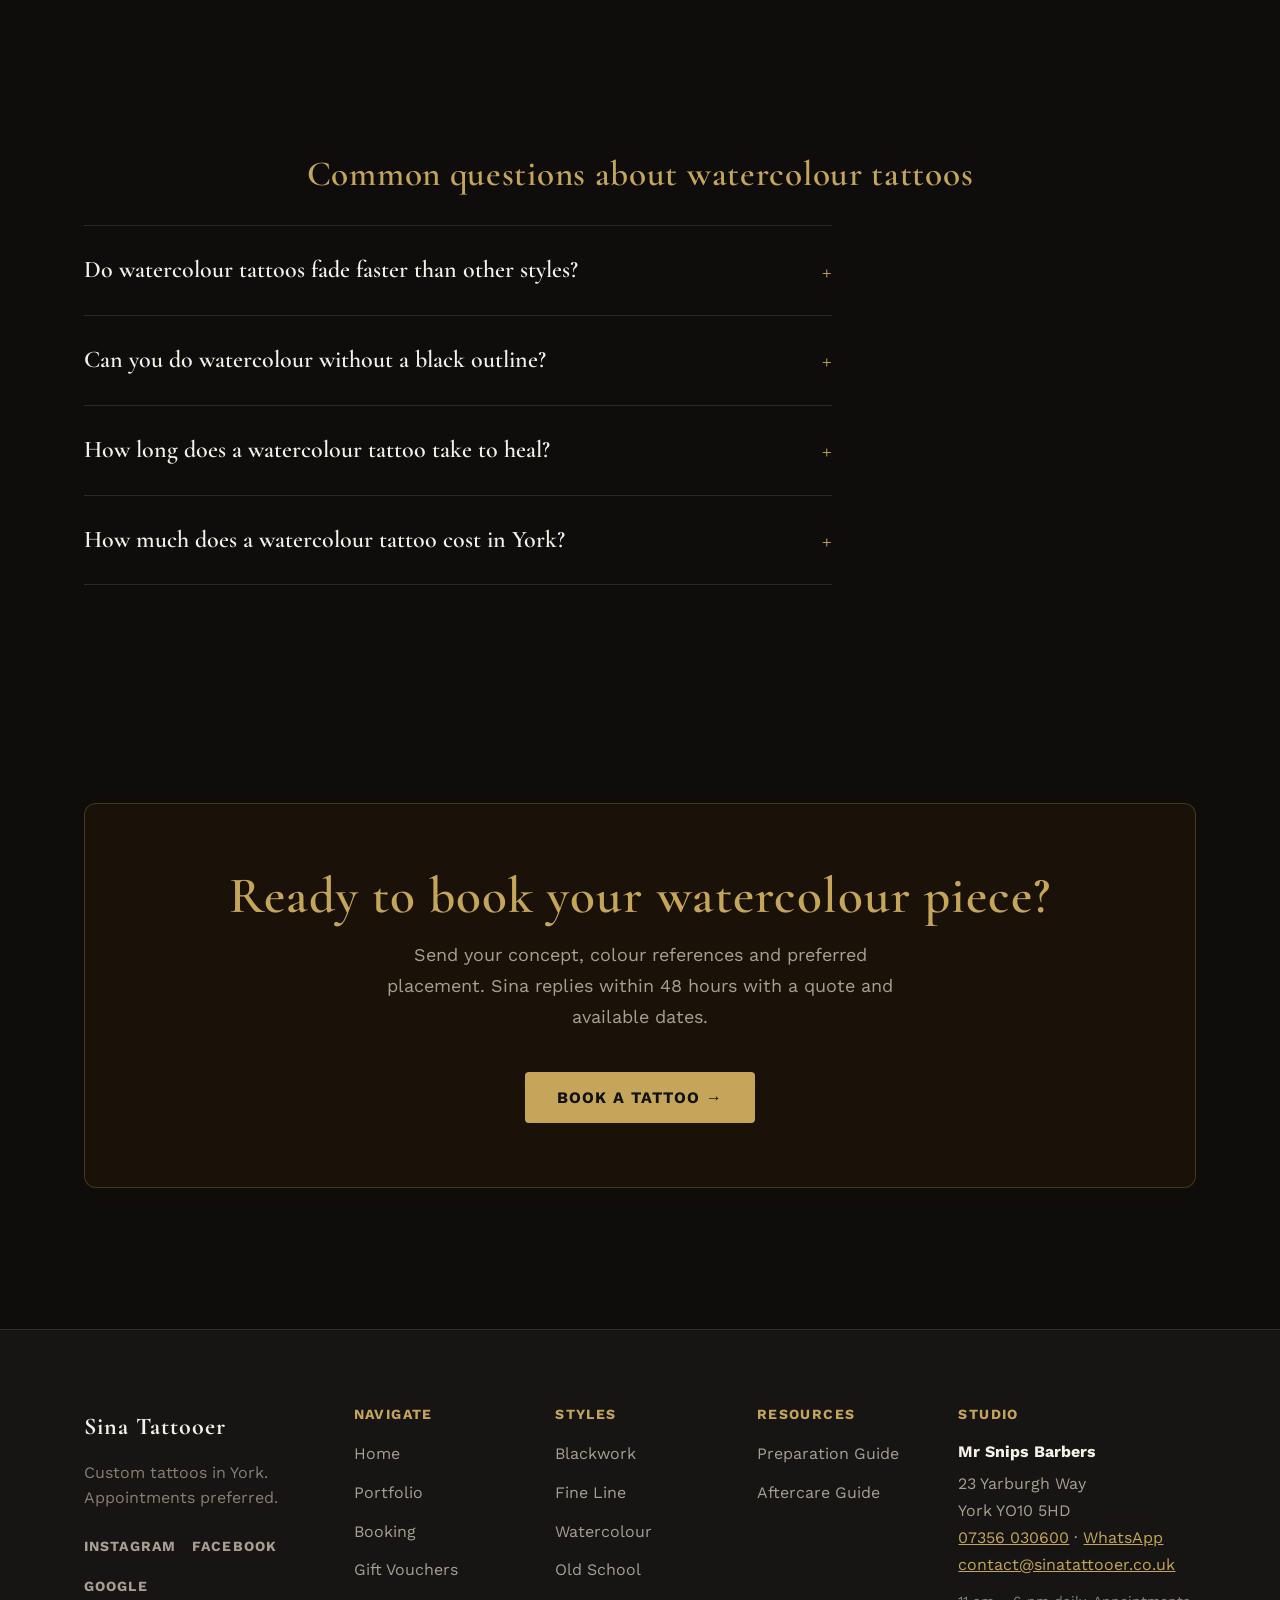
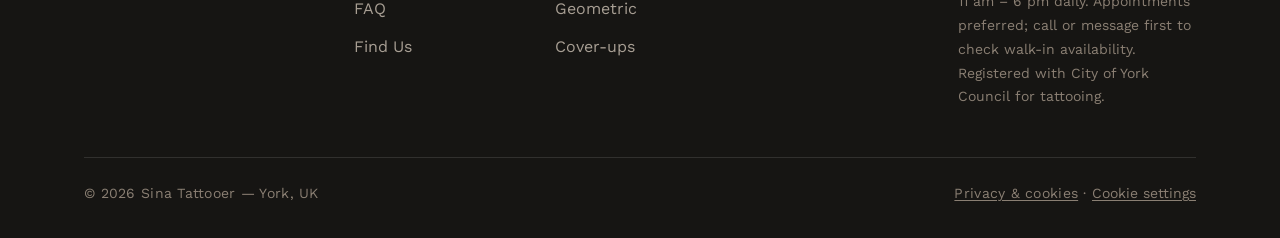
<file: watercolour-tattoos-york.html>
<!DOCTYPE html>
<html lang="en">

<head>
  <meta charset="UTF-8" />
  <!-- Consent Mode v2 defaults: must stay ABOVE Google Tag Manager. The visitor's choice is sent by consent.js -->
  <script>
    window.dataLayer = window.dataLayer || [];
    function gtag() { dataLayer.push(arguments); }
    (function () {
      var ok = false;
      try { var c = JSON.parse(localStorage.getItem('sina_consent')); ok = !!(c && c.v === 1 && c.analytics === true && Date.now() - c.ts < 31536000000); } catch (e) {}
      gtag('consent', 'default', { ad_storage: 'denied', ad_user_data: 'denied', ad_personalization: 'denied', analytics_storage: ok ? 'granted' : 'denied', wait_for_update: 500 });
      gtag('set', 'ads_data_redaction', true);
    })();
  </script>
  <!-- Google Tag Manager -->
  <script>(function (w, d, s, l, i) {
      if (/^(localhost|127\.0\.0\.1|\[::1\])$/.test(location.hostname)) return; // no analytics from local testing
      w[l] = w[l] || []; w[l].push({
        'gtm.start':
          new Date().getTime(), event: 'gtm.js'
      }); var f = d.getElementsByTagName(s)[0],
        j = d.createElement(s), dl = l != 'dataLayer' ? '&l=' + l : ''; j.async = true; j.src =
          'https://www.googletagmanager.com/gtm.js?id=' + i + dl; f.parentNode.insertBefore(j, f);
    })(window, document, 'script', 'dataLayer', 'GTM-ND862NVQ');</script>
  <!-- End Google Tag Manager -->

  <meta name="viewport" content="width=device-width, initial-scale=1" />
  <meta name="description"
    content="Watercolour tattoos in York by Sina Tattooer: soft colour washes, painterly designs and fine line watercolour mixes, drawn for you in a private studio." />
  <meta name="author" content="Sina Tattooer" />
  <meta name="theme-color" content="#0e0d0c" />
  <link rel="canonical" href="https://sinatattooer.co.uk/watercolour-tattoos-york" />

  <!-- Favicon -->
  <link rel="icon" href="/favicon.ico" sizes="any" />
  <link rel="icon" href="/favicon.svg" type="image/svg+xml" />
  <link rel="apple-touch-icon" href="/apple-touch-icon.png" />

  <!-- Open Graph / Social Sharing -->
  <meta property="og:type" content="website" />
  <meta property="og:title" content="Watercolour Tattoos in York | Sina Tattooer" />
  <meta property="og:description"
    content="Watercolour tattoos in York by Sina Tattooer: soft colour washes, painterly designs and fine line watercolour mixes, drawn for you in a private studio." />
  <meta property="og:url" content="https://sinatattooer.co.uk/watercolour-tattoos-york" />
  <meta property="og:locale" content="en_GB" />
  <meta property="og:site_name" content="Sina Tattooer" />
  <meta property="og:image" content="https://sinatattooer.co.uk/images/share/watercolour.jpg" />
  <meta property="og:image:width" content="1200" />
  <meta property="og:image:height" content="630" />
  <meta property="og:image:type" content="image/jpeg" />
  <meta property="og:image:alt" content="Watercolour tattoo by Sina Tattooer, York" />

  <title>Watercolour Tattoos in York | Sina Tattooer</title>

  <!-- Twitter / X Card -->
  <meta name="twitter:card" content="summary_large_image" />
  <meta name="twitter:title" content="Watercolour Tattoos in York | Sina Tattooer" />
  <meta name="twitter:description"
    content="Watercolour tattoos in York by Sina Tattooer: soft colour washes, painterly designs and fine line watercolour mixes, drawn for you in a private studio." />
  <meta name="twitter:image" content="https://sinatattooer.co.uk/images/share/watercolour.jpg" />
  <meta name="twitter:image:alt" content="Watercolour tattoo by Sina Tattooer, York" />

  <!-- Fonts -->
  <link rel="preload" href="/fonts/work-sans-latin.woff2" as="font" type="font/woff2" crossorigin fetchpriority="low">
  <link rel="preload" href="/fonts/cormorant-garamond-latin.woff2" as="font" type="font/woff2" crossorigin fetchpriority="low">

  <!-- BreadcrumbList Schema -->
  <script type="application/ld+json">
  {
    "@context": "https://schema.org",
    "@type": "BreadcrumbList",
    "itemListElement": [
      {"@type": "ListItem", "position": 1, "name": "Home", "item": "https://sinatattooer.co.uk/"},
      {"@type": "ListItem", "position": 2, "name": "Portfolio & Styles", "item": "https://sinatattooer.co.uk/portfolio"},
      {"@type": "ListItem", "position": 3, "name": "Watercolour Tattoos in York", "item": "https://sinatattooer.co.uk/watercolour-tattoos-york"}
    ]
  }
  </script>

  <!-- Service Schema -->
  <script type="application/ld+json">
  {
    "@context": "https://schema.org",
    "@type": "Service",
    "serviceType": "Watercolour tattoo",
    "name": "Watercolour Tattoos in York",
    "description": "Custom watercolour tattoos by Sina Tattooer in York — soft colour washes, painterly designs and fine line watercolour combinations. Private studio, by appointment.",
    "areaServed": { "@type": "City", "name": "York" },
    "provider": {
      "@type": "TattooParlor",
      "name": "Sina Tattooer",
      "address": {
        "@type": "PostalAddress",
        "streetAddress": "Mr Snips Barbers, 23 Yarburgh Way",
        "addressLocality": "York",
        "postalCode": "YO10 5HD",
        "addressCountry": "GB"
      },
      "url": "https://sinatattooer.co.uk/",
      "image": "https://sinatattooer.co.uk/images/tattoo1.webp"
    },
    "url": "https://sinatattooer.co.uk/watercolour-tattoos-york"
  }
  </script>

  <!-- FAQPage Schema -->
  <script type="application/ld+json">
  {
    "@context": "https://schema.org",
    "@type": "FAQPage",
    "mainEntity": [
      {
        "@type": "Question",
        "name": "Do watercolour tattoos fade faster than other styles?",
        "acceptedAnswer": {
          "@type": "Answer",
          "text": "Watercolour tattoos without a strong black outline do fade more than bold-line work over time. Sina addresses this by anchoring colour washes in solid linework where it suits the design, which significantly improves longevity. Sun protection on healed tattoos makes a real difference — always use SPF 30+ on exposed tattoos."
        }
      },
      {
        "@type": "Question",
        "name": "Can you do watercolour without a black outline?",
        "acceptedAnswer": {
          "@type": "Answer",
          "text": "Yes, though unlined watercolour requires careful placement and design planning to hold well. Sina will discuss the trade-offs during your consultation and advise on the best approach for your specific concept and placement."
        }
      },
      {
        "@type": "Question",
        "name": "How long does a watercolour tattoo take to heal?",
        "acceptedAnswer": {
          "@type": "Answer",
          "text": "Surface healing takes 2–3 weeks. Colour areas may peel and look faded temporarily — this is normal. The final healed result is visible at around 6–8 weeks. Follow the aftercare guide carefully to keep colours bright."
        }
      },
      {
        "@type": "Question",
        "name": "How much does a watercolour tattoo cost in York?",
        "acceptedAnswer": {
          "@type": "Answer",
          "text": "Pricing is £70 per hour or £400 for a full day session. Watercolour pieces often take longer than comparable blackwork due to layering and blending. A deposit is required to confirm your booking."
        }
      }
    ]
  }
  </script>

  <link rel="manifest" href="/manifest.json" />
  <link rel="stylesheet" href="style.css?v=20261122b" />
</head>

<body>

  <a class="skip-link" href="#main">Skip to main content</a>

  <!-- partial:nav page="portfolio" -->
  <nav class="site-nav" id="site-nav" aria-label="Main navigation">
    <div class="nav-inner">
      <a href="/" class="nav-logo" aria-label="Sina Tattooer — back to home">Sina Tattooer</a>
      <a href="https://tally.so/r/LZJBLj" target="_blank" rel="noopener noreferrer" class="nav-book">Book</a>
      <button class="nav-toggle" id="navToggle" aria-expanded="false" aria-controls="navMenu" aria-label="Open menu"><span></span><span></span><span></span></button>
      <ul class="nav-links" id="navMenu" role="list">
        <li><a href="/" class="nav-link">Home</a></li>
        <li><a href="/#about" class="nav-link">About</a></li>
        <li><a href="/portfolio" class="nav-link" aria-current="page">Portfolio</a></li>
        <li><a href="/#booking" class="nav-link">Booking</a></li>
        <li><a href="/#faq" class="nav-link">FAQ</a></li>
        <li><a href="/#contact" class="nav-link">Find Us</a></li>
      </ul>
      <a href="https://tally.so/r/LZJBLj" target="_blank" rel="noopener noreferrer" class="nav-cta">Book a Tattoo</a>
    </div>
  </nav>
  <!-- /partial:nav -->

  <header class="page-header">
    <div class="container">
      <h1>Watercolour Tattoos in York</h1>
      <p class="page-header-sub">Painterly colour washes and fluid designs — watercolour tattoos built to last, by Sina in a private York studio.</p>
    </div>
  </header>
  <nav class="breadcrumbs" aria-label="Breadcrumb"><ol><li><a href="/">Home</a></li><li><a href="/portfolio">Portfolio &amp; Styles</a></li><li><span aria-current="page">Watercolour Tattoos</span></li></ol></nav>

  <main id="main">

    <section class="container gallery-page-intro reveal">
      <p>
        Watercolour tattoos mimic the fluid, bleeding edges of watercolour paint — soft gradients, colour splashes and washes that give a tattoo a genuinely painterly quality. Done well, they're among the most expressive and eye-catching pieces in tattooing. Done poorly, they fade to a muddy blur within a few years. Sina's approach anchors the colour work in confident linework where the design allows, giving the tattoo the visual impact of watercolour with far better longevity than unlined colour alone.
      </p>
      <p>
        Designs range from botanical and floral watercolour pieces to abstract colour washes, animal portraits with watercolour backgrounds, and combinations with fine linework. If you have a concept in mind — even a loose one — send it through with your enquiry and Sina will develop it into a custom design suited to your placement and skin tone.
      </p>
      <p>
        To see Sina's latest work, visit <a href="https://instagram.com/sinatattooer" target="_blank" rel="noopener noreferrer">Instagram @sinatattooer</a> or browse every style in the <a href="/portfolio">portfolio</a>.
      </p>
    </section>

    <section class="container reveal" aria-labelledby="why-watercolour">
      <h2 class="gallery-section-heading" id="why-watercolour">Why watercolour works best with strong linework</h2>
      <div class="style-why">
        <div class="style-why-card">
          <h3>Colour that lasts</h3>
          <p>Unlined watercolour fades faster than any other style. Anchoring colour washes to confident linework keeps the design legible and vivid years down the line.</p>
        </div>
        <div class="style-why-card">
          <h3>Painterly quality</h3>
          <p>The bleeding-edge, splash and gradient effects of watercolour are unlike any other tattoo style — they read as genuinely artistic rather than decorative.</p>
        </div>
        <div class="style-why-card">
          <h3>Versatile subjects</h3>
          <p>Florals, botanicals, animals, abstract shapes, landscapes — watercolour lends itself to almost any subject and pairs well with fine line or geometric elements.</p>
        </div>
      </div>
    </section>

    <section class="container reveal" aria-labelledby="watercolour-faq">
      <h2 class="gallery-section-heading" id="watercolour-faq">Common questions about watercolour tattoos</h2>
      <ul class="faq-list" role="list">
        <li class="faq-item">
          <button class="faq-question" aria-expanded="false">Do watercolour tattoos fade faster than other styles?</button>
          <div class="faq-answer" role="region">
            <div class="faq-answer-inner">
              <p>Watercolour tattoos without a strong black outline do fade more than bold-line work over time. Sina addresses this by anchoring colour washes in solid linework where it suits the design, which significantly improves longevity. Sun protection on healed tattoos makes a real difference — always use SPF 30+ on exposed tattoos.</p>
            </div>
          </div>
        </li>
        <li class="faq-item">
          <button class="faq-question" aria-expanded="false">Can you do watercolour without a black outline?</button>
          <div class="faq-answer" role="region">
            <div class="faq-answer-inner">
              <p>Yes, though unlined watercolour requires careful placement and design planning to hold well. Sina will discuss the trade-offs during your consultation and advise on the best approach for your specific concept and placement.</p>
            </div>
          </div>
        </li>
        <li class="faq-item">
          <button class="faq-question" aria-expanded="false">How long does a watercolour tattoo take to heal?</button>
          <div class="faq-answer" role="region">
            <div class="faq-answer-inner">
              <p>Surface healing takes 2–3 weeks. Colour areas may peel and look faded temporarily — this is normal. The final healed result is visible at around 6–8 weeks. Follow the <a href="/tattoo-aftercare">aftercare guide</a> carefully to keep colours bright.</p>
            </div>
          </div>
        </li>
        <li class="faq-item">
          <button class="faq-question" aria-expanded="false">How much does a watercolour tattoo cost in York?</button>
          <div class="faq-answer" role="region">
            <div class="faq-answer-inner">
              <p>Pricing is £70 per hour or £400 for a full day session. Watercolour pieces often take longer than comparable blackwork due to layering and blending. A deposit is required to confirm your booking.</p>
            </div>
          </div>
        </li>
      </ul>
    </section>

    <section class="container reveal">
      <div class="gallery-cta-block">
        <h2>Ready to book your watercolour piece?</h2>
        <p>Send your concept, colour references and preferred placement. Sina replies within 48 hours with a quote and available dates.</p>
        <a href="https://tally.so/r/LZJBLj" target="_blank" rel="noopener noreferrer" class="btn-book">Book a Tattoo &rarr;</a>
      </div>
    </section>

  </main>

  <button class="back-to-top" id="backToTop" aria-label="Back to top">&uarr;</button>

  <!-- partial:footer -->
  <footer class="site-footer">
    <div class="footer-inner">
      <div class="footer-brand">
        <a href="/" class="footer-logo">Sina Tattooer</a>
        <p class="footer-tagline">Custom tattoos in York.<br>Appointments preferred.</p>
        <nav class="footer-social" aria-label="Social media"><a href="https://instagram.com/sinatattooer" target="_blank" rel="noopener noreferrer" aria-label="Instagram">Instagram</a><a href="https://facebook.com/sinatattooer" target="_blank" rel="noopener noreferrer" aria-label="Facebook">Facebook</a><a href="https://g.page/r/CVRKmF0wOcODEAE/review" target="_blank" rel="noopener noreferrer" aria-label="Google Reviews">Google</a></nav>
      </div>
      <div class="footer-col">
        <h3>Navigate</h3>
        <ul>
          <li><a href="/">Home</a></li>
          <li><a href="/portfolio">Portfolio</a></li>
          <li><a href="/#booking">Booking</a></li>
          <li><a href="/#vouchers">Gift Vouchers</a></li>
          <li><a href="/#faq">FAQ</a></li>
          <li><a href="/#contact">Find Us</a></li>
        </ul>
      </div>
      <div class="footer-col">
        <h3>Styles</h3>
        <ul>
          <li><a href="/blackwork-tattoos-york">Blackwork</a></li>
          <li><a href="/fineline-tattoos-york">Fine Line</a></li>
          <li><a href="/watercolour-tattoos-york">Watercolour</a></li>
          <li><a href="/oldschool-tattoos-york">Old School</a></li>
          <li><a href="/geometric-tattoos-york">Geometric</a></li>
          <li><a href="/cover-up-tattoos-york">Cover-ups</a></li>
        </ul>
      </div>
      <div class="footer-col">
        <h3>Resources</h3>
        <ul>
          <li><a href="/tattoo-preparation">Preparation Guide</a></li>
          <li><a href="/tattoo-aftercare">Aftercare Guide</a></li>
        </ul>
      </div>
      <div class="footer-col footer-contact">
        <h3>Studio</h3>
        <address><strong>Mr Snips Barbers</strong>23 Yarburgh Way<br>York YO10 5HD<br><a href="tel:+447356030600">07356 030600</a> &middot; <a href="https://wa.me/message/T7P2PQ6A7SHEK1" target="_blank" rel="noopener noreferrer">WhatsApp</a><br><a href="mailto:contact@sinatattooer.co.uk">contact@sinatattooer.co.uk</a></address>
        <p class="footer-hours">11 am – 6 pm daily. Appointments preferred; call or message first to check walk-in availability. Registered with City of York Council for tattooing.</p>
      </div>
    </div>
    <div class="footer-bottom">
      <p>&copy; <span id="footer-year">2026</span> Sina Tattooer &mdash; York, UK</p>
      <p class="footer-legal"><a href="/privacy">Privacy &amp; cookies</a> &middot; <button type="button" class="footer-cookie-btn" data-cookie-settings>Cookie settings</button></p>
    </div>
  </footer>
  <!-- /partial:footer -->

  <script src="components.js?v=20261122a"></script>
  <script src="main.js?v=20261122b"></script>
  <script src="consent.js?v=20261105" defer></script>
</body>

</html>
</file>
<file: style.css>
/* ==============================================
   ART DIRECTION: Tattoo studio — dark, editorial, craft
   Palette: near-black surfaces, off-white text, warm gold accent
   Typography: Cormorant Garamond (display) + Work Sans (body)
   Density: spacious sections, tight portfolio grid
   ============================================== */

/* --- Design Tokens --- */
/* --- Fonts (self-hosted, latin subset, SIL Open Font License) --- */
@font-face {
  font-family: 'Work Sans';
  font-style: normal;
  font-weight: 300 700;
  font-display: swap;
  src: url('/fonts/work-sans-latin.woff2') format('woff2');
  unicode-range: U+0000-00FF, U+0131, U+0152-0153, U+02BB-02BC, U+02C6, U+02DA, U+02DC, U+0304, U+0308, U+0329, U+2000-206F, U+20AC, U+2122, U+2191, U+2193, U+2212, U+2215, U+FEFF, U+FFFD;
}

@font-face {
  font-family: 'Cormorant Garamond';
  font-style: normal;
  font-weight: 400 700;
  font-display: swap;
  src: url('/fonts/cormorant-garamond-latin.woff2') format('woff2');
  unicode-range: U+0000-00FF, U+0131, U+0152-0153, U+02BB-02BC, U+02C6, U+02DA, U+02DC, U+0304, U+0308, U+0329, U+2000-206F, U+20AC, U+2122, U+2191, U+2193, U+2212, U+2215, U+FEFF, U+FFFD;
}

@font-face {
  font-family: 'Cormorant Garamond';
  font-style: italic;
  font-weight: 400;
  font-display: swap;
  src: url('/fonts/cormorant-garamond-italic-latin.woff2') format('woff2');
  unicode-range: U+0000-00FF, U+0131, U+0152-0153, U+02BB-02BC, U+02C6, U+02DA, U+02DC, U+0304, U+0308, U+0329, U+2000-206F, U+20AC, U+2122, U+2191, U+2193, U+2212, U+2215, U+FEFF, U+FFFD;
}

:root {
  --font-display: 'Cormorant Garamond', Georgia, serif;
  --font-body:    'Work Sans', 'Helvetica Neue', sans-serif;

  /* Type scale */
  --text-xs:   clamp(0.75rem,  0.7rem  + 0.25vw, 0.875rem);
  --text-sm:   clamp(0.875rem, 0.8rem  + 0.35vw, 1rem);
  --text-base: clamp(1rem,     0.95rem + 0.25vw, 1.125rem);
  --text-lg:   clamp(1.125rem, 1rem    + 0.75vw, 1.5rem);
  --text-xl:   clamp(1.5rem,   1.2rem  + 1.25vw, 2.25rem);
  --text-2xl:  clamp(2rem,     1.2rem  + 2.5vw,  3.5rem);
  --text-hero: clamp(3rem,     1.5rem  + 5vw,    6rem);

  /* Spacing */
  --space-1:  0.25rem;
  --space-2:  0.5rem;
  --space-3:  0.75rem;
  --space-4:  1rem;
  --space-6:  1.5rem;
  --space-8:  2rem;
  --space-10: 2.5rem;
  --space-12: 3rem;
  --space-16: 4rem;
  --space-20: 5rem;

  /* Colors */
  --color-bg:           #0e0d0c;
  --color-surface:      #161513;
  --color-surface-2:    #1d1b19;
  --color-border:       rgba(245, 240, 232, 0.12);
  --color-text:         #f5f0e8;
  --color-text-muted:   #a89f94;
  --color-text-faint:   #8a7f73;
  --color-accent:       #c5a55a;
  --color-accent-hover: #dbb96e;

  /* Contact section warm palette */
  --color-contact-bg:      #1a1208;
  --color-contact-surface: #231a0a;
  --color-contact-border:  rgba(197, 165, 90, 0.25);

  /* Nav */
  --nav-height: 64px;

  /* Radius & shadow */
  --radius-sm: 0.25rem;
  --radius-md: 0.5rem;
  --radius-lg: 0.75rem;
  --shadow-md: 0 4px 20px rgba(0, 0, 0, 0.5);
  --shadow-lg: 0 12px 40px rgba(0, 0, 0, 0.6);

  --content-default: 1160px;
  --content-prose: 820px;
  --transition: 180ms cubic-bezier(0.16, 1, 0.3, 1);
}

/* --- Base Reset --- */
*, *::before, *::after {
  box-sizing: border-box;
  margin: 0;
  padding: 0;
}

html {
  scroll-behavior: smooth;
  scroll-padding-top: calc(var(--nav-height) + 16px);
  -webkit-font-smoothing: antialiased;
  -moz-osx-font-smoothing: grayscale;
  text-rendering: optimizeLegibility;
}

body {
  min-height: 100dvh;
  background-color: var(--color-bg);
  color: var(--color-text);
  font-family: var(--font-body);
  font-size: var(--text-base);
  line-height: 1.7;
}

img, picture, video, canvas, svg {
  display: block;
  max-width: 100%;
  height: auto;
}

ul[role="list"], ol[role="list"] { list-style: none; }
input, button, textarea, select { font: inherit; color: inherit; }

h1, h2, h3, h4 {
  font-family: var(--font-display);
  text-wrap: balance;
  line-height: 1.1;
}

p, li { text-wrap: pretty; max-width: 68ch; }

a {
  color: var(--color-accent);
  transition: color var(--transition);
}
a:hover { color: var(--color-accent-hover); }

::selection {
  background: rgba(197, 165, 90, 0.3);
  color: var(--color-text);
}

:focus-visible {
  outline: 2px solid var(--color-accent);
  outline-offset: 3px;
  border-radius: var(--radius-sm);
}

@media (prefers-reduced-motion: reduce) {
  *, *::before, *::after {
    animation-duration: 0.01ms !important;
    transition-duration: 0.01ms !important;
    scroll-behavior: auto !important;
  }
}

/* --- Skip Link --- */
.skip-link {
  position: absolute;
  top: -100%;
  left: var(--space-4);
  padding: var(--space-2) var(--space-4);
  background: var(--color-accent);
  color: #111;
  font-size: var(--text-sm);
  font-weight: 700;
  border-radius: var(--radius-md);
  z-index: 100;
  text-decoration: none;
}
.skip-link:focus { top: var(--space-4); }

/* --- Container --- */
.container {
  max-width: var(--content-default);
  margin-inline: auto;
  padding-inline: var(--space-6);
}

/* ============================================
   NAVIGATION
   ============================================ */
.site-nav {
  position: fixed;
  top: 0;
  left: 0;
  right: 0;
  z-index: 90;
  height: var(--nav-height);
  background: transparent;
  transition: background var(--transition), box-shadow var(--transition), backdrop-filter var(--transition);
}

/* Scrolled state — frosted dark bar */
.site-nav.scrolled {
  background: rgba(14, 13, 12, 0.88);
  backdrop-filter: blur(12px);
  -webkit-backdrop-filter: blur(12px);
  box-shadow: 0 1px 0 rgba(245, 240, 232, 0.08);
}

.nav-inner {
  max-width: var(--content-default);
  margin-inline: auto;
  padding-inline: var(--space-6);
  height: 100%;
  display: flex;
  align-items: center;
  gap: var(--space-8);
}

/* Logo / wordmark */
.nav-logo {
  font-family: var(--font-display);
  font-size: 1.2rem;
  font-weight: 700;
  letter-spacing: 0.04em;
  color: var(--color-text);
  text-decoration: none;
  white-space: nowrap;
  flex-shrink: 0;
  transition: color var(--transition);
}
.nav-logo:hover { color: var(--color-accent); }

/* Links list */
.nav-links {
  display: flex;
  align-items: center;
  gap: var(--space-6);
  list-style: none;
  margin: 0;
  padding: 0;
  flex: 1;
}

.nav-link {
  font-size: var(--text-sm);
  font-weight: 500;
  letter-spacing: 0.04em;
  color: var(--color-text-muted);
  text-decoration: none;
  transition: color var(--transition);
  white-space: nowrap;
}
.nav-link:hover { color: var(--color-text); }

/* Desktop booking CTA */
.nav-cta {
  margin-left: auto;
  flex-shrink: 0;
  display: inline-flex;
  align-items: center;
  padding: 0.45rem 1.1rem;
  background: var(--color-accent);
  color: #111;
  font-family: var(--font-body);
  font-size: var(--text-xs);
  font-weight: 700;
  letter-spacing: 0.07em;
  text-transform: uppercase;
  text-decoration: none;
  border-radius: var(--radius-sm);
  white-space: nowrap;
  min-height: 36px;
  transition: background var(--transition), transform var(--transition), box-shadow var(--transition);
}
.nav-cta:hover {
  background: var(--color-accent-hover);
  color: #111;
  transform: translateY(-1px);
  box-shadow: var(--shadow-md);
}
.nav-cta:active { transform: translateY(0); }

/* Phone-only Book pill in the bar (hidden on desktop) */
.nav-book { display: none; }

/* Hamburger toggle — hidden on desktop */
.nav-toggle {
  display: none;
  flex-direction: column;
  justify-content: center;
  gap: 5px;
  width: 36px;
  height: 36px;
  background: none;
  border: none;
  cursor: pointer;
  padding: 4px;
  margin-left: auto;
  border-radius: var(--radius-sm);
}
.nav-toggle span {
  display: block;
  width: 100%;
  height: 2px;
  background: var(--color-text);
  border-radius: 2px;
  transition: transform var(--transition), opacity var(--transition);
}

/* Hamburger → X animation */
.nav-toggle[aria-expanded="true"] span:nth-child(1) {
  transform: translateY(7px) rotate(45deg);
}
.nav-toggle[aria-expanded="true"] span:nth-child(2) {
  opacity: 0;
}
.nav-toggle[aria-expanded="true"] span:nth-child(3) {
  transform: translateY(-7px) rotate(-45deg);
}

/* Mobile nav */
@media (max-width: 768px) {
  .nav-toggle { display: flex; }

  /* Hide desktop CTA button */
  .nav-inner > .nav-cta { display: none; }

  .nav-inner { gap: var(--space-3); }

  /* Compact gold Book pill, left of the hamburger */
  .nav-book {
    display: inline-flex;
    align-items: center;
    margin-left: auto;
    min-height: 36px;
    padding: 0 var(--space-4);
    background: var(--color-accent);
    color: #111;
    font-size: var(--text-xs);
    font-weight: 700;
    letter-spacing: 0.07em;
    text-transform: uppercase;
    text-decoration: none;
    border-radius: 999px;
    white-space: nowrap;
  }
  .nav-book:hover { background: var(--color-accent-hover); color: #111; }
  .nav-toggle { margin-left: 0; flex-shrink: 0; }

  .nav-links {
    display: none;
    position: fixed;
    top: var(--nav-height);
    left: 0;
    right: 0;
    flex-direction: column;
    align-items: stretch;
    gap: 0;
    background: #111;
    border-top: 1px solid rgba(245, 240, 232, 0.08);
    padding-bottom: var(--space-6);
  }

  .nav-links.is-open { display: flex; }

  .nav-links > li { border-bottom: 1px solid rgba(245, 240, 232, 0.06); }

  .nav-link {
    display: block;
    padding: var(--space-4) var(--space-6);
    font-size: var(--text-base);
    color: var(--color-text-muted);
  }
  .nav-link:hover { color: var(--color-accent); background: rgba(197, 165, 90, 0.06); }

}

/* Push hero down so nav doesn't overlap it */
.hero { margin-top: var(--nav-height); }

/* --- Hero --- */
.hero {
  position: relative;
  width: 100%;
  /* min-height (not height) so a long H1 on a short phone grows the hero instead of being clipped */
  min-height: clamp(420px, 65vh, 700px);
  display: flex;
  overflow: hidden;
}

.hero-overlay {
  position: relative;
  width: 100%;
  display: flex;
}

.hero-bg {
  position: absolute;
  inset: 0;
  width: 100%;
  height: 100%;
  object-fit: cover;
  object-position: center;
  filter: brightness(0.35);
  animation: kenBurns 25s ease-in-out infinite alternate;
}

@keyframes kenBurns {
  0%   { transform: scale(1) translate(0, 0); }
  100% { transform: scale(1.08) translate(-1%, -1%); }
}

.hero-content {
  position: relative;
  z-index: 1;
  flex: 1;
  display: flex;
  flex-direction: column;
  align-items: center;
  justify-content: center;
  text-align: center;
  padding: var(--space-6);
  gap: var(--space-4);
}

.hero-content h1 {
  font-size: var(--text-hero);
  font-weight: 700;
  letter-spacing: 0.04em;
  color: var(--color-text);
  text-shadow: 0 2px 24px rgba(0, 0, 0, 0.6);
}

.hero-tagline {
  font-size: var(--text-lg);
  color: rgba(245, 240, 232, 0.85);
  letter-spacing: 0.01em;
  font-family: var(--font-body);
  font-weight: 400;
  line-height: 1.5;
  text-wrap: balance;
  text-shadow: 0 1px 12px rgba(0, 0, 0, 0.6);
}
/* Desktop: one sentence per line. Phones: let it wrap naturally. */
@media (min-width: 641px) {
  .hero-tagline span { display: block; }
}

/* --- CTA Button --- */
.btn-book {
  display: inline-block;
  margin-top: var(--space-2);
  padding: var(--space-3) var(--space-8);
  background: var(--color-accent);
  color: #111;
  font-family: var(--font-body);
  font-size: var(--text-sm);
  font-weight: 700;
  letter-spacing: 0.06em;
  text-transform: uppercase;
  text-decoration: none;
  border-radius: var(--radius-sm);
  transition: background var(--transition), transform var(--transition), box-shadow var(--transition);
  min-height: 44px;
  min-width: 44px;
}
.btn-book:hover {
  background: var(--color-accent-hover);
  color: #111;
  transform: translateY(-1px);
  box-shadow: var(--shadow-md);
}
.btn-book:active { transform: translateY(0); }

.btn-book--dark {
  margin-top: var(--space-8);
}

/* Gift vouchers */
.vouchers-terms {
  font-size: var(--text-sm);
  color: var(--color-text-muted);
}
.vouchers-actions {
  display: flex;
  flex-wrap: wrap;
  align-items: center;
  gap: var(--space-4);
  margin-top: var(--space-6);
}
.vouchers-actions > a { margin: 0; }

/* Google rating under booking CTAs */
.rating-line {
  margin: var(--space-3) 0 0;
  font-size: var(--text-sm);
  letter-spacing: 0.02em;
}
.rating-line a {
  color: var(--color-text-muted);
  text-decoration: none;
  display: inline-block;
  padding-block: var(--space-2);
}
.rating-line a:hover,
.rating-line a:focus-visible { color: var(--color-text); text-decoration: underline; }
.rating-line span { color: var(--color-accent); letter-spacing: 0.1em; margin-right: 0.35em; }

/* --- Sections --- */
section {
  padding-block: clamp(var(--space-12), 6vw, var(--space-20));
}

section h2 {
  font-size: var(--text-xl);
  font-weight: 600;
  margin-bottom: var(--space-6);
  color: var(--color-accent);
  letter-spacing: 0.02em;
}

section p {
  color: var(--color-text-muted);
  font-size: var(--text-base);
  margin-bottom: var(--space-4);
}

section p strong { color: var(--color-text); }

/* --- About (Editorial Split) --- */
.about {
  background: var(--color-surface);
}

.about-inner {
  display: grid;
  grid-template-columns: 0.8fr 1fr;
  gap: clamp(var(--space-8), 5vw, var(--space-16));
  align-items: start;
}

/* Portrait */
.about-portrait {
  position: relative;
}

/* Desktop: portrait stays beside the text while it scrolls */
@media (min-width: 769px) {
  .about-portrait {
    position: sticky;
    top: calc(var(--nav-height) + var(--space-8));
  }
}

.about-portrait img {
  width: 100%;
  max-width: 460px;
  aspect-ratio: 1;
  object-fit: cover;
  object-position: center top;
  border-radius: var(--radius-lg);
  border: 1px solid rgba(197, 165, 90, 0.25);
  box-shadow:
    0 0 0 1px rgba(197, 165, 90, 0.08),
    0 8px 32px rgba(0, 0, 0, 0.5),
    0 0 60px rgba(197, 165, 90, 0.06);
  transition: transform 0.4s cubic-bezier(0.16, 1, 0.3, 1),
              box-shadow 0.4s cubic-bezier(0.16, 1, 0.3, 1);
}

.about-portrait img:hover {
  transform: scale(1.02);
  box-shadow:
    0 0 0 1px rgba(197, 165, 90, 0.15),
    0 12px 40px rgba(0, 0, 0, 0.6),
    0 0 80px rgba(197, 165, 90, 0.1);
}

/* Text column */
.about-text h2 {
  margin-bottom: var(--space-4);
}

.about-lead {
  font-size: var(--text-lg);
  color: var(--color-text);
  font-weight: 300;
  line-height: 1.6;
  letter-spacing: 0.01em;
}

.about-divider {
  border: none;
  height: 1px;
  width: 60px;
  background: linear-gradient(90deg, var(--color-accent), transparent);
  margin-block: var(--space-6);
}

/* Scroll-reveal animation */
.about-portrait,
.about-text {
  opacity: 0;
  transform: translateY(24px);
  transition: opacity 0.7s cubic-bezier(0.16, 1, 0.3, 1),
              transform 0.7s cubic-bezier(0.16, 1, 0.3, 1);
}

.about-text {
  transition-delay: 0.15s;
}

.about-portrait.is-visible,
.about-text.is-visible {
  opacity: 1;
  transform: translateY(0);
}

/* --- Portfolio (Behold) --- */
.portfolio {
  background: var(--color-surface);
}

.portfolio-sub {
  margin-bottom: var(--space-6);
  font-size: var(--text-sm);
  color: var(--color-text-faint);
  letter-spacing: 0.04em;
}

.portfolio-sub a {
  color: var(--color-accent);
}

.behold-wrapper {
  max-width: 900px;
  margin-inline: auto;
  padding-inline: var(--space-6);
  padding-bottom: var(--space-4);
  min-height: clamp(300px, 50vw, 600px);
}

behold-widget {
  --behold-font-family: var(--font-body);
  display: block;
  width: 100%;
}

/* --- Booking --- */
.booking {
  background: var(--color-bg);
}

.booking ul {
  list-style: none;
  padding: 0;
  margin-block: var(--space-4);
  display: flex;
  flex-direction: column;
  gap: var(--space-2);
}

.booking ul li {
  color: var(--color-text-muted);
  padding-left: var(--space-6);
  position: relative;
}

.booking ul li::before {
  content: '—';
  position: absolute;
  left: 0;
  color: var(--color-accent);
}

.booking-cta-note {
  margin-top: var(--space-6);
  font-size: var(--text-sm);
  color: var(--color-text-faint);
  font-style: italic;
  letter-spacing: 0.02em;
}

/* --- Reviews --- */
.reviews {
  background: var(--color-surface);
}

.reviews-sub {
  font-size: var(--text-sm);
  color: var(--color-text-faint);
  letter-spacing: 0.04em;
  margin-bottom: var(--space-4);
}

.reviews-sub a {
  color: var(--color-accent);
}

.reviews-sub span { color: var(--color-accent); letter-spacing: 0.1em; }

/* Static review quotes */
.review-feature {
  margin: var(--space-8) 0 var(--space-10);
  padding: clamp(var(--space-6), 4vw, var(--space-10));
  text-align: center;
  background: var(--color-surface-2);
  border: 1px solid var(--color-border);
  border-top: 2px solid var(--color-accent);
  border-radius: var(--radius-md);
}

.review-feature blockquote p {
  font-family: var(--font-display);
  font-size: var(--text-xl);
  font-style: italic;
  line-height: 1.35;
  color: var(--color-text);
  max-width: 44ch;
  margin-inline: auto;
}

.review-feature figcaption,
.review-card figcaption {
  margin-top: var(--space-3);
  font-size: var(--text-xs);
  letter-spacing: 0.04em;
  color: var(--color-text-faint);
}

.review-feature figcaption strong,
.review-card figcaption strong { color: var(--color-text-muted); font-weight: 600; }

.review-cards {
  display: grid;
  grid-template-columns: repeat(auto-fit, minmax(min(100%, 420px), 1fr));
  gap: var(--space-6);
  list-style: none;
  padding: 0;
}

.review-card {
  height: 100%;
  margin: 0;
  display: flex;
  flex-direction: column;
  justify-content: space-between;
  padding: var(--space-6);
  background: var(--color-surface-2);
  border: 1px solid var(--color-border);
  border-radius: var(--radius-md);
}

.review-card blockquote p {
  font-size: var(--text-sm);
  line-height: 1.6;
  color: var(--color-text-muted);
}

.review-card blockquote p::before { content: '\201C'; }
.review-card blockquote p::after { content: '\201D'; }

.reviews-all {
  margin: var(--space-8) 0 var(--space-10);
  font-size: var(--text-sm);
}

/* --- Click-to-load gate (map) --- */
.embed-gate {
  display: flex;
  flex-direction: column;
  align-items: center;
  justify-content: center;
  gap: var(--space-4);
  height: 100%;
  padding: var(--space-8) var(--space-6);
  text-align: center;
  background: var(--color-surface-2);
  border: 1px solid var(--color-border);
  border-radius: var(--radius-md);
}

.contact-map .embed-gate {
  background: var(--color-contact-surface);
  border: 0;
  border-radius: 0;
}

.embed-gate-title {
  font-family: var(--font-display);
  font-size: var(--text-lg);
  color: var(--color-text);
}

.embed-gate-title span { color: var(--color-accent); letter-spacing: 0.1em; }

.embed-gate-actions {
  display: flex;
  flex-wrap: wrap;
  align-items: center;
  justify-content: center;
  gap: var(--space-3) var(--space-6);
}

.embed-gate-actions .btn-instagram { cursor: pointer; }

.embed-gate-actions a:not([class]) {
  display: inline-flex;
  align-items: center;
  min-height: 44px;
}

.embed-gate-note {
  font-size: var(--text-xs);
  color: var(--color-text-faint);
  max-width: 40ch;
}

.booking-alt {
  margin-top: var(--space-4);
  font-size: var(--text-sm);
  color: var(--color-text-muted);
}

/* --- Contact (Warm Coloured Panel) --- */
.contact {
  background: var(--color-contact-bg);
  border-top: 1px solid var(--color-contact-border);
  border-bottom: 1px solid var(--color-contact-border);
  padding-block: clamp(var(--space-12), 6vw, var(--space-20));
}

.contact-inner {
  max-width: var(--content-default);
  margin-inline: auto;
  padding-inline: var(--space-6);
  display: grid;
  grid-template-columns: 1fr 1.4fr;
  gap: var(--space-12);
  align-items: start;
}

.contact-details h2 {
  margin-bottom: var(--space-6);
}

.contact-address {
  color: var(--color-text-muted);
  line-height: 1.9;
  margin-bottom: var(--space-6);
}

.contact-address strong {
  color: var(--color-text);
  display: block;
  font-size: var(--text-lg);
  font-family: var(--font-display);
  margin-bottom: var(--space-1);
}

.contact-email,
.contact-phone {
  margin-bottom: var(--space-3);
  color: var(--color-text-muted);
}

.contact-email { margin-bottom: 0; }

.contact-hours,
.contact-parking {
  margin-bottom: var(--space-3);
  color: var(--color-text-muted);
}

.contact-hours strong,
.contact-parking strong,
.contact-phone strong {
  color: var(--color-text);
}

.contact-map {
  height: 340px;
  border-radius: var(--radius-lg);
  overflow: hidden;
  box-shadow: 0 0 0 2px var(--color-contact-border), var(--shadow-lg);
}

.contact-map iframe {
  width: 100%;
  height: 100%;
  display: block;
  filter: none;
}

.socials {
  display: flex;
  gap: var(--space-6);
  flex-wrap: wrap;
}

.socials a {
  font-size: var(--text-sm);
  font-weight: 700;
  text-transform: uppercase;
  letter-spacing: 0.08em;
  text-decoration: none;
  color: var(--color-text-muted);
  transition: color var(--transition);
}

.socials a:hover { color: var(--color-accent); }

/* --- Section Dividers --- */
.section-divider {
  display: block;
  width: 60px;
  height: 1px;
  margin: 0 auto;
  background: linear-gradient(90deg, transparent, var(--color-accent), transparent);
  border: none;
  padding: 0;
}

/* --- Tattoo Styles (Visual Cards) --- */
.styles {
  background: var(--color-bg);
}

.styles-grid {
  display: grid;
  grid-template-columns: repeat(3, 1fr);
  gap: var(--space-6);
  margin-top: var(--space-8);
}

.style-card-link {
  display: flex;
  color: inherit;
  text-decoration: none;
  border-radius: var(--radius-lg);
}
.style-card-link > .style-card { flex: 1; }

.style-card {
  display: flex;
  flex-direction: column;
  background: var(--color-surface);
  border: 1px solid var(--color-border);
  border-radius: var(--radius-lg);
  overflow: hidden;
  transition: transform 0.3s cubic-bezier(0.16, 1, 0.3, 1),
              box-shadow 0.3s cubic-bezier(0.16, 1, 0.3, 1),
              border-color 0.3s cubic-bezier(0.16, 1, 0.3, 1);
}

.style-card:hover {
  transform: translateY(-4px);
  box-shadow: 0 12px 40px rgba(0, 0, 0, 0.4);
  border-color: rgba(197, 165, 90, 0.3);
}

.style-card-img {
  position: relative;
  aspect-ratio: 4 / 3;
  background: linear-gradient(135deg, var(--color-surface-2), var(--color-surface));
  overflow: hidden;
  display: flex;
  align-items: center;
  justify-content: center;
}

.style-card-img img {
  position: relative;
  z-index: 1;
  width: 100%;
  height: 100%;
  object-fit: cover;
  transition: transform 0.5s cubic-bezier(0.16, 1, 0.3, 1);
}

.style-card:hover .style-card-img img {
  transform: scale(1.05);
}

.style-card-placeholder {
  position: absolute;
  inset: 0;
  display: flex;
  align-items: center;
  justify-content: center;
  flex-direction: column;
  gap: var(--space-2);
  color: var(--color-text-faint);
  font-family: var(--font-display);
  font-size: var(--text-lg);
  font-style: italic;
  letter-spacing: 0.04em;
  background: linear-gradient(135deg,
    rgba(197, 165, 90, 0.05),
    rgba(197, 165, 90, 0.02));
  border-bottom: 1px solid var(--color-border);
}

.style-card-placeholder::before {
  content: '';
  width: 40px;
  height: 40px;
  border: 1.5px solid var(--color-text-faint);
  border-radius: 50%;
  opacity: 0.5;
}

.style-card-body {
  flex: 1;
  display: flex;
  flex-direction: column;
  padding: var(--space-6);
}

.style-card-body h3 {
  font-family: var(--font-display);
  font-size: var(--text-lg);
  font-weight: 600;
  color: var(--color-text);
  margin-bottom: var(--space-2);
}

.style-card-body p {
  font-size: var(--text-base);
  color: var(--color-text-muted);
  margin-bottom: 0;
  line-height: 1.6;
}

.style-card-more {
  margin-top: auto;
  padding-top: var(--space-4);
  font-size: var(--text-sm);
  font-weight: 600;
  letter-spacing: 0.02em;
  color: var(--color-accent);
}
.style-card-link:hover .style-card-more,
.style-card-link:focus-visible .style-card-more { color: var(--color-accent-hover); text-decoration: underline; }

/* --- How It Works (Process) --- */
.process {
  background: var(--color-surface);
}

.process-steps {
  display: grid;
  grid-template-columns: repeat(4, 1fr);
  gap: var(--space-6);
  margin-top: var(--space-8);
  counter-reset: step;
}

.process-step {
  text-align: center;
  position: relative;
  padding: var(--space-6);
  background: var(--color-surface-2);
  border: 1px solid var(--color-border);
  border-radius: var(--radius-lg);
  transition: border-color 0.3s ease, transform 0.3s ease;
}

.process-step:hover {
  border-color: rgba(197, 165, 90, 0.3);
  transform: translateY(-2px);
}

.process-number {
  display: inline-flex;
  align-items: center;
  justify-content: center;
  width: 48px;
  height: 48px;
  border-radius: 50%;
  border: 1.5px solid var(--color-accent);
  color: var(--color-accent);
  font-family: var(--font-display);
  font-size: var(--text-lg);
  font-weight: 700;
  margin-bottom: var(--space-4);
  background: rgba(197, 165, 90, 0.08);
}

.process-step h3 {
  font-family: var(--font-display);
  font-size: var(--text-lg);
  font-weight: 600;
  color: var(--color-text);
  margin-bottom: var(--space-2);
}

.process-step p {
  font-size: var(--text-sm);
  color: var(--color-text-muted);
  margin-bottom: 0;
  max-width: none;
}

/* --- FAQ Accordion --- */
.faq {
  background: var(--color-surface);
}

.faq-list {
  max-width: var(--content-prose);
  margin-top: var(--space-8);
}

.faq-item {
  border-bottom: 1px solid var(--color-border);
}

.faq-item:first-child {
  border-top: 1px solid var(--color-border);
}

.faq-question {
  width: 100%;
  background: none;
  border: none;
  cursor: pointer;
  display: flex;
  align-items: center;
  justify-content: space-between;
  gap: var(--space-4);
  padding: var(--space-6) 0;
  font-family: var(--font-display);
  font-size: var(--text-lg);
  font-weight: 600;
  color: var(--color-text);
  text-align: left;
  transition: color var(--transition);
}

.faq-question:hover {
  color: var(--color-accent);
}

.faq-question::after {
  content: '+';
  flex-shrink: 0;
  font-size: 1.5rem;
  color: var(--color-accent);
  transition: transform 0.3s ease;
  font-weight: 300;
  line-height: 1;
}

.faq-item.is-open .faq-question::after {
  transform: rotate(45deg);
}

.faq-answer {
  max-height: 0;
  overflow: hidden;
  transition: max-height 0.4s cubic-bezier(0.16, 1, 0.3, 1);
}

.faq-answer-inner {
  padding-bottom: var(--space-6);
}

.faq-answer-inner p {
  font-size: var(--text-sm);
  color: var(--color-text-muted);
  margin-bottom: var(--space-3);
  line-height: 1.7;
}

.faq-answer-inner p:last-child {
  margin-bottom: 0;
}

.faq-answer-inner ul {
  list-style: none;
  padding: 0;
  margin-bottom: var(--space-4);
}

.faq-answer-inner ul li {
  font-size: var(--text-sm);
  color: var(--color-text-muted);
  padding-left: var(--space-6);
  position: relative;
  margin-bottom: var(--space-2);
  line-height: 1.6;
}

.faq-answer-inner ul li::before {
  content: '\2014';
  position: absolute;
  left: 0;
  color: var(--color-accent);
}

.faq-answer-inner strong {
  color: var(--color-text);
}

/* --- Pricing Note --- */
.pricing-highlight {
  max-width: var(--content-prose);
  background: var(--color-surface);
  border: 1px solid var(--color-border);
  border-radius: var(--radius-lg);
  padding: var(--space-6);
  margin-block: var(--space-6);
  display: flex;
  gap: var(--space-8);
  flex-wrap: wrap;
}

.pricing-item {
  flex: 1;
  min-width: 160px;
  text-align: center;
}

.pricing-label {
  font-size: var(--text-xs);
  font-weight: 700;
  text-transform: uppercase;
  letter-spacing: 0.1em;
  color: var(--color-text-faint);
  margin-bottom: var(--space-2);
}

.pricing-value {
  font-family: var(--font-display);
  font-size: var(--text-xl);
  font-weight: 700;
  color: var(--color-accent);
}

.pricing-value span {
  font-size: var(--text-sm);
  font-family: var(--font-body);
  font-weight: 400;
  color: var(--color-text-muted);
}

.pricing-note {
  flex-basis: 100%;
  max-width: none;
  margin: calc(var(--space-4) - var(--space-8)) 0 0;
  padding-top: var(--space-4);
  border-top: 1px solid var(--color-border);
  text-align: center;
  font-size: var(--text-sm);
  color: var(--color-text-muted);
}

/* --- Back to Top --- */
.back-to-top {
  position: fixed;
  bottom: var(--space-8);
  right: var(--space-8);
  z-index: 80;
  width: 44px;
  height: 44px;
  border-radius: 50%;
  border: 1px solid rgba(197, 165, 90, 0.4);
  background: rgba(14, 13, 12, 0.9);
  backdrop-filter: blur(8px);
  -webkit-backdrop-filter: blur(8px);
  color: var(--color-accent);
  font-size: 1.2rem;
  cursor: pointer;
  display: flex;
  align-items: center;
  justify-content: center;
  opacity: 0;
  transform: translateY(12px);
  pointer-events: none;
  transition: opacity 0.3s ease, transform 0.3s ease, background 0.2s ease, border-color 0.2s ease;
}

.back-to-top.is-visible {
  opacity: 1;
  transform: translateY(0);
  pointer-events: auto;
}

.back-to-top:hover {
  background: var(--color-accent);
  color: #111;
  border-color: var(--color-accent);
}

/* --- Scroll Reveal (Generic) --- */
.reveal {
  opacity: 0;
  transform: translateY(24px);
  transition: opacity 0.7s cubic-bezier(0.16, 1, 0.3, 1),
              transform 0.7s cubic-bezier(0.16, 1, 0.3, 1);
}

.reveal.is-visible {
  opacity: 1;
  transform: translateY(0);
}

/* Stagger children */
.reveal-stagger > * {
  opacity: 0;
  transform: translateY(16px);
  transition: opacity 0.5s cubic-bezier(0.16, 1, 0.3, 1),
              transform 0.5s cubic-bezier(0.16, 1, 0.3, 1);
}

.reveal-stagger.is-visible > * {
  opacity: 1;
  transform: translateY(0);
}

.reveal-stagger.is-visible > *:nth-child(1) { transition-delay: 0s; }
.reveal-stagger.is-visible > *:nth-child(2) { transition-delay: 0.08s; }
.reveal-stagger.is-visible > *:nth-child(3) { transition-delay: 0.16s; }
.reveal-stagger.is-visible > *:nth-child(4) { transition-delay: 0.24s; }
.reveal-stagger.is-visible > *:nth-child(5) { transition-delay: 0.32s; }
.reveal-stagger.is-visible > *:nth-child(6) { transition-delay: 0.40s; }
.reveal-stagger.is-visible > *:nth-child(n+7) { transition-delay: 0.48s; }

/* --- Motion: load entrances, staggered groups, scroll progress ---
   All of it is opt-in for visitors who have not asked for reduced motion.
   Animations use `backwards` fill only, so once they finish the element
   returns to its normal styles and hover transforms keep working. */
@media (prefers-reduced-motion: no-preference) {
  @keyframes riseIn {
    from { opacity: 0; transform: translateY(18px); }
  }

  @keyframes popIn {
    from { opacity: 0; transform: scale(0.6); }
  }

  /* Hero and page-header text rises in on load */
  .hero-content > *,
  .page-header .container > * {
    animation: riseIn 0.8s cubic-bezier(0.16, 1, 0.3, 1) backwards;
  }
  .hero-content > :nth-child(1),
  .page-header .container > :nth-child(1) { animation-delay: 0.1s; }
  .hero-content > :nth-child(2),
  .page-header .container > :nth-child(2) { animation-delay: 0.25s; }
  .hero-content > :nth-child(n+3),
  .page-header .container > :nth-child(n+3) { animation-delay: 0.4s; }

  /* Staggered groups. main.js adds .stagger-group, so without JS (or with a
     stale cached main.js) the children are simply visible. */
  .stagger-group > * { --stagger: 0s; }
  .stagger-group > :nth-child(2) { --stagger: 0.07s; }
  .stagger-group > :nth-child(3) { --stagger: 0.14s; }
  .stagger-group > :nth-child(4) { --stagger: 0.21s; }
  .stagger-group > :nth-child(5) { --stagger: 0.28s; }
  .stagger-group > :nth-child(6) { --stagger: 0.35s; }
  .stagger-group > :nth-child(7) { --stagger: 0.42s; }
  .stagger-group > :nth-child(n+8) { --stagger: 0.49s; }

  .stagger-group:not(.is-visible) > * { opacity: 0; }

  .stagger-group.is-visible > * {
    animation: riseIn 0.6s cubic-bezier(0.16, 1, 0.3, 1) backwards;
    animation-delay: var(--stagger);
  }

  .stagger-group.is-visible .process-number {
    animation: popIn 0.5s cubic-bezier(0.16, 1, 0.3, 1) backwards;
    animation-delay: calc(var(--stagger) + 0.2s);
  }

  /* Reading progress: thin accent line along the bottom of the nav.
     CSS scroll-driven, so browsers without support just don't show it. */
  @supports (animation-timeline: scroll()) {
    @keyframes scrollProgress {
      to { transform: scaleX(1); }
    }

    .site-nav::after {
      content: '';
      position: absolute;
      left: 0;
      bottom: 0;
      width: 100%;
      height: 2px;
      border-radius: 0;
      background: var(--color-accent);
      transform: scaleX(0);
      transform-origin: 0 50%;
      pointer-events: none;
      animation: scrollProgress linear both;
      animation-timeline: scroll(root);
      opacity: 0;
      transition: opacity var(--transition);
    }

    .site-nav.scrolled::after { opacity: 1; }
  }
}

/* --- Page Header (Sub-pages) --- */
.page-header {
  margin-top: var(--nav-height);
  padding: clamp(var(--space-12), 8vw, var(--space-20)) 0 clamp(var(--space-8), 4vw, var(--space-12));
  background: var(--color-surface);
  border-bottom: 1px solid var(--color-border);
}

.page-header h1 {
  font-size: var(--text-2xl);
  font-weight: 700;
  color: var(--color-text);
  margin-bottom: var(--space-4);
}

.page-header-sub {
  font-size: var(--text-lg);
  color: var(--color-text-muted);
  max-width: 56ch;
  font-weight: 300;
}

/* --- Styles Page CTA --- */
.styles-cta-wrap {
  text-align: center;
  margin-top: clamp(var(--space-12), 5vw, var(--space-16));
  padding-top: var(--space-8);
  border-top: 1px solid var(--color-border);
}

.styles-cta-text {
  font-size: var(--text-base);
  color: var(--color-text-muted);
  margin-bottom: var(--space-6);
  font-style: italic;
}

/* On styles page, h2 inside style-card-body should be same as h3 */
.styles .style-card-body h2 {
  font-family: var(--font-display);
  font-size: var(--text-lg);
  font-weight: 600;
  color: var(--color-text);
  margin-bottom: var(--space-2);
}

/* --- Portfolio Page Instagram CTA --- */
.insta-cta {
  padding-top: 0;
}

.insta-cta-inner {
  display: flex;
  align-items: center;
  justify-content: space-between;
  gap: var(--space-8);
  padding: clamp(var(--space-6), 4vw, var(--space-10));
  background: var(--color-surface);
  border: 1px solid var(--color-border);
  border-radius: var(--radius-lg);
}

.insta-cta-text h2 {
  font-family: var(--font-display);
  font-size: var(--text-xl);
  font-weight: 600;
  color: var(--color-text);
  margin-bottom: var(--space-2);
}

.insta-cta-text p {
  color: var(--color-text-muted);
  font-size: var(--text-base);
  margin-bottom: 0;
  max-width: 48ch;
}

.btn-instagram {
  display: inline-flex;
  align-items: center;
  flex-shrink: 0;
  padding: var(--space-3) var(--space-8);
  background: transparent;
  color: var(--color-accent);
  font-family: var(--font-body);
  font-size: var(--text-sm);
  font-weight: 700;
  letter-spacing: 0.06em;
  text-transform: uppercase;
  text-decoration: none;
  border: 1px solid var(--color-accent);
  border-radius: var(--radius-sm);
  transition: background var(--transition), color var(--transition), transform var(--transition);
  min-height: 44px;
}

.btn-instagram:hover {
  background: var(--color-accent);
  color: #111;
  transform: translateY(-1px);
}

.btn-instagram:active { transform: translateY(0); }

@media (max-width: 720px) {
  .insta-cta-inner {
    flex-direction: column;
    align-items: flex-start;
    text-align: left;
  }
}

/* --- Guide Pages (Prepare / Aftercare) --- */
.guide-content {
  padding-block: clamp(var(--space-8), 4vw, var(--space-16));
}

.guide-section {
  max-width: var(--content-prose);
  margin-bottom: clamp(var(--space-8), 4vw, var(--space-12));
}

.guide-section h2 {
  font-size: var(--text-xl);
  font-weight: 600;
  color: var(--color-accent);
  margin-bottom: var(--space-6);
}

.guide-card {
  background: var(--color-surface);
  border: 1px solid var(--color-border);
  border-radius: var(--radius-lg);
  padding: var(--space-6);
  display: flex;
  flex-direction: column;
  gap: var(--space-6);
}

.guide-card--highlight {
  border-color: rgba(197, 165, 90, 0.3);
  background: rgba(197, 165, 90, 0.04);
}

.guide-card--warning {
  border-color: rgba(231, 76, 60, 0.3);
  background: rgba(231, 76, 60, 0.04);
}

.guide-card--notes {
  border-color: rgba(197, 165, 90, 0.2);
}

.guide-item h3 {
  font-family: var(--font-display);
  font-size: var(--text-lg);
  font-weight: 600;
  color: var(--color-text);
  margin-bottom: var(--space-2);
}

.guide-item p {
  font-size: var(--text-sm);
  color: var(--color-text-muted);
  margin-bottom: var(--space-3);
  line-height: 1.7;
}

.guide-item p:last-child {
  margin-bottom: 0;
}

.guide-list {
  list-style: none;
  padding: 0;
  margin-bottom: var(--space-4);
}

.guide-list li {
  font-size: var(--text-sm);
  color: var(--color-text-muted);
  padding-left: var(--space-6);
  position: relative;
  margin-bottom: var(--space-2);
  line-height: 1.6;
}

.guide-list li::before {
  content: '\2014';
  position: absolute;
  left: 0;
  color: var(--color-accent);
}

.guide-list li strong {
  color: var(--color-text);
}

.guide-steps {
  list-style: none;
  padding: 0;
  counter-reset: guide-step;
  margin-bottom: var(--space-4);
}

.guide-steps li {
  font-size: var(--text-sm);
  color: var(--color-text-muted);
  padding-left: calc(var(--space-8) + var(--space-2));
  position: relative;
  margin-bottom: var(--space-3);
  line-height: 1.6;
  counter-increment: guide-step;
}

.guide-steps li::before {
  content: counter(guide-step);
  position: absolute;
  left: 0;
  width: 28px;
  height: 28px;
  border-radius: 50%;
  border: 1px solid rgba(197, 165, 90, 0.4);
  background: rgba(197, 165, 90, 0.08);
  color: var(--color-accent);
  font-family: var(--font-display);
  font-size: var(--text-sm);
  font-weight: 600;
  display: flex;
  align-items: center;
  justify-content: center;
  top: 0;
}

.guide-note {
  font-size: var(--text-xs);
  color: var(--color-text-faint);
  font-style: italic;
  margin-top: var(--space-4);
}

.guide-cta-wrap {
  text-align: center;
  padding: clamp(var(--space-8), 4vw, var(--space-12)) 0;
  margin-top: var(--space-8);
  border-top: 1px solid var(--color-border);
}

.guide-cta-text {
  font-size: var(--text-base);
  color: var(--color-text-muted);
  margin-bottom: var(--space-6);
  font-style: italic;
}

.guide-cta-buttons {
  display: flex;
  gap: var(--space-4);
  justify-content: center;
  flex-wrap: wrap;
}

/* --- Outline Button Variant --- */
.btn-book--outline {
  background: transparent;
  border: 1px solid rgba(197, 165, 90, 0.4);
  color: var(--color-accent);
}

.btn-book--outline:hover {
  background: rgba(197, 165, 90, 0.1);
  border-color: var(--color-accent);
  color: var(--color-accent);
}

/* --- Booking Steps --- */
.booking-steps {
  max-width: var(--content-prose);
  background: var(--color-surface);
  border: 1px solid var(--color-border);
  border-radius: var(--radius-lg);
  padding: var(--space-6);
  margin-block: var(--space-6);
}

.booking-steps h3 {
  font-family: var(--font-body);
  font-size: var(--text-sm);
  font-weight: 700;
  text-transform: uppercase;
  letter-spacing: 0.08em;
  color: var(--color-accent);
  margin-bottom: var(--space-4);
}

.booking-process-list {
  list-style: none;
  padding: 0;
  counter-reset: booking-step;
  display: flex;
  flex-direction: column;
  gap: var(--space-3);
}

.booking-process-list li {
  font-size: var(--text-sm);
  color: var(--color-text-muted);
  padding-left: calc(var(--space-8) + var(--space-2));
  position: relative;
  line-height: 1.6;
  counter-increment: booking-step;
}

.booking-process-list li::before {
  content: counter(booking-step);
  position: absolute;
  left: 0;
  width: 28px;
  height: 28px;
  border-radius: 50%;
  border: 1px solid rgba(197, 165, 90, 0.4);
  background: rgba(197, 165, 90, 0.08);
  color: var(--color-accent);
  font-family: var(--font-display);
  font-size: var(--text-sm);
  font-weight: 600;
  display: flex;
  align-items: center;
  justify-content: center;
  top: 0;
}

.booking-process-list li strong {
  color: var(--color-text);
}

/* --- Mobile --- */
@media (max-width: 768px) {
  .hero-content h1 { letter-spacing: 0.02em; }

  .about-inner {
    grid-template-columns: 1fr;
    gap: var(--space-8);
    text-align: center;
  }

  .about-portrait {
    display: flex;
    justify-content: center;
  }

  .about-portrait img {
    max-width: 280px;
  }

  .about-divider {
    margin-inline: auto;
  }

  .about-text p {
    margin-inline: auto;
  }

  /* Styles cards: 2-col on tablet, 1-col on small */
  .styles-grid {
    grid-template-columns: repeat(2, 1fr);
    gap: var(--space-4);
  }

  /* Process steps: 2x2 grid */
  .process-steps {
    grid-template-columns: repeat(2, 1fr);
    gap: var(--space-4);
  }

  .contact-inner {
    grid-template-columns: 1fr;
    gap: var(--space-8);
  }

  .contact-map { height: 280px; }

  .contact { padding-bottom: var(--space-10); }

  .socials {
    gap: var(--space-4);
  }

  .pricing-highlight {
    gap: var(--space-4);
  }

  .back-to-top {
    width: 40px;
    height: 40px;
    bottom: var(--space-6);
    right: var(--space-4);
  }
}

@media (max-width: 480px) {
  .styles-grid {
    grid-template-columns: 1fr;
  }

  .process-steps {
    grid-template-columns: 1fr;
  }
}

/* ============================================
   GALLERY PAGE — reusable template
   Used by /blackwork-tattoos-york, /fineline-tattoos-york,
   /cover-up-tattoos-york and any future style-specific landing page.
   ============================================ */

.gallery-page-intro {
  margin-bottom: clamp(var(--space-10), 6vw, var(--space-16));
}

.gallery-page-intro p { max-width: 68ch; }

.gallery-page-intro p {
  color: var(--color-text-muted);
  font-size: var(--text-lg);
  line-height: 1.7;
  margin-bottom: var(--space-4);
}

.gallery-page-intro p:last-child {
  margin-bottom: 0;
}

.gallery-grid {
  display: grid;
  grid-template-columns: repeat(auto-fill, minmax(260px, 1fr));
  gap: var(--space-4);
  margin-bottom: clamp(var(--space-12), 6vw, var(--space-16));
}

.gallery-item {
  position: relative;
  aspect-ratio: 4 / 5;
  background: var(--color-surface-2);
  border: 1px solid var(--color-border);
  border-radius: var(--radius-md);
  overflow: hidden;
  transition: transform var(--transition), border-color var(--transition);
}

.gallery-item:hover {
  transform: translateY(-2px);
  border-color: var(--color-accent);
}

.gallery-item img {
  width: 100%;
  height: 100%;
  object-fit: cover;
  display: block;
  position: relative;
  z-index: 1;
}

.gallery-item .gallery-placeholder {
  position: absolute;
  inset: 0;
  display: flex;
  align-items: center;
  justify-content: center;
  color: var(--color-text-faint);
  font-family: var(--font-display);
  font-size: var(--text-base);
  letter-spacing: 0.1em;
  text-transform: uppercase;
  text-align: center;
  padding: var(--space-4);
  z-index: 0;
}

/* Why-this-style cards (3-up) */
.style-why {
  display: grid;
  grid-template-columns: repeat(auto-fit, minmax(240px, 1fr));
  gap: var(--space-6);
  margin: clamp(var(--space-12), 6vw, var(--space-16)) 0;
}

.style-why-card {
  background: var(--color-surface);
  border: 1px solid var(--color-border);
  border-radius: var(--radius-md);
  padding: var(--space-6);
}

.style-why-card h3 {
  color: var(--color-accent);
  font-family: var(--font-body);
  font-size: var(--text-sm);
  font-weight: 700;
  letter-spacing: 0.08em;
  text-transform: uppercase;
  margin-bottom: var(--space-3);
}

.style-why-card p {
  color: var(--color-text-muted);
  font-size: var(--text-base);
  line-height: 1.6;
  margin: 0;
}

/* Gallery CTA block */
.gallery-cta-block {
  text-align: center;
  background: var(--color-contact-bg);
  border: 1px solid var(--color-contact-border);
  border-radius: var(--radius-lg);
  padding: clamp(var(--space-10), 6vw, var(--space-16)) var(--space-6);
  margin: clamp(var(--space-12), 6vw, var(--space-16)) 0;
}

.gallery-cta-block h2 {
  margin-bottom: var(--space-4);
  font-size: var(--text-2xl);
}

.gallery-cta-block p {
  color: var(--color-text-muted);
  max-width: 50ch;
  margin: 0 auto var(--space-8);
  font-size: var(--text-base);
}

.gallery-section-heading {
  text-align: center;
  font-size: var(--text-xl);
  margin-bottom: var(--space-8);
}

/* ============================================
   RICH SITE FOOTER
   ============================================ */
.site-footer {
  background: var(--color-surface);
  border-top: 1px solid var(--color-border);
  padding-top: clamp(var(--space-12), 6vw, var(--space-20));
}

.footer-inner {
  max-width: var(--content-default);
  margin-inline: auto;
  padding-inline: var(--space-6);
  display: grid;
  grid-template-columns: 1.4fr 1fr 1fr 1fr 1.4fr;
  gap: var(--space-8);
}

.footer-logo {
  font-family: var(--font-display);
  font-size: var(--text-lg);
  font-weight: 700;
  color: var(--color-text);
  text-decoration: none;
  letter-spacing: 0.04em;
  transition: color var(--transition);
}
.footer-logo:hover { color: var(--color-accent); }

.footer-tagline {
  font-size: var(--text-sm);
  color: var(--color-text-faint);
  margin-top: var(--space-3);
  margin-bottom: 0;
  line-height: 1.6;
}

.footer-social {
  display: flex;
  gap: var(--space-4);
  margin-top: var(--space-6);
  flex-wrap: wrap;
}

.footer-social a {
  font-size: var(--text-xs);
  font-weight: 700;
  text-transform: uppercase;
  letter-spacing: 0.08em;
  color: var(--color-text-muted);
  text-decoration: none;
  transition: color var(--transition);
}
.footer-social a:hover { color: var(--color-accent); }

.footer-col h3 {
  font-family: var(--font-body);
  font-size: var(--text-xs);
  font-weight: 700;
  text-transform: uppercase;
  letter-spacing: 0.1em;
  color: var(--color-accent);
  margin-bottom: var(--space-4);
}

.footer-col ul {
  list-style: none;
  padding: 0;
  display: flex;
  flex-direction: column;
  gap: var(--space-2);
}

.footer-col ul a {
  font-size: var(--text-sm);
  color: var(--color-text-muted);
  text-decoration: none;
  transition: color var(--transition);
}
.footer-col ul a:hover { color: var(--color-text); }

.footer-contact address {
  font-style: normal;
  font-size: var(--text-sm);
  color: var(--color-text-muted);
  line-height: 1.7;
}
.footer-contact address strong {
  color: var(--color-text);
  display: block;
  margin-bottom: var(--space-1);
}
.footer-contact address a { color: var(--color-accent); }

.footer-hours {
  font-size: var(--text-xs);
  color: var(--color-text-faint);
  margin-top: var(--space-3);
  margin-bottom: 0;
}

.footer-bottom {
  /* Same edges as the columns above, so the rule lines up with them */
  width: calc(100% - 2 * var(--space-6));
  max-width: calc(var(--content-default) - 2 * var(--space-6));
  margin-inline: auto;
  padding: var(--space-6) 0 var(--space-8);
  display: flex;
  flex-wrap: wrap;
  justify-content: space-between;
  align-items: baseline;
  gap: var(--space-2) var(--space-6);
  font-size: var(--text-xs);
  color: var(--color-text-faint);
  letter-spacing: 0.02em;
  border-top: 1px solid var(--color-border);
  margin-top: clamp(var(--space-8), 4vw, var(--space-12));
}

.footer-bottom p { margin: 0; }

@media (max-width: 768px) {
  .footer-inner {
    grid-template-columns: 1fr 1fr;
    gap: var(--space-8) var(--space-6);
  }
  .footer-brand { grid-column: 1 / -1; }
}

@media (max-width: 480px) {
  /* Link columns side by side; brand and studio details full width */
  .footer-inner { gap: var(--space-6) var(--space-4); }
  .footer-contact { grid-column: 1 / -1; }
}

/* Touch screens: give footer and contact links a finger-sized hit area
   (44px tall) without changing how they look. */
@media (pointer: coarse), (max-width: 768px) {
  .footer-social { gap: var(--space-2) var(--space-6); margin-top: var(--space-4); }
  .footer-social a,
  .footer-col ul a,
  .footer-legal a,
  .footer-cookie-btn {
    display: inline-flex;
    align-items: center;
    min-height: 44px;
  }
  .footer-col ul { gap: 0; }
  .footer-col h3 { margin-bottom: var(--space-2); }
  .footer-contact address a,
  .contact-details a {
    display: inline-block;
    line-height: 44px;
  }
  .footer-bottom { align-items: center; }
}

/* ============================================
   VISIBLE BREADCRUMBS
   ============================================ */
.breadcrumbs {
  max-width: var(--content-default);
  margin-inline: auto;
  padding: var(--space-3) var(--space-6);
  font-size: var(--text-xs);
  color: var(--color-text-faint);
  letter-spacing: 0.02em;
}

.breadcrumbs ol {
  display: flex;
  align-items: center;
  gap: var(--space-2);
  list-style: none;
  padding: 0;
  margin: 0;
  flex-wrap: wrap;
}

.breadcrumbs li::after {
  content: '/';
  margin-left: var(--space-2);
  color: var(--color-text-faint);
  opacity: 0.5;
}
.breadcrumbs li:last-child::after { content: none; }

.breadcrumbs a {
  color: var(--color-text-muted);
  text-decoration: none;
  transition: color var(--transition);
}
.breadcrumbs a:hover { color: var(--color-accent); }

.breadcrumbs span[aria-current] {
  color: var(--color-text);
}

/* ============================================
   LIGHTBOX
   ============================================ */
.lightbox {
  position: fixed;
  inset: 0;
  z-index: 200;
  background: rgba(0, 0, 0, 0.92);
  backdrop-filter: blur(8px);
  -webkit-backdrop-filter: blur(8px);
  display: flex;
  align-items: center;
  justify-content: center;
  opacity: 0;
  transition: opacity 0.25s ease;
}
.lightbox--open { opacity: 1; }
.lightbox--closing { opacity: 0; }

.lightbox-img {
  max-width: 90vw;
  max-height: 85vh;
  object-fit: contain;
  border-radius: var(--radius-md);
  box-shadow: 0 16px 60px rgba(0, 0, 0, 0.6);
  user-select: none;
}

.lightbox-close {
  position: absolute;
  top: var(--space-4);
  right: var(--space-4);
  width: 44px;
  height: 44px;
  border: none;
  background: rgba(255, 255, 255, 0.1);
  color: #fff;
  font-size: 1.8rem;
  line-height: 1;
  border-radius: 50%;
  cursor: pointer;
  transition: background var(--transition);
  display: flex;
  align-items: center;
  justify-content: center;
}
.lightbox-close:hover { background: rgba(255, 255, 255, 0.2); }

.lightbox-prev,
.lightbox-next {
  position: absolute;
  top: 50%;
  transform: translateY(-50%);
  width: 48px;
  height: 48px;
  border: none;
  background: rgba(255, 255, 255, 0.08);
  color: #fff;
  font-size: 2rem;
  border-radius: 50%;
  cursor: pointer;
  transition: background var(--transition);
  display: flex;
  align-items: center;
  justify-content: center;
}
.lightbox-prev { left: var(--space-4); }
.lightbox-next { right: var(--space-4); }
.lightbox-prev:hover,
.lightbox-next:hover { background: rgba(255, 255, 255, 0.18); }

.lightbox-counter {
  position: absolute;
  bottom: var(--space-6);
  left: 50%;
  transform: translateX(-50%);
  font-size: var(--text-sm);
  color: rgba(255, 255, 255, 0.6);
  letter-spacing: 0.1em;
  font-family: var(--font-body);
}

@media (max-width: 768px) {
  .lightbox-prev,
  .lightbox-next { width: 40px; height: 40px; font-size: 1.5rem; }
}

/* ============================================
   SKELETON LOADERS
   ============================================ */
.skeleton-wrap {
  position: relative;
}
.skeleton-wrap::before {
  content: '';
  position: absolute;
  inset: 0;
  background: linear-gradient(90deg,
    var(--color-surface-2) 25%,
    var(--color-surface) 50%,
    var(--color-surface-2) 75%);
  background-size: 200% 100%;
  animation: shimmer 1.5s ease-in-out infinite;
  border-radius: var(--radius-md);
  z-index: 0;
  transition: opacity 0.5s ease;
}
.skeleton-wrap.skeleton-loaded::before {
  opacity: 0;
  pointer-events: none;
}
@keyframes shimmer {
  0%   { background-position: 200% 0; }
  100% { background-position: -200% 0; }
}

/* ============================================
   DARK MAP
   ============================================ */
.contact-map iframe {
  filter: invert(90%) hue-rotate(180deg) brightness(0.65) contrast(1.3);
}

/* ============================================
   FLASH DESIGNS PAGE
   ============================================ */
.flash-grid {
  display: grid;
  grid-template-columns: repeat(auto-fill, minmax(260px, 1fr));
  gap: var(--space-6);
  margin-top: var(--space-8);
}

.flash-card {
  background: var(--color-surface);
  border: 1px solid var(--color-border);
  border-radius: var(--radius-lg);
  overflow: hidden;
  transition: transform 0.3s cubic-bezier(0.16, 1, 0.3, 1),
              box-shadow 0.3s cubic-bezier(0.16, 1, 0.3, 1),
              border-color 0.3s ease;
}
.flash-card:hover {
  transform: translateY(-4px);
  box-shadow: 0 12px 40px rgba(0, 0, 0, 0.4);
  border-color: rgba(197, 165, 90, 0.3);
}

.flash-card-img {
  aspect-ratio: 1;
  overflow: hidden;
  background: var(--color-surface-2);
  position: relative;
}
.flash-card-img img {
  width: 100%;
  height: 100%;
  object-fit: cover;
  transition: transform 0.5s cubic-bezier(0.16, 1, 0.3, 1);
  cursor: zoom-in;
}
.flash-card:hover .flash-card-img img { transform: scale(1.05); }

.flash-card-img .flash-placeholder {
  position: absolute;
  inset: 0;
  display: flex;
  align-items: center;
  justify-content: center;
  color: var(--color-text-faint);
  font-family: var(--font-display);
  font-size: var(--text-base);
  font-style: italic;
  z-index: 0;
}

.flash-card-body {
  padding: var(--space-4) var(--space-6);
  display: flex;
  align-items: center;
  justify-content: space-between;
  gap: var(--space-4);
}

.flash-card-title {
  font-family: var(--font-display);
  font-size: var(--text-base);
  font-weight: 600;
  color: var(--color-text);
}

.flash-badge {
  display: inline-flex;
  align-items: center;
  padding: var(--space-1) var(--space-3);
  font-size: var(--text-xs);
  font-weight: 700;
  letter-spacing: 0.06em;
  text-transform: uppercase;
  border-radius: var(--radius-sm);
  white-space: nowrap;
}
.flash-badge--available {
  background: rgba(197, 165, 90, 0.12);
  color: var(--color-accent);
  border: 1px solid rgba(197, 165, 90, 0.3);
}

/* ============================================
   BLOG PAGE
   ============================================ */
.blog-grid {
  display: grid;
  grid-template-columns: repeat(auto-fill, minmax(300px, 1fr));
  gap: var(--space-6);
  margin-top: var(--space-8);
}

.blog-card {
  background: var(--color-surface);
  border: 1px solid var(--color-border);
  border-radius: var(--radius-lg);
  overflow: hidden;
  transition: transform 0.3s cubic-bezier(0.16, 1, 0.3, 1),
              box-shadow 0.3s ease,
              border-color 0.3s ease;
  text-decoration: none;
  display: flex;
  flex-direction: column;
}
.blog-card:hover {
  transform: translateY(-3px);
  box-shadow: 0 12px 40px rgba(0, 0, 0, 0.4);
  border-color: rgba(197, 165, 90, 0.3);
}

.blog-card-img {
  aspect-ratio: 16 / 9;
  background: linear-gradient(135deg, var(--color-surface-2), var(--color-surface));
  overflow: hidden;
  position: relative;
}
.blog-card-img img {
  width: 100%;
  height: 100%;
  object-fit: cover;
  transition: transform 0.5s cubic-bezier(0.16, 1, 0.3, 1);
}
.blog-card:hover .blog-card-img img { transform: scale(1.05); }

.blog-card-img .blog-placeholder {
  position: absolute;
  inset: 0;
  display: flex;
  align-items: center;
  justify-content: center;
  color: var(--color-text-faint);
  font-family: var(--font-display);
  font-style: italic;
  z-index: 0;
}

.blog-card-body {
  padding: var(--space-6);
  flex: 1;
  display: flex;
  flex-direction: column;
}

.blog-card-meta {
  font-size: var(--text-xs);
  color: var(--color-text-faint);
  text-transform: uppercase;
  letter-spacing: 0.08em;
  margin-bottom: var(--space-3);
}

.blog-card-body h2 {
  font-family: var(--font-display);
  font-size: var(--text-lg);
  font-weight: 600;
  color: var(--color-text);
  margin-bottom: var(--space-3);
  line-height: 1.3;
}

.blog-card-body p {
  font-size: var(--text-sm);
  color: var(--color-text-muted);
  margin-bottom: var(--space-4);
  flex: 1;
}

.blog-read-more {
  font-size: var(--text-sm);
  font-weight: 600;
  color: var(--color-accent);
  text-decoration: none;
  letter-spacing: 0.02em;
}
.blog-read-more:hover { color: var(--color-accent-hover); }

.blog-coming-soon {
  text-align: center;
  padding: var(--space-12) var(--space-6);
  color: var(--color-text-faint);
  font-style: italic;
}

/* --- Print Styles (Aftercare / Preparation guides) --- */
@media print {
  .site-nav,
  .back-to-top,
  .skip-link,
  .site-footer .footer-inner,
  .lightbox,
  .guide-cta-wrap,
  .styles-cta-wrap,
  .insta-cta,
  .booking-cta-note,
  .behold-wrapper,
  .contact-map {
    display: none !important;
  }

  body {
    background: #fff;
    color: #000;
    font-size: 11pt;
    line-height: 1.5;
  }

  .page-header {
    margin-top: 0;
    background: none;
    border-bottom: 1px solid #000;
    padding-block: 0 1rem;
  }

  h1, h2, h3, h4 {
    color: #000;
    page-break-after: avoid;
  }

  section h2,
  .guide-section h2 {
    color: #000;
    border-bottom: 1px solid #999;
    padding-bottom: 0.25rem;
  }

  p, li, .guide-item p, .faq-answer-inner p {
    color: #222;
  }

  a {
    color: #000;
    text-decoration: underline;
  }

  a[href^="http"]::after {
    content: " (" attr(href) ")";
    font-size: 9pt;
    color: #555;
  }

  a[href^="mailto:"]::after,
  a[href^="#"]::after {
    content: "";
  }

  .guide-card,
  .guide-card--highlight,
  .guide-card--warning,
  .guide-card--notes {
    background: none;
    border: 1px solid #999;
    page-break-inside: avoid;
  }

  .guide-list li::before,
  .guide-steps li::before {
    color: #000;
  }

  .section-divider,
  .about-divider {
    background: #999;
  }
}

/* ============================================
   COOKIE BANNER (consent.js)
   ============================================ */
.cookie-banner {
  position: fixed;
  left: 16px;
  right: 16px;
  bottom: 16px;
  z-index: 150;
  max-width: 760px;
  margin-inline: auto;
  background: var(--color-surface);
  color: var(--color-text);
  border: 1px solid var(--color-contact-border);
  border-radius: var(--radius-lg);
  box-shadow: var(--shadow-lg);
}
.cookie-banner[hidden] { display: none; }
.cookie-banner__inner {
  display: flex;
  flex-wrap: wrap;
  align-items: center;
  gap: 1rem 1.5rem;
  padding: 1.25rem 1.5rem;
}
.cookie-banner__text {
  flex: 1 1 320px;
  margin: 0;
  font-size: var(--text-base);
  line-height: 1.55;
  color: var(--color-text);
}
.cookie-banner__text a { color: var(--color-accent); }
.cookie-banner__actions { display: flex; gap: 0.75rem; flex: 0 0 auto; }
/* Accept and Reject deliberately look the same: equal prominence.
   Styled like the site's gold "Book a Tattoo" button. */
.cookie-banner__btn {
  min-height: 44px;
  min-width: 120px;
  padding: var(--space-3) var(--space-6);
  font-family: var(--font-body);
  font-size: var(--text-sm);
  font-weight: 700;
  letter-spacing: 0.06em;
  text-transform: uppercase;
  color: #111;
  background: var(--color-accent);
  border: 0;
  border-radius: var(--radius-sm);
  cursor: pointer;
  transition: background var(--transition);
}
.cookie-banner__btn:hover { background: var(--color-accent-hover); }
.cookie-banner__btn:focus-visible { outline: 2px solid var(--color-accent-hover); outline-offset: 2px; }
.has-cookie-banner .back-to-top { bottom: 9rem; }
@media (max-width: 480px) {
  /* Compact on phones: smaller text and padding, buttons side by side,
     so the banner covers as little of the first screen as possible. */
  .cookie-banner { left: 8px; right: 8px; bottom: 8px; }
  .cookie-banner__inner { gap: 0.625rem; padding: 0.75rem 0.875rem; }
  .cookie-banner__text { flex-basis: 100%; font-size: var(--text-sm); line-height: 1.45; }
  .cookie-banner__actions { width: 100%; gap: 0.5rem; }
  .cookie-banner__btn { flex: 1; min-width: 0; padding: var(--space-2) var(--space-4); }
  .has-cookie-banner .back-to-top { bottom: 8.5rem; }
}

.footer-legal { margin: 0; }
.footer-legal a,
.footer-cookie-btn {
  color: var(--color-text-faint);
  text-decoration: underline;
  text-underline-offset: 2px;
}
.footer-cookie-btn {
  background: none;
  border: 0;
  padding: 0;
  font: inherit;
  cursor: pointer;
}
.footer-legal a:hover,
.footer-cookie-btn:hover { color: var(--color-accent); }

@media print { .cookie-banner { display: none !important; } }
</file>
